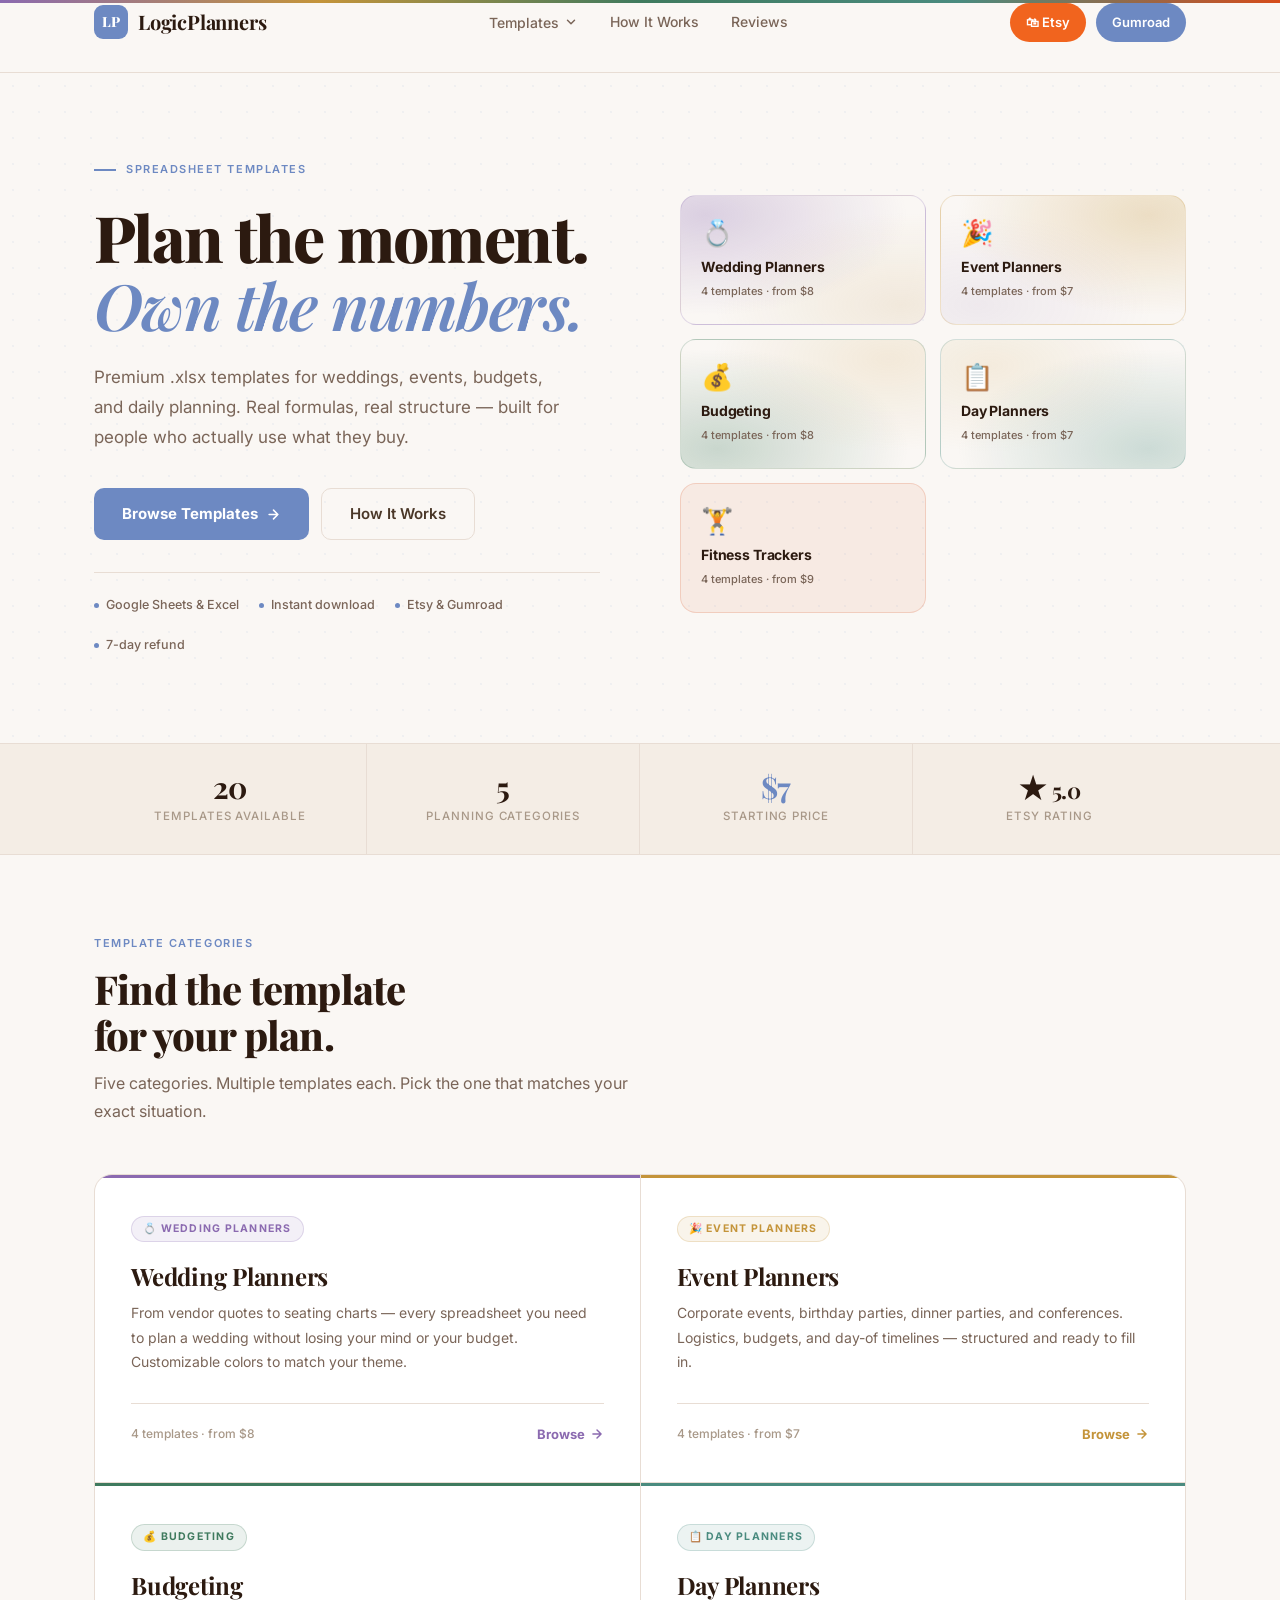
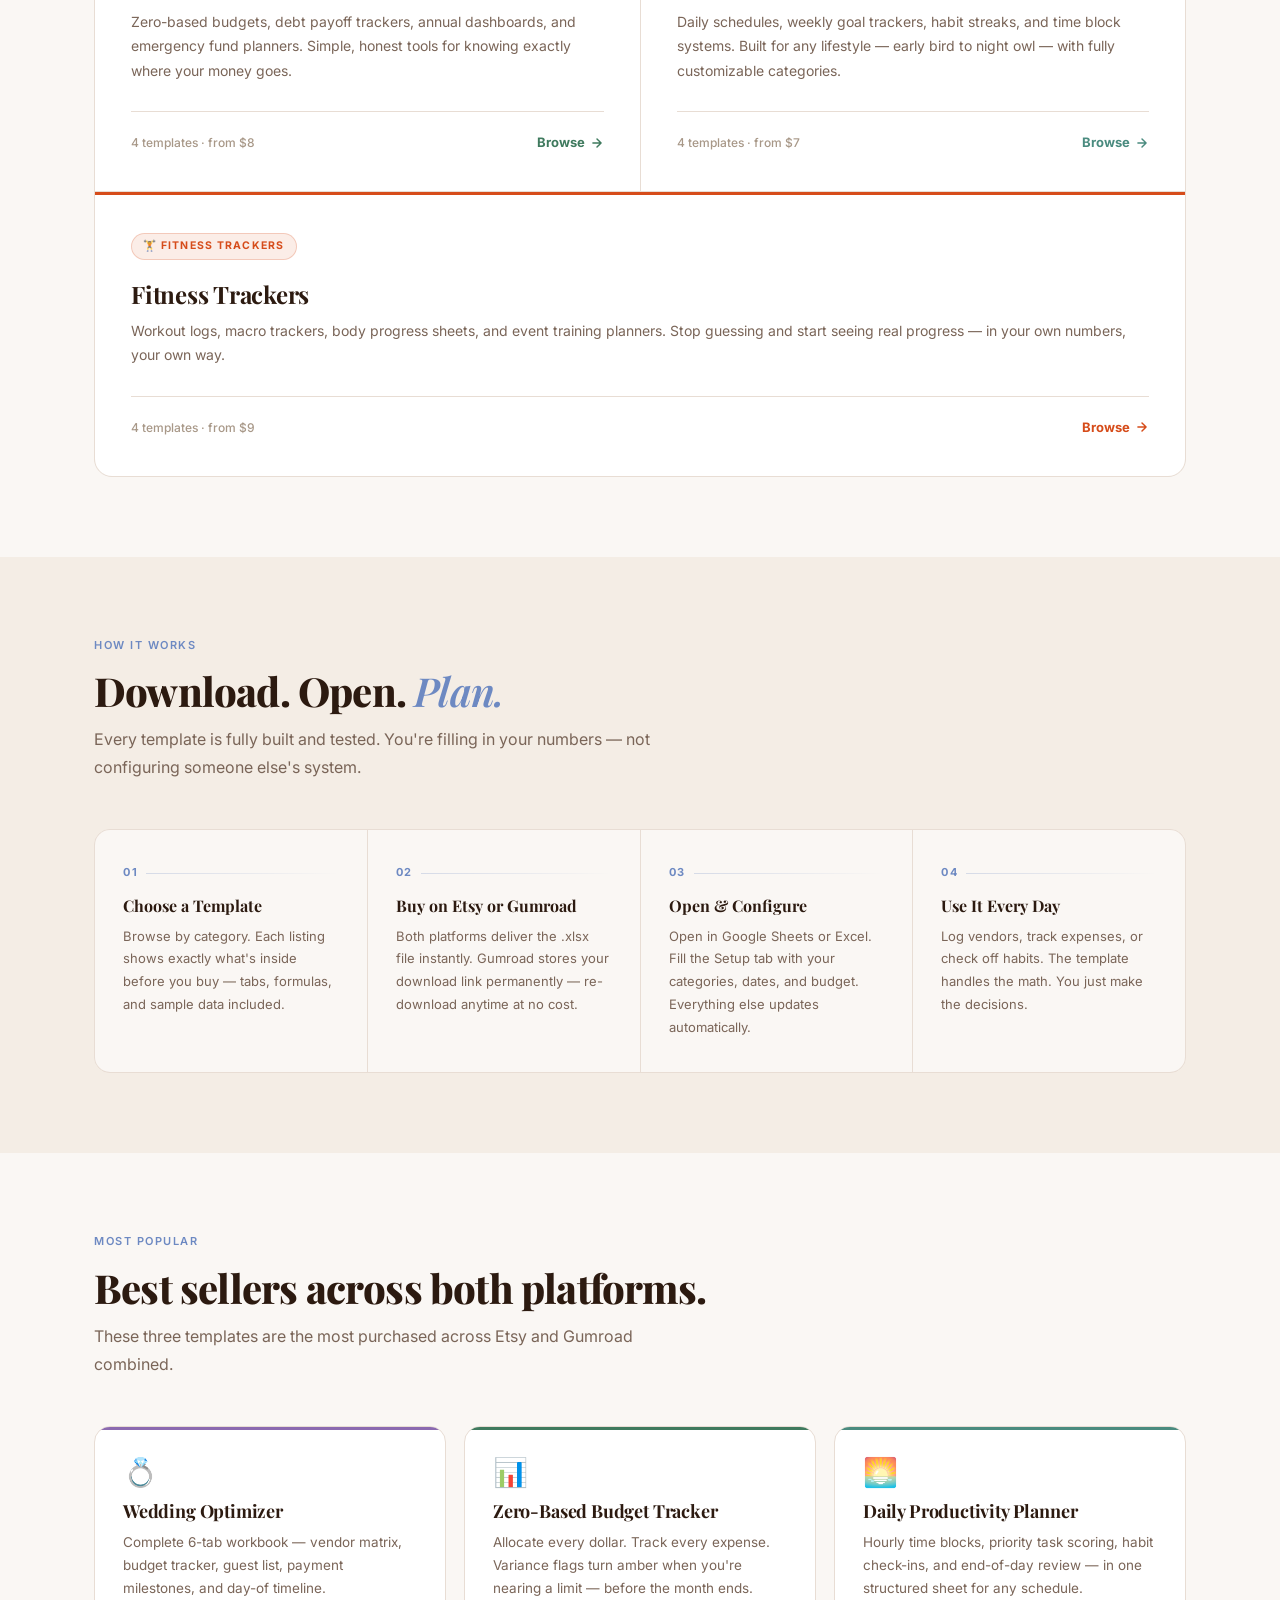
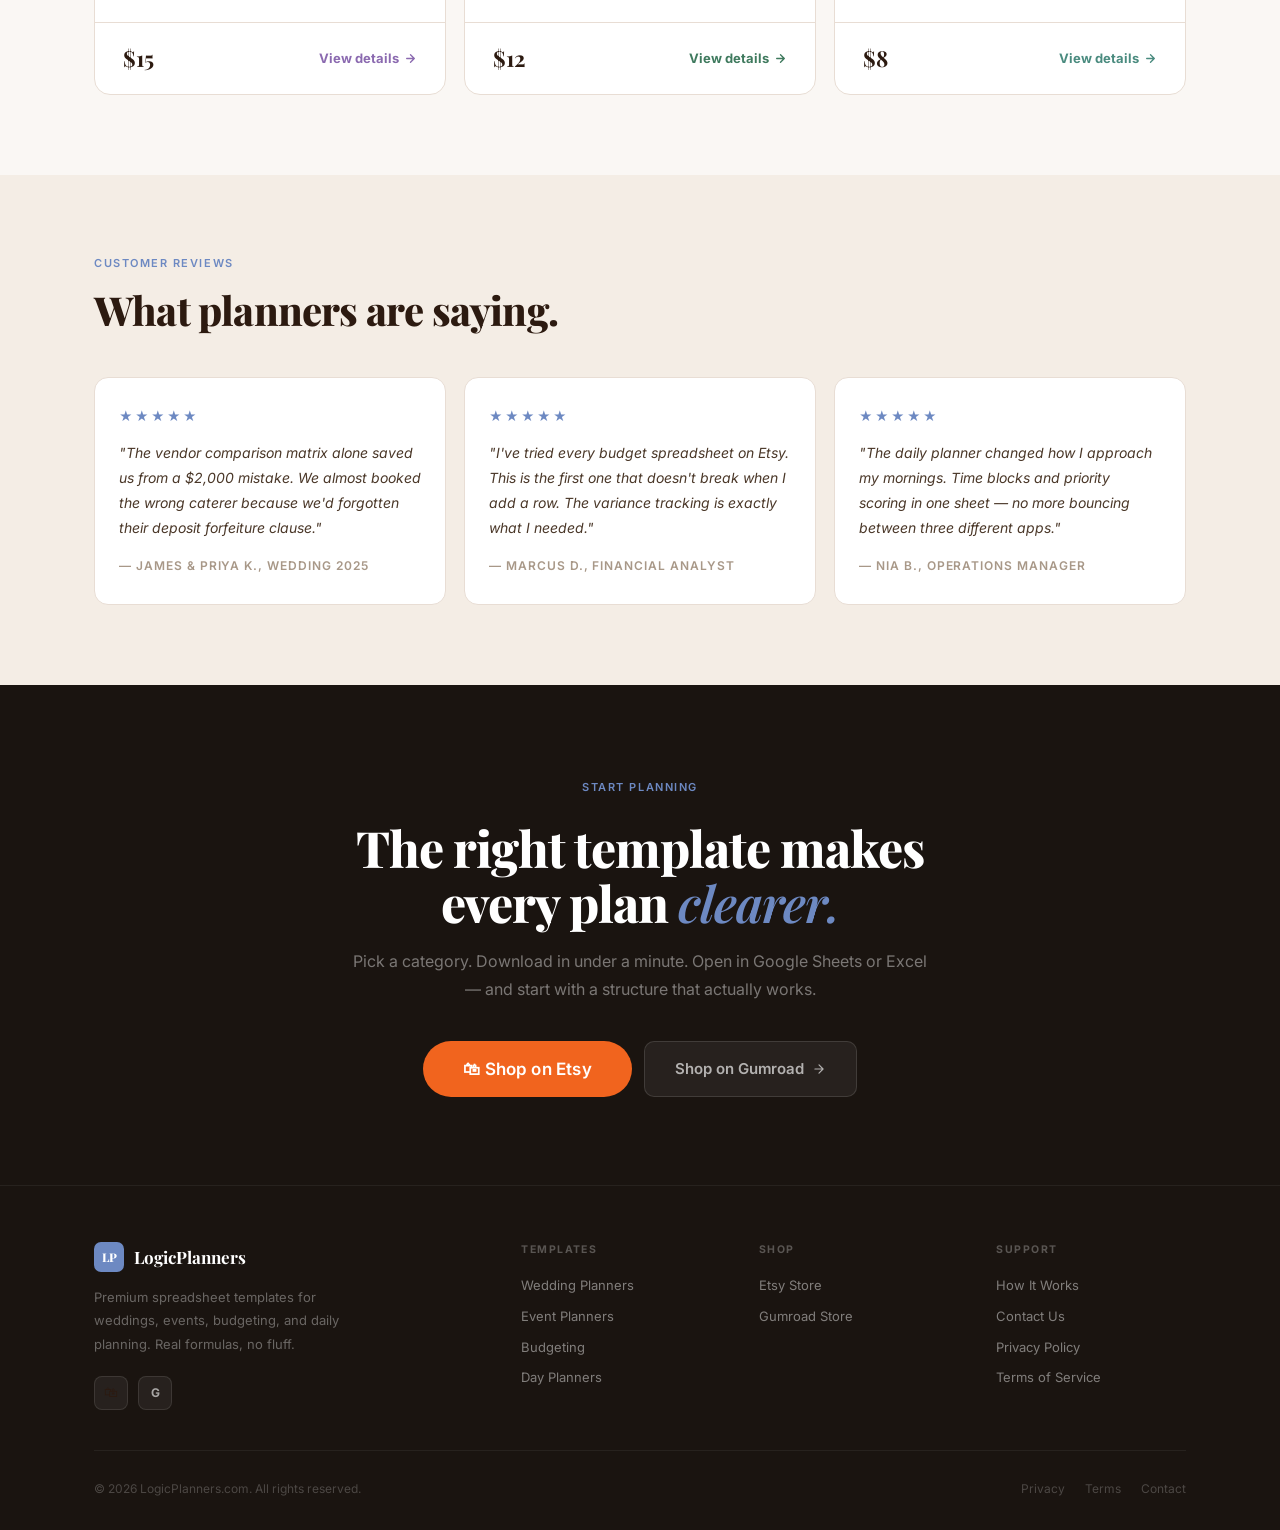
<file: index.html>
<!DOCTYPE html>
<html lang="en">
<head>
  <meta charset="UTF-8">
  <meta name="viewport" content="width=device-width, initial-scale=1.0">
  <meta name="description" content="Premium spreadsheet templates for weddings, events, budgeting, and daily planning. Built for real numbers, not mood boards. Available on Etsy and Gumroad.">
  <title>LogicPlanners — Templates for Every Plan</title>
  <link rel="preconnect" href="https://fonts.googleapis.com">
  <link rel="preconnect" href="https://fonts.gstatic.com" crossorigin>
  <link href="https://fonts.googleapis.com/css2?family=Playfair+Display:ital,wght@0,400;0,600;0,700;0,800;1,400;1,600&family=Inter:ital,opsz,wght@0,14..32,300;0,14..32,400;0,14..32,500;0,14..32,600;0,14..32,700&display=swap" rel="stylesheet">
  <link rel="stylesheet" href="styles.css">
  <script src="https://gumroad.com/js/gumroad.js"></script>

  <style>
    /* ══════════════════════════════════════════
       Homepage — Warm & Cohesive
       ══════════════════════════════════════════ */
    :root {
      /* Homepage accent — warm soft blue */
      --home-blue:        #6D89C2;
      --home-blue-dark:   #5A75AC;
      --home-blue-light:  rgba(109,137,194,0.10);
      --home-blue-border: rgba(109,137,194,0.26);

      --home-ink:         #2C1A10;
      --home-ink-2:       #4A3728;
      --home-ink-3:       #7A6558;
      --home-ink-4:       #A89888;

      --home-cream:       #FAF7F4;
      --home-surface:     #F4EDE5;
      --home-border:      #E8DDD4;
      --home-dark:        #1A1410;

      /* Per-category accent colors */
      --wedding-color:    #8B6AB0;
      --events-color:     #C4943A;
      --budget-color:     #3F7A5E;
      --planner-color:    #4A8B7F;
      --fitness-color:    #D64C1A;
    }

    body { background: var(--home-cream); color: var(--home-ink); }

    /* ── Top accent bar ── */
    .home-top-bar {
      height: 3px;
      background: linear-gradient(90deg,
        var(--wedding-color),
        var(--events-color),
        var(--budget-color),
        var(--planner-color),
        var(--fitness-color)
      );
    }

    /* ── NAV ── */
    .nav {
      background: rgba(250,247,244,0.97);
      border-bottom: 1px solid var(--home-border);
    }
    .nav-logo-text  { color: var(--home-ink); }
    .nav-link       { color: var(--home-ink-3); }
    .nav-link:hover { color: var(--home-ink); background: var(--home-surface); }
    .nav-link.active { color: var(--home-ink); }
    .nav-dropdown-toggle { color: var(--home-ink-3); }
    .nav-dropdown-toggle:hover { color: var(--home-ink); background: var(--home-surface); }
    .nav-dropdown-menu { border-color: var(--home-border); background: #fff; }
    .nav-dropdown-item { color: var(--home-ink-2); }
    .nav-dropdown-item:hover { background: var(--home-surface); }
    .nav-btn-gumroad { background: var(--home-blue); }
    .nav-btn-gumroad:hover { background: var(--home-blue-dark); }

    /* ══════════════════════════════════════════
       HERO
       ══════════════════════════════════════════ */
    .home-hero {
      background: var(--home-cream);
      background-image: radial-gradient(circle, rgba(109,137,194,0.07) 1px, transparent 1px);
      background-size: 26px 26px;
      padding: 80px 0 88px;
    }
    .home-hero-inner {
      display: grid; grid-template-columns: 1fr 1fr;
      gap: 80px; align-items: center;
    }
    @media (max-width: 900px) { .home-hero-inner { grid-template-columns: 1fr; gap: 56px; } }

    .home-hero-eyebrow {
      display: inline-flex; align-items: center; gap: 10px;
      font-size: 11px; font-weight: 600; text-transform: uppercase;
      letter-spacing: 0.14em; color: var(--home-blue); margin-bottom: 24px;
    }
    .home-hero-eyebrow::before {
      content: ''; width: 22px; height: 2px; background: var(--home-blue);
    }
    .home-hero-headline {
      font-family: var(--font-serif);
      font-size: clamp(40px, 5.5vw, 64px);
      font-weight: 800; line-height: 1.07;
      color: var(--home-ink); letter-spacing: -0.025em; margin-bottom: 22px;
    }
    .home-hero-headline em { color: var(--home-blue); font-style: italic; font-weight: 600; }
    .home-hero-sub {
      font-size: 17px; line-height: 1.78;
      color: var(--home-ink-3); margin-bottom: 36px; max-width: 480px;
    }
    .home-hero-actions { display: flex; gap: 12px; flex-wrap: wrap; margin-bottom: 32px; }
    .home-btn-primary {
      display: inline-flex; align-items: center; gap: 8px;
      background: var(--home-blue); color: #fff;
      font-size: 15px; font-weight: 700; padding: 14px 28px;
      border-radius: 10px; border: none; cursor: pointer;
      text-decoration: none; transition: background 0.18s;
      font-family: var(--font-sans);
    }
    .home-btn-primary:hover { background: var(--home-blue-dark); }
    .home-btn-outline {
      display: inline-flex; align-items: center; gap: 8px;
      background: transparent; color: var(--home-ink-2);
      font-size: 15px; font-weight: 600; padding: 13px 28px;
      border-radius: 10px; border: 1.5px solid var(--home-border);
      cursor: pointer; text-decoration: none; transition: all 0.18s;
      font-family: var(--font-sans);
    }
    .home-btn-outline:hover { border-color: var(--home-blue-border); color: var(--home-blue); background: var(--home-blue-light); }
    .home-hero-meta {
      display: flex; gap: 20px; flex-wrap: wrap;
      border-top: 1px solid var(--home-border); padding-top: 22px;
    }
    .home-hero-meta-item {
      display: flex; align-items: center; gap: 7px;
      font-size: 12.5px; color: var(--home-ink-3); font-weight: 500;
    }
    .home-meta-dot {
      width: 5px; height: 5px; border-radius: 50%;
      background: var(--home-blue); flex-shrink: 0;
    }

    /* ── Hero visual — category preview cards ── */
    .home-hero-visual {
      display: grid; grid-template-columns: repeat(2, 1fr);
      gap: 14px;
    }
    .home-cat-preview {
      border-radius: 16px; padding: 24px 20px;
      text-decoration: none; transition: transform 0.2s, box-shadow 0.2s;
      position: relative; overflow: hidden;
    }
    .home-cat-preview:hover {
      transform: translateY(-4px);
      box-shadow: 0 12px 36px rgba(44,26,16,0.12);
    }
    .home-cat-preview-wedding {
      background:
        radial-gradient(ellipse at 10% 15%, rgba(139,106,176,0.28) 0%, transparent 65%),
        radial-gradient(ellipse at 90% 85%, rgba(201,169,110,0.18) 0%, transparent 60%),
        #FAF7F4;
      border: 1px solid rgba(139,106,176,0.22);
    }
    .home-cat-preview-events {
      background:
        radial-gradient(ellipse at 85% 15%, rgba(196,148,58,0.26) 0%, transparent 65%),
        radial-gradient(ellipse at 15% 85%, rgba(139,106,176,0.10) 0%, transparent 60%),
        #FAF7F4;
      border: 1px solid rgba(196,148,58,0.22);
    }
    .home-cat-preview-budget {
      background:
        radial-gradient(ellipse at 15% 85%, rgba(63,122,94,0.26) 0%, transparent 65%),
        radial-gradient(ellipse at 85% 15%, rgba(196,148,58,0.14) 0%, transparent 60%),
        #FAF7F4;
      border: 1px solid rgba(63,122,94,0.22);
    }
    .home-cat-preview-planner {
      background:
        radial-gradient(ellipse at 85% 85%, rgba(74,139,127,0.26) 0%, transparent 65%),
        radial-gradient(ellipse at 20% 20%, rgba(196,148,58,0.12) 0%, transparent 60%),
        #FAF7F4;
      border: 1px solid rgba(74,139,127,0.22);
    }
    .home-cat-preview-emoji { font-size: 26px; margin-bottom: 10px; line-height: 1; display: block; }
    .home-cat-preview-name { font-size: 14px; font-weight: 700; color: var(--home-ink); margin-bottom: 4px; letter-spacing: -0.01em; }
    .home-cat-preview-count { font-size: 11px; color: var(--home-ink-3); font-weight: 500; }
    .home-cat-preview-arrow {
      position: absolute; bottom: 18px; right: 18px;
      width: 28px; height: 28px; border-radius: 7px;
      display: flex; align-items: center; justify-content: center;
      background: rgba(44,26,16,0.07);
      opacity: 0; transition: opacity 0.18s;
    }
    .home-cat-preview:hover .home-cat-preview-arrow { opacity: 1; }

    /* ══════════════════════════════════════════
       STATS BAR
       ══════════════════════════════════════════ */
    .home-stats {
      background: var(--home-surface);
      border-top: 1px solid var(--home-border);
      border-bottom: 1px solid var(--home-border);
    }
    .home-stats-inner { display: grid; grid-template-columns: repeat(4, 1fr); }
    @media (max-width: 640px) { .home-stats-inner { grid-template-columns: repeat(2, 1fr); } }
    .home-stat {
      padding: 28px 24px; text-align: center;
      border-right: 1px solid var(--home-border);
      transition: background 0.18s;
    }
    .home-stat:last-child { border-right: none; }
    .home-stat:hover { background: rgba(109,137,194,0.06); }
    .home-stat-num {
      font-family: var(--font-serif); font-size: 30px; font-weight: 700;
      color: var(--home-ink); line-height: 1; margin-bottom: 5px; display: block;
      letter-spacing: -0.02em;
    }
    .home-stat-num em { color: var(--home-blue); font-style: normal; }
    .home-stat-label { font-size: 11.5px; color: var(--home-ink-4); font-weight: 500; text-transform: uppercase; letter-spacing: 0.08em; display: block; }

    /* ══════════════════════════════════════════
       CATEGORIES
       ══════════════════════════════════════════ */
    .home-categories { background: var(--home-cream); padding: 80px 0; }
    .home-cat-grid {
      display: grid; grid-template-columns: repeat(2, 1fr);
      gap: 1px; background: var(--home-border);
      border: 1px solid var(--home-border); border-radius: 18px;
      overflow: hidden; margin-top: 48px;
    }
    @media (max-width: 768px) { .home-cat-grid { grid-template-columns: 1fr; } }

    .home-cat-tile {
      background: #fff; padding: 38px 36px;
      display: flex; flex-direction: column;
      text-decoration: none; transition: background 0.18s;
      position: relative;
    }
    .home-cat-tile:hover { background: var(--home-cream); }

    /* Colored top border per category */
    .home-cat-tile-wedding { border-top: 3px solid var(--wedding-color); }
    .home-cat-tile-events  { border-top: 3px solid var(--events-color); }
    .home-cat-tile-budget  { border-top: 3px solid var(--budget-color); }
    .home-cat-tile-planner { border-top: 3px solid var(--planner-color); }
    .home-cat-tile-fitness { border-top: 3px solid var(--fitness-color); }

    .home-cat-chip {
      display: inline-flex; align-items: center; gap: 6px;
      font-size: 10.5px; font-weight: 700; letter-spacing: 0.12em;
      text-transform: uppercase; border-radius: 100px;
      padding: 4px 11px; margin-bottom: 20px; width: fit-content;
    }
    .chip-wedding { background: rgba(139,106,176,0.10); color: var(--wedding-color); border: 1px solid rgba(139,106,176,0.22); }
    .chip-events  { background: rgba(196,148,58,0.10);  color: var(--events-color);  border: 1px solid rgba(196,148,58,0.22); }
    .chip-budget  { background: rgba(63,122,94,0.10);   color: var(--budget-color);  border: 1px solid rgba(63,122,94,0.22); }
    .chip-planner { background: rgba(74,139,127,0.10);  color: var(--planner-color); border: 1px solid rgba(74,139,127,0.22); }
    .chip-fitness { background: rgba(214,76,26,0.10);   color: var(--fitness-color); border: 1px solid rgba(214,76,26,0.22); }

    .home-cat-name {
      font-family: var(--font-serif); font-size: 24px; font-weight: 700;
      color: var(--home-ink); margin-bottom: 10px; line-height: 1.2; letter-spacing: -0.01em;
    }
    .home-cat-desc { font-size: 14px; color: var(--home-ink-3); line-height: 1.75; margin-bottom: 28px; flex: 1; }
    .home-cat-footer {
      display: flex; align-items: center; justify-content: space-between;
      padding-top: 20px; border-top: 1px solid var(--home-border);
    }
    .home-cat-count { font-size: 12px; color: var(--home-ink-4); font-weight: 500; }
    .home-cat-link {
      display: flex; align-items: center; gap: 5px;
      font-size: 13px; font-weight: 700; transition: gap 0.18s;
    }
    .home-cat-tile:hover .home-cat-link { gap: 9px; }

    /* ══════════════════════════════════════════
       HOW IT WORKS
       ══════════════════════════════════════════ */
    .home-how { background: var(--home-surface); padding: 80px 0; }
    .home-steps {
      display: grid; grid-template-columns: repeat(4, 1fr);
      gap: 1px; background: var(--home-border);
      border: 1px solid var(--home-border); border-radius: 16px;
      overflow: hidden; margin-top: 48px;
    }
    @media (max-width: 1000px) { .home-steps { grid-template-columns: repeat(2, 1fr); } }
    @media (max-width: 480px)  { .home-steps { grid-template-columns: 1fr; } }
    .home-step { background: var(--home-cream); padding: 34px 28px; transition: background 0.18s; }
    .home-step:hover { background: #fff; }
    .home-step-num {
      font-size: 11px; font-weight: 700; text-transform: uppercase;
      letter-spacing: 0.14em; color: var(--home-blue); margin-bottom: 14px;
      display: flex; align-items: center; gap: 8px;
    }
    .home-step-num::after {
      content: ''; flex: 1; height: 1px;
      background: linear-gradient(90deg, var(--home-blue-border), transparent);
    }
    .home-step-title { font-family: var(--font-serif); font-size: 16px; font-weight: 700; color: var(--home-ink); margin-bottom: 8px; line-height: 1.3; }
    .home-step-desc { font-size: 13px; color: var(--home-ink-3); line-height: 1.75; }

    /* ══════════════════════════════════════════
       FEATURED TEMPLATES
       ══════════════════════════════════════════ */
    .home-featured { background: var(--home-cream); padding: 80px 0; }
    .home-feat-grid {
      display: grid; grid-template-columns: repeat(3, 1fr);
      gap: 18px; margin-top: 48px;
    }
    @media (max-width: 860px)  { .home-feat-grid { grid-template-columns: 1fr; } }

    .home-feat-card {
      background: #fff; border: 1px solid var(--home-border);
      border-radius: 16px; overflow: hidden;
      transition: box-shadow 0.2s, transform 0.2s; text-decoration: none;
      display: flex; flex-direction: column;
    }
    .home-feat-card:hover {
      box-shadow: 0 10px 36px rgba(44,26,16,0.10);
      transform: translateY(-3px);
    }
    .home-feat-top { padding: 28px 28px 22px; border-bottom: 1px solid var(--home-border); flex: 1; }
    .home-feat-top-wedding { border-top: 3px solid var(--wedding-color); }
    .home-feat-top-budget  { border-top: 3px solid var(--budget-color); }
    .home-feat-top-planner { border-top: 3px solid var(--planner-color); }
    .home-feat-icon { font-size: 28px; margin-bottom: 14px; display: block; line-height: 1; }
    .home-feat-name { font-family: var(--font-serif); font-size: 18px; font-weight: 700; color: var(--home-ink); margin-bottom: 8px; letter-spacing: -0.01em; line-height: 1.3; }
    .home-feat-desc { font-size: 13.5px; color: var(--home-ink-3); line-height: 1.7; }
    .home-feat-bottom {
      padding: 18px 28px; display: flex;
      align-items: center; justify-content: space-between;
    }
    .home-feat-price { font-family: var(--font-serif); font-size: 22px; font-weight: 700; color: var(--home-ink); }
    .home-feat-link {
      font-size: 13px; font-weight: 700;
      display: flex; align-items: center; gap: 5px; transition: gap 0.18s;
    }
    .home-feat-card:hover .home-feat-link { gap: 9px; }

    /* ══════════════════════════════════════════
       TESTIMONIALS
       ══════════════════════════════════════════ */
    .home-testimonials { background: var(--home-surface); padding: 80px 0; }
    .home-testi-grid {
      display: grid; grid-template-columns: repeat(3, 1fr);
      gap: 18px; margin-top: 44px;
    }
    @media (max-width: 768px) { .home-testi-grid { grid-template-columns: 1fr; } }

    .home-testi-card {
      background: #fff; border: 1px solid var(--home-border);
      border-radius: 14px; padding: 28px 24px; transition: box-shadow 0.2s;
    }
    .home-testi-card:hover { box-shadow: 0 6px 24px rgba(44,26,16,0.07); }
    .home-testi-stars { color: var(--home-blue); font-size: 13px; letter-spacing: 2px; margin-bottom: 14px; }
    .home-testi-quote { font-size: 14px; color: var(--home-ink-2); line-height: 1.78; margin-bottom: 16px; font-style: italic; }
    .home-testi-author { font-size: 12px; font-weight: 600; color: var(--home-ink-4); text-transform: uppercase; letter-spacing: 0.08em; }

    /* ══════════════════════════════════════════
       CTA
       ══════════════════════════════════════════ */
    .home-cta { background: var(--home-dark); padding: 88px 0; }
    .home-cta-inner { text-align: center; max-width: 580px; margin: 0 auto; }
    .home-cta-eyebrow {
      display: inline-block; font-size: 11px; font-weight: 600;
      text-transform: uppercase; letter-spacing: 0.14em;
      color: var(--home-blue); margin-bottom: 24px;
    }
    .home-cta-heading {
      font-family: var(--font-serif);
      font-size: clamp(30px, 5vw, 50px);
      font-weight: 800; line-height: 1.1; color: #fff;
      letter-spacing: -0.02em; margin-bottom: 18px;
    }
    .home-cta-heading em { color: var(--home-blue); font-style: italic; font-weight: 600; }
    .home-cta-sub { font-size: 16px; color: rgba(255,255,255,0.42); line-height: 1.72; margin-bottom: 38px; }
    .home-cta-btns { display: flex; gap: 12px; justify-content: center; flex-wrap: wrap; }
    .home-cta-btn-primary {
      display: inline-flex; align-items: center; gap: 8px;
      background: var(--home-blue); color: #fff;
      font-size: 15px; font-weight: 700; padding: 15px 30px;
      border-radius: 10px; border: none; cursor: pointer;
      text-decoration: none; transition: background 0.18s;
      font-family: var(--font-sans);
    }
    .home-cta-btn-primary:hover { background: var(--home-blue-dark); }
    .home-cta-btn-ghost {
      display: inline-flex; align-items: center; gap: 8px;
      background: rgba(255,255,255,0.06); color: rgba(255,255,255,0.65);
      border: 1px solid rgba(255,255,255,0.12);
      font-size: 15px; font-weight: 600; padding: 15px 30px;
      border-radius: 10px; cursor: pointer; text-decoration: none;
      transition: all 0.18s; font-family: var(--font-sans);
    }
    .home-cta-btn-ghost:hover { background: rgba(255,255,255,0.10); color: #fff; }

    /* ── FOOTER ── */
    .home-footer {
      background: var(--home-dark);
      border-top: 1px solid rgba(255,255,255,0.06);
      padding: 56px 0 32px;
    }
    .home-footer .footer-top { display: grid; grid-template-columns: 2fr 1fr 1fr 1fr; gap: 48px; margin-bottom: 40px; }
    @media (max-width: 1024px) { .home-footer .footer-top { grid-template-columns: 1fr 1fr; } .home-footer .footer-top > :first-child { grid-column: 1 / -1; } }
    @media (max-width: 600px)  { .home-footer .footer-top { grid-template-columns: 1fr; gap: 28px; } }

    .home-footer-logo { display: flex; align-items: center; gap: 10px; margin-bottom: 14px; }
    .home-footer-logo-mark {
      width: 30px; height: 30px; border-radius: 7px;
      background: var(--home-blue); display: flex;
      align-items: center; justify-content: center;
      font-family: var(--font-serif); font-size: 12px; font-weight: 800; color: #fff;
    }
    .home-footer-logo-text { font-family: var(--font-serif); font-size: 17px; font-weight: 700; color: #fff; }
    .home-footer-desc { font-size: 13px; color: rgba(255,255,255,0.35); line-height: 1.78; max-width: 260px; margin-bottom: 20px; }
    .home-footer-social { display: flex; gap: 10px; }
    .home-footer-social-link {
      width: 34px; height: 34px; border-radius: 8px;
      background: rgba(255,255,255,0.06); border: 1px solid rgba(255,255,255,0.10);
      display: flex; align-items: center; justify-content: center;
      font-size: 14px; transition: all 0.2s;
    }
    .home-footer-social-link:hover { background: rgba(196,148,58,0.25); border-color: rgba(196,148,58,0.4); }
    .home-footer-col-title { font-size: 10.5px; font-weight: 700; letter-spacing: 0.14em; text-transform: uppercase; color: rgba(255,255,255,0.28); margin-bottom: 16px; }
    .home-footer-col-links { display: flex; flex-direction: column; gap: 10px; }
    .home-footer-col-links a { font-size: 13px; color: rgba(255,255,255,0.45); transition: color 0.2s; text-decoration: none; }
    .home-footer-col-links a:hover { color: var(--home-blue); }
    .home-footer-bottom {
      padding-top: 28px; border-top: 1px solid rgba(255,255,255,0.06);
      display: flex; align-items: center; justify-content: space-between; flex-wrap: wrap; gap: 12px;
    }
    .home-footer-copy { font-size: 12px; color: rgba(255,255,255,0.22); }
    .home-footer-bottom-links { display: flex; gap: 20px; }
    .home-footer-bottom-links a { font-size: 12px; color: rgba(255,255,255,0.22); text-decoration: none; transition: color 0.2s; }
    .home-footer-bottom-links a:hover { color: var(--home-blue); }

    /* Shared heading helper for this page */
    .home-eyebrow {
      display: inline-block; font-size: 11px; font-weight: 600;
      text-transform: uppercase; letter-spacing: 0.14em;
      color: var(--home-blue); margin-bottom: 14px;
    }
    .home-heading {
      font-family: var(--font-serif); font-size: clamp(26px, 3.5vw, 40px);
      font-weight: 800; line-height: 1.15; letter-spacing: -0.02em;
      color: var(--home-ink); margin-bottom: 12px;
    }
    .home-heading em { color: var(--home-blue); font-style: italic; font-weight: 600; }
    .home-subheading { font-size: 16px; color: var(--home-ink-3); line-height: 1.72; max-width: 560px; }
  </style>
</head>
<body>

<div class="home-top-bar"></div>

<!-- ── NAV ── -->
<nav class="nav">
  <div class="container">
    <div class="nav-inner">
      <a href="index.html" class="nav-logo">
        <span class="nav-logo-mark">LP</span>
        <span class="nav-logo-text">LogicPlanners</span>
      </a>
      <div class="nav-links">
        <div class="nav-dropdown">
          <button class="nav-dropdown-toggle">
            Templates
            <svg width="14" height="14" viewBox="0 0 24 24" fill="none" stroke="currentColor" stroke-width="2.5" stroke-linecap="round" stroke-linejoin="round"><path d="M6 9l6 6 6-6"/></svg>
          </button>
          <div class="nav-dropdown-menu">
            <a href="wedding-planners.html" class="nav-dropdown-item"><span class="nav-dropdown-icon">💍</span>Wedding Planners</a>
            <a href="event-planners.html"   class="nav-dropdown-item"><span class="nav-dropdown-icon">🎉</span>Event Planners</a>
            <a href="budgeting.html"        class="nav-dropdown-item"><span class="nav-dropdown-icon">💰</span>Budgeting</a>
            <a href="day-planners.html"     class="nav-dropdown-item"><span class="nav-dropdown-icon">📋</span>Day Planners</a>
            <a href="fitness-trackers.html" class="nav-dropdown-item"><span class="nav-dropdown-icon">🏋️</span>Fitness Trackers</a>
          </div>
        </div>
        <a href="#how-it-works" class="nav-link">How It Works</a>
        <a href="#testimonials"  class="nav-link">Reviews</a>
      </div>
      <div class="nav-right">
        <a href="https://www.etsy.com/shop/LogicPlanners" target="_blank" rel="noopener" class="nav-btn-etsy">🛍 Etsy</a>
        <a href="https://logicplanners.gumroad.com" target="_blank" rel="noopener" class="nav-btn-gumroad">Gumroad</a>
      </div>
      <button class="nav-hamburger" id="hamburger" aria-label="Open menu">
        <span></span><span></span><span></span>
      </button>
    </div>
  </div>
</nav>
<div class="nav-mobile" id="mobileMenu">
  <a href="wedding-planners.html" class="nav-mobile-link">💍 Wedding Planners</a>
  <a href="event-planners.html"   class="nav-mobile-link">🎉 Event Planners</a>
  <a href="budgeting.html"        class="nav-mobile-link">💰 Budgeting</a>
  <a href="day-planners.html"     class="nav-mobile-link">📋 Day Planners</a>
  <a href="fitness-trackers.html" class="nav-mobile-link">🏋️ Fitness Trackers</a>
  <a href="#how-it-works"         class="nav-mobile-link">How It Works</a>
  <a href="#testimonials"         class="nav-mobile-link">Reviews</a>
  <div class="nav-mobile-btns">
    <a href="https://www.etsy.com/shop/LogicPlanners" target="_blank" rel="noopener" class="btn btn-etsy" style="justify-content:center;">🛍 Shop on Etsy</a>
    <a href="https://logicplanners.gumroad.com" target="_blank" rel="noopener" class="btn btn-primary" style="justify-content:center;background:var(--home-blue);">Shop on Gumroad</a>
  </div>
</div>

<!-- ══════════════════════════════════════════
     HERO
     ══════════════════════════════════════════ -->
<section class="home-hero">
  <div class="container">
    <div class="home-hero-inner">

      <div>
        <div class="home-hero-eyebrow">Spreadsheet Templates</div>
        <h1 class="home-hero-headline">
          Plan the moment.<br>
          <em>Own the numbers.</em>
        </h1>
        <p class="home-hero-sub">Premium .xlsx templates for weddings, events, budgets, and daily planning. Real formulas, real structure — built for people who actually use what they buy.</p>
        <div class="home-hero-actions">
          <a href="#categories" class="home-btn-primary">
            Browse Templates
            <svg width="15" height="15" viewBox="0 0 24 24" fill="none" stroke="currentColor" stroke-width="2.5" stroke-linecap="round" stroke-linejoin="round"><path d="M5 12h14M12 5l7 7-7 7"/></svg>
          </a>
          <a href="#how-it-works" class="home-btn-outline">How It Works</a>
        </div>
        <div class="home-hero-meta">
          <span class="home-hero-meta-item"><span class="home-meta-dot"></span>Google Sheets &amp; Excel</span>
          <span class="home-hero-meta-item"><span class="home-meta-dot"></span>Instant download</span>
          <span class="home-hero-meta-item"><span class="home-meta-dot"></span>Etsy &amp; Gumroad</span>
          <span class="home-hero-meta-item"><span class="home-meta-dot"></span>7-day refund</span>
        </div>
      </div>

      <!-- Category preview grid -->
      <div class="home-hero-visual">

        <a href="wedding-planners.html" class="home-cat-preview home-cat-preview-wedding">
          <span class="home-cat-preview-emoji">💍</span>
          <div class="home-cat-preview-name">Wedding Planners</div>
          <div class="home-cat-preview-count">4 templates · from $8</div>
          <span class="home-cat-preview-arrow">
            <svg width="13" height="13" viewBox="0 0 24 24" fill="none" stroke="currentColor" stroke-width="2.5" stroke-linecap="round" stroke-linejoin="round"><path d="M5 12h14M12 5l7 7-7 7"/></svg>
          </span>
        </a>

        <a href="event-planners.html" class="home-cat-preview home-cat-preview-events">
          <span class="home-cat-preview-emoji">🎉</span>
          <div class="home-cat-preview-name">Event Planners</div>
          <div class="home-cat-preview-count">4 templates · from $7</div>
          <span class="home-cat-preview-arrow">
            <svg width="13" height="13" viewBox="0 0 24 24" fill="none" stroke="currentColor" stroke-width="2.5" stroke-linecap="round" stroke-linejoin="round"><path d="M5 12h14M12 5l7 7-7 7"/></svg>
          </span>
        </a>

        <a href="budgeting.html" class="home-cat-preview home-cat-preview-budget">
          <span class="home-cat-preview-emoji">💰</span>
          <div class="home-cat-preview-name">Budgeting</div>
          <div class="home-cat-preview-count">4 templates · from $8</div>
          <span class="home-cat-preview-arrow">
            <svg width="13" height="13" viewBox="0 0 24 24" fill="none" stroke="currentColor" stroke-width="2.5" stroke-linecap="round" stroke-linejoin="round"><path d="M5 12h14M12 5l7 7-7 7"/></svg>
          </span>
        </a>

        <a href="day-planners.html" class="home-cat-preview home-cat-preview-planner">
          <span class="home-cat-preview-emoji">📋</span>
          <div class="home-cat-preview-name">Day Planners</div>
          <div class="home-cat-preview-count">4 templates · from $7</div>
          <span class="home-cat-preview-arrow">
            <svg width="13" height="13" viewBox="0 0 24 24" fill="none" stroke="currentColor" stroke-width="2.5" stroke-linecap="round" stroke-linejoin="round"><path d="M5 12h14M12 5l7 7-7 7"/></svg>
          </span>
        </a>

        <a href="fitness-trackers.html" class="home-cat-preview" style="background:rgba(214,76,26,0.07);border:1px solid rgba(214,76,26,0.18);color:var(--fitness-color);">
          <span class="home-cat-preview-emoji">🏋️</span>
          <div class="home-cat-preview-name">Fitness Trackers</div>
          <div class="home-cat-preview-count">4 templates · from $9</div>
          <span class="home-cat-preview-arrow">
            <svg width="13" height="13" viewBox="0 0 24 24" fill="none" stroke="currentColor" stroke-width="2.5" stroke-linecap="round" stroke-linejoin="round"><path d="M5 12h14M12 5l7 7-7 7"/></svg>
          </span>
        </a>

      </div>
    </div>
  </div>
</section>

<!-- ── STATS BAR ── -->
<div class="home-stats">
  <div class="container" style="padding:0 24px;">
    <div class="home-stats-inner">
      <div class="home-stat"><span class="home-stat-num">20</span><span class="home-stat-label">Templates available</span></div>
      <div class="home-stat"><span class="home-stat-num">5</span><span class="home-stat-label">Planning categories</span></div>
      <div class="home-stat"><span class="home-stat-num"><em>$7</em></span><span class="home-stat-label">Starting price</span></div>
      <div class="home-stat"><span class="home-stat-num">★ <span style="font-size:22px;font-family:var(--font-serif)">5.0</span></span><span class="home-stat-label">Etsy rating</span></div>
    </div>
  </div>
</div>

<!-- ══════════════════════════════════════════
     CATEGORIES
     ══════════════════════════════════════════ -->
<section class="home-categories" id="categories">
  <div class="container">
    <span class="home-eyebrow" style="display:block;">Template Categories</span>
    <h2 class="home-heading">Find the template<br>for your plan.</h2>
    <p class="home-subheading">Five categories. Multiple templates each. Pick the one that matches your exact situation.</p>
    <div class="home-cat-grid">

      <a href="wedding-planners.html" class="home-cat-tile home-cat-tile-wedding">
        <span class="home-cat-chip chip-wedding">💍 Wedding Planners</span>
        <div class="home-cat-name">Wedding Planners</div>
        <p class="home-cat-desc">From vendor quotes to seating charts — every spreadsheet you need to plan a wedding without losing your mind or your budget. Customizable colors to match your theme.</p>
        <div class="home-cat-footer">
          <span class="home-cat-count">4 templates · from $8</span>
          <span class="home-cat-link" style="color:var(--wedding-color);">
            Browse
            <svg width="14" height="14" viewBox="0 0 24 24" fill="none" stroke="currentColor" stroke-width="2.5" stroke-linecap="round" stroke-linejoin="round"><path d="M5 12h14M12 5l7 7-7 7"/></svg>
          </span>
        </div>
      </a>

      <a href="event-planners.html" class="home-cat-tile home-cat-tile-events">
        <span class="home-cat-chip chip-events">🎉 Event Planners</span>
        <div class="home-cat-name">Event Planners</div>
        <p class="home-cat-desc">Corporate events, birthday parties, dinner parties, and conferences. Logistics, budgets, and day-of timelines — structured and ready to fill in.</p>
        <div class="home-cat-footer">
          <span class="home-cat-count">4 templates · from $7</span>
          <span class="home-cat-link" style="color:var(--events-color);">
            Browse
            <svg width="14" height="14" viewBox="0 0 24 24" fill="none" stroke="currentColor" stroke-width="2.5" stroke-linecap="round" stroke-linejoin="round"><path d="M5 12h14M12 5l7 7-7 7"/></svg>
          </span>
        </div>
      </a>

      <a href="budgeting.html" class="home-cat-tile home-cat-tile-budget">
        <span class="home-cat-chip chip-budget">💰 Budgeting</span>
        <div class="home-cat-name">Budgeting</div>
        <p class="home-cat-desc">Zero-based budgets, debt payoff trackers, annual dashboards, and emergency fund planners. Simple, honest tools for knowing exactly where your money goes.</p>
        <div class="home-cat-footer">
          <span class="home-cat-count">4 templates · from $8</span>
          <span class="home-cat-link" style="color:var(--budget-color);">
            Browse
            <svg width="14" height="14" viewBox="0 0 24 24" fill="none" stroke="currentColor" stroke-width="2.5" stroke-linecap="round" stroke-linejoin="round"><path d="M5 12h14M12 5l7 7-7 7"/></svg>
          </span>
        </div>
      </a>

      <a href="day-planners.html" class="home-cat-tile home-cat-tile-planner">
        <span class="home-cat-chip chip-planner">📋 Day Planners</span>
        <div class="home-cat-name">Day Planners</div>
        <p class="home-cat-desc">Daily schedules, weekly goal trackers, habit streaks, and time block systems. Built for any lifestyle — early bird to night owl — with fully customizable categories.</p>
        <div class="home-cat-footer">
          <span class="home-cat-count">4 templates · from $7</span>
          <span class="home-cat-link" style="color:var(--planner-color);">
            Browse
            <svg width="14" height="14" viewBox="0 0 24 24" fill="none" stroke="currentColor" stroke-width="2.5" stroke-linecap="round" stroke-linejoin="round"><path d="M5 12h14M12 5l7 7-7 7"/></svg>
          </span>
        </div>
      </a>

      <a href="fitness-trackers.html" class="home-cat-tile home-cat-tile-fitness" style="grid-column: 1 / -1;">
        <span class="home-cat-chip chip-fitness">🏋️ Fitness Trackers</span>
        <div class="home-cat-name">Fitness Trackers</div>
        <p class="home-cat-desc">Workout logs, macro trackers, body progress sheets, and event training planners. Stop guessing and start seeing real progress — in your own numbers, your own way.</p>
        <div class="home-cat-footer">
          <span class="home-cat-count">4 templates · from $9</span>
          <span class="home-cat-link" style="color:var(--fitness-color);">
            Browse
            <svg width="14" height="14" viewBox="0 0 24 24" fill="none" stroke="currentColor" stroke-width="2.5" stroke-linecap="round" stroke-linejoin="round"><path d="M5 12h14M12 5l7 7-7 7"/></svg>
          </span>
        </div>
      </a>

    </div>
  </div>
</section>

<!-- ══════════════════════════════════════════
     HOW IT WORKS
     ══════════════════════════════════════════ -->
<section class="home-how" id="how-it-works">
  <div class="container">
    <span class="home-eyebrow" style="display:block;">How It Works</span>
    <h2 class="home-heading">Download. Open. <em>Plan.</em></h2>
    <p class="home-subheading">Every template is fully built and tested. You're filling in your numbers — not configuring someone else's system.</p>
    <div class="home-steps">
      <div class="home-step">
        <div class="home-step-num">01</div>
        <div class="home-step-title">Choose a Template</div>
        <p class="home-step-desc">Browse by category. Each listing shows exactly what's inside before you buy — tabs, formulas, and sample data included.</p>
      </div>
      <div class="home-step">
        <div class="home-step-num">02</div>
        <div class="home-step-title">Buy on Etsy or Gumroad</div>
        <p class="home-step-desc">Both platforms deliver the .xlsx file instantly. Gumroad stores your download link permanently — re-download anytime at no cost.</p>
      </div>
      <div class="home-step">
        <div class="home-step-num">03</div>
        <div class="home-step-title">Open &amp; Configure</div>
        <p class="home-step-desc">Open in Google Sheets or Excel. Fill the Setup tab with your categories, dates, and budget. Everything else updates automatically.</p>
      </div>
      <div class="home-step">
        <div class="home-step-num">04</div>
        <div class="home-step-title">Use It Every Day</div>
        <p class="home-step-desc">Log vendors, track expenses, or check off habits. The template handles the math. You just make the decisions.</p>
      </div>
    </div>
  </div>
</section>

<!-- ══════════════════════════════════════════
     FEATURED TEMPLATES
     ══════════════════════════════════════════ -->
<section class="home-featured">
  <div class="container">
    <span class="home-eyebrow" style="display:block;">Most Popular</span>
    <h2 class="home-heading">Best sellers across both platforms.</h2>
    <p class="home-subheading">These three templates are the most purchased across Etsy and Gumroad combined.</p>
    <div class="home-feat-grid">

      <a href="wedding-planners.html" class="home-feat-card">
        <div class="home-feat-top home-feat-top-wedding">
          <span class="home-feat-icon">💍</span>
          <div class="home-feat-name">Wedding Optimizer</div>
          <p class="home-feat-desc">Complete 6-tab workbook — vendor matrix, budget tracker, guest list, payment milestones, and day-of timeline.</p>
        </div>
        <div class="home-feat-bottom">
          <span class="home-feat-price">$15</span>
          <span class="home-feat-link" style="color:var(--wedding-color);">
            View details
            <svg width="13" height="13" viewBox="0 0 24 24" fill="none" stroke="currentColor" stroke-width="2.5" stroke-linecap="round" stroke-linejoin="round"><path d="M5 12h14M12 5l7 7-7 7"/></svg>
          </span>
        </div>
      </a>

      <a href="budgeting.html" class="home-feat-card">
        <div class="home-feat-top home-feat-top-budget">
          <span class="home-feat-icon">📊</span>
          <div class="home-feat-name">Zero-Based Budget Tracker</div>
          <p class="home-feat-desc">Allocate every dollar. Track every expense. Variance flags turn amber when you're nearing a limit — before the month ends.</p>
        </div>
        <div class="home-feat-bottom">
          <span class="home-feat-price">$12</span>
          <span class="home-feat-link" style="color:var(--budget-color);">
            View details
            <svg width="13" height="13" viewBox="0 0 24 24" fill="none" stroke="currentColor" stroke-width="2.5" stroke-linecap="round" stroke-linejoin="round"><path d="M5 12h14M12 5l7 7-7 7"/></svg>
          </span>
        </div>
      </a>

      <a href="day-planners.html" class="home-feat-card">
        <div class="home-feat-top home-feat-top-planner">
          <span class="home-feat-icon">🌅</span>
          <div class="home-feat-name">Daily Productivity Planner</div>
          <p class="home-feat-desc">Hourly time blocks, priority task scoring, habit check-ins, and end-of-day review — in one structured sheet for any schedule.</p>
        </div>
        <div class="home-feat-bottom">
          <span class="home-feat-price">$8</span>
          <span class="home-feat-link" style="color:var(--planner-color);">
            View details
            <svg width="13" height="13" viewBox="0 0 24 24" fill="none" stroke="currentColor" stroke-width="2.5" stroke-linecap="round" stroke-linejoin="round"><path d="M5 12h14M12 5l7 7-7 7"/></svg>
          </span>
        </div>
      </a>

    </div>
  </div>
</section>

<!-- ══════════════════════════════════════════
     TESTIMONIALS
     ══════════════════════════════════════════ -->
<section class="home-testimonials" id="testimonials">
  <div class="container">
    <span class="home-eyebrow" style="display:block;">Customer Reviews</span>
    <h2 class="home-heading">What planners are saying.</h2>
    <div class="home-testi-grid">
      <div class="home-testi-card">
        <div class="home-testi-stars">★★★★★</div>
        <p class="home-testi-quote">"The vendor comparison matrix alone saved us from a $2,000 mistake. We almost booked the wrong caterer because we'd forgotten their deposit forfeiture clause."</p>
        <div class="home-testi-author">— James &amp; Priya K., Wedding 2025</div>
      </div>
      <div class="home-testi-card">
        <div class="home-testi-stars">★★★★★</div>
        <p class="home-testi-quote">"I've tried every budget spreadsheet on Etsy. This is the first one that doesn't break when I add a row. The variance tracking is exactly what I needed."</p>
        <div class="home-testi-author">— Marcus D., Financial Analyst</div>
      </div>
      <div class="home-testi-card">
        <div class="home-testi-stars">★★★★★</div>
        <p class="home-testi-quote">"The daily planner changed how I approach my mornings. Time blocks and priority scoring in one sheet — no more bouncing between three different apps."</p>
        <div class="home-testi-author">— Nia B., Operations Manager</div>
      </div>
    </div>
  </div>
</section>

<!-- ══════════════════════════════════════════
     CTA
     ══════════════════════════════════════════ -->
<section class="home-cta">
  <div class="container">
    <div class="home-cta-inner">
      <span class="home-cta-eyebrow">Start Planning</span>
      <div class="home-cta-heading">The right template makes<br>every plan <em>clearer.</em></div>
      <p class="home-cta-sub">Pick a category. Download in under a minute. Open in Google Sheets or Excel — and start with a structure that actually works.</p>
      <div class="home-cta-btns">
        <a href="https://www.etsy.com/shop/LogicPlanners" target="_blank" rel="noopener" class="btn btn-etsy btn-lg">🛍 Shop on Etsy</a>
        <a href="https://logicplanners.gumroad.com" target="_blank" rel="noopener" class="home-cta-btn-ghost">
          Shop on Gumroad
          <svg width="14" height="14" viewBox="0 0 24 24" fill="none" stroke="currentColor" stroke-width="2" stroke-linecap="round" stroke-linejoin="round"><path d="M5 12h14M12 5l7 7-7 7"/></svg>
        </a>
      </div>
    </div>
  </div>
</section>

<!-- ── FOOTER ── -->
<footer class="home-footer">
  <div class="container">
    <div class="footer-top">
      <div>
        <div class="home-footer-logo">
          <span class="home-footer-logo-mark">LP</span>
          <span class="home-footer-logo-text">LogicPlanners</span>
        </div>
        <p class="home-footer-desc">Premium spreadsheet templates for weddings, events, budgeting, and daily planning. Real formulas, no fluff.</p>
        <div class="home-footer-social">
          <a href="https://www.etsy.com/shop/LogicPlanners" target="_blank" rel="noopener" class="home-footer-social-link">🛍</a>
          <a href="https://logicplanners.gumroad.com" target="_blank" rel="noopener" class="home-footer-social-link" style="font-size:12px;font-weight:700;color:rgba(255,255,255,0.6);">G</a>
        </div>
      </div>
      <div>
        <div class="home-footer-col-title">Templates</div>
        <div class="home-footer-col-links">
          <a href="wedding-planners.html">Wedding Planners</a>
          <a href="event-planners.html">Event Planners</a>
          <a href="budgeting.html">Budgeting</a>
          <a href="day-planners.html">Day Planners</a>
        </div>
      </div>
      <div>
        <div class="home-footer-col-title">Shop</div>
        <div class="home-footer-col-links">
          <a href="https://www.etsy.com/shop/LogicPlanners" target="_blank" rel="noopener">Etsy Store</a>
          <a href="https://logicplanners.gumroad.com" target="_blank" rel="noopener">Gumroad Store</a>
        </div>
      </div>
      <div>
        <div class="home-footer-col-title">Support</div>
        <div class="home-footer-col-links">
          <a href="#how-it-works">How It Works</a>
          <a href="mailto:support@logicplanners.com">Contact Us</a>
          <a href="/privacy">Privacy Policy</a>
          <a href="/terms">Terms of Service</a>
        </div>
      </div>
    </div>
    <div class="home-footer-bottom">
      <span class="home-footer-copy">&copy; 2026 LogicPlanners.com. All rights reserved.</span>
      <div class="home-footer-bottom-links">
        <a href="/privacy">Privacy</a>
        <a href="/terms">Terms</a>
        <a href="mailto:support@logicplanners.com">Contact</a>
      </div>
    </div>
  </div>
</footer>

<script>
  document.getElementById('hamburger').addEventListener('click', () =>
    document.getElementById('mobileMenu').classList.toggle('open'));
</script>
</body>
</html>
</file>
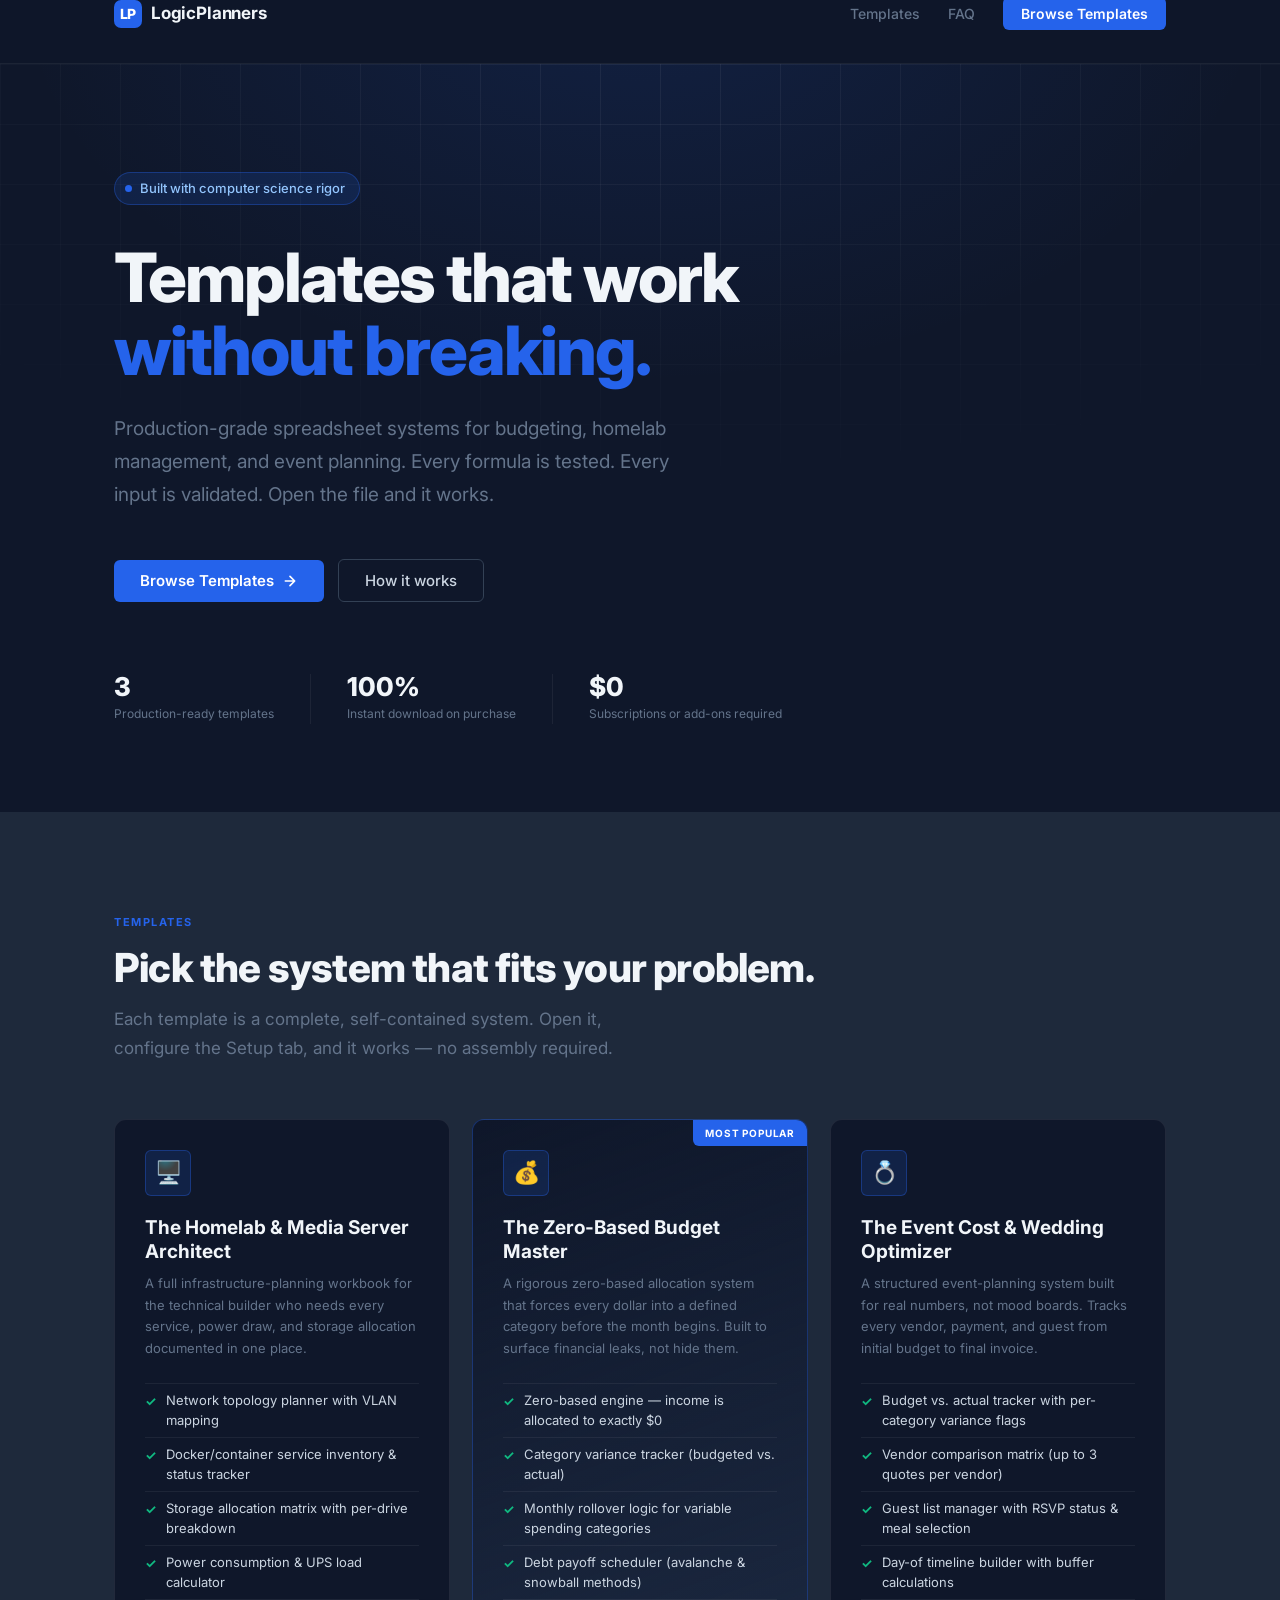
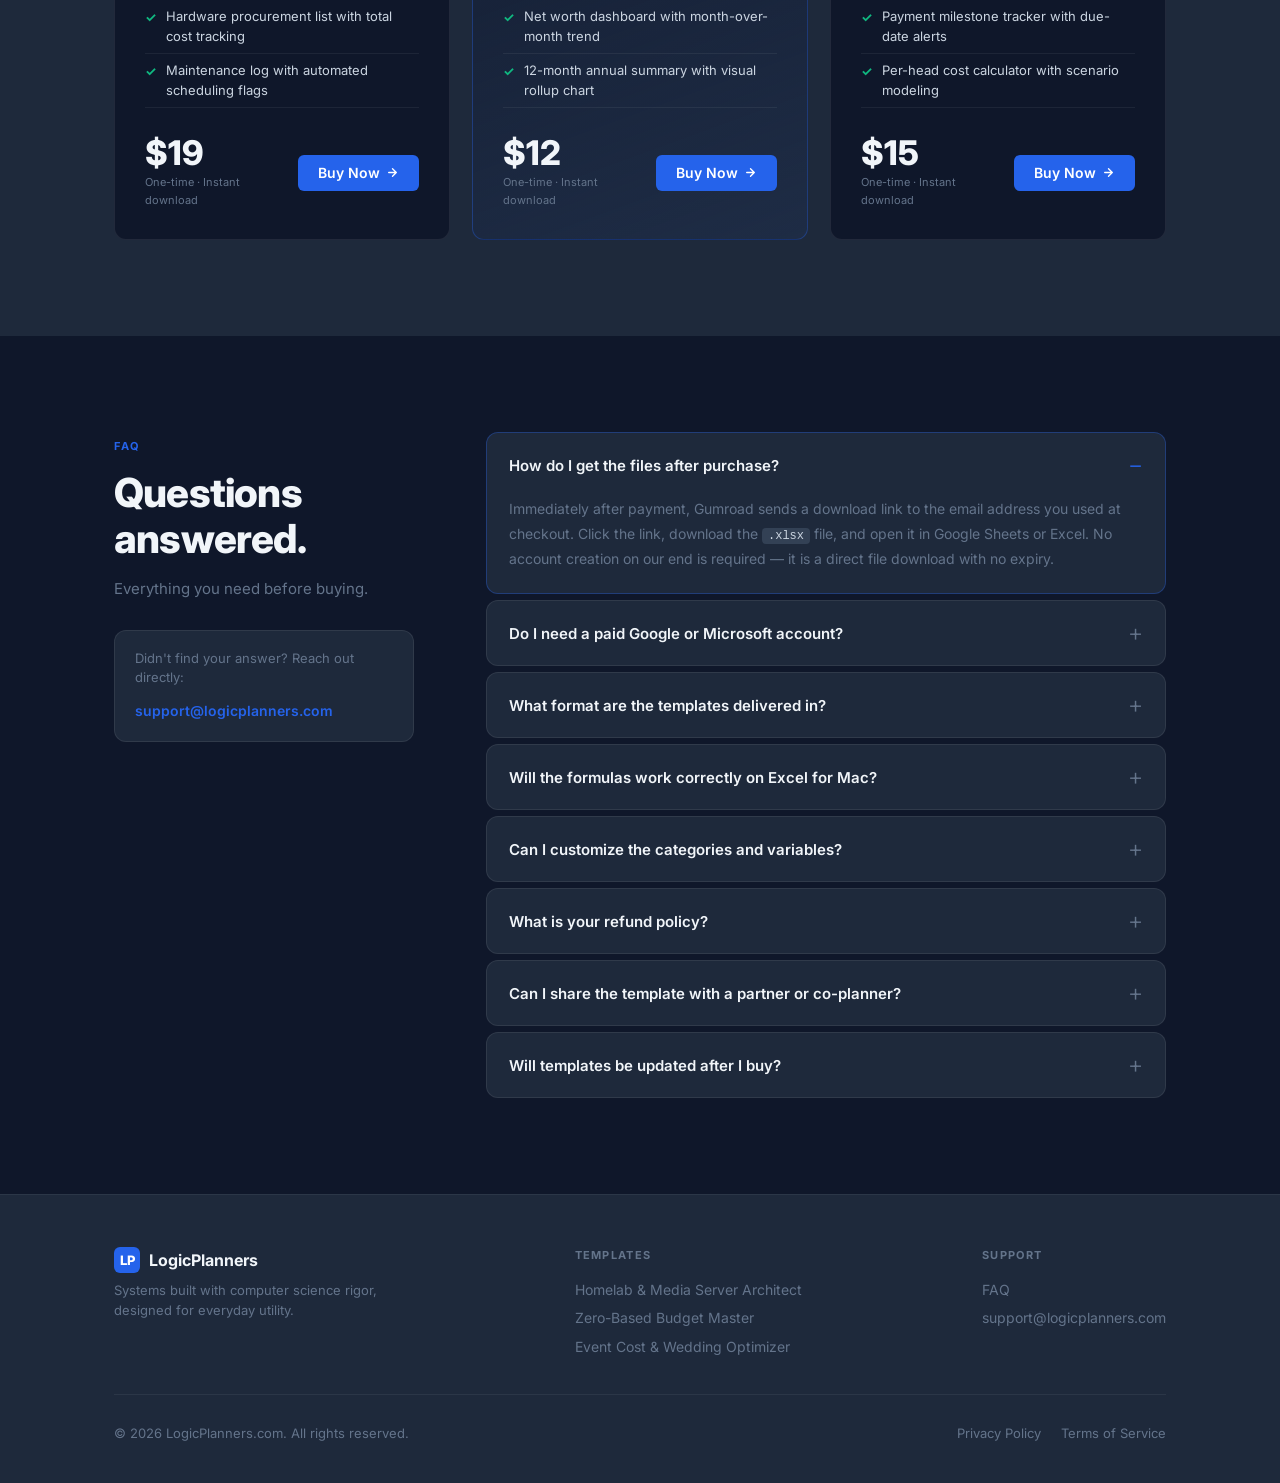
<file: Planner/src/web/index.html>
<!DOCTYPE html>
<html lang="en">
<head>
  <meta charset="UTF-8">
  <meta name="viewport" content="width=device-width, initial-scale=1.0">
  <meta name="description" content="Production-grade spreadsheet templates for budgeting, homelab management, and event planning. Built with computer science rigor, designed for everyday utility.">
  <meta name="theme-color" content="#0F172A">
  <title>LogicPlanners — Precision-Engineered Templates</title>
  <link rel="preconnect" href="https://fonts.googleapis.com">
  <link rel="preconnect" href="https://fonts.gstatic.com" crossorigin>
  <link href="https://fonts.googleapis.com/css2?family=Inter:ital,opsz,wght@0,14..32,400;0,14..32,500;0,14..32,600;0,14..32,700;0,14..32,800;1,14..32,400&display=swap" rel="stylesheet">
  <script src="https://gumroad.com/js/gumroad.js"></script>

  <style>
    /* ==========================================================
       CSS CUSTOM PROPERTIES — SLATE DARK PALETTE
    ========================================================== */
    :root {
      /* Surfaces */
      --bg-base:          #0F172A; /* Slate 900 */
      --bg-surface:       #1E293B; /* Slate 800 */
      --bg-elevated:      #334155; /* Slate 700 */

      /* Text */
      --text-primary:     #F1F5F9; /* Slate 100 */
      --text-secondary:   #CBD5E1; /* Slate 300 */
      --text-muted:       #64748B; /* Slate 500 — matches design_system.md */

      /* Accent */
      --accent:           #2563EB; /* Blue — primary action, design_system.md */
      --accent-hover:     #1D4ED8;
      --accent-glow:      rgba(37, 99, 235, 0.15);
      --accent-border:    rgba(37, 99, 235, 0.35);

      /* Status */
      --success:          #10B981; /* Green — design_system.md */
      --error:            #EF4444; /* Red  — design_system.md */

      /* Borders */
      --border-subtle:    rgba(255, 255, 255, 0.06);
      --border-card:      rgba(255, 255, 255, 0.08);

      /* Misc */
      --radius-sm:        6px;
      --radius-md:        12px;
      --shadow-card:      0 8px 32px rgba(0, 0, 0, 0.45);
      --transition:       all 0.2s ease;
    }

    /* ==========================================================
       RESET & BASE
    ========================================================== */
    *, *::before, *::after {
      box-sizing: border-box;
      margin: 0;
      padding: 0;
    }

    html {
      scroll-behavior: smooth;
    }

    body {
      font-family: 'Inter', -apple-system, BlinkMacSystemFont, 'Segoe UI', Arial, sans-serif;
      background-color: var(--bg-base);
      color: var(--text-primary);
      line-height: 1.6;
      -webkit-font-smoothing: antialiased;
      -moz-osx-font-smoothing: grayscale;
    }

    a {
      color: inherit;
      text-decoration: none;
    }

    ul {
      list-style: none;
    }

    /* ==========================================================
       LAYOUT
    ========================================================== */
    .container {
      max-width: 1100px;
      margin: 0 auto;
      padding: 0 24px;
    }

    .section {
      padding: 96px 0;
    }

    /* ==========================================================
       TYPE SCALE
    ========================================================== */
    .section-eyebrow {
      display: inline-block;
      font-size: 11px;
      font-weight: 700;
      letter-spacing: 0.14em;
      text-transform: uppercase;
      color: var(--accent);
      margin-bottom: 14px;
    }

    .section-heading {
      font-size: clamp(28px, 4vw, 40px);
      font-weight: 800;
      color: var(--text-primary);
      line-height: 1.15;
      letter-spacing: -0.02em;
      margin-bottom: 14px;
    }

    .section-subheading {
      font-size: 17px;
      color: var(--text-muted);
      line-height: 1.7;
      max-width: 560px;
    }

    /* ==========================================================
       NAV
    ========================================================== */
    .nav {
      position: sticky;
      top: 0;
      z-index: 200;
      height: 64px;
      background-color: rgba(15, 23, 42, 0.88);
      backdrop-filter: blur(16px);
      -webkit-backdrop-filter: blur(16px);
      border-bottom: 1px solid var(--border-subtle);
    }

    .nav-inner {
      height: 100%;
      display: flex;
      align-items: center;
      justify-content: space-between;
    }

    .nav-logo {
      display: flex;
      align-items: center;
      gap: 9px;
      font-size: 17px;
      font-weight: 700;
      color: var(--text-primary);
      letter-spacing: -0.01em;
    }

    .nav-logo-mark {
      width: 28px;
      height: 28px;
      background: var(--accent);
      border-radius: 7px;
      display: flex;
      align-items: center;
      justify-content: center;
      font-size: 14px;
      font-weight: 800;
      color: #fff;
      flex-shrink: 0;
    }

    .nav-links {
      display: flex;
      align-items: center;
      gap: 28px;
    }

    .nav-links a {
      font-size: 14px;
      font-weight: 500;
      color: var(--text-muted);
      transition: var(--transition);
    }

    .nav-links a:hover {
      color: var(--text-primary);
    }

    .nav-cta {
      background: var(--accent) !important;
      color: #fff !important;
      padding: 8px 18px;
      border-radius: var(--radius-sm);
      font-weight: 600 !important;
    }

    .nav-cta:hover {
      background: var(--accent-hover) !important;
    }

    /* ==========================================================
       HERO
    ========================================================== */
    .hero {
      padding: 108px 0 88px;
      position: relative;
      overflow: hidden;
    }

    /* Radial accent glow behind hero text */
    .hero::before {
      content: '';
      position: absolute;
      inset: 0;
      background:
        radial-gradient(ellipse 900px 600px at 50% -100px, rgba(37, 99, 235, 0.13) 0%, transparent 70%);
      pointer-events: none;
    }

    /* Subtle grid lines */
    .hero::after {
      content: '';
      position: absolute;
      inset: 0;
      background-image:
        linear-gradient(var(--border-subtle) 1px, transparent 1px),
        linear-gradient(90deg, var(--border-subtle) 1px, transparent 1px);
      background-size: 60px 60px;
      mask-image: radial-gradient(ellipse 80% 60% at 50% 0%, black 0%, transparent 100%);
      -webkit-mask-image: radial-gradient(ellipse 80% 60% at 50% 0%, black 0%, transparent 100%);
      pointer-events: none;
    }

    .hero-content {
      position: relative;
      z-index: 1;
    }

    .hero-badge {
      display: inline-flex;
      align-items: center;
      gap: 8px;
      background: var(--accent-glow);
      border: 1px solid var(--accent-border);
      border-radius: 100px;
      padding: 5px 14px 5px 10px;
      font-size: 13px;
      font-weight: 500;
      color: #93C5FD;
      margin-bottom: 36px;
    }

    .hero-badge-dot {
      width: 7px;
      height: 7px;
      background: var(--accent);
      border-radius: 50%;
      flex-shrink: 0;
    }

    .hero-headline {
      font-size: clamp(38px, 6.5vw, 68px);
      font-weight: 800;
      line-height: 1.08;
      letter-spacing: -0.03em;
      color: var(--text-primary);
      max-width: 820px;
      margin-bottom: 24px;
    }

    .hero-headline em {
      font-style: normal;
      color: var(--accent);
    }

    .hero-subheadline {
      font-size: clamp(16px, 2vw, 19px);
      color: var(--text-muted);
      max-width: 560px;
      line-height: 1.75;
      margin-bottom: 48px;
    }

    .hero-actions {
      display: flex;
      gap: 14px;
      flex-wrap: wrap;
      align-items: center;
      margin-bottom: 72px;
    }

    /* Primary CTA */
    .btn-primary {
      display: inline-flex;
      align-items: center;
      gap: 8px;
      background: var(--accent);
      color: #fff;
      font-size: 15px;
      font-weight: 600;
      padding: 13px 26px;
      border-radius: var(--radius-sm);
      border: none;
      cursor: pointer;
      transition: var(--transition);
      text-decoration: none;
      line-height: 1;
    }

    .btn-primary:hover {
      background: var(--accent-hover);
      transform: translateY(-2px);
      box-shadow: 0 8px 20px rgba(37, 99, 235, 0.35);
    }

    /* Ghost CTA */
    .btn-ghost {
      display: inline-flex;
      align-items: center;
      gap: 8px;
      background: transparent;
      color: var(--text-secondary);
      font-size: 15px;
      font-weight: 500;
      padding: 13px 26px;
      border-radius: var(--radius-sm);
      border: 1px solid var(--bg-elevated);
      cursor: pointer;
      transition: var(--transition);
      text-decoration: none;
      line-height: 1;
    }

    .btn-ghost:hover {
      border-color: var(--text-muted);
      color: var(--text-primary);
    }

    /* Arrow icon */
    .icon-arrow {
      display: inline-block;
      width: 16px;
      height: 16px;
    }

    /* Trust bar */
    .hero-trust {
      display: flex;
      align-items: center;
      gap: 0;
    }

    .trust-stat {
      padding: 0 36px 0 0;
      margin-right: 36px;
      border-right: 1px solid var(--border-subtle);
    }

    .trust-stat:last-child {
      border-right: none;
      margin-right: 0;
    }

    .trust-stat-number {
      font-size: 26px;
      font-weight: 800;
      color: var(--text-primary);
      display: block;
      line-height: 1;
      margin-bottom: 4px;
    }

    .trust-stat-label {
      font-size: 12px;
      color: var(--text-muted);
      display: block;
    }

    /* ==========================================================
       PRODUCT SHOWCASE
    ========================================================== */
    .products {
      background: var(--bg-surface);
    }

    .products-header {
      margin-bottom: 56px;
    }

    .products-grid {
      display: grid;
      grid-template-columns: repeat(3, 1fr);
      gap: 22px;
      align-items: start;
    }

    .product-card {
      background: var(--bg-base);
      border: 1px solid var(--border-card);
      border-radius: var(--radius-md);
      padding: 30px;
      display: flex;
      flex-direction: column;
      position: relative;
      overflow: hidden;
      transition: var(--transition);
    }

    .product-card:hover {
      border-color: var(--accent-border);
      transform: translateY(-5px);
      box-shadow: var(--shadow-card);
    }

    .product-card.featured {
      border-color: var(--accent-border);
      background: linear-gradient(160deg, var(--bg-base) 0%, rgba(37, 99, 235, 0.06) 100%);
    }

    /* "Most Popular" ribbon */
    .card-ribbon {
      position: absolute;
      top: 0;
      right: 0;
      background: var(--accent);
      color: #fff;
      font-size: 10px;
      font-weight: 700;
      letter-spacing: 0.08em;
      text-transform: uppercase;
      padding: 5px 12px;
      border-bottom-left-radius: var(--radius-sm);
    }

    .card-icon {
      width: 46px;
      height: 46px;
      background: var(--accent-glow);
      border: 1px solid var(--accent-border);
      border-radius: var(--radius-sm);
      display: flex;
      align-items: center;
      justify-content: center;
      font-size: 22px;
      margin-bottom: 20px;
      flex-shrink: 0;
    }

    .card-name {
      font-size: 19px;
      font-weight: 700;
      color: var(--text-primary);
      line-height: 1.25;
      margin-bottom: 10px;
    }

    .card-desc {
      font-size: 13px;
      color: var(--text-muted);
      line-height: 1.65;
      margin-bottom: 24px;
    }

    .card-features {
      flex: 1;
      margin-bottom: 28px;
    }

    .card-features li {
      display: flex;
      align-items: flex-start;
      gap: 10px;
      font-size: 13px;
      color: var(--text-secondary);
      padding: 7px 0;
      border-bottom: 1px solid var(--border-subtle);
      line-height: 1.5;
    }

    .card-features li:first-child {
      border-top: 1px solid var(--border-subtle);
    }

    .check {
      color: var(--success);
      font-size: 13px;
      flex-shrink: 0;
      margin-top: 1px;
      font-weight: 700;
    }

    .card-footer {
      display: flex;
      align-items: center;
      justify-content: space-between;
      gap: 12px;
    }

    .card-price-block {
      display: flex;
      flex-direction: column;
    }

    .price {
      font-size: 34px;
      font-weight: 800;
      color: var(--text-primary);
      line-height: 1;
    }

    .price-note {
      font-size: 11px;
      color: var(--text-muted);
      margin-top: 4px;
    }

    /* Buy Now button */
    .btn-buy {
      display: inline-flex;
      align-items: center;
      justify-content: center;
      gap: 6px;
      background: var(--accent);
      color: #fff;
      font-size: 14px;
      font-weight: 600;
      padding: 11px 20px;
      border-radius: var(--radius-sm);
      border: none;
      cursor: pointer;
      transition: var(--transition);
      text-decoration: none;
      white-space: nowrap;
      line-height: 1;
    }

    .btn-buy:hover {
      background: var(--accent-hover);
      transform: translateY(-1px);
      box-shadow: 0 4px 12px rgba(37, 99, 235, 0.4);
    }

    /* ==========================================================
       FAQ
    ========================================================== */
    .faq-layout {
      display: grid;
      grid-template-columns: 300px 1fr;
      gap: 72px;
      align-items: start;
    }

    .faq-sidebar {
      position: sticky;
      top: 84px;
    }

    .faq-contact-box {
      margin-top: 28px;
      padding: 18px 20px;
      background: var(--bg-surface);
      border: 1px solid var(--border-card);
      border-radius: var(--radius-md);
    }

    .faq-contact-box p {
      font-size: 13px;
      color: var(--text-muted);
      margin-bottom: 10px;
      line-height: 1.5;
    }

    .faq-contact-box a {
      font-size: 14px;
      font-weight: 600;
      color: var(--accent);
      transition: var(--transition);
    }

    .faq-contact-box a:hover {
      text-decoration: underline;
    }

    /* Accordion using <details>/<summary> — zero JS */
    .faq-list {
      display: flex;
      flex-direction: column;
      gap: 6px;
    }

    details.faq-item {
      background: var(--bg-surface);
      border: 1px solid var(--border-card);
      border-radius: var(--radius-md);
      overflow: hidden;
      transition: border-color 0.2s ease;
    }

    details.faq-item[open] {
      border-color: var(--accent-border);
    }

    details.faq-item summary {
      display: flex;
      align-items: center;
      justify-content: space-between;
      padding: 20px 22px;
      cursor: pointer;
      font-size: 15px;
      font-weight: 600;
      color: var(--text-primary);
      line-height: 1.4;
      gap: 16px;
      user-select: none;
      list-style: none;
    }

    /* Remove browser default disclosure triangle */
    details.faq-item summary::-webkit-details-marker { display: none; }
    details.faq-item summary::marker { display: none; }

    /* +/− indicator */
    details.faq-item summary::after {
      content: '+';
      font-size: 24px;
      font-weight: 300;
      color: var(--text-muted);
      flex-shrink: 0;
      transition: transform 0.2s ease, color 0.2s ease;
      line-height: 1;
    }

    details.faq-item[open] summary::after {
      content: '−';
      color: var(--accent);
    }

    .faq-answer {
      padding: 0 22px 22px;
      font-size: 14px;
      color: var(--text-muted);
      line-height: 1.75;
    }

    .faq-answer a {
      color: var(--accent);
      transition: var(--transition);
    }

    .faq-answer a:hover {
      text-decoration: underline;
    }

    .faq-answer code {
      background: var(--bg-elevated);
      color: var(--text-secondary);
      font-size: 12px;
      padding: 1px 6px;
      border-radius: 4px;
      font-family: 'SF Mono', 'Fira Code', monospace;
    }

    /* ==========================================================
       FOOTER
    ========================================================== */
    .footer {
      background: var(--bg-surface);
      border-top: 1px solid var(--border-subtle);
      padding: 52px 0 40px;
    }

    .footer-top {
      display: flex;
      align-items: flex-start;
      justify-content: space-between;
      gap: 40px;
      flex-wrap: wrap;
      padding-bottom: 36px;
      border-bottom: 1px solid var(--border-subtle);
      margin-bottom: 28px;
    }

    .footer-brand-col {
      display: flex;
      flex-direction: column;
      gap: 8px;
    }

    .footer-logo {
      display: flex;
      align-items: center;
      gap: 9px;
      font-size: 16px;
      font-weight: 700;
      color: var(--text-primary);
    }

    .footer-logo-mark {
      width: 26px;
      height: 26px;
      background: var(--accent);
      border-radius: 6px;
      display: flex;
      align-items: center;
      justify-content: center;
      font-size: 13px;
      font-weight: 800;
      color: #fff;
      flex-shrink: 0;
    }

    .footer-tagline {
      font-size: 13px;
      color: var(--text-muted);
      max-width: 280px;
      line-height: 1.5;
    }

    .footer-links-col {
      display: flex;
      flex-direction: column;
      gap: 6px;
    }

    .footer-links-heading {
      font-size: 11px;
      font-weight: 700;
      letter-spacing: 0.12em;
      text-transform: uppercase;
      color: var(--text-muted);
      margin-bottom: 8px;
    }

    .footer-links-col a {
      font-size: 14px;
      color: var(--text-muted);
      transition: var(--transition);
    }

    .footer-links-col a:hover {
      color: var(--text-primary);
    }

    .footer-bottom {
      display: flex;
      align-items: center;
      justify-content: space-between;
      flex-wrap: wrap;
      gap: 12px;
    }

    .footer-copy {
      font-size: 13px;
      color: var(--text-muted);
    }

    .footer-legal {
      display: flex;
      gap: 20px;
    }

    .footer-legal a {
      font-size: 13px;
      color: var(--text-muted);
      transition: var(--transition);
    }

    .footer-legal a:hover {
      color: var(--text-primary);
    }

    /* ==========================================================
       RESPONSIVE
    ========================================================== */

    /* Tablet / small desktop */
    @media (max-width: 1024px) {
      .products-grid {
        grid-template-columns: repeat(2, 1fr);
      }

      .products-grid .product-card:last-child {
        grid-column: 1 / -1;
        max-width: 540px;
        justify-self: center;
        width: 100%;
      }

      .faq-layout {
        grid-template-columns: 1fr;
        gap: 40px;
      }

      .faq-sidebar {
        position: static;
      }
    }

    /* Mobile */
    @media (max-width: 768px) {
      .section {
        padding: 72px 0;
      }

      .hero {
        padding: 80px 0 64px;
      }

      .nav-links {
        display: none;
      }

      .products-grid {
        grid-template-columns: 1fr;
      }

      .products-grid .product-card:last-child {
        grid-column: auto;
        max-width: none;
        justify-self: auto;
      }

      .card-footer {
        flex-direction: column;
        align-items: flex-start;
      }

      .btn-buy {
        width: 100%;
        justify-content: center;
        padding: 13px 20px;
      }

      .hero-trust {
        flex-direction: column;
        gap: 20px;
        align-items: flex-start;
      }

      .trust-stat {
        border-right: none;
        margin-right: 0;
        padding-right: 0;
      }

      .footer-top {
        flex-direction: column;
        gap: 32px;
      }

      .footer-bottom {
        flex-direction: column;
        align-items: flex-start;
      }
    }

    /* Small mobile */
    @media (max-width: 480px) {
      .container {
        padding: 0 16px;
      }

      .hero-actions {
        flex-direction: column;
        gap: 12px;
      }

      .hero-actions .btn-primary,
      .hero-actions .btn-ghost {
        width: 100%;
        justify-content: center;
      }

      .hero-headline {
        font-size: clamp(32px, 10vw, 48px);
      }
    }
  </style>
</head>
<body>

  <!-- ============================================================
       NAVIGATION
  ============================================================ -->
  <header>
    <nav class="nav">
      <div class="container">
        <div class="nav-inner">

          <a href="/" class="nav-logo">
            <span class="nav-logo-mark">LP</span>
            LogicPlanners
          </a>

          <ul class="nav-links">
            <li><a href="#products">Templates</a></li>
            <li><a href="#faq">FAQ</a></li>
            <li>
              <a href="#products" class="nav-cta">Browse Templates</a>
            </li>
          </ul>

        </div>
      </div>
    </nav>
  </header>


  <!-- ============================================================
       HERO
  ============================================================ -->
  <section id="hero" class="hero">
    <div class="container">
      <div class="hero-content">

        <div class="hero-badge">
          <span class="hero-badge-dot"></span>
          Built with computer science rigor
        </div>

        <h1 class="hero-headline">
          Templates that work<br>
          <em>without breaking.</em>
        </h1>

        <p class="hero-subheadline">
          Production-grade spreadsheet systems for budgeting, homelab management, and event planning. Every formula is tested. Every input is validated. Open the file and it works.
        </p>

        <div class="hero-actions">
          <a href="#products" class="btn-primary">
            Browse Templates
            <svg class="icon-arrow" xmlns="http://www.w3.org/2000/svg" viewBox="0 0 24 24" fill="none" stroke="currentColor" stroke-width="2.5" stroke-linecap="round" stroke-linejoin="round" aria-hidden="true"><path d="M5 12h14M12 5l7 7-7 7"/></svg>
          </a>
          <a href="#faq" class="btn-ghost">How it works</a>
        </div>

        <div class="hero-trust">
          <div class="trust-stat">
            <span class="trust-stat-number">3</span>
            <span class="trust-stat-label">Production-ready templates</span>
          </div>
          <div class="trust-stat">
            <span class="trust-stat-number">100%</span>
            <span class="trust-stat-label">Instant download on purchase</span>
          </div>
          <div class="trust-stat">
            <span class="trust-stat-number">$0</span>
            <span class="trust-stat-label">Subscriptions or add-ons required</span>
          </div>
        </div>

      </div>
    </div>
  </section>


  <!-- ============================================================
       PRODUCT SHOWCASE
  ============================================================ -->
  <section id="products" class="products section">
    <div class="container">

      <div class="products-header">
        <span class="section-eyebrow">Templates</span>
        <h2 class="section-heading">Pick the system that fits your problem.</h2>
        <p class="section-subheading">Each template is a complete, self-contained system. Open it, configure the Setup tab, and it works — no assembly required.</p>
      </div>

      <div class="products-grid">

        <!-- ———————————————————————————————
             Card 1: Homelab & Media Server Architect
        ——————————————————————————————— -->
        <div class="product-card">
          <div class="card-icon" aria-hidden="true">🖥️</div>
          <h3 class="card-name">The Homelab &amp; Media Server Architect</h3>
          <p class="card-desc">A full infrastructure-planning workbook for the technical builder who needs every service, power draw, and storage allocation documented in one place.</p>
          <ul class="card-features">
            <li><span class="check" aria-hidden="true">✓</span> Network topology planner with VLAN mapping</li>
            <li><span class="check" aria-hidden="true">✓</span> Docker/container service inventory &amp; status tracker</li>
            <li><span class="check" aria-hidden="true">✓</span> Storage allocation matrix with per-drive breakdown</li>
            <li><span class="check" aria-hidden="true">✓</span> Power consumption &amp; UPS load calculator</li>
            <li><span class="check" aria-hidden="true">✓</span> Hardware procurement list with total cost tracking</li>
            <li><span class="check" aria-hidden="true">✓</span> Maintenance log with automated scheduling flags</li>
          </ul>
          <div class="card-footer">
            <div class="card-price-block">
              <span class="price">$19</span>
              <span class="price-note">One-time · Instant download</span>
            </div>
            <a class="btn-buy gumroad-button"
               href="https://logicplanners.gumroad.com/l/homelab-architect"
               data-gumroad-overlay-checkout="true"
               aria-label="Buy The Homelab &amp; Media Server Architect for $19">
              Buy Now
              <svg xmlns="http://www.w3.org/2000/svg" width="13" height="13" viewBox="0 0 24 24" fill="none" stroke="currentColor" stroke-width="2.5" stroke-linecap="round" stroke-linejoin="round" aria-hidden="true"><path d="M5 12h14M12 5l7 7-7 7"/></svg>
            </a>
          </div>
        </div>

        <!-- ———————————————————————————————
             Card 2: Zero-Based Budget Master (Featured)
        ——————————————————————————————— -->
        <div class="product-card featured">
          <span class="card-ribbon">Most Popular</span>
          <div class="card-icon" aria-hidden="true">💰</div>
          <h3 class="card-name">The Zero-Based Budget Master</h3>
          <p class="card-desc">A rigorous zero-based allocation system that forces every dollar into a defined category before the month begins. Built to surface financial leaks, not hide them.</p>
          <ul class="card-features">
            <li><span class="check" aria-hidden="true">✓</span> Zero-based engine — income is allocated to exactly $0</li>
            <li><span class="check" aria-hidden="true">✓</span> Category variance tracker (budgeted vs. actual)</li>
            <li><span class="check" aria-hidden="true">✓</span> Monthly rollover logic for variable spending categories</li>
            <li><span class="check" aria-hidden="true">✓</span> Debt payoff scheduler (avalanche &amp; snowball methods)</li>
            <li><span class="check" aria-hidden="true">✓</span> Net worth dashboard with month-over-month trend</li>
            <li><span class="check" aria-hidden="true">✓</span> 12-month annual summary with visual rollup chart</li>
          </ul>
          <div class="card-footer">
            <div class="card-price-block">
              <span class="price">$12</span>
              <span class="price-note">One-time · Instant download</span>
            </div>
            <a class="btn-buy gumroad-button"
               href="https://logicplanners.gumroad.com/l/zero-based-budget"
               data-gumroad-overlay-checkout="true"
               aria-label="Buy The Zero-Based Budget Master for $12">
              Buy Now
              <svg xmlns="http://www.w3.org/2000/svg" width="13" height="13" viewBox="0 0 24 24" fill="none" stroke="currentColor" stroke-width="2.5" stroke-linecap="round" stroke-linejoin="round" aria-hidden="true"><path d="M5 12h14M12 5l7 7-7 7"/></svg>
            </a>
          </div>
        </div>

        <!-- ———————————————————————————————
             Card 3: Event Cost & Wedding Optimizer
        ——————————————————————————————— -->
        <div class="product-card">
          <div class="card-icon" aria-hidden="true">💍</div>
          <h3 class="card-name">The Event Cost &amp; Wedding Optimizer</h3>
          <p class="card-desc">A structured event-planning system built for real numbers, not mood boards. Tracks every vendor, payment, and guest from initial budget to final invoice.</p>
          <ul class="card-features">
            <li><span class="check" aria-hidden="true">✓</span> Budget vs. actual tracker with per-category variance flags</li>
            <li><span class="check" aria-hidden="true">✓</span> Vendor comparison matrix (up to 3 quotes per vendor)</li>
            <li><span class="check" aria-hidden="true">✓</span> Guest list manager with RSVP status &amp; meal selection</li>
            <li><span class="check" aria-hidden="true">✓</span> Day-of timeline builder with buffer calculations</li>
            <li><span class="check" aria-hidden="true">✓</span> Payment milestone tracker with due-date alerts</li>
            <li><span class="check" aria-hidden="true">✓</span> Per-head cost calculator with scenario modeling</li>
          </ul>
          <div class="card-footer">
            <div class="card-price-block">
              <span class="price">$15</span>
              <span class="price-note">One-time · Instant download</span>
            </div>
            <a class="btn-buy gumroad-button"
               href="https://logicplanners.gumroad.com/l/event-wedding-optimizer"
               data-gumroad-overlay-checkout="true"
               aria-label="Buy The Event Cost &amp; Wedding Optimizer for $15">
              Buy Now
              <svg xmlns="http://www.w3.org/2000/svg" width="13" height="13" viewBox="0 0 24 24" fill="none" stroke="currentColor" stroke-width="2.5" stroke-linecap="round" stroke-linejoin="round" aria-hidden="true"><path d="M5 12h14M12 5l7 7-7 7"/></svg>
            </a>
          </div>
        </div>

      </div>
    </div>
  </section>


  <!-- ============================================================
       FAQ
  ============================================================ -->
  <section id="faq" class="section">
    <div class="container">
      <div class="faq-layout">

        <!-- Sidebar -->
        <div class="faq-sidebar">
          <span class="section-eyebrow">FAQ</span>
          <h2 class="section-heading">Questions answered.</h2>
          <p class="section-subheading" style="font-size: 15px;">Everything you need before buying.</p>
          <div class="faq-contact-box">
            <p>Didn't find your answer? Reach out directly:</p>
            <a href="mailto:support@logicplanners.com">support@logicplanners.com</a>
          </div>
        </div>

        <!-- Accordion -->
        <div class="faq-list" role="list">

          <details class="faq-item" open>
            <summary>How do I get the files after purchase?</summary>
            <div class="faq-answer">
              Immediately after payment, Gumroad sends a download link to the email address you used at checkout. Click the link, download the <code>.xlsx</code> file, and open it in Google Sheets or Excel. No account creation on our end is required — it is a direct file download with no expiry.
            </div>
          </details>

          <details class="faq-item">
            <summary>Do I need a paid Google or Microsoft account?</summary>
            <div class="faq-answer">
              No. All templates are standard <code>.xlsx</code> files. A free Google account (Google Sheets) is sufficient. Microsoft Excel 2016 or any version of Microsoft 365 also works. No paid tiers, no add-ons, and no third-party service access is required.
            </div>
          </details>

          <details class="faq-item">
            <summary>What format are the templates delivered in?</summary>
            <div class="faq-answer">
              All templates are delivered as <code>.xlsx</code> files. This format is compatible with Google Sheets, Microsoft Excel for Windows, Microsoft Excel for Mac (2016+), and LibreOffice Calc 7.x. Every formula uses standard functions — no proprietary add-ins or macros are required.
            </div>
          </details>

          <details class="faq-item">
            <summary>Will the formulas work correctly on Excel for Mac?</summary>
            <div class="faq-answer">
              Yes. All templates are tested against Microsoft 365 (Mac and Windows) and Google Sheets. Array formulas use standard syntax for cross-platform compatibility. If you encounter any formula error after opening the file, email <a href="mailto:support@logicplanners.com">support@logicplanners.com</a> with a screenshot and it will be diagnosed and corrected.
            </div>
          </details>

          <details class="faq-item">
            <summary>Can I customize the categories and variables?</summary>
            <div class="faq-answer">
              Yes — that is the intended workflow. Every template includes a dedicated <strong>Setup tab</strong> where you configure all global variables: category names, income sources, tax rates, thresholds, and more. Input cells are clearly marked with a distinct background color. Formula cells are locked to prevent accidental changes. You configure the system through the Setup tab; you do not touch any formula cells directly.
            </div>
          </details>

          <details class="faq-item">
            <summary>What is your refund policy?</summary>
            <div class="faq-answer">
              7-day full refund, no questions asked. If the template does not do what the product description states it does, email <a href="mailto:support@logicplanners.com">support@logicplanners.com</a> within 7 days of purchase and a full refund will be issued through Gumroad. Refunds typically appear within 3–5 business days depending on your bank.
            </div>
          </details>

          <details class="faq-item">
            <summary>Can I share the template with a partner or co-planner?</summary>
            <div class="faq-answer">
              One license covers one user. Sharing with a spouse, partner, or co-planner working on the same project you purchased the template for is permitted. Redistribution, resale, or sharing with unrelated individuals or organizations is not permitted under the standard license.
            </div>
          </details>

          <details class="faq-item">
            <summary>Will templates be updated after I buy?</summary>
            <div class="faq-answer">
              Yes. Gumroad sends updated file versions to your original download link automatically. When a template receives a significant update, existing customers get access to the new version at no additional cost. Bug fixes are always free.
            </div>
          </details>

        </div>
      </div>
    </div>
  </section>


  <!-- ============================================================
       FOOTER
  ============================================================ -->
  <footer class="footer">
    <div class="container">

      <div class="footer-top">
        <div class="footer-brand-col">
          <div class="footer-logo">
            <span class="footer-logo-mark">LP</span>
            LogicPlanners
          </div>
          <p class="footer-tagline">Systems built with computer science rigor, designed for everyday utility.</p>
        </div>

        <div class="footer-links-col">
          <p class="footer-links-heading">Templates</p>
          <a href="https://logicplanners.gumroad.com/l/homelab-architect" data-gumroad-overlay-checkout="true">Homelab &amp; Media Server Architect</a>
          <a href="https://logicplanners.gumroad.com/l/zero-based-budget" data-gumroad-overlay-checkout="true">Zero-Based Budget Master</a>
          <a href="https://logicplanners.gumroad.com/l/event-wedding-optimizer" data-gumroad-overlay-checkout="true">Event Cost &amp; Wedding Optimizer</a>
        </div>

        <div class="footer-links-col">
          <p class="footer-links-heading">Support</p>
          <a href="#faq">FAQ</a>
          <a href="mailto:support@logicplanners.com">support@logicplanners.com</a>
        </div>
      </div>

      <div class="footer-bottom">
        <p class="footer-copy">&copy; 2026 LogicPlanners.com. All rights reserved.</p>
        <nav class="footer-legal" aria-label="Legal">
          <a href="/privacy">Privacy Policy</a>
          <a href="/terms">Terms of Service</a>
        </nav>
      </div>

    </div>
  </footer>

</body>
</html>
</file>
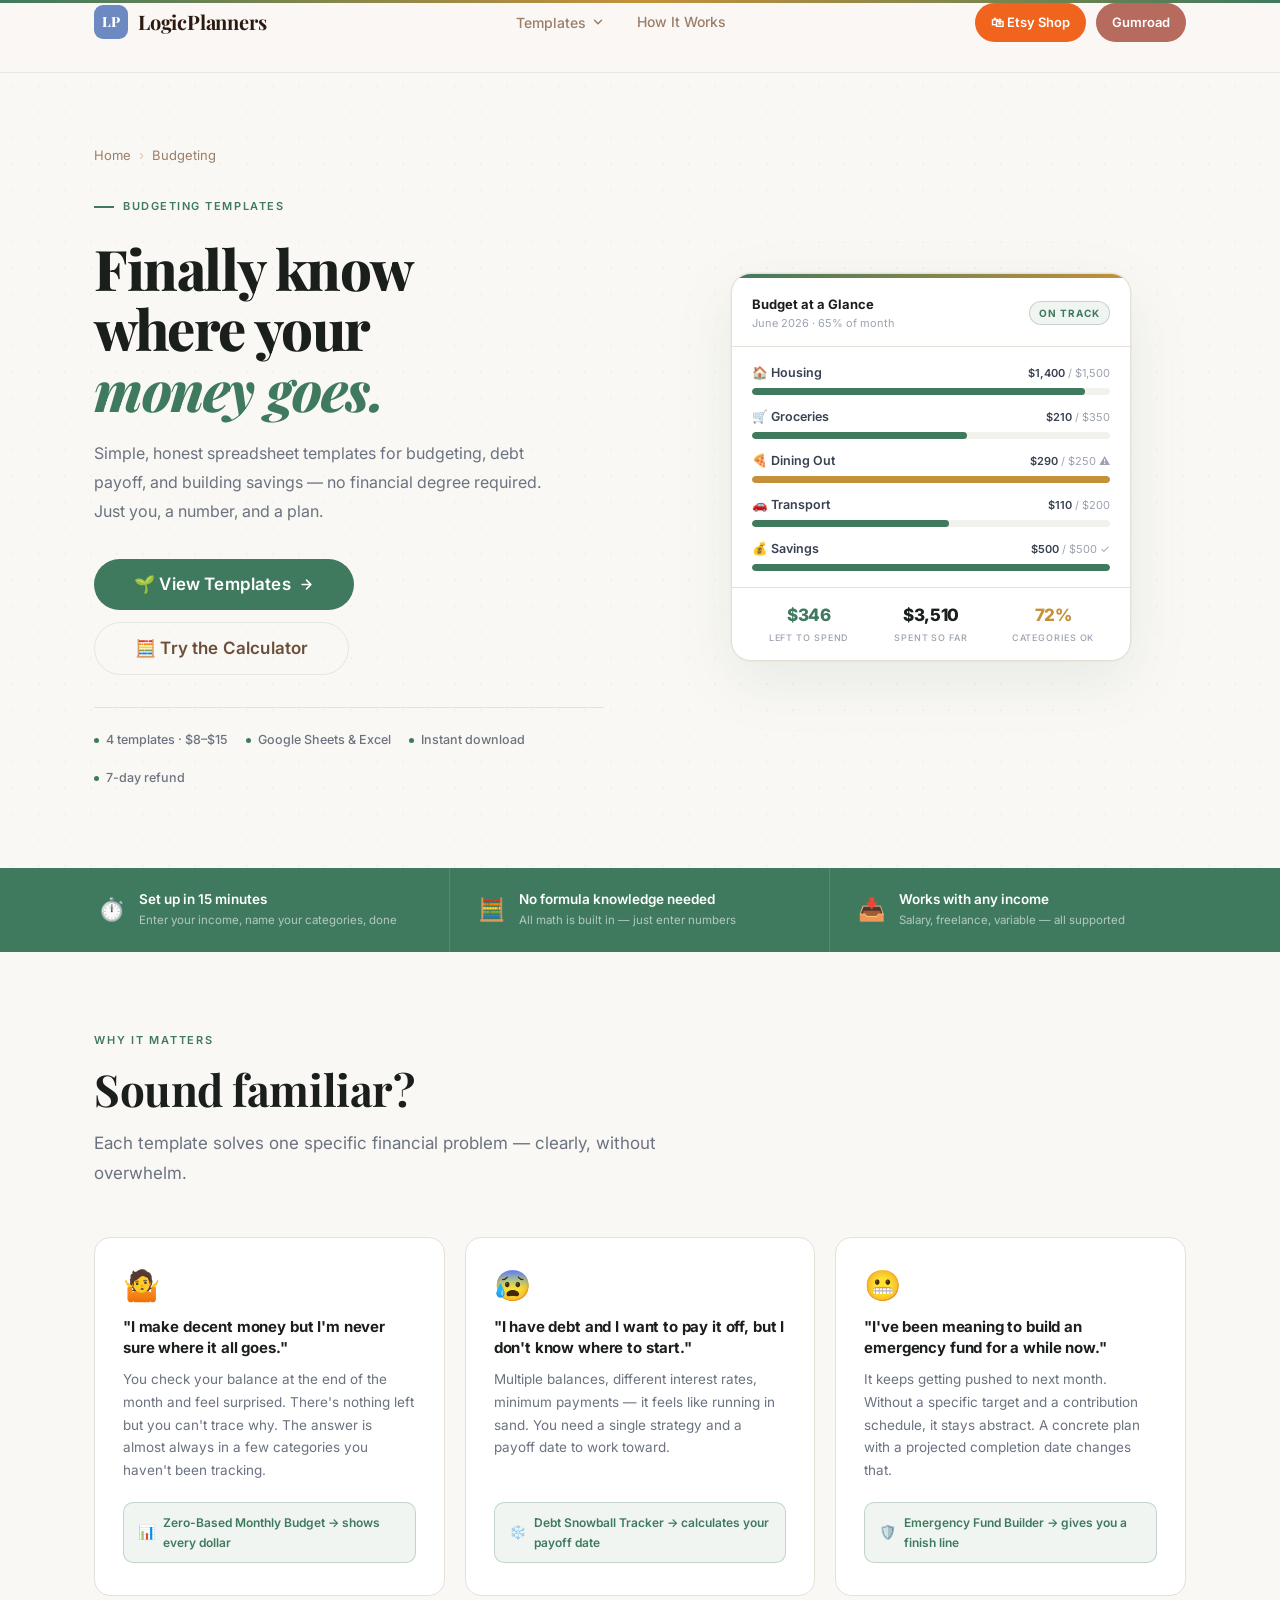
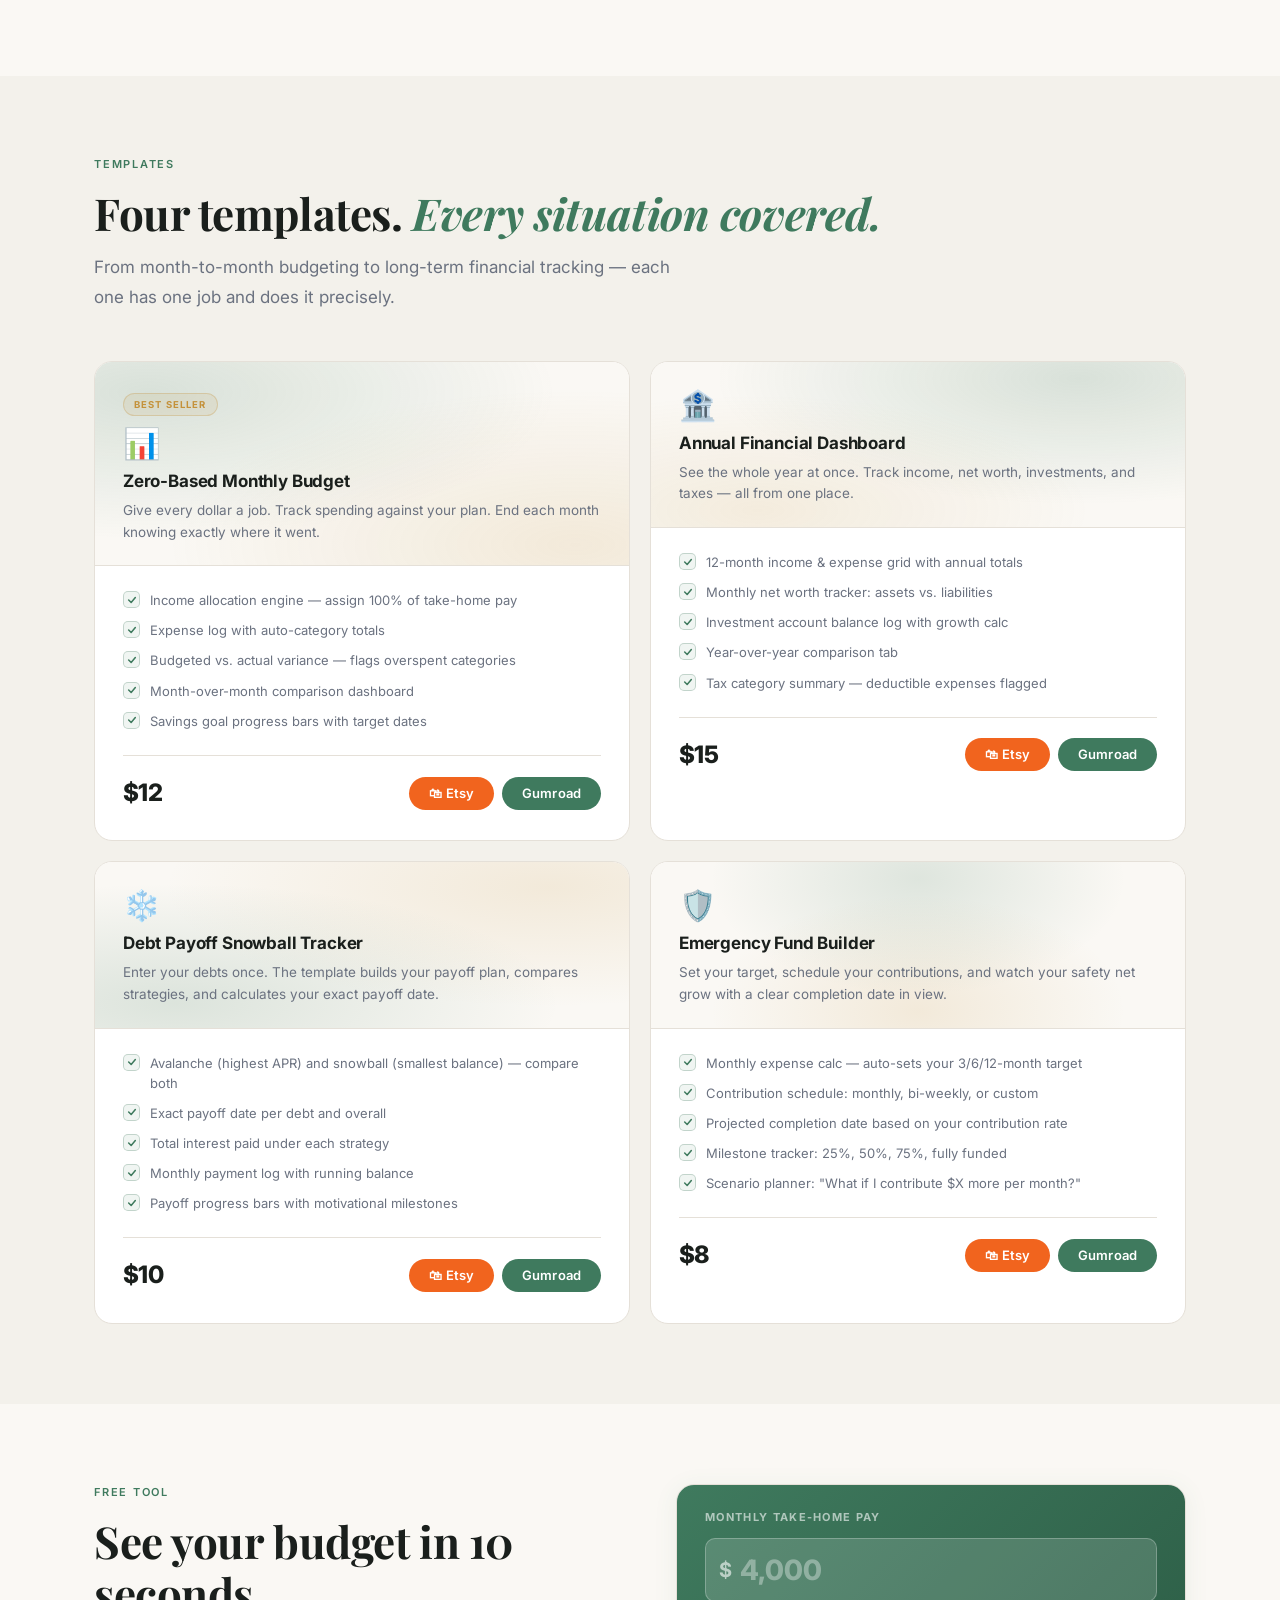
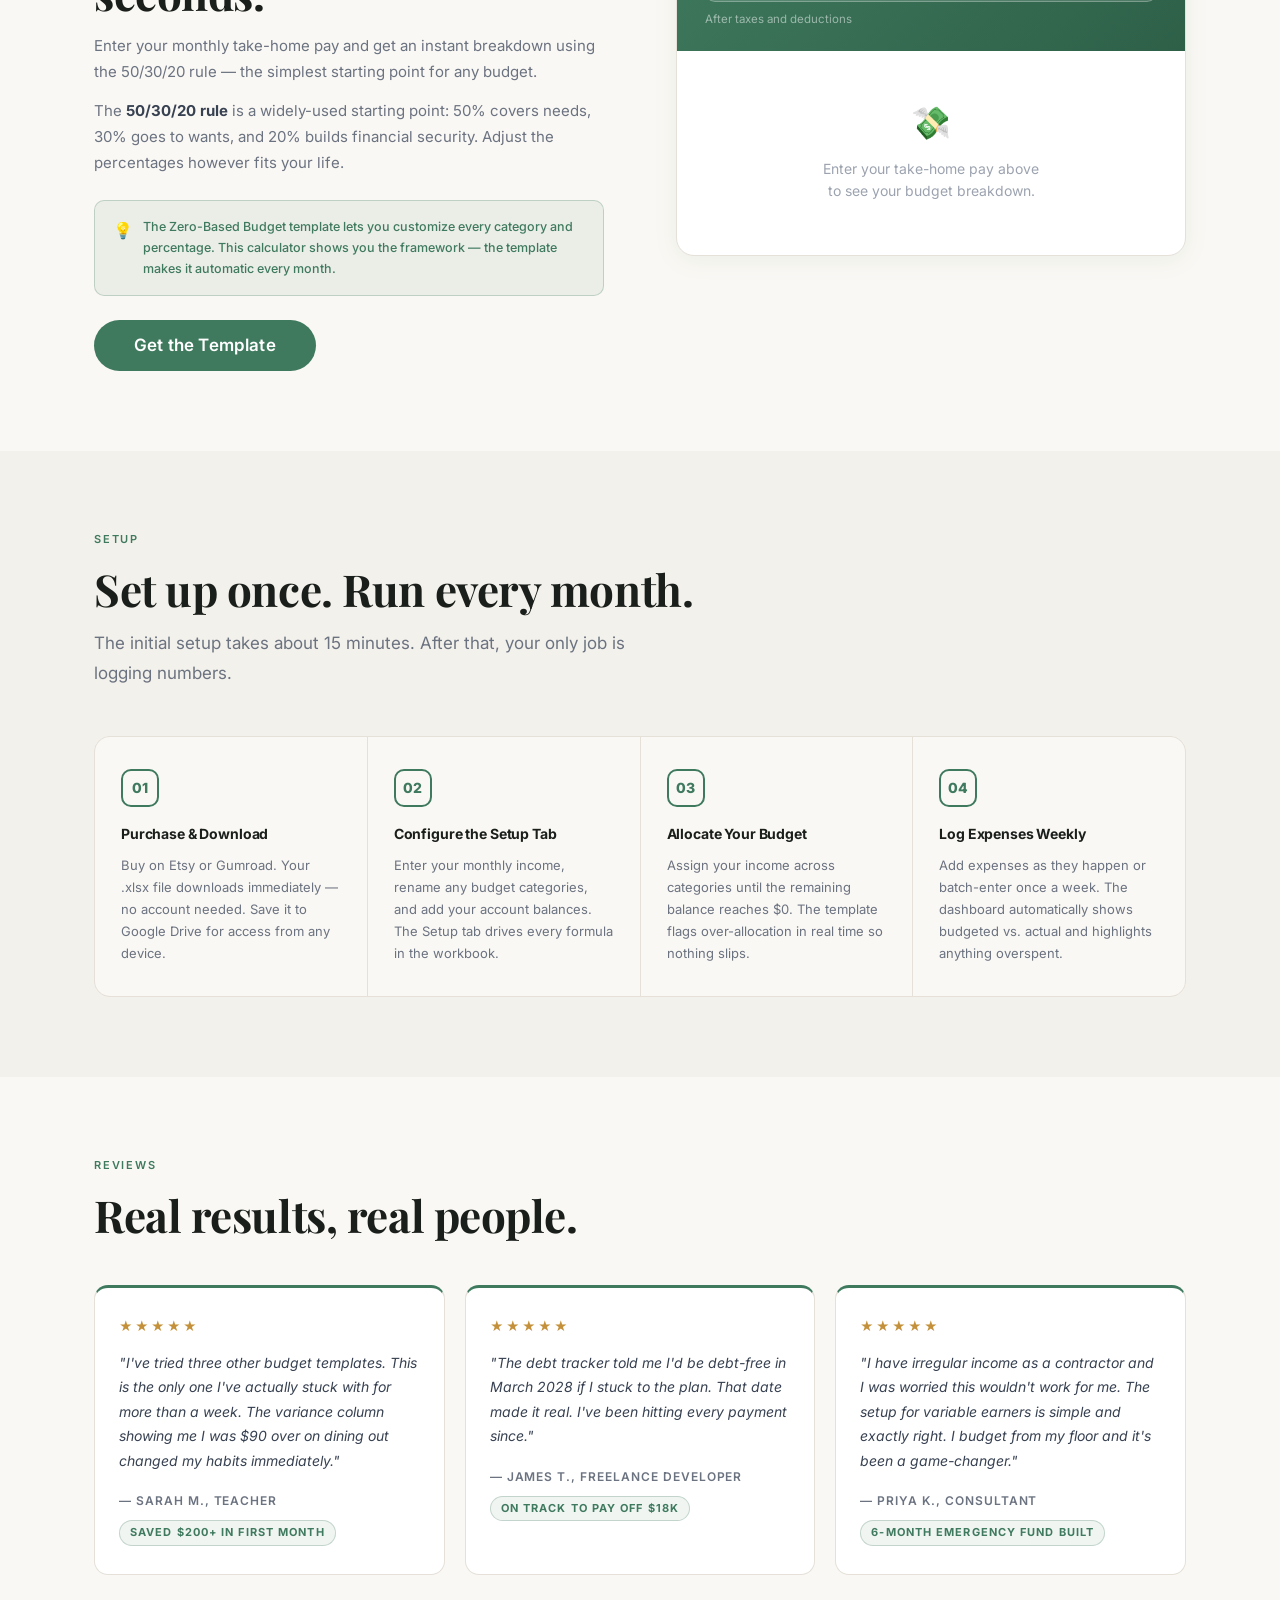
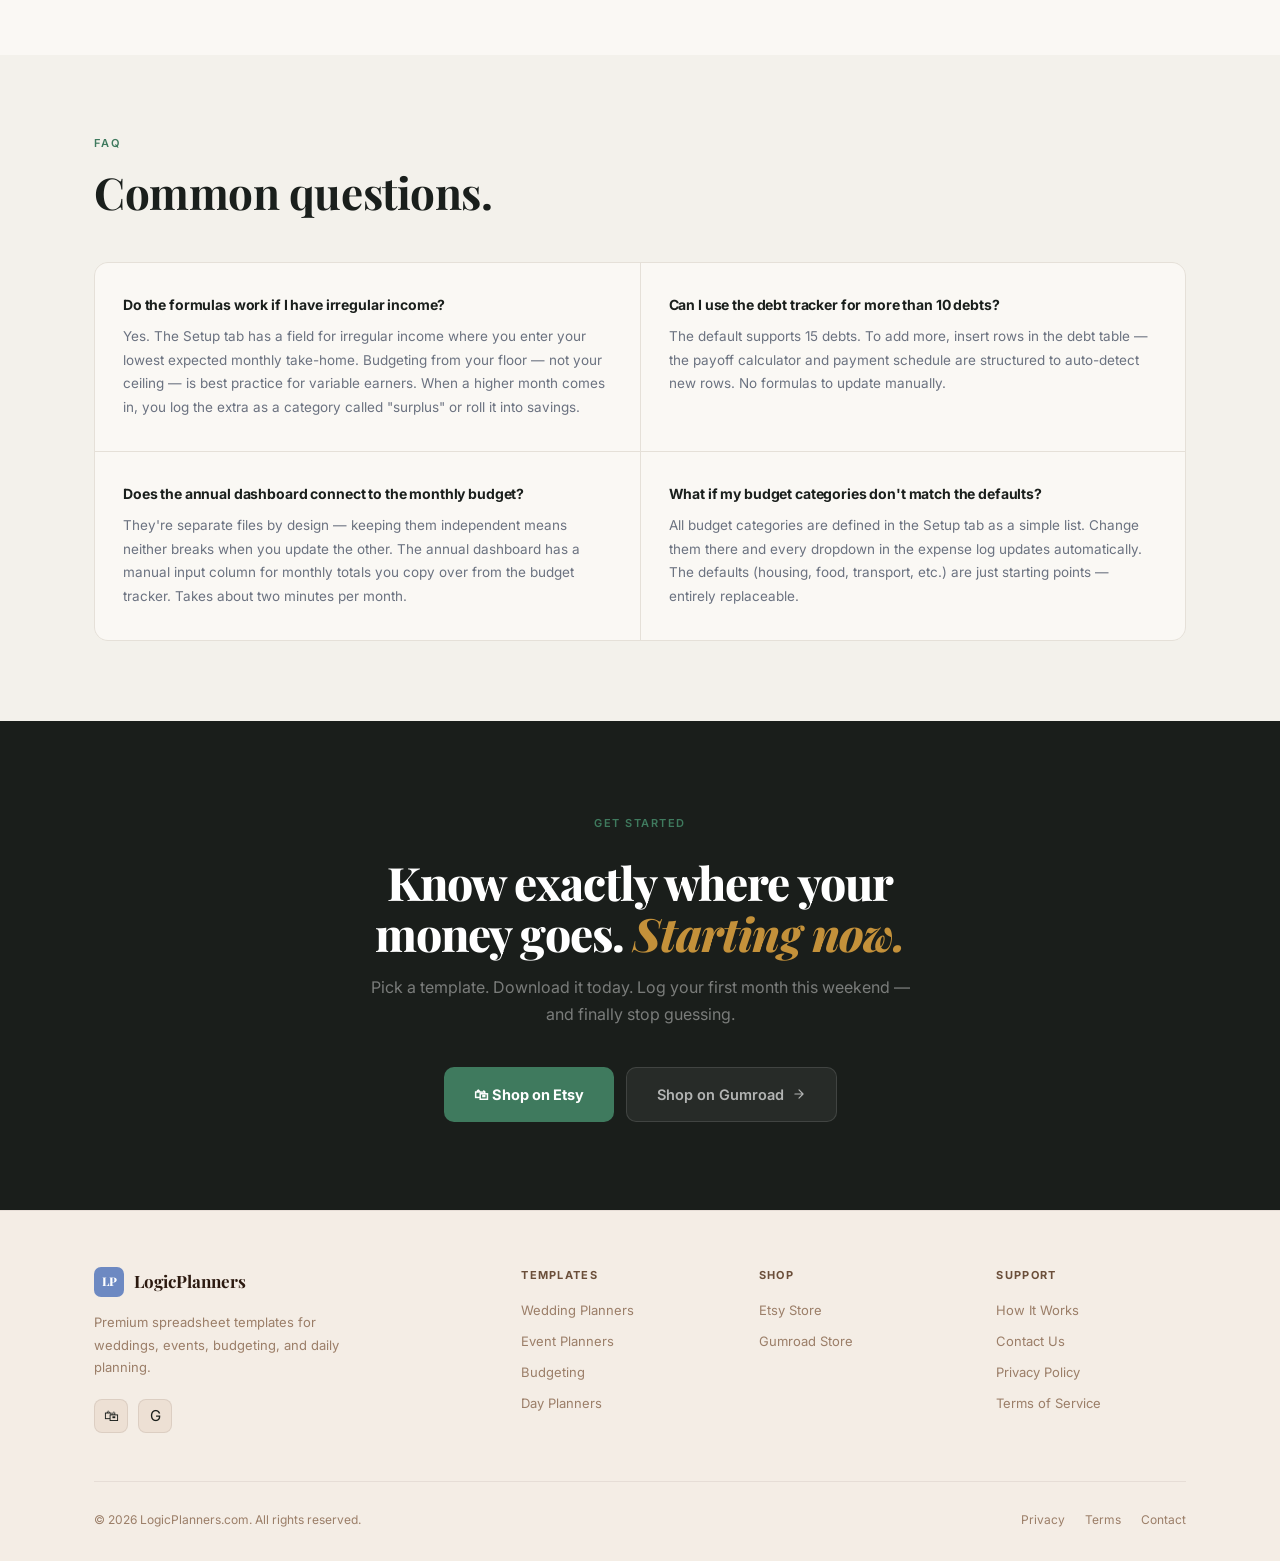
<file: budgeting.html>
<!DOCTYPE html>
<html lang="en">
<head>
  <meta charset="UTF-8">
  <meta name="viewport" content="width=device-width, initial-scale=1.0">
  <meta name="description" content="Zero-based budget, debt payoff, annual dashboard, and emergency fund spreadsheet templates. Built for Google Sheets and Excel. Available on Etsy and Gumroad.">
  <title>Budgeting Templates — LogicPlanners</title>
  <link rel="preconnect" href="https://fonts.googleapis.com">
  <link rel="preconnect" href="https://fonts.gstatic.com" crossorigin>
  <link href="https://fonts.googleapis.com/css2?family=Playfair+Display:ital,wght@0,400;0,600;0,700;0,800;1,400;1,600&family=Inter:ital,opsz,wght@0,14..32,300;0,14..32,400;0,14..32,500;0,14..32,600;0,14..32,700&display=swap" rel="stylesheet">
  <link rel="stylesheet" href="styles.css">
  <script src="https://gumroad.com/js/gumroad.js"></script>

  <style>
    /* ══════════════════════════════════════════
       Budgeting — Efficient & Approachable
       ══════════════════════════════════════════ */
    :root {
      --bud-green:        #3F7A5E;
      --bud-green-dark:   #2F6048;
      --bud-green-light:  rgba(63,122,94,0.08);
      --bud-green-mid:    rgba(63,122,94,0.16);
      --bud-green-border: rgba(63,122,94,0.26);
      --bud-green-strong: rgba(63,122,94,0.55);

      --bud-amber:        #C4913A;
      --bud-amber-dark:   #A87830;
      --bud-amber-light:  rgba(196,145,58,0.10);
      --bud-amber-border: rgba(196,145,58,0.28);

      --bud-ink:          #1A1F1C;
      --bud-ink-2:        #374151;
      --bud-ink-3:        #6B7280;
      --bud-ink-4:        #9CA3AF;

      --bud-cream:        #FAF8F4;
      --bud-surface:      #F3F1EB;
      --bud-border:       #E5E0D8;
      --bud-dark:         #1A1E1B;

      --cat:        #3F7A5E;
      --cat-hover:  #2F6048;
      --cat-light:  rgba(63,122,94,0.08);
      --cat-border: rgba(63,122,94,0.26);
      --cat-shadow: rgba(63,122,94,0.20);
    }

    body { color: var(--bud-ink); }

    .eyebrow { color: var(--bud-green) !important; }
    em { color: var(--bud-green); font-style: italic; }

    .btn-primary {
      background: var(--bud-green) !important;
      border-color: var(--bud-green) !important;
    }
    .btn-primary:hover {
      background: var(--bud-green-dark) !important;
      border-color: var(--bud-green-dark) !important;
    }

    /* ── Top accent bar ── */
    .bud-top-bar {
      height: 3px;
      background: linear-gradient(90deg, var(--bud-green), var(--bud-amber), var(--bud-green));
    }

    /* ══════════════════════════════════════════
       HERO
       ══════════════════════════════════════════ */
    .bud-hero {
      background: var(--bud-cream);
      background-image: radial-gradient(circle, rgba(196,145,58,0.07) 1px, transparent 1px);
      background-size: 26px 26px;
      padding: 72px 0 80px;
    }
    .bud-hero-inner {
      display: grid; grid-template-columns: 1fr 1fr;
      gap: 72px; align-items: center;
    }
    @media (max-width: 900px) { .bud-hero-inner { grid-template-columns: 1fr; gap: 52px; } }

    .bud-hero-eyebrow {
      display: inline-flex; align-items: center; gap: 9px;
      font-size: 11px; font-weight: 600; text-transform: uppercase;
      letter-spacing: 0.14em; color: var(--bud-green); margin-bottom: 22px;
    }
    .bud-hero-eyebrow::before {
      content: ''; width: 20px; height: 2px; background: var(--bud-green);
    }
    .bud-hero-headline {
      font-family: var(--font-serif);
      font-size: clamp(36px, 5vw, 56px);
      font-weight: 800; line-height: 1.08;
      color: var(--bud-ink); letter-spacing: -0.025em; margin-bottom: 20px;
    }
    .bud-hero-sub {
      font-size: 16px; line-height: 1.8;
      color: var(--bud-ink-3); margin-bottom: 34px; max-width: 460px;
    }
    .bud-hero-actions { display: flex; gap: 12px; flex-wrap: wrap; margin-bottom: 32px; }
    .bud-hero-meta {
      display: flex; gap: 18px; flex-wrap: wrap;
      border-top: 1px solid var(--bud-border); padding-top: 22px;
    }
    .bud-hero-meta-item {
      display: flex; align-items: center; gap: 7px;
      font-size: 12.5px; color: var(--bud-ink-3); font-weight: 500;
    }
    .bud-meta-dot {
      width: 5px; height: 5px; border-radius: 50%;
      background: var(--bud-green); flex-shrink: 0;
    }

    /* ── Budget Snapshot Mockup ── */
    .bud-mockup {
      background: #fff; border: 1px solid var(--bud-border);
      border-radius: 20px;
      box-shadow: 0 0 0 1px rgba(0,0,0,0.03), 0 20px 60px rgba(63,122,94,0.10);
      overflow: hidden; max-width: 400px; width: 100%;
      margin: 0 auto;
    }
    .bud-mock-bar {
      height: 4px; background: linear-gradient(90deg, var(--bud-green), var(--bud-amber));
    }
    .bud-mock-header {
      padding: 16px 20px 14px;
      border-bottom: 1px solid var(--bud-border);
      display: flex; align-items: center; justify-content: space-between;
    }
    .bud-mock-title { font-size: 13px; font-weight: 700; color: var(--bud-ink); }
    .bud-mock-month { font-size: 11px; color: var(--bud-ink-4); }
    .bud-mock-status {
      font-size: 10px; font-weight: 700; text-transform: uppercase;
      letter-spacing: 0.1em; color: var(--bud-green);
      background: var(--bud-green-light); border: 1px solid var(--bud-green-border);
      border-radius: 100px; padding: 3px 9px;
    }
    .bud-mock-body { padding: 16px 20px; display: flex; flex-direction: column; gap: 12px; }
    .bud-mock-row { display: flex; flex-direction: column; gap: 5px; }
    .bud-mock-row-top {
      display: flex; align-items: baseline; justify-content: space-between;
    }
    .bud-mock-cat { font-size: 12.5px; font-weight: 600; color: var(--bud-ink-2); }
    .bud-mock-amounts { font-size: 11px; color: var(--bud-ink-4); }
    .bud-mock-amounts strong { color: var(--bud-ink-2); font-weight: 600; }
    .bud-mock-track {
      height: 7px; background: var(--bud-surface);
      border-radius: 100px; overflow: hidden;
    }
    .bud-mock-fill {
      height: 100%; border-radius: 100px;
      background: var(--bud-green); transition: width 0.8s ease;
    }
    .bud-mock-fill.warn { background: var(--bud-amber); }
    .bud-mock-fill.over { background: #DC6B57; }

    .bud-mock-footer {
      border-top: 1px solid var(--bud-border); padding: 14px 20px;
      display: grid; grid-template-columns: repeat(3, 1fr); gap: 8px;
    }
    .bud-mock-stat { text-align: center; }
    .bud-mock-stat-num {
      display: block; font-size: 17px; font-weight: 800;
      color: var(--bud-ink); letter-spacing: -0.02em;
    }
    .bud-mock-stat-num.green { color: var(--bud-green); }
    .bud-mock-stat-num.amber { color: var(--bud-amber); }
    .bud-mock-stat-label {
      font-size: 9px; text-transform: uppercase; letter-spacing: 0.1em;
      color: var(--bud-ink-4); font-weight: 500; margin-top: 2px; display: block;
    }

    /* ══════════════════════════════════════════
       TRUST BAR
       ══════════════════════════════════════════ */
    .bud-trust {
      background: var(--bud-green);
      padding: 0;
    }
    .bud-trust-inner {
      display: grid; grid-template-columns: repeat(3, 1fr);
    }
    @media (max-width: 640px) { .bud-trust-inner { grid-template-columns: 1fr; } }
    .bud-trust-item {
      padding: 22px 28px; display: flex; align-items: center; gap: 14px;
      border-right: 1px solid rgba(255,255,255,0.12);
    }
    .bud-trust-item:last-child { border-right: none; }
    .bud-trust-icon { font-size: 22px; flex-shrink: 0; }
    .bud-trust-text { font-size: 13.5px; font-weight: 600; color: #fff; line-height: 1.4; }
    .bud-trust-sub { font-size: 11.5px; color: rgba(255,255,255,0.6); margin-top: 2px; }

    /* ══════════════════════════════════════════
       SOUND FAMILIAR
       ══════════════════════════════════════════ */
    .bud-familiar { background: var(--bud-cream); padding: 80px 0; }
    .bud-familiar-grid {
      display: grid; grid-template-columns: repeat(3, 1fr);
      gap: 20px; margin-top: 48px;
    }
    @media (max-width: 860px) { .bud-familiar-grid { grid-template-columns: 1fr; } }

    .bud-fam-card {
      background: #fff; border: 1px solid var(--bud-border);
      border-radius: 16px; padding: 32px 28px;
      display: flex; flex-direction: column; gap: 0;
      transition: box-shadow 0.2s, transform 0.2s;
    }
    .bud-fam-card:hover {
      box-shadow: 0 8px 32px rgba(63,122,94,0.10);
      transform: translateY(-2px);
    }
    .bud-fam-emoji { font-size: 30px; margin-bottom: 16px; line-height: 1; }
    .bud-fam-situation {
      font-size: 15px; font-weight: 700; color: var(--bud-ink);
      line-height: 1.4; margin-bottom: 10px; letter-spacing: -0.01em;
    }
    .bud-fam-desc { font-size: 13.5px; color: var(--bud-ink-3); line-height: 1.7; margin-bottom: 20px; flex: 1; }
    .bud-fam-solve {
      display: flex; align-items: center; gap: 8px;
      padding: 10px 14px; border-radius: 10px;
      background: var(--bud-green-light); border: 1px solid var(--bud-green-border);
    }
    .bud-fam-solve-icon { font-size: 14px; }
    .bud-fam-solve-text { font-size: 12px; font-weight: 600; color: var(--bud-green); }

    /* ══════════════════════════════════════════
       TEMPLATES
       ══════════════════════════════════════════ */
    .bud-templates { background: var(--bud-surface); padding: 80px 0; }
    .bud-cards {
      display: grid; grid-template-columns: repeat(2, 1fr);
      gap: 20px; margin-top: 48px;
    }
    @media (max-width: 768px) { .bud-cards { grid-template-columns: 1fr; } }

    .bud-card {
      background: #fff; border: 1px solid var(--bud-border);
      border-radius: 18px; overflow: hidden;
      transition: box-shadow 0.22s, transform 0.22s;
    }
    .bud-card:hover {
      box-shadow: 0 12px 40px rgba(63,122,94,0.12);
      transform: translateY(-3px);
    }
    .bud-card-top {
      padding: 28px 28px 22px;
      border-bottom: 1px solid var(--bud-border);
      position: relative; overflow: hidden;
    }
    .bud-card-top-1 {
      background:
        radial-gradient(ellipse at 10% 15%, rgba(63,122,94,0.18) 0%, transparent 60%),
        radial-gradient(ellipse at 90% 90%, rgba(196,145,58,0.14) 0%, transparent 60%),
        var(--bud-cream);
    }
    .bud-card-top-2 {
      background:
        radial-gradient(ellipse at 80% 10%, rgba(63,122,94,0.18) 0%, transparent 60%),
        radial-gradient(ellipse at 20% 90%, rgba(196,145,58,0.12) 0%, transparent 55%),
        var(--bud-cream);
    }
    .bud-card-top-3 {
      background:
        radial-gradient(ellipse at 15% 85%, rgba(63,122,94,0.16) 0%, transparent 60%),
        radial-gradient(ellipse at 85% 15%, rgba(196,145,58,0.14) 0%, transparent 60%),
        var(--bud-cream);
    }
    .bud-card-top-4 {
      background:
        radial-gradient(ellipse at 50% 10%, rgba(63,122,94,0.15) 0%, transparent 55%),
        radial-gradient(ellipse at 50% 90%, rgba(196,145,58,0.14) 0%, transparent 55%),
        var(--bud-cream);
    }

    .bud-badge {
      display: inline-block; font-size: 9.5px; font-weight: 700;
      text-transform: uppercase; letter-spacing: 0.12em;
      padding: 3px 10px; border-radius: 100px;
      background: var(--bud-amber-light); color: var(--bud-amber);
      border: 1px solid var(--bud-amber-border); margin-bottom: 12px;
    }
    .bud-card-icon { font-size: 30px; margin-bottom: 12px; line-height: 1; }
    .bud-card-name { font-size: 17px; font-weight: 700; color: var(--bud-ink); margin-bottom: 8px; letter-spacing: -0.01em; line-height: 1.3; }
    .bud-card-tagline { font-size: 13.5px; color: var(--bud-ink-3); line-height: 1.6; }

    .bud-card-body { padding: 24px 28px 28px; }
    .bud-card-features { display: flex; flex-direction: column; gap: 10px; margin-bottom: 24px; }
    .bud-card-feature { display: flex; align-items: flex-start; gap: 10px; font-size: 13px; color: var(--bud-ink-3); line-height: 1.55; }
    .bud-card-check {
      width: 17px; height: 17px; flex-shrink: 0; margin-top: 1px;
      border-radius: 5px; background: var(--bud-green-light);
      border: 1px solid var(--bud-green-border);
      display: flex; align-items: center; justify-content: center;
    }
    .bud-card-footer {
      display: flex; align-items: center;
      justify-content: space-between; gap: 12px; flex-wrap: wrap;
      padding-top: 18px; border-top: 1px solid var(--bud-border);
    }
    .bud-card-price { font-size: 24px; font-weight: 800; color: var(--bud-ink); letter-spacing: -0.03em; }
    .bud-card-buy { display: flex; gap: 8px; }

    /* ══════════════════════════════════════════
       CALCULATOR
       ══════════════════════════════════════════ */
    .bud-calc { background: var(--bud-cream); padding: 80px 0; }
    .bud-calc-inner {
      display: grid; grid-template-columns: 1fr 1fr;
      gap: 72px; align-items: start;
    }
    @media (max-width: 860px) { .bud-calc-inner { grid-template-columns: 1fr; gap: 48px; } }

    .bud-calc-copy h2 { color: var(--bud-ink); }
    .bud-calc-copy p { font-size: 15px; color: var(--bud-ink-3); line-height: 1.75; margin-top: 14px; }

    .bud-calc-note {
      margin-top: 24px; padding: 16px 18px;
      background: var(--bud-green-light); border: 1px solid var(--bud-green-border);
      border-radius: 10px; display: flex; gap: 10px; align-items: flex-start;
    }
    .bud-calc-note-icon { font-size: 16px; flex-shrink: 0; margin-top: 1px; }
    .bud-calc-note-text { font-size: 12.5px; color: var(--bud-green); line-height: 1.65; font-weight: 500; }

    .bud-calc-widget {
      background: #fff; border: 1px solid var(--bud-border);
      border-radius: 18px; overflow: hidden;
      box-shadow: 0 4px 24px rgba(63,122,94,0.08);
    }
    .bud-calc-top {
      background: linear-gradient(135deg, var(--bud-green) 0%, #2E6048 100%);
      padding: 24px 28px 22px;
    }
    .bud-calc-top-label { font-size: 11px; font-weight: 700; text-transform: uppercase; letter-spacing: 0.12em; color: rgba(255,255,255,0.6); margin-bottom: 12px; }
    .bud-calc-input-wrap { position: relative; }
    .bud-calc-prefix {
      position: absolute; left: 14px; top: 50%; transform: translateY(-50%);
      font-size: 20px; font-weight: 700; color: rgba(255,255,255,0.6);
    }
    .bud-calc-input {
      width: 100%; background: rgba(255,255,255,0.15);
      border: 1.5px solid rgba(255,255,255,0.25); border-radius: 10px;
      padding: 14px 14px 14px 34px; font-size: 28px; font-weight: 800;
      color: #fff; font-family: var(--font-sans); outline: none;
      transition: border-color 0.15s;
    }
    .bud-calc-input::placeholder { color: rgba(255,255,255,0.35); }
    .bud-calc-input:focus { border-color: rgba(255,255,255,0.5); }
    .bud-calc-input-hint { font-size: 11.5px; color: rgba(255,255,255,0.5); margin-top: 8px; }

    .bud-calc-results { padding: 22px 28px 28px; display: flex; flex-direction: column; gap: 16px; }
    .bud-calc-empty {
      text-align: center; padding: 24px 0;
      font-size: 14px; color: var(--bud-ink-4); line-height: 1.6;
    }
    .bud-calc-empty-icon { font-size: 32px; margin-bottom: 10px; }

    .bud-calc-bucket { display: flex; flex-direction: column; gap: 8px; }
    .bud-calc-bucket-head {
      display: flex; align-items: baseline;
      justify-content: space-between;
    }
    .bud-calc-bucket-name { font-size: 13.5px; font-weight: 700; color: var(--bud-ink); }
    .bud-calc-bucket-pct { font-size: 11px; color: var(--bud-ink-4); font-weight: 500; }
    .bud-calc-bucket-amount { font-size: 22px; font-weight: 800; letter-spacing: -0.02em; }
    .bud-calc-bucket-amount.green { color: var(--bud-green); }
    .bud-calc-bucket-amount.amber { color: var(--bud-amber); }
    .bud-calc-bucket-amount.slate { color: #5B7B9A; }
    .bud-calc-bucket-bar { height: 8px; background: var(--bud-surface); border-radius: 100px; overflow: hidden; }
    .bud-calc-bucket-fill { height: 100%; border-radius: 100px; transition: width 0.6s ease; width: 0; }
    .bud-calc-bucket-fill.green { background: var(--bud-green); }
    .bud-calc-bucket-fill.amber { background: var(--bud-amber); }
    .bud-calc-bucket-fill.slate { background: #5B7B9A; }
    .bud-calc-bucket-subs {
      display: flex; gap: 6px; flex-wrap: wrap; margin-top: 2px;
    }
    .bud-calc-bucket-sub {
      font-size: 11px; color: var(--bud-ink-4);
      background: var(--bud-surface); border-radius: 100px;
      padding: 2px 9px; font-weight: 500;
    }
    .bud-calc-divider { height: 1px; background: var(--bud-border); }
    .bud-calc-cta-row {
      display: flex; align-items: center; gap: 10px;
      padding-top: 4px;
    }
    .bud-calc-cta-text { font-size: 12.5px; color: var(--bud-ink-3); line-height: 1.55; flex: 1; }
    .bud-calc-cta-btn {
      background: var(--bud-green); color: #fff; border: none;
      border-radius: 8px; padding: 10px 16px; font-size: 12.5px;
      font-weight: 700; cursor: pointer; white-space: nowrap;
      font-family: var(--font-sans); text-decoration: none;
      display: inline-block; transition: background 0.18s;
    }
    .bud-calc-cta-btn:hover { background: var(--bud-green-dark); }

    /* ══════════════════════════════════════════
       HOW TO USE
       ══════════════════════════════════════════ */
    .bud-howto { background: var(--bud-surface); padding: 80px 0; }
    .bud-steps {
      display: grid; grid-template-columns: repeat(4, 1fr);
      gap: 1px; background: var(--bud-border);
      border: 1px solid var(--bud-border); border-radius: 16px;
      overflow: hidden; margin-top: 48px;
    }
    @media (max-width: 860px) { .bud-steps { grid-template-columns: repeat(2, 1fr); } }
    @media (max-width: 480px) { .bud-steps { grid-template-columns: 1fr; } }

    .bud-step { background: var(--bud-cream); padding: 32px 26px; transition: background 0.18s; }
    .bud-step:hover { background: #fff; }
    .bud-step-num {
      width: 38px; height: 38px; border-radius: 10px;
      border: 2px solid var(--bud-green); color: var(--bud-green);
      font-size: 14px; font-weight: 800;
      display: flex; align-items: center; justify-content: center;
      margin-bottom: 16px; flex-shrink: 0;
    }
    .bud-step-title { font-size: 14px; font-weight: 700; color: var(--bud-ink); margin-bottom: 8px; letter-spacing: -0.01em; }
    .bud-step-desc { font-size: 13px; color: var(--bud-ink-3); line-height: 1.7; }

    /* ══════════════════════════════════════════
       TESTIMONIALS
       ══════════════════════════════════════════ */
    .bud-testimonials { background: var(--bud-cream); padding: 80px 0; }
    .bud-testi-grid { display: grid; grid-template-columns: repeat(3, 1fr); gap: 20px; margin-top: 44px; }
    @media (max-width: 768px) { .bud-testi-grid { grid-template-columns: 1fr; } }

    .bud-testi-card {
      background: #fff; border: 1px solid var(--bud-border);
      border-top: 3px solid var(--bud-green); border-radius: 14px;
      padding: 28px 24px; transition: box-shadow 0.2s;
    }
    .bud-testi-card:hover { box-shadow: 0 8px 28px rgba(63,122,94,0.09); }
    .bud-testi-stars { color: var(--bud-amber); font-size: 13px; letter-spacing: 2px; margin-bottom: 14px; }
    .bud-testi-quote { font-size: 14px; color: var(--bud-ink-2); line-height: 1.75; margin-bottom: 18px; font-style: italic; }
    .bud-testi-author { font-size: 12px; font-weight: 600; color: var(--bud-ink-3); text-transform: uppercase; letter-spacing: 0.08em; }
    .bud-testi-result {
      display: inline-block; margin-top: 10px; font-size: 11px;
      font-weight: 700; text-transform: uppercase; letter-spacing: 0.1em;
      color: var(--bud-green); background: var(--bud-green-light);
      border: 1px solid var(--bud-green-border); border-radius: 100px;
      padding: 3px 10px;
    }

    /* ══════════════════════════════════════════
       FAQ
       ══════════════════════════════════════════ */
    .bud-faq { background: var(--bud-surface); padding: 80px 0; }
    .bud-faq-grid {
      display: grid; grid-template-columns: repeat(2, 1fr);
      gap: 1px; background: var(--bud-border);
      border: 1px solid var(--bud-border); border-radius: 14px;
      overflow: hidden; margin-top: 44px;
    }
    @media (max-width: 640px) { .bud-faq-grid { grid-template-columns: 1fr; } }
    .bud-faq-item { background: var(--bud-cream); padding: 32px 28px; transition: background 0.18s; }
    .bud-faq-item:hover { background: #fff; }
    .bud-faq-q { font-size: 14px; font-weight: 700; color: var(--bud-ink); margin-bottom: 10px; letter-spacing: -0.01em; line-height: 1.4; }
    .bud-faq-a { font-size: 13.5px; color: var(--bud-ink-3); line-height: 1.75; }

    /* ══════════════════════════════════════════
       CTA
       ══════════════════════════════════════════ */
    .bud-cta { background: var(--bud-dark); padding: 88px 0; }
    .bud-cta-inner { text-align: center; max-width: 560px; margin: 0 auto; }
    .bud-cta-eyebrow {
      display: inline-block; font-size: 11px; font-weight: 600;
      text-transform: uppercase; letter-spacing: 0.14em;
      color: var(--bud-green); margin-bottom: 24px;
    }
    .bud-cta-heading {
      font-family: var(--font-serif); font-size: clamp(30px, 5vw, 46px);
      font-weight: 800; line-height: 1.1; color: #fff;
      letter-spacing: -0.02em; margin-bottom: 16px;
    }
    .bud-cta-heading em { color: var(--bud-amber); font-style: italic; }
    .bud-cta-sub { font-size: 16px; color: rgba(255,255,255,0.42); line-height: 1.7; margin-bottom: 38px; }
    .bud-cta-btns { display: flex; gap: 12px; justify-content: center; flex-wrap: wrap; }
    .bud-cta-btn-primary {
      background: var(--bud-green); color: #fff; border: none;
      border-radius: 10px; padding: 15px 30px; font-size: 14.5px;
      font-weight: 700; cursor: pointer; text-decoration: none;
      display: inline-flex; align-items: center; gap: 8px;
      transition: background 0.18s; font-family: var(--font-sans);
    }
    .bud-cta-btn-primary:hover { background: var(--bud-green-dark); }
    .bud-cta-btn-ghost {
      background: rgba(255,255,255,0.06); color: rgba(255,255,255,0.65);
      border: 1px solid rgba(255,255,255,0.12); border-radius: 10px;
      padding: 15px 30px; font-size: 14.5px; font-weight: 600;
      cursor: pointer; text-decoration: none;
      display: inline-flex; align-items: center; gap: 8px;
      transition: all 0.18s; font-family: var(--font-sans);
    }
    .bud-cta-btn-ghost:hover { background: rgba(255,255,255,0.10); color: #fff; }
  </style>
</head>
<body>

<div class="bud-top-bar"></div>

<!-- ── NAV ── -->
<nav class="nav">
  <div class="container">
    <div class="nav-inner">
      <a href="index.html" class="nav-logo">
        <span class="nav-logo-mark">LP</span>
        <span class="nav-logo-text">LogicPlanners</span>
      </a>
      <div class="nav-links">
        <div class="nav-dropdown">
          <button class="nav-dropdown-toggle">
            Templates
            <svg width="14" height="14" viewBox="0 0 24 24" fill="none" stroke="currentColor" stroke-width="2.5" stroke-linecap="round" stroke-linejoin="round"><path d="M6 9l6 6 6-6"/></svg>
          </button>
          <div class="nav-dropdown-menu">
            <a href="wedding-planners.html" class="nav-dropdown-item"><span class="nav-dropdown-icon">💍</span>Wedding Planners</a>
            <a href="event-planners.html"   class="nav-dropdown-item"><span class="nav-dropdown-icon">🎉</span>Event Planners</a>
            <a href="budgeting.html"        class="nav-dropdown-item nav-link active"><span class="nav-dropdown-icon">💰</span>Budgeting</a>
            <a href="day-planners.html"     class="nav-dropdown-item"><span class="nav-dropdown-icon">📋</span>Day Planners</a>
          </div>
        </div>
        <a href="index.html#how-it-works" class="nav-link">How It Works</a>
      </div>
      <div class="nav-right">
        <a href="https://www.etsy.com/shop/LogicPlanners" target="_blank" rel="noopener" class="nav-btn-etsy">🛍 Etsy Shop</a>
        <a href="https://logicplanners.gumroad.com" target="_blank" rel="noopener" class="nav-btn-gumroad">Gumroad</a>
      </div>
      <button class="nav-hamburger" id="hamburger" aria-label="Open menu">
        <span></span><span></span><span></span>
      </button>
    </div>
  </div>
</nav>
<div class="nav-mobile" id="mobileMenu">
  <a href="wedding-planners.html" class="nav-mobile-link">💍 Wedding Planners</a>
  <a href="event-planners.html"   class="nav-mobile-link">🎉 Event Planners</a>
  <a href="budgeting.html"        class="nav-mobile-link">💰 Budgeting</a>
  <a href="day-planners.html"     class="nav-mobile-link">📋 Day Planners</a>
  <div class="nav-mobile-btns">
    <a href="https://www.etsy.com/shop/LogicPlanners" target="_blank" rel="noopener" class="btn btn-etsy" style="justify-content:center;">🛍 Shop on Etsy</a>
    <a href="https://logicplanners.gumroad.com" target="_blank" rel="noopener" class="btn btn-primary" style="justify-content:center;">Shop on Gumroad</a>
  </div>
</div>

<!-- ══════════════════════════════════════════
     HERO
     ══════════════════════════════════════════ -->
<section class="bud-hero">
  <div class="container">
    <div class="bud-hero-inner">

      <div>
        <div class="breadcrumb" style="margin-bottom:24px;">
          <a href="index.html">Home</a>
          <span class="breadcrumb-sep">›</span>
          <span>Budgeting</span>
        </div>
        <div class="bud-hero-eyebrow">Budgeting Templates</div>
        <h1 class="bud-hero-headline">
          Finally know<br>where your<br><em>money goes.</em>
        </h1>
        <p class="bud-hero-sub">Simple, honest spreadsheet templates for budgeting, debt payoff, and building savings — no financial degree required. Just you, a number, and a plan.</p>
        <div class="bud-hero-actions">
          <a href="#templates" class="btn btn-primary btn-lg">
            🌱 View Templates
            <svg width="15" height="15" viewBox="0 0 24 24" fill="none" stroke="currentColor" stroke-width="2.5" stroke-linecap="round" stroke-linejoin="round"><path d="M5 12h14M12 5l7 7-7 7"/></svg>
          </a>
          <a href="#calculator" class="btn btn-outline btn-lg">🧮 Try the Calculator</a>
        </div>
        <div class="bud-hero-meta">
          <span class="bud-hero-meta-item"><span class="bud-meta-dot"></span>4 templates · $8–$15</span>
          <span class="bud-hero-meta-item"><span class="bud-meta-dot"></span>Google Sheets &amp; Excel</span>
          <span class="bud-hero-meta-item"><span class="bud-meta-dot"></span>Instant download</span>
          <span class="bud-hero-meta-item"><span class="bud-meta-dot"></span>7-day refund</span>
        </div>
      </div>

      <!-- Budget Snapshot Mockup -->
      <div style="display:flex;justify-content:center;">
        <div class="bud-mockup">
          <div class="bud-mock-bar"></div>
          <div class="bud-mock-header">
            <div>
              <div class="bud-mock-title">Budget at a Glance</div>
              <div class="bud-mock-month">June 2026 · 65% of month</div>
            </div>
            <span class="bud-mock-status">On Track</span>
          </div>
          <div class="bud-mock-body">
            <div class="bud-mock-row">
              <div class="bud-mock-row-top">
                <span class="bud-mock-cat">🏠 Housing</span>
                <span class="bud-mock-amounts"><strong>$1,400</strong> / $1,500</span>
              </div>
              <div class="bud-mock-track"><div class="bud-mock-fill" style="width:93%"></div></div>
            </div>
            <div class="bud-mock-row">
              <div class="bud-mock-row-top">
                <span class="bud-mock-cat">🛒 Groceries</span>
                <span class="bud-mock-amounts"><strong>$210</strong> / $350</span>
              </div>
              <div class="bud-mock-track"><div class="bud-mock-fill" style="width:60%"></div></div>
            </div>
            <div class="bud-mock-row">
              <div class="bud-mock-row-top">
                <span class="bud-mock-cat">🍕 Dining Out</span>
                <span class="bud-mock-amounts"><strong>$290</strong> / $250 ⚠️</span>
              </div>
              <div class="bud-mock-track"><div class="bud-mock-fill warn" style="width:100%"></div></div>
            </div>
            <div class="bud-mock-row">
              <div class="bud-mock-row-top">
                <span class="bud-mock-cat">🚗 Transport</span>
                <span class="bud-mock-amounts"><strong>$110</strong> / $200</span>
              </div>
              <div class="bud-mock-track"><div class="bud-mock-fill" style="width:55%"></div></div>
            </div>
            <div class="bud-mock-row">
              <div class="bud-mock-row-top">
                <span class="bud-mock-cat">💰 Savings</span>
                <span class="bud-mock-amounts"><strong>$500</strong> / $500 ✓</span>
              </div>
              <div class="bud-mock-track"><div class="bud-mock-fill" style="width:100%"></div></div>
            </div>
          </div>
          <div class="bud-mock-footer">
            <div class="bud-mock-stat">
              <span class="bud-mock-stat-num green">$346</span>
              <span class="bud-mock-stat-label">Left to spend</span>
            </div>
            <div class="bud-mock-stat">
              <span class="bud-mock-stat-num">$3,510</span>
              <span class="bud-mock-stat-label">Spent so far</span>
            </div>
            <div class="bud-mock-stat">
              <span class="bud-mock-stat-num amber">72%</span>
              <span class="bud-mock-stat-label">Categories OK</span>
            </div>
          </div>
        </div>
      </div>

    </div>
  </div>
</section>

<!-- ── TRUST BAR ── -->
<div class="bud-trust">
  <div class="container" style="padding:0">
    <div class="bud-trust-inner">
      <div class="bud-trust-item">
        <span class="bud-trust-icon">⏱️</span>
        <div>
          <div class="bud-trust-text">Set up in 15 minutes</div>
          <div class="bud-trust-sub">Enter your income, name your categories, done</div>
        </div>
      </div>
      <div class="bud-trust-item">
        <span class="bud-trust-icon">🧮</span>
        <div>
          <div class="bud-trust-text">No formula knowledge needed</div>
          <div class="bud-trust-sub">All math is built in — just enter numbers</div>
        </div>
      </div>
      <div class="bud-trust-item">
        <span class="bud-trust-icon">📥</span>
        <div>
          <div class="bud-trust-text">Works with any income</div>
          <div class="bud-trust-sub">Salary, freelance, variable — all supported</div>
        </div>
      </div>
    </div>
  </div>
</div>

<!-- ══════════════════════════════════════════
     SOUND FAMILIAR
     ══════════════════════════════════════════ -->
<section class="bud-familiar" id="templates-intro">
  <div class="container">
    <span class="eyebrow" style="display:block;margin-bottom:14px;">Why it matters</span>
    <h2 class="heading" style="color:var(--bud-ink);">Sound familiar?</h2>
    <p class="subheading" style="color:var(--bud-ink-3);">Each template solves one specific financial problem — clearly, without overwhelm.</p>
    <div class="bud-familiar-grid">

      <div class="bud-fam-card">
        <div class="bud-fam-emoji">🤷</div>
        <div class="bud-fam-situation">"I make decent money but I'm never sure where it all goes."</div>
        <p class="bud-fam-desc">You check your balance at the end of the month and feel surprised. There's nothing left but you can't trace why. The answer is almost always in a few categories you haven't been tracking.</p>
        <div class="bud-fam-solve">
          <span class="bud-fam-solve-icon">📊</span>
          <span class="bud-fam-solve-text">Zero-Based Monthly Budget → shows every dollar</span>
        </div>
      </div>

      <div class="bud-fam-card">
        <div class="bud-fam-emoji">😰</div>
        <div class="bud-fam-situation">"I have debt and I want to pay it off, but I don't know where to start."</div>
        <p class="bud-fam-desc">Multiple balances, different interest rates, minimum payments — it feels like running in sand. You need a single strategy and a payoff date to work toward.</p>
        <div class="bud-fam-solve">
          <span class="bud-fam-solve-icon">❄️</span>
          <span class="bud-fam-solve-text">Debt Snowball Tracker → calculates your payoff date</span>
        </div>
      </div>

      <div class="bud-fam-card">
        <div class="bud-fam-emoji">😬</div>
        <div class="bud-fam-situation">"I've been meaning to build an emergency fund for a while now."</div>
        <p class="bud-fam-desc">It keeps getting pushed to next month. Without a specific target and a contribution schedule, it stays abstract. A concrete plan with a projected completion date changes that.</p>
        <div class="bud-fam-solve">
          <span class="bud-fam-solve-icon">🛡️</span>
          <span class="bud-fam-solve-text">Emergency Fund Builder → gives you a finish line</span>
        </div>
      </div>

    </div>
  </div>
</section>

<!-- ══════════════════════════════════════════
     TEMPLATES
     ══════════════════════════════════════════ -->
<section class="bud-templates" id="templates">
  <div class="container">
    <span class="eyebrow" style="display:block;margin-bottom:14px;">Templates</span>
    <h2 class="heading" style="color:var(--bud-ink);">Four templates. <em>Every situation covered.</em></h2>
    <p class="subheading" style="color:var(--bud-ink-3);">From month-to-month budgeting to long-term financial tracking — each one has one job and does it precisely.</p>
    <div class="bud-cards">

      <div class="bud-card">
        <div class="bud-card-top bud-card-top-1">
          <div class="bud-badge">Best Seller</div>
          <div class="bud-card-icon">📊</div>
          <div class="bud-card-name">Zero-Based Monthly Budget</div>
          <p class="bud-card-tagline">Give every dollar a job. Track spending against your plan. End each month knowing exactly where it went.</p>
        </div>
        <div class="bud-card-body">
          <div class="bud-card-features">
            <div class="bud-card-feature"><span class="bud-card-check"><svg width="10" height="10" viewBox="0 0 12 12" fill="none"><polyline points="2,6 5,9 10,3" stroke="#3F7A5E" stroke-width="1.8" stroke-linecap="round" stroke-linejoin="round"/></svg></span>Income allocation engine — assign 100% of take-home pay</div>
            <div class="bud-card-feature"><span class="bud-card-check"><svg width="10" height="10" viewBox="0 0 12 12" fill="none"><polyline points="2,6 5,9 10,3" stroke="#3F7A5E" stroke-width="1.8" stroke-linecap="round" stroke-linejoin="round"/></svg></span>Expense log with auto-category totals</div>
            <div class="bud-card-feature"><span class="bud-card-check"><svg width="10" height="10" viewBox="0 0 12 12" fill="none"><polyline points="2,6 5,9 10,3" stroke="#3F7A5E" stroke-width="1.8" stroke-linecap="round" stroke-linejoin="round"/></svg></span>Budgeted vs. actual variance — flags overspent categories</div>
            <div class="bud-card-feature"><span class="bud-card-check"><svg width="10" height="10" viewBox="0 0 12 12" fill="none"><polyline points="2,6 5,9 10,3" stroke="#3F7A5E" stroke-width="1.8" stroke-linecap="round" stroke-linejoin="round"/></svg></span>Month-over-month comparison dashboard</div>
            <div class="bud-card-feature"><span class="bud-card-check"><svg width="10" height="10" viewBox="0 0 12 12" fill="none"><polyline points="2,6 5,9 10,3" stroke="#3F7A5E" stroke-width="1.8" stroke-linecap="round" stroke-linejoin="round"/></svg></span>Savings goal progress bars with target dates</div>
          </div>
          <div class="bud-card-footer">
            <div class="bud-card-price">$12</div>
            <div class="bud-card-buy">
              <a href="https://www.etsy.com/listing/0000000010/" target="_blank" rel="noopener" class="btn btn-etsy btn-sm">🛍 Etsy</a>
              <a href="https://logicplanners.gumroad.com/l/zero-budget" class="btn btn-primary btn-sm gumroad-button" data-gumroad-overlay-checkout="true">Gumroad</a>
            </div>
          </div>
        </div>
      </div>

      <div class="bud-card">
        <div class="bud-card-top bud-card-top-2">
          <div class="bud-card-icon">🏦</div>
          <div class="bud-card-name">Annual Financial Dashboard</div>
          <p class="bud-card-tagline">See the whole year at once. Track income, net worth, investments, and taxes — all from one place.</p>
        </div>
        <div class="bud-card-body">
          <div class="bud-card-features">
            <div class="bud-card-feature"><span class="bud-card-check"><svg width="10" height="10" viewBox="0 0 12 12" fill="none"><polyline points="2,6 5,9 10,3" stroke="#3F7A5E" stroke-width="1.8" stroke-linecap="round" stroke-linejoin="round"/></svg></span>12-month income &amp; expense grid with annual totals</div>
            <div class="bud-card-feature"><span class="bud-card-check"><svg width="10" height="10" viewBox="0 0 12 12" fill="none"><polyline points="2,6 5,9 10,3" stroke="#3F7A5E" stroke-width="1.8" stroke-linecap="round" stroke-linejoin="round"/></svg></span>Monthly net worth tracker: assets vs. liabilities</div>
            <div class="bud-card-feature"><span class="bud-card-check"><svg width="10" height="10" viewBox="0 0 12 12" fill="none"><polyline points="2,6 5,9 10,3" stroke="#3F7A5E" stroke-width="1.8" stroke-linecap="round" stroke-linejoin="round"/></svg></span>Investment account balance log with growth calc</div>
            <div class="bud-card-feature"><span class="bud-card-check"><svg width="10" height="10" viewBox="0 0 12 12" fill="none"><polyline points="2,6 5,9 10,3" stroke="#3F7A5E" stroke-width="1.8" stroke-linecap="round" stroke-linejoin="round"/></svg></span>Year-over-year comparison tab</div>
            <div class="bud-card-feature"><span class="bud-card-check"><svg width="10" height="10" viewBox="0 0 12 12" fill="none"><polyline points="2,6 5,9 10,3" stroke="#3F7A5E" stroke-width="1.8" stroke-linecap="round" stroke-linejoin="round"/></svg></span>Tax category summary — deductible expenses flagged</div>
          </div>
          <div class="bud-card-footer">
            <div class="bud-card-price">$15</div>
            <div class="bud-card-buy">
              <a href="https://www.etsy.com/listing/0000000011/" target="_blank" rel="noopener" class="btn btn-etsy btn-sm">🛍 Etsy</a>
              <a href="https://logicplanners.gumroad.com/l/annual-dashboard" class="btn btn-primary btn-sm gumroad-button" data-gumroad-overlay-checkout="true">Gumroad</a>
            </div>
          </div>
        </div>
      </div>

      <div class="bud-card">
        <div class="bud-card-top bud-card-top-3">
          <div class="bud-card-icon">❄️</div>
          <div class="bud-card-name">Debt Payoff Snowball Tracker</div>
          <p class="bud-card-tagline">Enter your debts once. The template builds your payoff plan, compares strategies, and calculates your exact payoff date.</p>
        </div>
        <div class="bud-card-body">
          <div class="bud-card-features">
            <div class="bud-card-feature"><span class="bud-card-check"><svg width="10" height="10" viewBox="0 0 12 12" fill="none"><polyline points="2,6 5,9 10,3" stroke="#3F7A5E" stroke-width="1.8" stroke-linecap="round" stroke-linejoin="round"/></svg></span>Avalanche (highest APR) and snowball (smallest balance) — compare both</div>
            <div class="bud-card-feature"><span class="bud-card-check"><svg width="10" height="10" viewBox="0 0 12 12" fill="none"><polyline points="2,6 5,9 10,3" stroke="#3F7A5E" stroke-width="1.8" stroke-linecap="round" stroke-linejoin="round"/></svg></span>Exact payoff date per debt and overall</div>
            <div class="bud-card-feature"><span class="bud-card-check"><svg width="10" height="10" viewBox="0 0 12 12" fill="none"><polyline points="2,6 5,9 10,3" stroke="#3F7A5E" stroke-width="1.8" stroke-linecap="round" stroke-linejoin="round"/></svg></span>Total interest paid under each strategy</div>
            <div class="bud-card-feature"><span class="bud-card-check"><svg width="10" height="10" viewBox="0 0 12 12" fill="none"><polyline points="2,6 5,9 10,3" stroke="#3F7A5E" stroke-width="1.8" stroke-linecap="round" stroke-linejoin="round"/></svg></span>Monthly payment log with running balance</div>
            <div class="bud-card-feature"><span class="bud-card-check"><svg width="10" height="10" viewBox="0 0 12 12" fill="none"><polyline points="2,6 5,9 10,3" stroke="#3F7A5E" stroke-width="1.8" stroke-linecap="round" stroke-linejoin="round"/></svg></span>Payoff progress bars with motivational milestones</div>
          </div>
          <div class="bud-card-footer">
            <div class="bud-card-price">$10</div>
            <div class="bud-card-buy">
              <a href="https://www.etsy.com/listing/0000000012/" target="_blank" rel="noopener" class="btn btn-etsy btn-sm">🛍 Etsy</a>
              <a href="https://logicplanners.gumroad.com/l/debt-payoff" class="btn btn-primary btn-sm gumroad-button" data-gumroad-overlay-checkout="true">Gumroad</a>
            </div>
          </div>
        </div>
      </div>

      <div class="bud-card">
        <div class="bud-card-top bud-card-top-4">
          <div class="bud-card-icon">🛡️</div>
          <div class="bud-card-name">Emergency Fund Builder</div>
          <p class="bud-card-tagline">Set your target, schedule your contributions, and watch your safety net grow with a clear completion date in view.</p>
        </div>
        <div class="bud-card-body">
          <div class="bud-card-features">
            <div class="bud-card-feature"><span class="bud-card-check"><svg width="10" height="10" viewBox="0 0 12 12" fill="none"><polyline points="2,6 5,9 10,3" stroke="#3F7A5E" stroke-width="1.8" stroke-linecap="round" stroke-linejoin="round"/></svg></span>Monthly expense calc — auto-sets your 3/6/12-month target</div>
            <div class="bud-card-feature"><span class="bud-card-check"><svg width="10" height="10" viewBox="0 0 12 12" fill="none"><polyline points="2,6 5,9 10,3" stroke="#3F7A5E" stroke-width="1.8" stroke-linecap="round" stroke-linejoin="round"/></svg></span>Contribution schedule: monthly, bi-weekly, or custom</div>
            <div class="bud-card-feature"><span class="bud-card-check"><svg width="10" height="10" viewBox="0 0 12 12" fill="none"><polyline points="2,6 5,9 10,3" stroke="#3F7A5E" stroke-width="1.8" stroke-linecap="round" stroke-linejoin="round"/></svg></span>Projected completion date based on your contribution rate</div>
            <div class="bud-card-feature"><span class="bud-card-check"><svg width="10" height="10" viewBox="0 0 12 12" fill="none"><polyline points="2,6 5,9 10,3" stroke="#3F7A5E" stroke-width="1.8" stroke-linecap="round" stroke-linejoin="round"/></svg></span>Milestone tracker: 25%, 50%, 75%, fully funded</div>
            <div class="bud-card-feature"><span class="bud-card-check"><svg width="10" height="10" viewBox="0 0 12 12" fill="none"><polyline points="2,6 5,9 10,3" stroke="#3F7A5E" stroke-width="1.8" stroke-linecap="round" stroke-linejoin="round"/></svg></span>Scenario planner: "What if I contribute $X more per month?"</div>
          </div>
          <div class="bud-card-footer">
            <div class="bud-card-price">$8</div>
            <div class="bud-card-buy">
              <a href="https://www.etsy.com/listing/0000000013/" target="_blank" rel="noopener" class="btn btn-etsy btn-sm">🛍 Etsy</a>
              <a href="https://logicplanners.gumroad.com/l/emergency-fund" class="btn btn-primary btn-sm gumroad-button" data-gumroad-overlay-checkout="true">Gumroad</a>
            </div>
          </div>
        </div>
      </div>

    </div>
  </div>
</section>

<!-- ══════════════════════════════════════════
     CALCULATOR
     ══════════════════════════════════════════ -->
<section class="bud-calc" id="calculator">
  <div class="container">
    <div class="bud-calc-inner">

      <div class="bud-calc-copy">
        <span class="eyebrow" style="display:block;margin-bottom:14px;">Free Tool</span>
        <h2 class="heading" style="color:var(--bud-ink);">See your budget in 10 seconds.</h2>
        <p>Enter your monthly take-home pay and get an instant breakdown using the 50/30/20 rule — the simplest starting point for any budget.</p>
        <p style="margin-top:12px;">The <strong style="color:var(--bud-ink-2);">50/30/20 rule</strong> is a widely-used starting point: 50% covers needs, 30% goes to wants, and 20% builds financial security. Adjust the percentages however fits your life.</p>
        <div class="bud-calc-note">
          <span class="bud-calc-note-icon">💡</span>
          <span class="bud-calc-note-text">The Zero-Based Budget template lets you customize every category and percentage. This calculator shows you the framework — the template makes it automatic every month.</span>
        </div>
        <div style="margin-top:24px;">
          <a href="#templates" class="btn btn-primary btn-lg">Get the Template</a>
        </div>
      </div>

      <div class="bud-calc-widget">
        <div class="bud-calc-top">
          <div class="bud-calc-top-label">Monthly Take-Home Pay</div>
          <div class="bud-calc-input-wrap">
            <span class="bud-calc-prefix">$</span>
            <input class="bud-calc-input" id="calcInput" type="number" placeholder="4,000" min="0" max="999999">
          </div>
          <div class="bud-calc-input-hint">After taxes and deductions</div>
        </div>
        <div class="bud-calc-results" id="calcResults">
          <div class="bud-calc-empty">
            <div class="bud-calc-empty-icon">💸</div>
            Enter your take-home pay above<br>to see your budget breakdown.
          </div>
        </div>
      </div>

    </div>
  </div>
</section>

<!-- ── HOW TO USE ── -->
<section class="bud-howto" id="how-to-use">
  <div class="container">
    <span class="eyebrow" style="display:block;margin-bottom:14px;">Setup</span>
    <h2 class="heading" style="color:var(--bud-ink);">Set up once. Run every month.</h2>
    <p class="subheading" style="color:var(--bud-ink-3);">The initial setup takes about 15 minutes. After that, your only job is logging numbers.</p>
    <div class="bud-steps">
      <div class="bud-step">
        <div class="bud-step-num">01</div>
        <div class="bud-step-title">Purchase &amp; Download</div>
        <p class="bud-step-desc">Buy on Etsy or Gumroad. Your .xlsx file downloads immediately — no account needed. Save it to Google Drive for access from any device.</p>
      </div>
      <div class="bud-step">
        <div class="bud-step-num">02</div>
        <div class="bud-step-title">Configure the Setup Tab</div>
        <p class="bud-step-desc">Enter your monthly income, rename any budget categories, and add your account balances. The Setup tab drives every formula in the workbook.</p>
      </div>
      <div class="bud-step">
        <div class="bud-step-num">03</div>
        <div class="bud-step-title">Allocate Your Budget</div>
        <p class="bud-step-desc">Assign your income across categories until the remaining balance reaches $0. The template flags over-allocation in real time so nothing slips.</p>
      </div>
      <div class="bud-step">
        <div class="bud-step-num">04</div>
        <div class="bud-step-title">Log Expenses Weekly</div>
        <p class="bud-step-desc">Add expenses as they happen or batch-enter once a week. The dashboard automatically shows budgeted vs. actual and highlights anything overspent.</p>
      </div>
    </div>
  </div>
</section>

<!-- ── TESTIMONIALS ── -->
<section class="bud-testimonials">
  <div class="container">
    <span class="eyebrow" style="display:block;margin-bottom:14px;">Reviews</span>
    <h2 class="heading" style="color:var(--bud-ink);">Real results, real people.</h2>
    <div class="bud-testi-grid">
      <div class="bud-testi-card">
        <div class="bud-testi-stars">★★★★★</div>
        <p class="bud-testi-quote">"I've tried three other budget templates. This is the only one I've actually stuck with for more than a week. The variance column showing me I was $90 over on dining out changed my habits immediately."</p>
        <div class="bud-testi-author">— Sarah M., Teacher</div>
        <span class="bud-testi-result">Saved $200+ in first month</span>
      </div>
      <div class="bud-testi-card">
        <div class="bud-testi-stars">★★★★★</div>
        <p class="bud-testi-quote">"The debt tracker told me I'd be debt-free in March 2028 if I stuck to the plan. That date made it real. I've been hitting every payment since."</p>
        <div class="bud-testi-author">— James T., Freelance Developer</div>
        <span class="bud-testi-result">On track to pay off $18k</span>
      </div>
      <div class="bud-testi-card">
        <div class="bud-testi-stars">★★★★★</div>
        <p class="bud-testi-quote">"I have irregular income as a contractor and I was worried this wouldn't work for me. The setup for variable earners is simple and exactly right. I budget from my floor and it's been a game-changer."</p>
        <div class="bud-testi-author">— Priya K., Consultant</div>
        <span class="bud-testi-result">6-month emergency fund built</span>
      </div>
    </div>
  </div>
</section>

<!-- ── FAQ ── -->
<section class="bud-faq" id="faq">
  <div class="container">
    <span class="eyebrow" style="display:block;margin-bottom:14px;">FAQ</span>
    <h2 class="heading" style="color:var(--bud-ink);">Common questions.</h2>
    <div class="bud-faq-grid">
      <div class="bud-faq-item">
        <div class="bud-faq-q">Do the formulas work if I have irregular income?</div>
        <p class="bud-faq-a">Yes. The Setup tab has a field for irregular income where you enter your lowest expected monthly take-home. Budgeting from your floor — not your ceiling — is best practice for variable earners. When a higher month comes in, you log the extra as a category called "surplus" or roll it into savings.</p>
      </div>
      <div class="bud-faq-item">
        <div class="bud-faq-q">Can I use the debt tracker for more than 10 debts?</div>
        <p class="bud-faq-a">The default supports 15 debts. To add more, insert rows in the debt table — the payoff calculator and payment schedule are structured to auto-detect new rows. No formulas to update manually.</p>
      </div>
      <div class="bud-faq-item">
        <div class="bud-faq-q">Does the annual dashboard connect to the monthly budget?</div>
        <p class="bud-faq-a">They're separate files by design — keeping them independent means neither breaks when you update the other. The annual dashboard has a manual input column for monthly totals you copy over from the budget tracker. Takes about two minutes per month.</p>
      </div>
      <div class="bud-faq-item">
        <div class="bud-faq-q">What if my budget categories don't match the defaults?</div>
        <p class="bud-faq-a">All budget categories are defined in the Setup tab as a simple list. Change them there and every dropdown in the expense log updates automatically. The defaults (housing, food, transport, etc.) are just starting points — entirely replaceable.</p>
      </div>
    </div>
  </div>
</section>

<!-- ── CTA ── -->
<section class="bud-cta">
  <div class="container">
    <div class="bud-cta-inner">
      <div class="bud-cta-eyebrow">Get Started</div>
      <div class="bud-cta-heading">Know exactly where your<br>money goes. <em>Starting now.</em></div>
      <p class="bud-cta-sub">Pick a template. Download it today. Log your first month this weekend — and finally stop guessing.</p>
      <div class="bud-cta-btns">
        <a href="https://www.etsy.com/shop/LogicPlanners" target="_blank" rel="noopener" class="bud-cta-btn-primary">🛍 Shop on Etsy</a>
        <a href="https://logicplanners.gumroad.com" target="_blank" rel="noopener" class="bud-cta-btn-ghost">
          Shop on Gumroad
          <svg width="14" height="14" viewBox="0 0 24 24" fill="none" stroke="currentColor" stroke-width="2" stroke-linecap="round" stroke-linejoin="round"><path d="M5 12h14M12 5l7 7-7 7"/></svg>
        </a>
      </div>
    </div>
  </div>
</section>

<!-- ── FOOTER ── -->
<footer class="footer">
  <div class="container">
    <div class="footer-top">
      <div>
        <div class="footer-brand-logo"><span class="footer-logo-mark">LP</span><span class="footer-logo-text">LogicPlanners</span></div>
        <p class="footer-brand-desc">Premium spreadsheet templates for weddings, events, budgeting, and daily planning.</p>
        <div class="footer-social">
          <a href="https://www.etsy.com/shop/LogicPlanners" target="_blank" rel="noopener" class="footer-social-link">🛍</a>
          <a href="https://logicplanners.gumroad.com" target="_blank" rel="noopener" class="footer-social-link">G</a>
        </div>
      </div>
      <div>
        <div class="footer-col-title">Templates</div>
        <div class="footer-col-links">
          <a href="wedding-planners.html">Wedding Planners</a>
          <a href="event-planners.html">Event Planners</a>
          <a href="budgeting.html">Budgeting</a>
          <a href="day-planners.html">Day Planners</a>
        </div>
      </div>
      <div>
        <div class="footer-col-title">Shop</div>
        <div class="footer-col-links">
          <a href="https://www.etsy.com/shop/LogicPlanners" target="_blank" rel="noopener">Etsy Store</a>
          <a href="https://logicplanners.gumroad.com" target="_blank" rel="noopener">Gumroad Store</a>
        </div>
      </div>
      <div>
        <div class="footer-col-title">Support</div>
        <div class="footer-col-links">
          <a href="index.html#how-it-works">How It Works</a>
          <a href="mailto:support@logicplanners.com">Contact Us</a>
          <a href="/privacy">Privacy Policy</a>
          <a href="/terms">Terms of Service</a>
        </div>
      </div>
    </div>
    <div class="footer-bottom">
      <span class="footer-copy">&copy; 2026 LogicPlanners.com. All rights reserved.</span>
      <div class="footer-bottom-links">
        <a href="/privacy">Privacy</a><a href="/terms">Terms</a><a href="mailto:support@logicplanners.com">Contact</a>
      </div>
    </div>
  </div>
</footer>

<script>
document.getElementById('hamburger').addEventListener('click', () =>
  document.getElementById('mobileMenu').classList.toggle('open'));

/* ══════════════════════════════════════════
   50/30/20 CALCULATOR
   ══════════════════════════════════════════ */
const calcInput   = document.getElementById('calcInput');
const calcResults = document.getElementById('calcResults');

const BUCKETS = [
  {
    key: 'needs', color: 'green', pct: 0.50,
    name: 'Needs', label: '50%',
    subs: ['Rent / Mortgage', 'Groceries', 'Utilities', 'Transport', 'Insurance'],
    desc: 'Essential expenses — the ones you can\'t avoid each month.'
  },
  {
    key: 'wants', color: 'amber', pct: 0.30,
    name: 'Wants', label: '30%',
    subs: ['Dining Out', 'Entertainment', 'Shopping', 'Subscriptions', 'Travel'],
    desc: 'The things you enjoy — worth spending on, worth watching.'
  },
  {
    key: 'savings', color: 'slate', pct: 0.20,
    name: 'Savings & Debt', label: '20%',
    subs: ['Emergency Fund', 'Retirement', 'Investments', 'Debt Payoff'],
    desc: 'Your financial future — this is what builds security over time.'
  }
];

function fmt(n) {
  return '$' + Math.round(n).toLocaleString();
}

function renderCalc(income) {
  if (!income || income <= 0) {
    calcResults.innerHTML = `<div class="bud-calc-empty"><div class="bud-calc-empty-icon">💸</div>Enter your take-home pay above<br>to see your budget breakdown.</div>`;
    return;
  }

  const bucketHTML = BUCKETS.map(b => {
    const amount = income * b.pct;
    return `
      <div class="bud-calc-bucket">
        <div class="bud-calc-bucket-head">
          <span class="bud-calc-bucket-name">${b.name}</span>
          <span class="bud-calc-bucket-pct">${b.label} of income</span>
        </div>
        <span class="bud-calc-bucket-amount ${b.color}">${fmt(amount)}/mo</span>
        <div class="bud-calc-bucket-bar">
          <div class="bud-calc-bucket-fill ${b.color}" style="width:${b.pct * 100}%"></div>
        </div>
        <div class="bud-calc-bucket-subs">
          ${b.subs.map(s => `<span class="bud-calc-bucket-sub">${s}</span>`).join('')}
        </div>
      </div>`;
  }).join('<div class="bud-calc-divider"></div>');

  calcResults.innerHTML = bucketHTML + `
    <div class="bud-calc-divider"></div>
    <div class="bud-calc-cta-row">
      <div class="bud-calc-cta-text">The Zero-Based Budget template tracks your actual spending in every category — automatically.</div>
      <a href="#templates" class="bud-calc-cta-btn">Get the Template</a>
    </div>`;

  // Animate bars
  requestAnimationFrame(() => {
    document.querySelectorAll('.bud-calc-bucket-fill').forEach((el, i) => {
      const w = el.style.width;
      el.style.width = '0';
      setTimeout(() => { el.style.width = w; }, 80 + i * 120);
    });
  });
}

calcInput.addEventListener('input', () => {
  const val = parseFloat(calcInput.value);
  renderCalc(val);
});
</script>
</body>
</html>
</file>
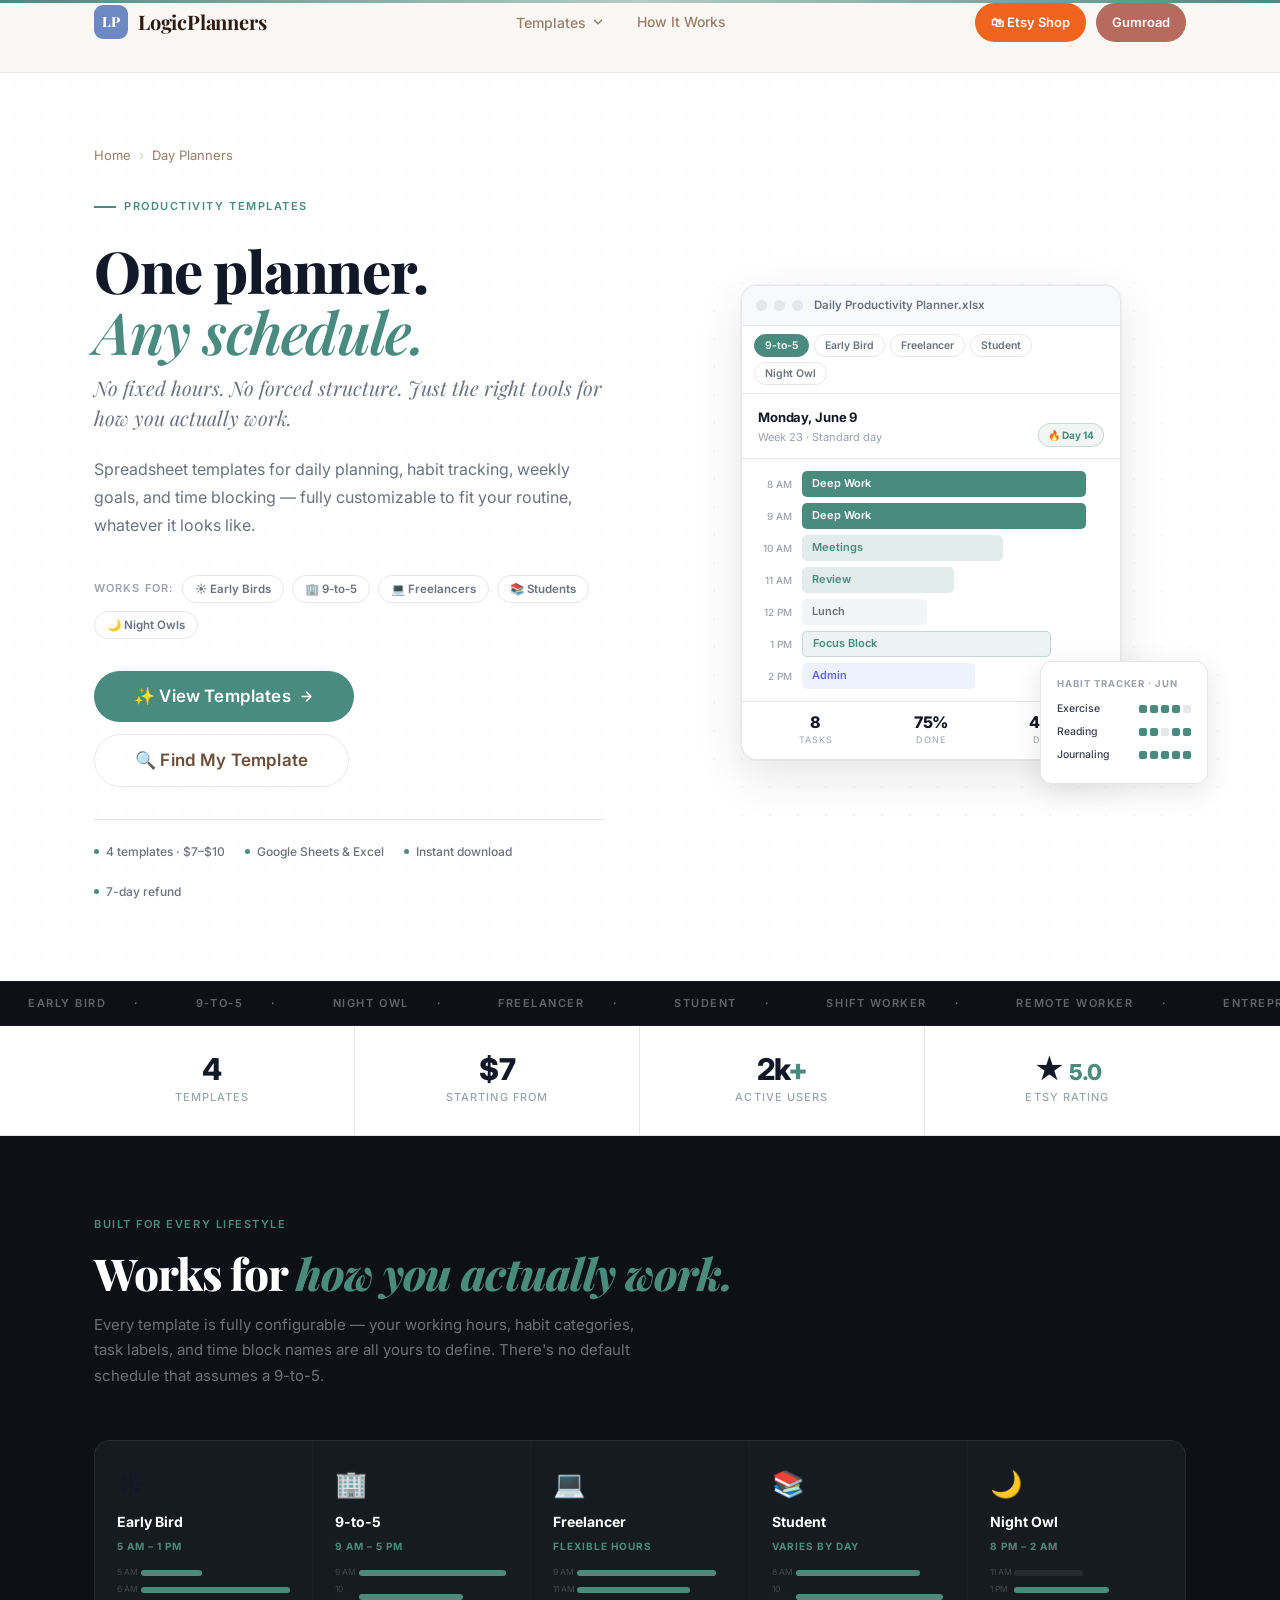
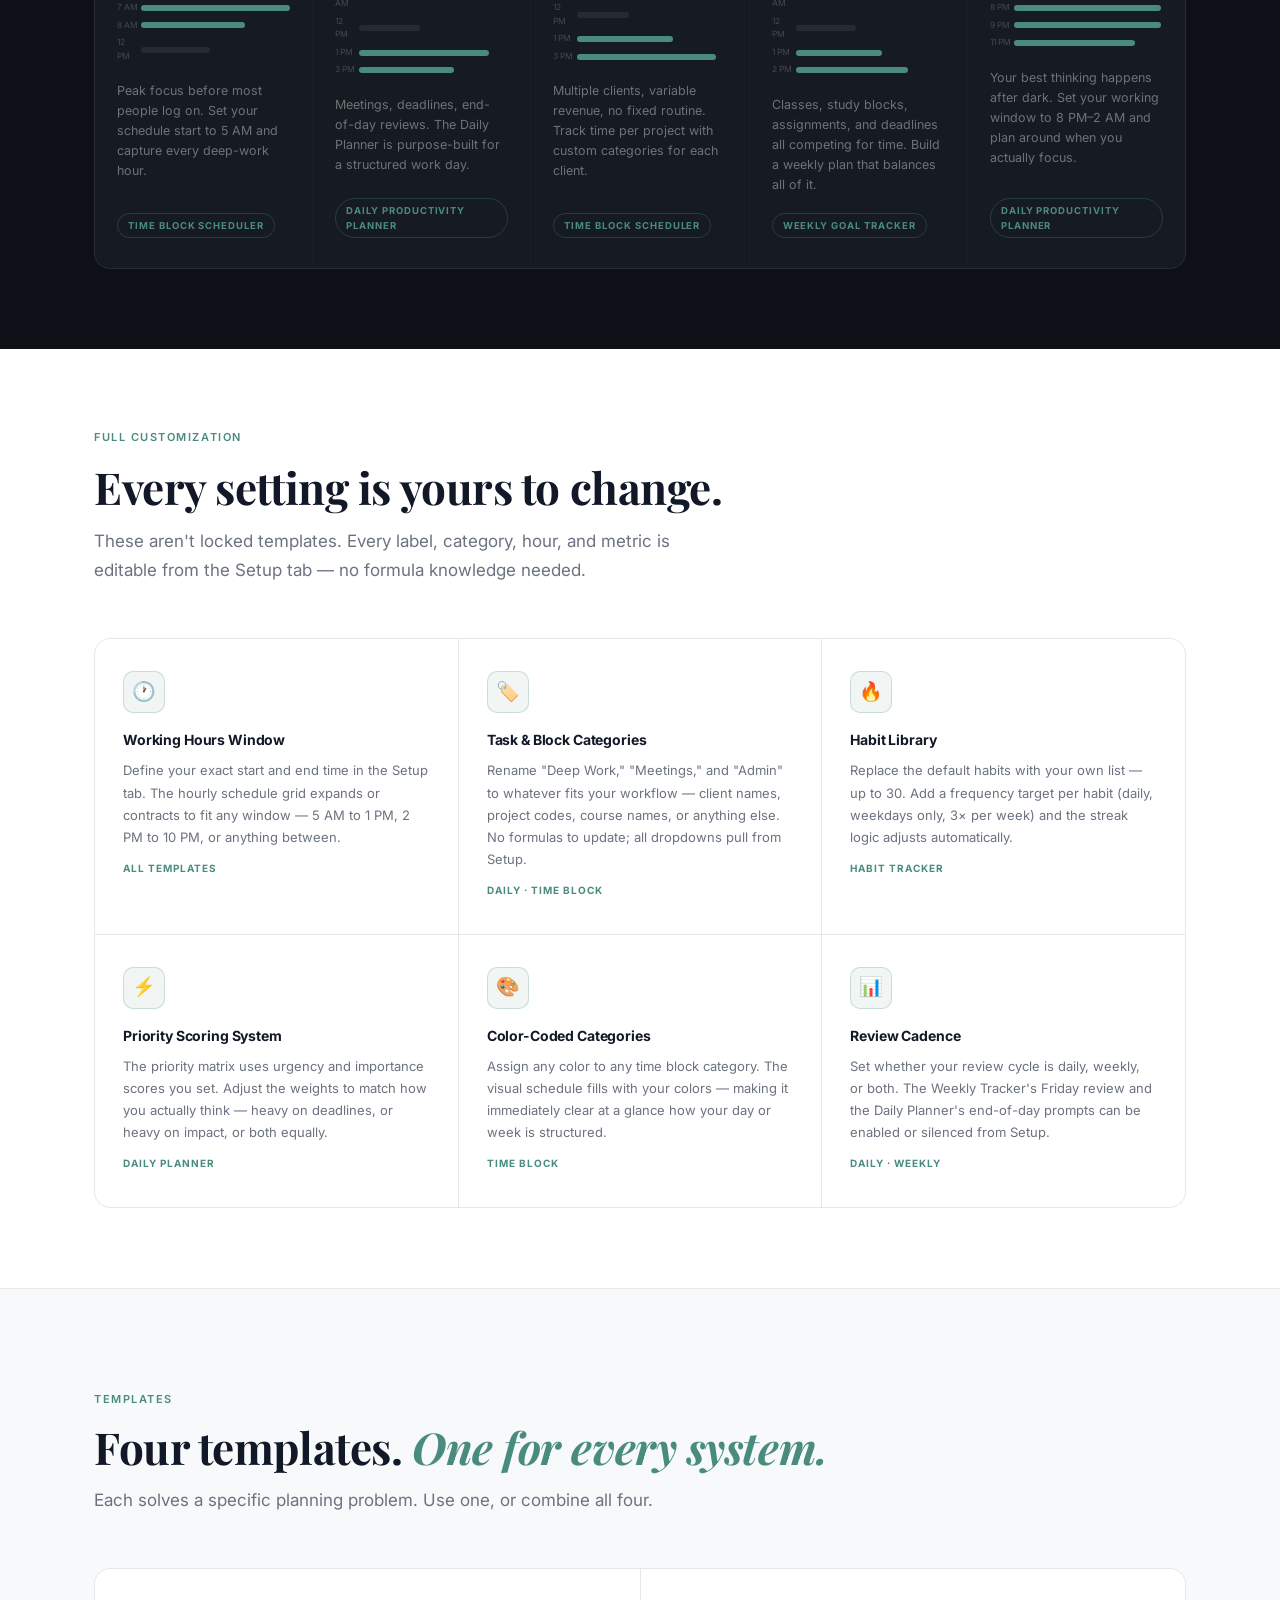
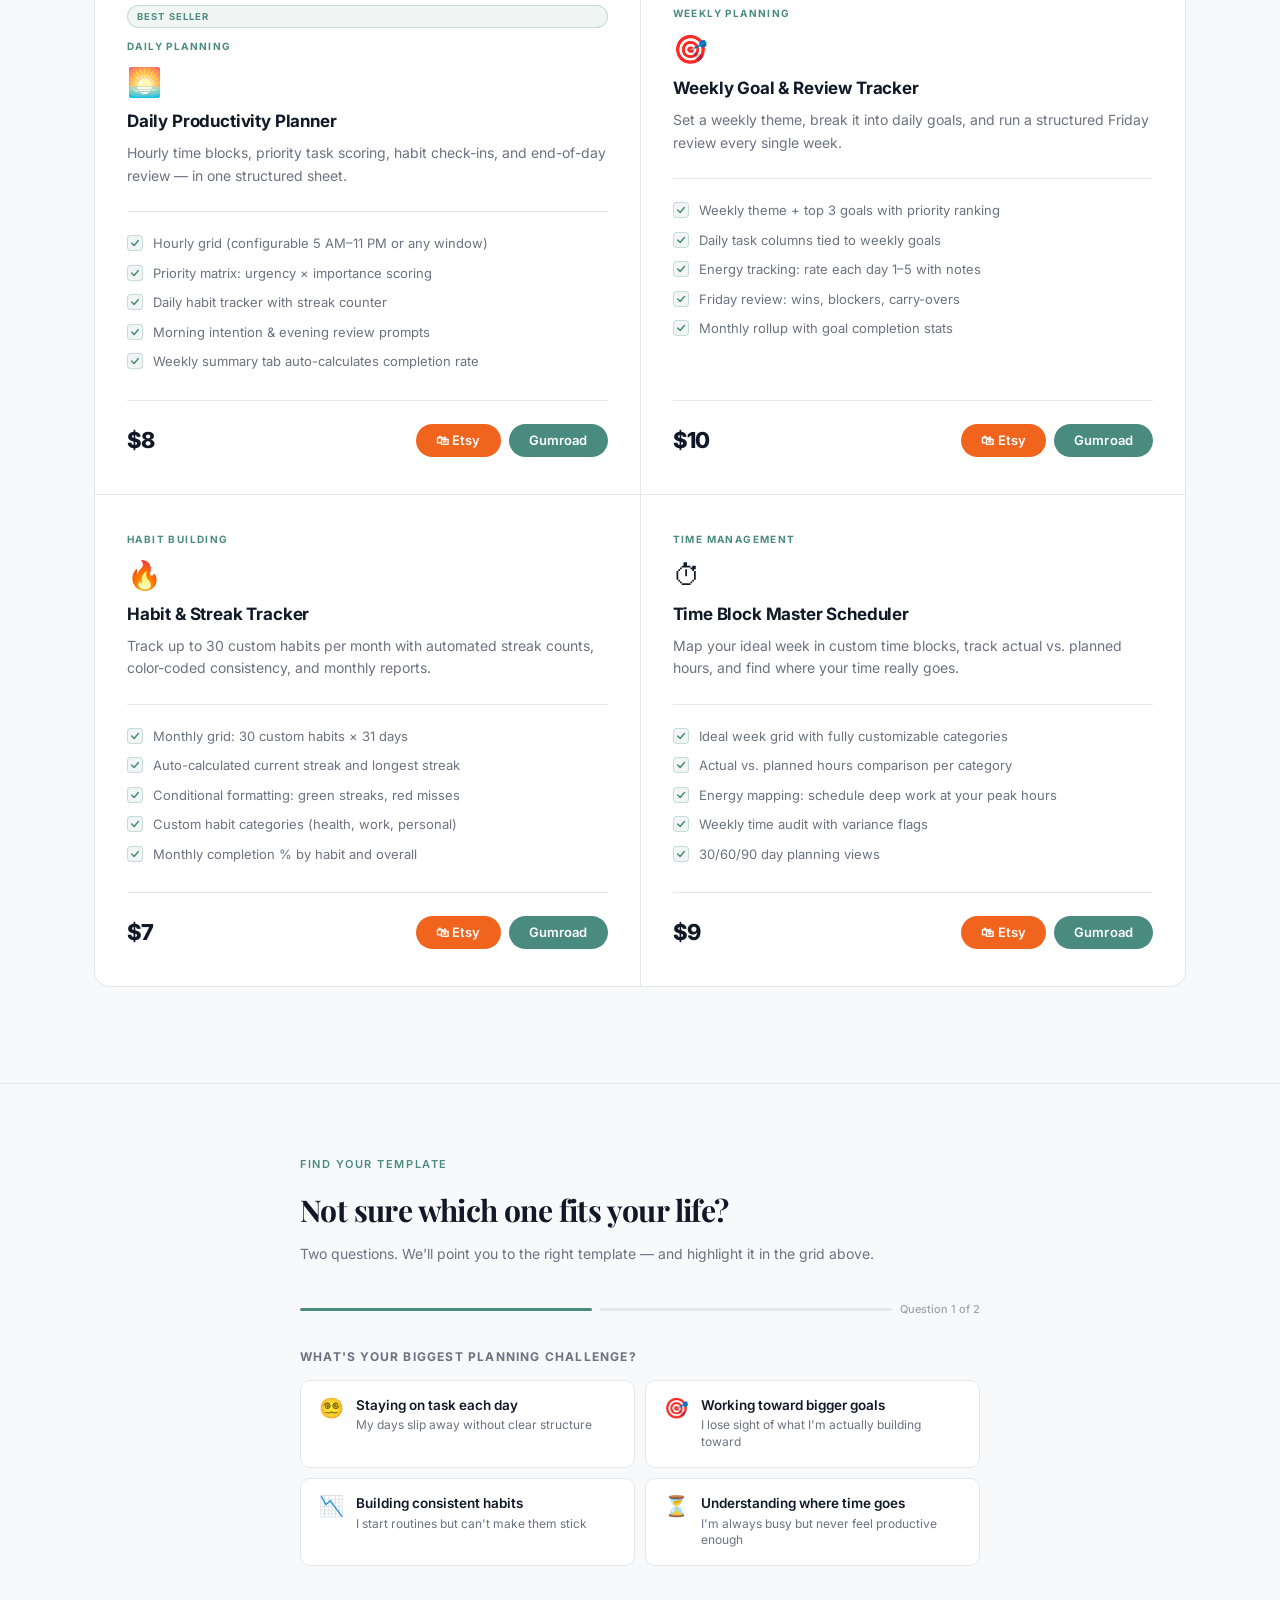
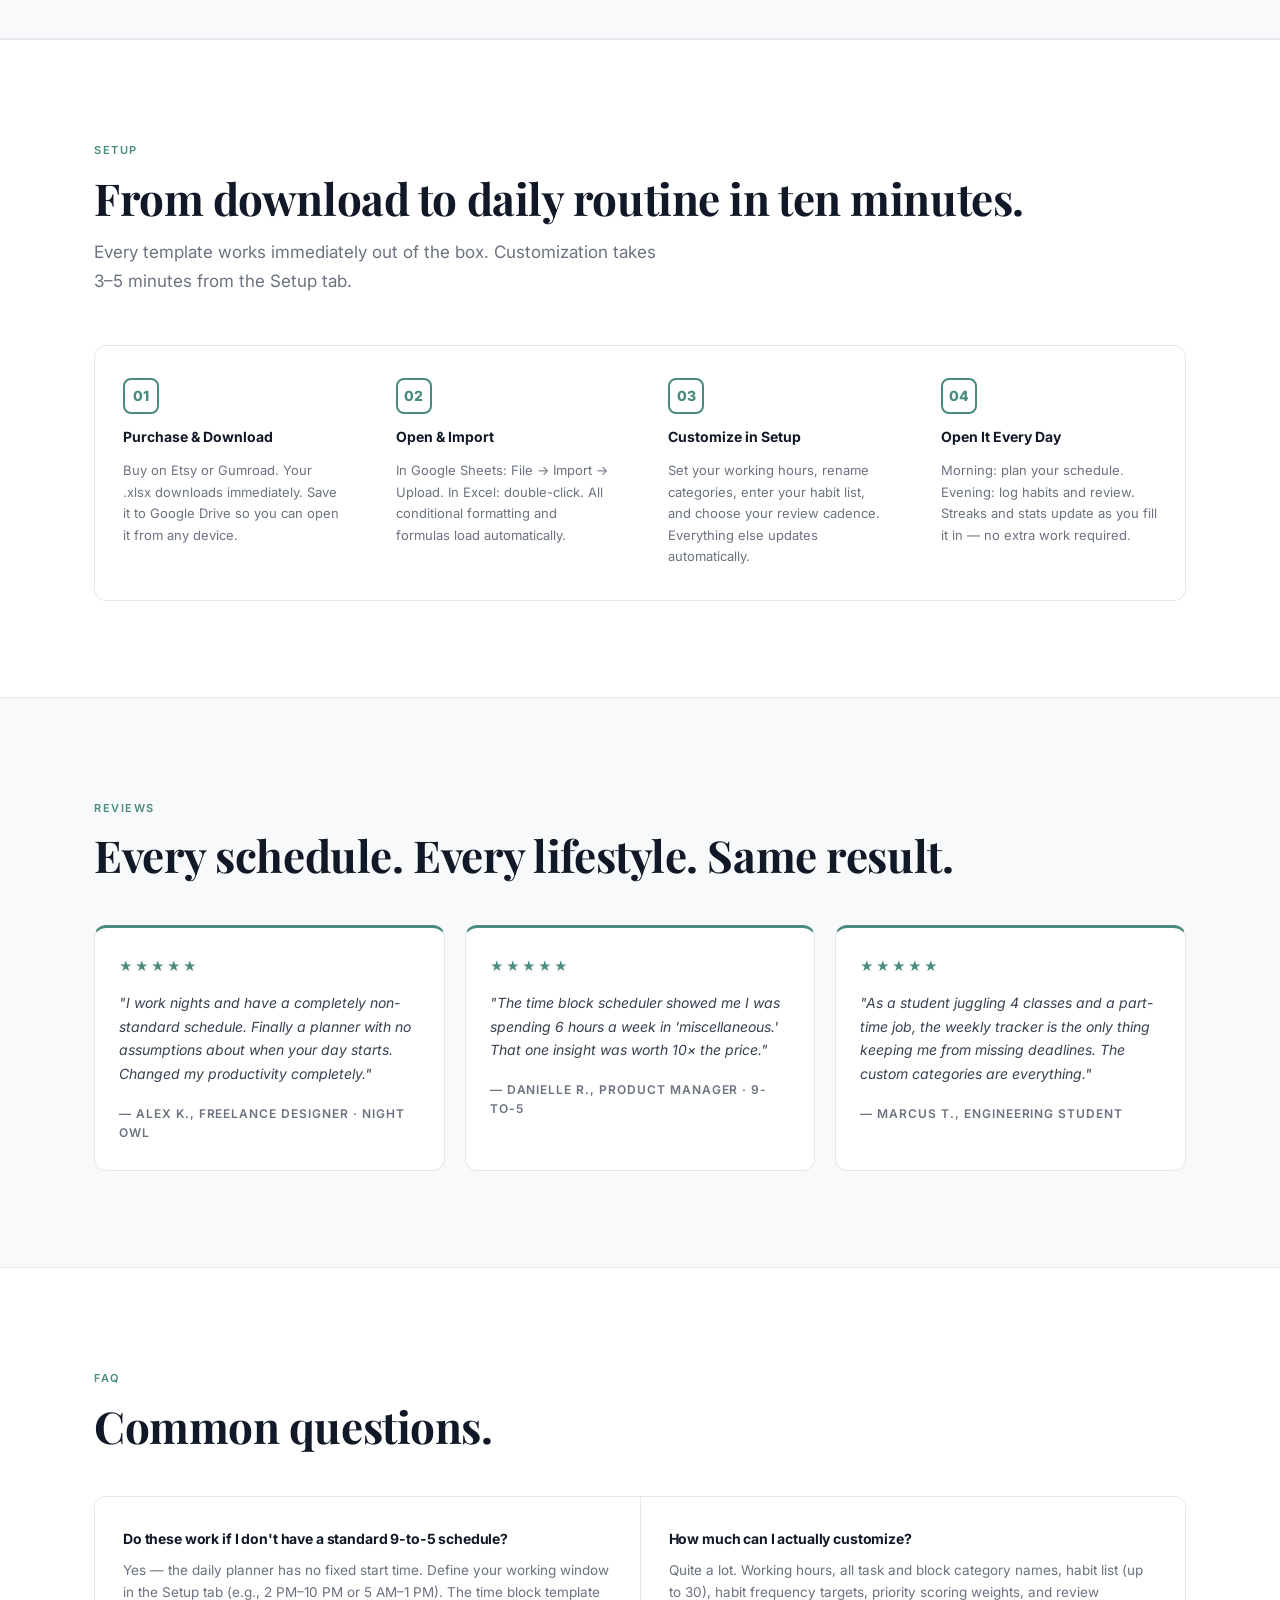
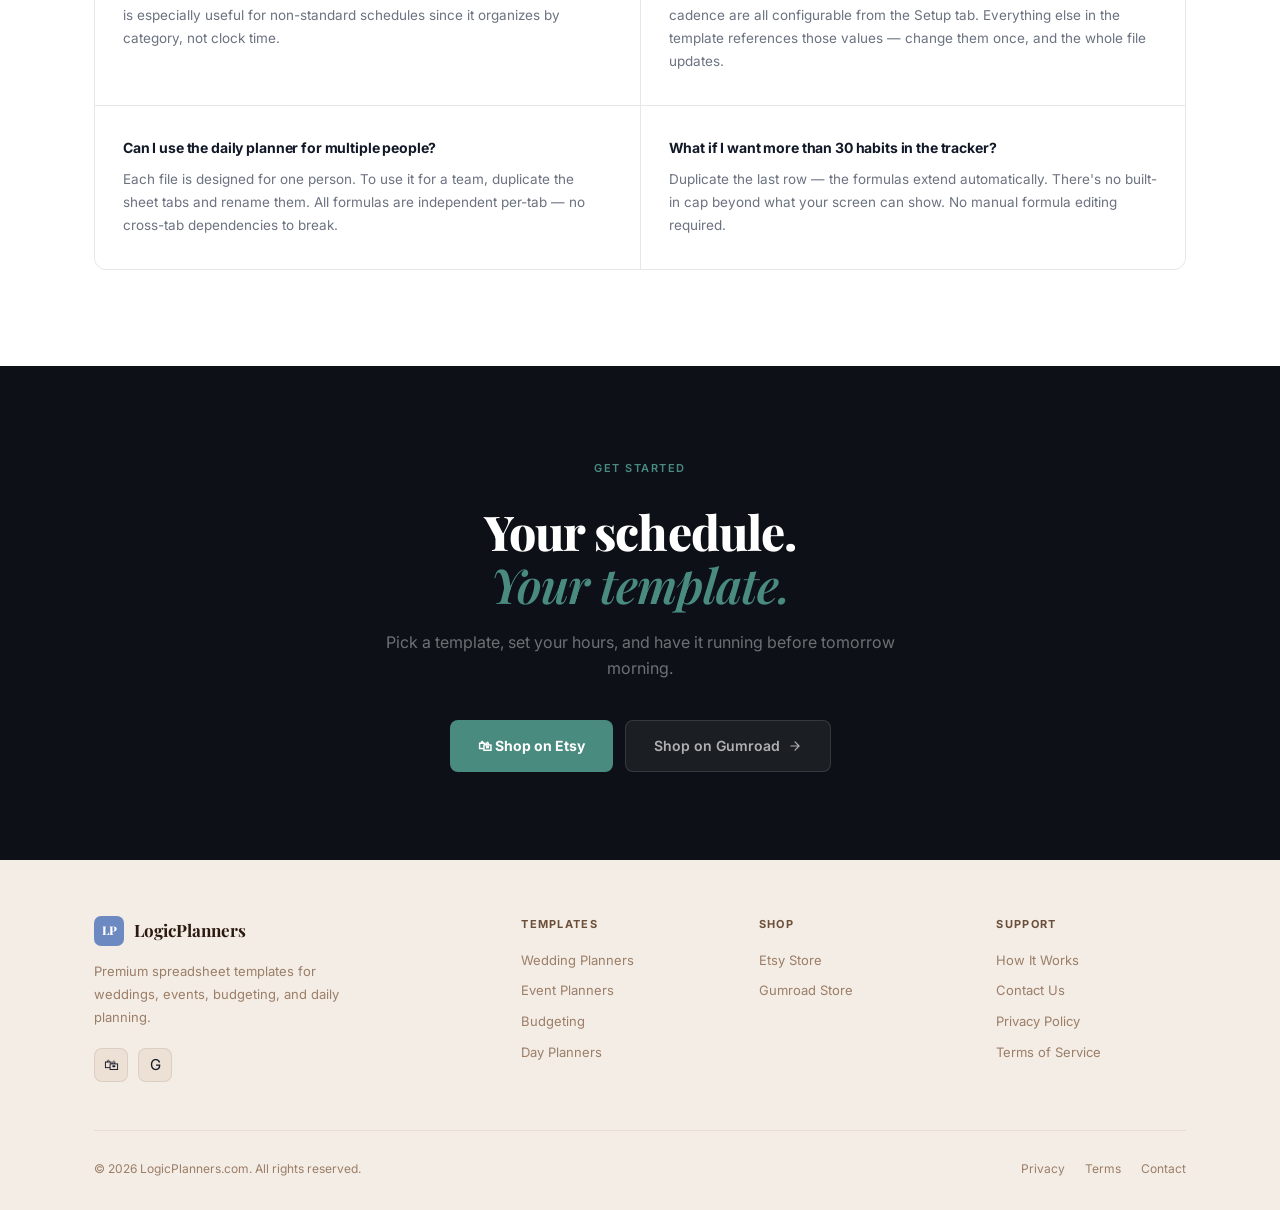
<file: day-planners.html>
<!DOCTYPE html>
<html lang="en">
<head>
  <meta charset="UTF-8">
  <meta name="viewport" content="width=device-width, initial-scale=1.0">
  <meta name="description" content="Daily planner, weekly goal tracker, habit streaks, and time block spreadsheet templates — built for any schedule. Google Sheets & Excel. Available on Etsy and Gumroad.">
  <title>Day Planner Templates — LogicPlanners</title>
  <link rel="preconnect" href="https://fonts.googleapis.com">
  <link rel="preconnect" href="https://fonts.gstatic.com" crossorigin>
  <link href="https://fonts.googleapis.com/css2?family=Playfair+Display:ital,wght@0,400;0,600;0,700;0,800;1,400;1,600&family=Inter:ital,opsz,wght@0,14..32,300;0,14..32,400;0,14..32,500;0,14..32,600;0,14..32,700&display=swap" rel="stylesheet">
  <link rel="stylesheet" href="styles.css">
  <script src="https://gumroad.com/js/gumroad.js"></script>

  <style>
    /* ══════════════════════════════════════════
       Day Planners — Professional / Minimalist
       ══════════════════════════════════════════ */
    :root {
      --dp-teal:        #4A8B7F;
      --dp-teal-dark:   #3A7A6E;
      --dp-teal-light:  rgba(74,139,127,0.08);
      --dp-teal-mid:    rgba(74,139,127,0.18);
      --dp-teal-border: rgba(74,139,127,0.25);

      --dp-ink:         #111827;
      --dp-ink-2:       #374151;
      --dp-ink-3:       #6B7280;
      --dp-ink-4:       #9CA3AF;

      --dp-surface:     #F8F9FA;
      --dp-border:      #E5E7EB;
      --dp-dark-bg:     #0D1117;
      --dp-dark-2:      #161B22;
      --dp-dark-3:      #1C2330;

      --cat:        #4A8B7F;
      --cat-hover:  #3A7A6E;
      --cat-light:  rgba(74,139,127,0.08);
      --cat-border: rgba(74,139,127,0.25);
      --cat-shadow: rgba(74,139,127,0.20);
    }

    body { color: var(--dp-ink); }

    .eyebrow {
      color: var(--dp-teal) !important;
      font-size: 11px; font-weight: 600;
      letter-spacing: 0.14em; text-transform: uppercase;
    }

    /* ── Top accent bar ── */
    .dp-top-bar {
      height: 3px;
      background: linear-gradient(90deg, var(--dp-teal), rgba(74,139,127,0.4), var(--dp-teal));
    }

    /* ── HERO ── */
    .hero {
      background: #fff;
      background-image: radial-gradient(circle, rgba(74,139,127,0.06) 1px, transparent 1px);
      background-size: 28px 28px;
      padding: 72px 0 80px;
    }
    .hero-inner {
      display: grid; grid-template-columns: 1fr 1fr;
      gap: 72px; align-items: center;
    }
    @media (max-width: 900px) { .hero-inner { grid-template-columns: 1fr; gap: 52px; } }

    .hero-copy { max-width: 520px; }
    .hero-eyebrow {
      display: inline-flex; align-items: center; gap: 8px;
      font-size: 11px; font-weight: 600; text-transform: uppercase;
      letter-spacing: 0.14em; color: var(--dp-teal); margin-bottom: 24px;
    }
    .hero-eyebrow::before {
      content: ''; width: 22px; height: 2px; background: var(--dp-teal); display: block;
    }
    .hero-headline {
      font-family: var(--font-serif);
      font-size: clamp(38px, 5vw, 58px);
      font-weight: 800; line-height: 1.06;
      color: var(--dp-ink); margin-bottom: 10px; letter-spacing: -0.025em;
    }
    .hero-headline em { font-style: italic; font-weight: 600; color: var(--dp-teal); }
    .hero-headline-sub {
      font-family: var(--font-serif); font-style: italic;
      font-size: clamp(16px, 2vw, 20px); color: var(--dp-ink-3);
      margin-bottom: 22px; font-weight: 400; line-height: 1.5;
    }
    .hero-sub {
      font-size: 16px; line-height: 1.75;
      color: var(--dp-ink-3); margin-bottom: 36px;
    }
    .hero-adapts {
      display: flex; align-items: center; gap: 8px;
      flex-wrap: wrap; margin-bottom: 32px;
    }
    .hero-adapts-label {
      font-size: 11px; font-weight: 600; text-transform: uppercase;
      letter-spacing: 0.1em; color: var(--dp-ink-4);
    }
    .hero-adapts-chip {
      font-size: 11.5px; font-weight: 600; padding: 4px 12px;
      border-radius: 100px; border: 1.5px solid var(--dp-border);
      color: var(--dp-ink-3); background: #fff;
    }
    .hero-actions { display: flex; gap: 12px; flex-wrap: wrap; margin-bottom: 32px; }
    .hero-actions .btn-primary { background: var(--dp-teal); border-color: var(--dp-teal); }
    .hero-actions .btn-primary:hover { background: var(--dp-teal-dark); border-color: var(--dp-teal-dark); }
    .hero-meta {
      display: flex; gap: 20px; flex-wrap: wrap;
      border-top: 1px solid var(--dp-border); padding-top: 22px;
    }
    .hero-meta-item {
      display: flex; align-items: center; gap: 7px;
      font-size: 12px; color: var(--dp-ink-3); font-weight: 500;
    }
    .hero-meta-item .meta-dot {
      width: 5px; height: 5px; border-radius: 50%; background: var(--dp-teal); flex-shrink: 0;
    }

    /* ── Hero mockup ── */
    .hero-mockup-wrap {
      position: relative; display: flex;
      justify-content: center; align-items: center;
    }
    .hero-mockup {
      background: #fff; border: 1px solid var(--dp-border);
      border-radius: 16px;
      box-shadow: 0 0 0 1px rgba(0,0,0,0.04), 0 16px 48px rgba(0,0,0,0.10);
      overflow: hidden; width: 100%; max-width: 380px;
    }
    .mock-titlebar {
      background: var(--dp-surface); border-bottom: 1px solid var(--dp-border);
      padding: 10px 14px; display: flex; align-items: center; gap: 7px;
    }
    .mock-titlebar-dot { width: 11px; height: 11px; border-radius: 50%; background: var(--dp-border); }
    .mock-titlebar-title { font-size: 11.5px; font-weight: 600; color: var(--dp-ink-3); margin-left: 4px; }

    .mock-personas {
      border-bottom: 1px solid var(--dp-border); padding: 8px 12px;
      display: flex; gap: 5px; flex-wrap: wrap; background: #fff;
    }
    .mock-persona-chip {
      font-size: 10.5px; font-weight: 600; padding: 4px 10px;
      border-radius: 100px; border: 1.5px solid var(--dp-border);
      color: var(--dp-ink-3); background: #fff; cursor: pointer;
      transition: all 0.15s; font-family: var(--font-sans); white-space: nowrap;
    }
    .mock-persona-chip:hover { border-color: var(--dp-teal-border); color: var(--dp-teal); }
    .mock-persona-chip.active { background: var(--dp-teal); border-color: var(--dp-teal); color: #fff; }

    .mock-header {
      padding: 13px 16px 11px;
      display: flex; align-items: flex-end; justify-content: space-between;
      border-bottom: 1px solid var(--dp-border);
    }
    .mock-date { font-size: 13px; font-weight: 700; color: var(--dp-ink); letter-spacing: -0.01em; }
    .mock-subdate { font-size: 11px; color: var(--dp-ink-4); margin-top: 2px; }
    .mock-streak-badge {
      font-size: 10px; font-weight: 700; padding: 3px 9px;
      background: var(--dp-teal-light); color: var(--dp-teal);
      border: 1px solid var(--dp-teal-border); border-radius: 100px;
    }
    .mock-schedule { padding: 12px 16px; display: flex; flex-direction: column; gap: 6px; min-height: 210px; }
    .mock-row { display: flex; align-items: center; gap: 10px; }
    .mock-time { font-size: 10px; color: var(--dp-ink-4); font-weight: 500; width: 34px; flex-shrink: 0; text-align: right; }
    .mock-block {
      height: 26px; border-radius: 5px; display: flex; align-items: center;
      padding: 0 10px; font-size: 11px; font-weight: 600; transition: all 0.25s;
      white-space: nowrap; overflow: hidden;
    }
    .mock-block-deep  { background: var(--dp-teal);           color: #fff; }
    .mock-block-meet  { background: rgba(74,139,127,0.16);     color: var(--dp-teal); }
    .mock-block-break { background: #F3F4F6;                   color: var(--dp-ink-3); }
    .mock-block-admin { background: #EEF2FF;                   color: #6366F1; }
    .mock-block-focus { background: rgba(74,139,127,0.10);     color: var(--dp-teal); border: 1px solid var(--dp-teal-border); }
    .mock-block-study { background: rgba(99,102,241,0.12);     color: #6366F1; border: 1px solid rgba(99,102,241,0.22); }
    .mock-block-class { background: rgba(245,158,11,0.12);     color: #B45309; border: 1px solid rgba(245,158,11,0.22); }
    .mock-footer {
      border-top: 1px solid var(--dp-border); padding: 12px 16px;
      display: grid; grid-template-columns: repeat(3, 1fr);
    }
    .mock-stat { text-align: center; }
    .mock-stat-num { display: block; font-size: 16px; font-weight: 800; color: var(--dp-ink); letter-spacing: -0.02em; line-height: 1; }
    .mock-stat-label { font-size: 9px; color: var(--dp-ink-4); text-transform: uppercase; letter-spacing: 0.1em; margin-top: 3px; display: block; }

    .hero-mockup-secondary {
      position: absolute; right: -22px; bottom: -24px;
      background: #fff; border: 1px solid var(--dp-border);
      border-radius: 12px; box-shadow: 0 8px 28px rgba(0,0,0,0.10);
      padding: 14px 16px; width: 168px; z-index: 2;
    }
    .mock-sec-label { font-size: 9.5px; font-weight: 700; text-transform: uppercase; letter-spacing: 0.1em; color: var(--dp-ink-4); margin-bottom: 10px; }
    .mock-habit-row { display: flex; align-items: center; justify-content: space-between; margin-bottom: 6px; }
    .mock-habit-name { font-size: 10.5px; color: var(--dp-ink-2); font-weight: 500; }
    .mock-habit-dots { display: flex; gap: 3px; }
    .mock-habit-dot { width: 8px; height: 8px; border-radius: 2px; background: var(--dp-teal); }
    .mock-habit-dot.miss { background: var(--dp-border); }

    /* ── Ticker strip ── */
    .dp-ticker {
      background: var(--dp-dark-bg);
      border-top: 1px solid rgba(255,255,255,0.05);
      border-bottom: 1px solid rgba(255,255,255,0.05);
      padding: 13px 0; overflow: hidden;
    }
    .dp-ticker-track {
      display: flex; gap: 0; animation: dpTicker 32s linear infinite;
      width: max-content;
    }
    @keyframes dpTicker { 0% { transform: translateX(0); } 100% { transform: translateX(-50%); } }
    .dp-ticker-item {
      font-size: 11px; font-weight: 600; text-transform: uppercase;
      letter-spacing: 0.14em; color: rgba(255,255,255,0.35);
      padding: 0 28px; flex-shrink: 0; white-space: nowrap;
    }
    .dp-ticker-item span {
      color: var(--dp-teal); margin-left: 28px;
    }

    /* ── Stats strip ── */
    .dp-stats { background: #fff; border-bottom: 1px solid var(--dp-border); }
    .dp-stats-inner { display: grid; grid-template-columns: repeat(4, 1fr); }
    .dp-stat {
      padding: 28px 24px; text-align: center;
      border-right: 1px solid var(--dp-border); transition: background 0.18s;
    }
    .dp-stat:last-child { border-right: none; }
    .dp-stat:hover { background: var(--dp-teal-light); }
    .dp-stat-num { font-size: 30px; font-weight: 800; color: var(--dp-ink); letter-spacing: -0.03em; line-height: 1; display: block; }
    .dp-stat-num span { color: var(--dp-teal); }
    .dp-stat-label { font-size: 11px; color: var(--dp-ink-4); text-transform: uppercase; letter-spacing: 0.1em; margin-top: 5px; display: block; font-weight: 500; }
    @media (max-width: 640px) {
      .dp-stats-inner { grid-template-columns: repeat(2, 1fr); }
      .dp-stat:nth-child(2) { border-right: none; }
    }

    /* ══════════════════════════════════════════
       LIFESTYLE SECTION (dark)
       ══════════════════════════════════════════ */
    .dp-lifestyles { background: var(--dp-dark-bg); padding: 80px 0; }
    .dp-lifestyles-header { margin-bottom: 52px; }
    .dp-lifestyles-title {
      font-family: var(--font-serif);
      font-size: clamp(28px, 4vw, 44px);
      font-weight: 800; color: #fff;
      letter-spacing: -0.025em; line-height: 1.1; margin-bottom: 14px;
    }
    .dp-lifestyles-title em { color: var(--dp-teal); font-style: italic; }
    .dp-lifestyles-sub {
      font-size: 15px; color: rgba(255,255,255,0.4);
      line-height: 1.7; max-width: 540px;
    }
    .dp-lifestyle-grid {
      display: grid; grid-template-columns: repeat(5, 1fr);
      gap: 1px; background: rgba(255,255,255,0.06);
      border: 1px solid rgba(255,255,255,0.06);
      border-radius: 16px; overflow: hidden;
    }
    @media (max-width: 960px)  { .dp-lifestyle-grid { grid-template-columns: repeat(3, 1fr); } }
    @media (max-width: 580px)  { .dp-lifestyle-grid { grid-template-columns: repeat(2, 1fr); } }

    .dp-lc {
      background: var(--dp-dark-2); padding: 30px 22px;
      transition: background 0.2s; display: flex; flex-direction: column; gap: 0;
    }
    .dp-lc:hover { background: rgba(74,139,127,0.14); }
    .dp-lc-icon { font-size: 26px; margin-bottom: 14px; line-height: 1; }
    .dp-lc-title { font-size: 14px; font-weight: 700; color: #fff; margin-bottom: 4px; }
    .dp-lc-hours { font-size: 10px; color: var(--dp-teal); font-weight: 700; text-transform: uppercase; letter-spacing: 0.1em; margin-bottom: 12px; }
    .dp-lc-desc { font-size: 12.5px; color: rgba(255,255,255,0.38); line-height: 1.6; margin-bottom: 18px; flex: 1; }
    .dp-lc-bars { display: flex; flex-direction: column; gap: 4px; margin-bottom: 18px; }
    .dp-lc-bar-row { display: flex; gap: 2px; align-items: center; }
    .dp-lc-bar-time { font-size: 8.5px; color: rgba(255,255,255,0.2); width: 22px; flex-shrink: 0; }
    .dp-lc-bar { height: 6px; border-radius: 3px; background: rgba(74,139,127,0.25); }
    .dp-lc-bar.on { background: var(--dp-teal); }
    .dp-lc-bar.dim { background: rgba(255,255,255,0.07); }
    .dp-lc-template {
      font-size: 9.5px; font-weight: 700; text-transform: uppercase;
      letter-spacing: 0.1em; color: var(--dp-teal);
      border: 1px solid rgba(74,139,127,0.3); border-radius: 100px;
      padding: 4px 10px; display: inline-block; align-self: flex-start;
    }

    /* ══════════════════════════════════════════
       CUSTOMIZATION FEATURES
       ══════════════════════════════════════════ */
    .dp-customize { background: #fff; padding: 80px 0; }
    .dp-cust-grid {
      display: grid; grid-template-columns: repeat(3, 1fr);
      gap: 1px; background: var(--dp-border);
      border: 1px solid var(--dp-border); border-radius: 16px;
      overflow: hidden; margin-top: 52px;
    }
    @media (max-width: 768px) { .dp-cust-grid { grid-template-columns: repeat(2, 1fr); } }
    @media (max-width: 480px) { .dp-cust-grid { grid-template-columns: 1fr; } }

    .dp-cust-item { background: #fff; padding: 32px 28px; transition: background 0.18s; }
    .dp-cust-item:hover { background: var(--dp-teal-light); }
    .dp-cust-icon {
      width: 42px; height: 42px; border-radius: 10px;
      background: var(--dp-teal-light); border: 1px solid var(--dp-teal-border);
      display: flex; align-items: center; justify-content: center;
      font-size: 19px; margin-bottom: 16px;
    }
    .dp-cust-title { font-size: 14px; font-weight: 700; color: var(--dp-ink); margin-bottom: 8px; letter-spacing: -0.01em; }
    .dp-cust-desc { font-size: 13px; color: var(--dp-ink-3); line-height: 1.7; }
    .dp-cust-tag {
      display: inline-block; margin-top: 12px;
      font-size: 10px; font-weight: 700; text-transform: uppercase;
      letter-spacing: 0.1em; color: var(--dp-teal);
    }

    /* ── Templates ── */
    .dp-templates { background: var(--dp-surface); }
    .dp-section-header { margin-bottom: 52px; }
    .dp-cards {
      display: grid; grid-template-columns: repeat(2, 1fr);
      gap: 1px; background: var(--dp-border);
      border: 1px solid var(--dp-border); border-radius: 16px; overflow: hidden;
    }
    @media (max-width: 768px) { .dp-cards { grid-template-columns: 1fr; } }

    .dp-card {
      background: #fff; padding: 36px 32px;
      display: flex; flex-direction: column;
      transition: background 0.18s; position: relative;
    }
    .dp-card:hover { background: #FDFEFE; }
    .dp-card.recommended {
      outline: 3px solid var(--dp-teal); outline-offset: -3px; z-index: 1;
    }
    .dp-card.recommended::before {
      content: '✓ Recommended for you';
      position: absolute; top: 0; left: 0; right: 0;
      background: var(--dp-teal); color: #fff;
      font-size: 10.5px; font-weight: 700; text-transform: uppercase;
      letter-spacing: 0.1em; text-align: center; padding: 6px;
    }
    .dp-card.recommended .dp-card-eyebrow { margin-top: 28px; }

    .dp-card-eyebrow { font-size: 10px; font-weight: 700; text-transform: uppercase; letter-spacing: 0.14em; color: var(--dp-teal); margin-bottom: 14px; }
    .dp-card-icon { font-size: 28px; margin-bottom: 14px; line-height: 1; }
    .dp-card-name { font-size: 17px; font-weight: 700; color: var(--dp-ink); margin-bottom: 10px; letter-spacing: -0.01em; line-height: 1.3; }
    .dp-card-tagline { font-size: 14px; color: var(--dp-ink-3); line-height: 1.6; margin-bottom: 24px; }
    .dp-card-divider { height: 1px; background: var(--dp-border); margin-bottom: 22px; }
    .dp-card-features { display: flex; flex-direction: column; gap: 10px; flex: 1; }
    .dp-card-feature { display: flex; align-items: flex-start; gap: 10px; font-size: 13px; color: var(--dp-ink-3); line-height: 1.5; }
    .dp-card-check {
      width: 16px; height: 16px; flex-shrink: 0; margin-top: 1px;
      border-radius: 4px; background: var(--dp-teal-light); border: 1px solid var(--dp-teal-border);
      display: flex; align-items: center; justify-content: center;
    }
    .dp-card-check svg { display: block; }
    .dp-card-footer { margin-top: 28px; padding-top: 22px; border-top: 1px solid var(--dp-border); display: flex; align-items: center; justify-content: space-between; gap: 12px; flex-wrap: wrap; }
    .dp-card-price { font-size: 22px; font-weight: 800; color: var(--dp-ink); letter-spacing: -0.03em; }
    .dp-card-buy { display: flex; gap: 8px; }
    .dp-badge { display: inline-block; font-size: 9.5px; font-weight: 700; text-transform: uppercase; letter-spacing: 0.12em; padding: 3px 9px; border-radius: 100px; background: var(--dp-teal-light); color: var(--dp-teal); border: 1px solid var(--dp-teal-border); margin-bottom: 10px; }

    /* ══════════════════════════════════════════
       RECOMMENDER
       ══════════════════════════════════════════ */
    .dp-recommender { background: var(--dp-surface); border-top: 1px solid var(--dp-border); border-bottom: 1px solid var(--dp-border); padding: 72px 0; }
    .rec-inner { max-width: 680px; margin: 0 auto; }
    .rec-heading { font-family: var(--font-serif); font-size: clamp(22px, 3vw, 30px); font-weight: 700; color: var(--dp-ink); margin-bottom: 8px; letter-spacing: -0.02em; }
    .rec-sub { font-size: 14px; color: var(--dp-ink-3); margin-bottom: 36px; line-height: 1.65; }

    .rec-step { display: none; }
    .rec-step.active { display: block; }
    .rec-q { font-size: 12px; font-weight: 700; color: var(--dp-ink-3); text-transform: uppercase; letter-spacing: 0.1em; margin-bottom: 14px; }
    .rec-options { display: grid; grid-template-columns: repeat(2, 1fr); gap: 10px; }
    @media (max-width: 500px) { .rec-options { grid-template-columns: 1fr; } }

    .rec-option {
      display: flex; align-items: flex-start; gap: 12px;
      padding: 16px 18px; border: 1.5px solid var(--dp-border);
      border-radius: 10px; cursor: pointer; background: #fff;
      transition: all 0.15s; text-align: left; width: 100%;
      font-family: var(--font-sans);
    }
    .rec-option:hover { border-color: var(--dp-teal-border); background: var(--dp-teal-light); }
    .rec-option.selected { border-color: var(--dp-teal); background: var(--dp-teal-light); }
    .rec-option-icon { font-size: 20px; flex-shrink: 0; line-height: 1; margin-top: 1px; }
    .rec-option-label { font-size: 13.5px; font-weight: 600; color: var(--dp-ink); line-height: 1.3; }
    .rec-option-sub { font-size: 12px; color: var(--dp-ink-3); margin-top: 3px; line-height: 1.4; }

    .rec-progress { display: flex; align-items: center; gap: 8px; margin-bottom: 28px; }
    .rec-progress-step { height: 3px; flex: 1; border-radius: 100px; background: var(--dp-border); transition: background 0.3s; }
    .rec-progress-step.done { background: var(--dp-teal); }
    .rec-progress-label { font-size: 11px; color: var(--dp-ink-4); font-weight: 500; white-space: nowrap; }

    .rec-result { display: none; }
    .rec-result.active { display: block; }
    .rec-result-card { border: 2px solid var(--dp-teal); border-radius: 12px; overflow: hidden; }
    .rec-result-header {
      background: var(--dp-teal); padding: 18px 24px;
      display: flex; align-items: center; justify-content: space-between; gap: 12px;
    }
    .rec-result-label { font-size: 10px; font-weight: 700; text-transform: uppercase; letter-spacing: 0.12em; color: rgba(255,255,255,0.7); }
    .rec-result-name { font-size: 17px; font-weight: 700; color: #fff; margin-top: 4px; }
    .rec-result-price { font-size: 24px; font-weight: 800; color: #fff; flex-shrink: 0; }
    .rec-result-body { background: #fff; padding: 24px; }
    .rec-result-reason { font-size: 14px; color: var(--dp-ink-2); line-height: 1.7; margin-bottom: 20px; }
    .rec-result-btns { display: flex; gap: 10px; flex-wrap: wrap; }
    .rec-restart { display: block; text-align: center; margin-top: 16px; font-size: 12px; color: var(--dp-ink-4); cursor: pointer; background: none; border: none; font-family: var(--font-sans); text-decoration: underline; text-underline-offset: 2px; }
    .rec-restart:hover { color: var(--dp-teal); }

    /* ── How-to ── */
    .dp-howto { background: #fff; }
    .dp-steps {
      display: grid; grid-template-columns: repeat(4, 1fr);
      gap: 0; border: 1px solid var(--dp-border); border-radius: 12px;
      overflow: hidden; margin-top: 48px; background: var(--dp-border);
    }
    @media (max-width: 860px) { .dp-steps { grid-template-columns: repeat(2, 1fr); } }
    @media (max-width: 480px) { .dp-steps { grid-template-columns: 1fr; } }
    .dp-step { background: #fff; padding: 32px 28px; display: flex; flex-direction: column; gap: 14px; }
    .dp-step:hover { background: var(--dp-teal-light); }
    .dp-step-num { width: 36px; height: 36px; border-radius: 8px; border: 2px solid var(--dp-teal); color: var(--dp-teal); font-size: 14px; font-weight: 800; display: flex; align-items: center; justify-content: center; flex-shrink: 0; }
    .dp-step-title { font-size: 14px; font-weight: 700; color: var(--dp-ink); line-height: 1.3; }
    .dp-step-desc { font-size: 13px; color: var(--dp-ink-3); line-height: 1.65; }

    /* ── Testimonials ── */
    .dp-testimonials { background: var(--dp-surface); }
    .dp-testi-grid { display: grid; grid-template-columns: repeat(3, 1fr); gap: 20px; margin-top: 44px; }
    @media (max-width: 768px) { .dp-testi-grid { grid-template-columns: 1fr; } }
    .dp-testi-card { background: #fff; border: 1px solid var(--dp-border); border-top: 3px solid var(--dp-teal); border-radius: 12px; padding: 28px 24px; }
    .dp-testi-stars { color: var(--dp-teal); font-size: 13px; letter-spacing: 2px; margin-bottom: 14px; }
    .dp-testi-quote { font-size: 14px; color: var(--dp-ink-2); line-height: 1.7; margin-bottom: 18px; font-style: italic; }
    .dp-testi-author { font-size: 12px; font-weight: 600; color: var(--dp-ink-3); text-transform: uppercase; letter-spacing: 0.08em; }

    /* ── FAQ ── */
    .dp-faq { background: #fff; }
    .dp-faq-grid {
      display: grid; grid-template-columns: repeat(2, 1fr); gap: 1px;
      border: 1px solid var(--dp-border); border-radius: 12px; overflow: hidden;
      background: var(--dp-border); margin-top: 44px;
    }
    @media (max-width: 640px) { .dp-faq-grid { grid-template-columns: 1fr; } }
    .dp-faq-item { background: #fff; padding: 32px 28px; }
    .dp-faq-item:hover { background: var(--dp-teal-light); }
    .dp-faq-q { font-size: 14px; font-weight: 700; color: var(--dp-ink); margin-bottom: 10px; letter-spacing: -0.01em; line-height: 1.4; }
    .dp-faq-a { font-size: 13.5px; color: var(--dp-ink-3); line-height: 1.7; }

    /* ── CTA ── */
    .dp-cta { background: var(--dp-dark-bg); padding: 88px 0; }
    .dp-cta-inner { text-align: center; max-width: 560px; margin: 0 auto; }
    .dp-cta-eyebrow { display: inline-flex; align-items: center; gap: 10px; font-size: 11px; font-weight: 600; text-transform: uppercase; letter-spacing: 0.14em; color: var(--dp-teal); margin-bottom: 28px; }
    .dp-cta-heading { font-family: var(--font-serif); font-size: clamp(32px, 5vw, 48px); font-weight: 800; line-height: 1.1; color: #fff; letter-spacing: -0.02em; margin-bottom: 18px; }
    .dp-cta-heading em { font-style: italic; font-weight: 600; color: var(--dp-teal); }
    .dp-cta-sub { font-size: 16px; color: rgba(255,255,255,0.4); line-height: 1.65; margin-bottom: 38px; }
    .dp-cta-btns { display: flex; gap: 12px; justify-content: center; flex-wrap: wrap; }
    .dp-cta-btn-primary { background: var(--dp-teal); color: #fff; border: none; border-radius: 8px; padding: 14px 28px; font-size: 14px; font-weight: 700; cursor: pointer; text-decoration: none; display: inline-flex; align-items: center; gap: 8px; transition: background 0.18s; }
    .dp-cta-btn-primary:hover { background: var(--dp-teal-dark); }
    .dp-cta-btn-ghost { background: rgba(255,255,255,0.06); color: rgba(255,255,255,0.65); border: 1px solid rgba(255,255,255,0.12); border-radius: 8px; padding: 14px 28px; font-size: 14px; font-weight: 600; cursor: pointer; text-decoration: none; display: inline-flex; align-items: center; gap: 8px; transition: all 0.18s; }
    .dp-cta-btn-ghost:hover { background: rgba(255,255,255,0.10); color: #fff; }

    .footer { border-top: none; }
    .dp-rule { height: 1px; background: var(--dp-border); border: none; margin: 0; }
  </style>
</head>
<body>

<!-- Top accent bar -->
<div class="dp-top-bar"></div>

<!-- ── NAV ── -->
<nav class="nav">
  <div class="container">
    <div class="nav-inner">
      <a href="index.html" class="nav-logo">
        <span class="nav-logo-mark">LP</span>
        <span class="nav-logo-text">LogicPlanners</span>
      </a>
      <div class="nav-links">
        <div class="nav-dropdown">
          <button class="nav-dropdown-toggle">
            Templates
            <svg width="14" height="14" viewBox="0 0 24 24" fill="none" stroke="currentColor" stroke-width="2.5" stroke-linecap="round" stroke-linejoin="round"><path d="M6 9l6 6 6-6"/></svg>
          </button>
          <div class="nav-dropdown-menu">
            <a href="wedding-planners.html" class="nav-dropdown-item"><span class="nav-dropdown-icon">💍</span>Wedding Planners</a>
            <a href="event-planners.html"   class="nav-dropdown-item"><span class="nav-dropdown-icon">🎉</span>Event Planners</a>
            <a href="budgeting.html"        class="nav-dropdown-item"><span class="nav-dropdown-icon">💰</span>Budgeting</a>
            <a href="day-planners.html"     class="nav-dropdown-item nav-link active"><span class="nav-dropdown-icon">📋</span>Day Planners</a>
          </div>
        </div>
        <a href="index.html#how-it-works" class="nav-link">How It Works</a>
      </div>
      <div class="nav-right">
        <a href="https://www.etsy.com/shop/LogicPlanners" target="_blank" rel="noopener" class="nav-btn-etsy">🛍 Etsy Shop</a>
        <a href="https://logicplanners.gumroad.com" target="_blank" rel="noopener" class="nav-btn-gumroad">Gumroad</a>
      </div>
      <button class="nav-hamburger" id="hamburger" aria-label="Open menu">
        <span></span><span></span><span></span>
      </button>
    </div>
  </div>
</nav>
<div class="nav-mobile" id="mobileMenu">
  <a href="wedding-planners.html" class="nav-mobile-link">💍 Wedding Planners</a>
  <a href="event-planners.html"   class="nav-mobile-link">🎉 Event Planners</a>
  <a href="budgeting.html"        class="nav-mobile-link">💰 Budgeting</a>
  <a href="day-planners.html"     class="nav-mobile-link">📋 Day Planners</a>
  <div class="nav-mobile-btns">
    <a href="https://www.etsy.com/shop/LogicPlanners" target="_blank" rel="noopener" class="btn btn-etsy" style="justify-content:center;">🛍 Shop on Etsy</a>
    <a href="https://logicplanners.gumroad.com" target="_blank" rel="noopener" class="btn btn-primary" style="justify-content:center;">Shop on Gumroad</a>
  </div>
</div>

<!-- ── HERO ── -->
<section class="hero">
  <div class="container">
    <div class="hero-inner">

      <div class="hero-copy">
        <div class="breadcrumb" style="margin-bottom:24px;">
          <a href="index.html">Home</a>
          <span class="breadcrumb-sep">›</span>
          <span>Day Planners</span>
        </div>
        <div class="hero-eyebrow">Productivity Templates</div>
        <h1 class="hero-headline">
          One planner.<br><em>Any schedule.</em>
        </h1>
        <p class="hero-headline-sub">No fixed hours. No forced structure. Just the right tools for how you actually work.</p>
        <p class="hero-sub">Spreadsheet templates for daily planning, habit tracking, weekly goals, and time blocking — fully customizable to fit your routine, whatever it looks like.</p>
        <div class="hero-adapts">
          <span class="hero-adapts-label">Works for:</span>
          <span class="hero-adapts-chip">☀️ Early Birds</span>
          <span class="hero-adapts-chip">🏢 9-to-5</span>
          <span class="hero-adapts-chip">💻 Freelancers</span>
          <span class="hero-adapts-chip">📚 Students</span>
          <span class="hero-adapts-chip">🌙 Night Owls</span>
        </div>
        <div class="hero-actions">
          <a href="#templates" class="btn btn-primary btn-lg">
            ✨ View Templates
            <svg width="15" height="15" viewBox="0 0 24 24" fill="none" stroke="currentColor" stroke-width="2.5" stroke-linecap="round" stroke-linejoin="round"><path d="M5 12h14M12 5l7 7-7 7"/></svg>
          </a>
          <a href="#recommender" class="btn btn-outline btn-lg">🔍 Find My Template</a>
        </div>
        <div class="hero-meta">
          <span class="hero-meta-item"><span class="meta-dot"></span>4 templates · $7–$10</span>
          <span class="hero-meta-item"><span class="meta-dot"></span>Google Sheets &amp; Excel</span>
          <span class="hero-meta-item"><span class="meta-dot"></span>Instant download</span>
          <span class="hero-meta-item"><span class="meta-dot"></span>7-day refund</span>
        </div>
      </div>

      <!-- Interactive Mockup -->
      <div class="hero-mockup-wrap">
        <div class="hero-mockup">
          <div class="mock-titlebar">
            <div class="mock-titlebar-dot"></div>
            <div class="mock-titlebar-dot"></div>
            <div class="mock-titlebar-dot"></div>
            <span class="mock-titlebar-title">Daily Productivity Planner.xlsx</span>
          </div>
          <div class="mock-personas" id="mockPersonas">
            <button class="mock-persona-chip active" data-persona="standard">9-to-5</button>
            <button class="mock-persona-chip" data-persona="earlybird">Early Bird</button>
            <button class="mock-persona-chip" data-persona="freelancer">Freelancer</button>
            <button class="mock-persona-chip" data-persona="student">Student</button>
            <button class="mock-persona-chip" data-persona="nightowl">Night Owl</button>
          </div>
          <div class="mock-header">
            <div>
              <div class="mock-date" id="mockDate">Monday, June 9</div>
              <div class="mock-subdate" id="mockSubdate">Week 23 · Day 160</div>
            </div>
            <span class="mock-streak-badge" id="mockStreak">🔥 Day 14</span>
          </div>
          <div class="mock-schedule" id="mockSchedule"></div>
          <div class="mock-footer" id="mockFooter"></div>
        </div>
        <div class="hero-mockup-secondary">
          <div class="mock-sec-label">Habit Tracker · Jun</div>
          <div class="mock-habit-row">
            <span class="mock-habit-name">Exercise</span>
            <div class="mock-habit-dots">
              <div class="mock-habit-dot"></div><div class="mock-habit-dot"></div>
              <div class="mock-habit-dot"></div><div class="mock-habit-dot"></div>
              <div class="mock-habit-dot miss"></div>
            </div>
          </div>
          <div class="mock-habit-row">
            <span class="mock-habit-name">Reading</span>
            <div class="mock-habit-dots">
              <div class="mock-habit-dot"></div><div class="mock-habit-dot"></div>
              <div class="mock-habit-dot miss"></div><div class="mock-habit-dot"></div>
              <div class="mock-habit-dot"></div>
            </div>
          </div>
          <div class="mock-habit-row">
            <span class="mock-habit-name">Journaling</span>
            <div class="mock-habit-dots">
              <div class="mock-habit-dot"></div><div class="mock-habit-dot"></div>
              <div class="mock-habit-dot"></div><div class="mock-habit-dot"></div>
              <div class="mock-habit-dot"></div>
            </div>
          </div>
        </div>
      </div>

    </div>
  </div>
</section>

<!-- ── TICKER ── -->
<div class="dp-ticker" aria-hidden="true">
  <div class="dp-ticker-track" id="dpTicker"></div>
</div>

<!-- ── STATS ── -->
<div class="dp-stats">
  <div class="container" style="padding:0;">
    <div class="dp-stats-inner">
      <div class="dp-stat"><span class="dp-stat-num">4</span><span class="dp-stat-label">Templates</span></div>
      <div class="dp-stat"><span class="dp-stat-num">$<span style="color:inherit">7</span></span><span class="dp-stat-label">Starting from</span></div>
      <div class="dp-stat"><span class="dp-stat-num">2k<span>+</span></span><span class="dp-stat-label">Active users</span></div>
      <div class="dp-stat"><span class="dp-stat-num">★ <span style="font-size:22px">5.0</span></span><span class="dp-stat-label">Etsy Rating</span></div>
    </div>
  </div>
</div>

<!-- ══════════════════════════════════════════
     LIFESTYLE SECTION
     ══════════════════════════════════════════ -->
<section class="dp-lifestyles">
  <div class="container">
    <div class="dp-lifestyles-header">
      <span class="eyebrow" style="color:var(--dp-teal)!important;display:block;margin-bottom:16px;">Built for every lifestyle</span>
      <div class="dp-lifestyles-title">Works for <em>how you actually work.</em></div>
      <p class="dp-lifestyles-sub">Every template is fully configurable — your working hours, habit categories, task labels, and time block names are all yours to define. There's no default schedule that assumes a 9-to-5.</p>
    </div>
    <div class="dp-lifestyle-grid">

      <div class="dp-lc">
        <div class="dp-lc-icon">☀️</div>
        <div class="dp-lc-title">Early Bird</div>
        <div class="dp-lc-hours">5 AM – 1 PM</div>
        <div class="dp-lc-bars">
          <div class="dp-lc-bar-row"><span class="dp-lc-bar-time">5 AM</span><div class="dp-lc-bar on" style="width:35%"></div></div>
          <div class="dp-lc-bar-row"><span class="dp-lc-bar-time">6 AM</span><div class="dp-lc-bar on" style="width:90%"></div></div>
          <div class="dp-lc-bar-row"><span class="dp-lc-bar-time">7 AM</span><div class="dp-lc-bar on" style="width:90%"></div></div>
          <div class="dp-lc-bar-row"><span class="dp-lc-bar-time">8 AM</span><div class="dp-lc-bar on" style="width:60%"></div></div>
          <div class="dp-lc-bar-row"><span class="dp-lc-bar-time">12 PM</span><div class="dp-lc-bar dim" style="width:40%"></div></div>
        </div>
        <p class="dp-lc-desc">Peak focus before most people log on. Set your schedule start to 5 AM and capture every deep-work hour.</p>
        <span class="dp-lc-template">Time Block Scheduler</span>
      </div>

      <div class="dp-lc">
        <div class="dp-lc-icon">🏢</div>
        <div class="dp-lc-title">9-to-5</div>
        <div class="dp-lc-hours">9 AM – 5 PM</div>
        <div class="dp-lc-bars">
          <div class="dp-lc-bar-row"><span class="dp-lc-bar-time">9 AM</span><div class="dp-lc-bar on" style="width:85%"></div></div>
          <div class="dp-lc-bar-row"><span class="dp-lc-bar-time">10 AM</span><div class="dp-lc-bar on" style="width:60%"></div></div>
          <div class="dp-lc-bar-row"><span class="dp-lc-bar-time">12 PM</span><div class="dp-lc-bar dim" style="width:35%"></div></div>
          <div class="dp-lc-bar-row"><span class="dp-lc-bar-time">1 PM</span><div class="dp-lc-bar on" style="width:75%"></div></div>
          <div class="dp-lc-bar-row"><span class="dp-lc-bar-time">3 PM</span><div class="dp-lc-bar on" style="width:55%"></div></div>
        </div>
        <p class="dp-lc-desc">Meetings, deadlines, end-of-day reviews. The Daily Planner is purpose-built for a structured work day.</p>
        <span class="dp-lc-template">Daily Productivity Planner</span>
      </div>

      <div class="dp-lc">
        <div class="dp-lc-icon">💻</div>
        <div class="dp-lc-title">Freelancer</div>
        <div class="dp-lc-hours">Flexible hours</div>
        <div class="dp-lc-bars">
          <div class="dp-lc-bar-row"><span class="dp-lc-bar-time">9 AM</span><div class="dp-lc-bar on" style="width:80%"></div></div>
          <div class="dp-lc-bar-row"><span class="dp-lc-bar-time">11 AM</span><div class="dp-lc-bar on" style="width:65%"></div></div>
          <div class="dp-lc-bar-row"><span class="dp-lc-bar-time">12 PM</span><div class="dp-lc-bar dim" style="width:30%"></div></div>
          <div class="dp-lc-bar-row"><span class="dp-lc-bar-time">1 PM</span><div class="dp-lc-bar on" style="width:55%"></div></div>
          <div class="dp-lc-bar-row"><span class="dp-lc-bar-time">3 PM</span><div class="dp-lc-bar on" style="width:80%"></div></div>
        </div>
        <p class="dp-lc-desc">Multiple clients, variable revenue, no fixed routine. Track time per project with custom categories for each client.</p>
        <span class="dp-lc-template">Time Block Scheduler</span>
      </div>

      <div class="dp-lc">
        <div class="dp-lc-icon">📚</div>
        <div class="dp-lc-title">Student</div>
        <div class="dp-lc-hours">Varies by day</div>
        <div class="dp-lc-bars">
          <div class="dp-lc-bar-row"><span class="dp-lc-bar-time">8 AM</span><div class="dp-lc-bar on" style="width:72%" style="background:#B45309"></div></div>
          <div class="dp-lc-bar-row"><span class="dp-lc-bar-time">10 AM</span><div class="dp-lc-bar on" style="width:85%"></div></div>
          <div class="dp-lc-bar-row"><span class="dp-lc-bar-time">12 PM</span><div class="dp-lc-bar dim" style="width:35%"></div></div>
          <div class="dp-lc-bar-row"><span class="dp-lc-bar-time">1 PM</span><div class="dp-lc-bar on" style="width:50%"></div></div>
          <div class="dp-lc-bar-row"><span class="dp-lc-bar-time">2 PM</span><div class="dp-lc-bar on" style="width:65%"></div></div>
        </div>
        <p class="dp-lc-desc">Classes, study blocks, assignments, and deadlines all competing for time. Build a weekly plan that balances all of it.</p>
        <span class="dp-lc-template">Weekly Goal Tracker</span>
      </div>

      <div class="dp-lc">
        <div class="dp-lc-icon">🌙</div>
        <div class="dp-lc-title">Night Owl</div>
        <div class="dp-lc-hours">8 PM – 2 AM</div>
        <div class="dp-lc-bars">
          <div class="dp-lc-bar-row"><span class="dp-lc-bar-time">11 AM</span><div class="dp-lc-bar dim" style="width:40%"></div></div>
          <div class="dp-lc-bar-row"><span class="dp-lc-bar-time">1 PM</span><div class="dp-lc-bar on" style="width:55%"></div></div>
          <div class="dp-lc-bar-row"><span class="dp-lc-bar-time">8 PM</span><div class="dp-lc-bar on" style="width:85%"></div></div>
          <div class="dp-lc-bar-row"><span class="dp-lc-bar-time">9 PM</span><div class="dp-lc-bar on" style="width:85%"></div></div>
          <div class="dp-lc-bar-row"><span class="dp-lc-bar-time">11 PM</span><div class="dp-lc-bar on" style="width:70%"></div></div>
        </div>
        <p class="dp-lc-desc">Your best thinking happens after dark. Set your working window to 8 PM–2 AM and plan around when you actually focus.</p>
        <span class="dp-lc-template">Daily Productivity Planner</span>
      </div>

    </div>
  </div>
</section>

<!-- ══════════════════════════════════════════
     CUSTOMIZATION FEATURES
     ══════════════════════════════════════════ -->
<section class="dp-customize">
  <div class="container">
    <span class="eyebrow" style="display:block;margin-bottom:14px;">Full Customization</span>
    <h2 class="heading" style="color:var(--dp-ink);">Every setting is yours to change.</h2>
    <p class="subheading" style="color:var(--dp-ink-3);">These aren't locked templates. Every label, category, hour, and metric is editable from the Setup tab — no formula knowledge needed.</p>
    <div class="dp-cust-grid">

      <div class="dp-cust-item">
        <div class="dp-cust-icon">🕐</div>
        <div class="dp-cust-title">Working Hours Window</div>
        <p class="dp-cust-desc">Define your exact start and end time in the Setup tab. The hourly schedule grid expands or contracts to fit any window — 5 AM to 1 PM, 2 PM to 10 PM, or anything between.</p>
        <span class="dp-cust-tag">All templates</span>
      </div>

      <div class="dp-cust-item">
        <div class="dp-cust-icon">🏷️</div>
        <div class="dp-cust-title">Task &amp; Block Categories</div>
        <p class="dp-cust-desc">Rename "Deep Work," "Meetings," and "Admin" to whatever fits your workflow — client names, project codes, course names, or anything else. No formulas to update; all dropdowns pull from Setup.</p>
        <span class="dp-cust-tag">Daily · Time Block</span>
      </div>

      <div class="dp-cust-item">
        <div class="dp-cust-icon">🔥</div>
        <div class="dp-cust-title">Habit Library</div>
        <p class="dp-cust-desc">Replace the default habits with your own list — up to 30. Add a frequency target per habit (daily, weekdays only, 3× per week) and the streak logic adjusts automatically.</p>
        <span class="dp-cust-tag">Habit Tracker</span>
      </div>

      <div class="dp-cust-item">
        <div class="dp-cust-icon">⚡</div>
        <div class="dp-cust-title">Priority Scoring System</div>
        <p class="dp-cust-desc">The priority matrix uses urgency and importance scores you set. Adjust the weights to match how you actually think — heavy on deadlines, or heavy on impact, or both equally.</p>
        <span class="dp-cust-tag">Daily Planner</span>
      </div>

      <div class="dp-cust-item">
        <div class="dp-cust-icon">🎨</div>
        <div class="dp-cust-title">Color-Coded Categories</div>
        <p class="dp-cust-desc">Assign any color to any time block category. The visual schedule fills with your colors — making it immediately clear at a glance how your day or week is structured.</p>
        <span class="dp-cust-tag">Time Block</span>
      </div>

      <div class="dp-cust-item">
        <div class="dp-cust-icon">📊</div>
        <div class="dp-cust-title">Review Cadence</div>
        <p class="dp-cust-desc">Set whether your review cycle is daily, weekly, or both. The Weekly Tracker's Friday review and the Daily Planner's end-of-day prompts can be enabled or silenced from Setup.</p>
        <span class="dp-cust-tag">Daily · Weekly</span>
      </div>

    </div>
  </div>
</section>

<!-- ── TEMPLATES ── -->
<hr class="dp-rule">
<section class="dp-templates section" id="templates">
  <div class="container">
    <div class="dp-section-header">
      <span class="eyebrow">Templates</span>
      <h2 class="heading" style="color:var(--dp-ink);">Four templates. <em>One for every system.</em></h2>
      <p class="subheading" style="color:var(--dp-ink-3);">Each solves a specific planning problem. Use one, or combine all four.</p>
    </div>
    <div class="dp-cards" id="dpCards">

      <div class="dp-card" data-template="daily">
        <div class="dp-badge">Best Seller</div>
        <div class="dp-card-eyebrow">Daily Planning</div>
        <div class="dp-card-icon">🌅</div>
        <div class="dp-card-name">Daily Productivity Planner</div>
        <p class="dp-card-tagline">Hourly time blocks, priority task scoring, habit check-ins, and end-of-day review — in one structured sheet.</p>
        <div class="dp-card-divider"></div>
        <div class="dp-card-features">
          <div class="dp-card-feature"><span class="dp-card-check"><svg width="10" height="10" viewBox="0 0 12 12" fill="none"><polyline points="2,6 5,9 10,3" stroke="#4A8B7F" stroke-width="1.8" stroke-linecap="round" stroke-linejoin="round"/></svg></span>Hourly grid (configurable 5 AM–11 PM or any window)</div>
          <div class="dp-card-feature"><span class="dp-card-check"><svg width="10" height="10" viewBox="0 0 12 12" fill="none"><polyline points="2,6 5,9 10,3" stroke="#4A8B7F" stroke-width="1.8" stroke-linecap="round" stroke-linejoin="round"/></svg></span>Priority matrix: urgency × importance scoring</div>
          <div class="dp-card-feature"><span class="dp-card-check"><svg width="10" height="10" viewBox="0 0 12 12" fill="none"><polyline points="2,6 5,9 10,3" stroke="#4A8B7F" stroke-width="1.8" stroke-linecap="round" stroke-linejoin="round"/></svg></span>Daily habit tracker with streak counter</div>
          <div class="dp-card-feature"><span class="dp-card-check"><svg width="10" height="10" viewBox="0 0 12 12" fill="none"><polyline points="2,6 5,9 10,3" stroke="#4A8B7F" stroke-width="1.8" stroke-linecap="round" stroke-linejoin="round"/></svg></span>Morning intention &amp; evening review prompts</div>
          <div class="dp-card-feature"><span class="dp-card-check"><svg width="10" height="10" viewBox="0 0 12 12" fill="none"><polyline points="2,6 5,9 10,3" stroke="#4A8B7F" stroke-width="1.8" stroke-linecap="round" stroke-linejoin="round"/></svg></span>Weekly summary tab auto-calculates completion rate</div>
        </div>
        <div class="dp-card-footer">
          <div class="dp-card-price">$8</div>
          <div class="dp-card-buy">
            <a href="https://www.etsy.com/listing/0000000001/" target="_blank" rel="noopener" class="btn btn-etsy btn-sm">🛍 Etsy</a>
            <a href="https://logicplanners.gumroad.com/l/daily-planner" class="btn btn-primary btn-sm gumroad-button" data-gumroad-overlay-checkout="true">Gumroad</a>
          </div>
        </div>
      </div>

      <div class="dp-card" data-template="weekly">
        <div class="dp-card-eyebrow">Weekly Planning</div>
        <div class="dp-card-icon">🎯</div>
        <div class="dp-card-name">Weekly Goal &amp; Review Tracker</div>
        <p class="dp-card-tagline">Set a weekly theme, break it into daily goals, and run a structured Friday review every single week.</p>
        <div class="dp-card-divider"></div>
        <div class="dp-card-features">
          <div class="dp-card-feature"><span class="dp-card-check"><svg width="10" height="10" viewBox="0 0 12 12" fill="none"><polyline points="2,6 5,9 10,3" stroke="#4A8B7F" stroke-width="1.8" stroke-linecap="round" stroke-linejoin="round"/></svg></span>Weekly theme + top 3 goals with priority ranking</div>
          <div class="dp-card-feature"><span class="dp-card-check"><svg width="10" height="10" viewBox="0 0 12 12" fill="none"><polyline points="2,6 5,9 10,3" stroke="#4A8B7F" stroke-width="1.8" stroke-linecap="round" stroke-linejoin="round"/></svg></span>Daily task columns tied to weekly goals</div>
          <div class="dp-card-feature"><span class="dp-card-check"><svg width="10" height="10" viewBox="0 0 12 12" fill="none"><polyline points="2,6 5,9 10,3" stroke="#4A8B7F" stroke-width="1.8" stroke-linecap="round" stroke-linejoin="round"/></svg></span>Energy tracking: rate each day 1–5 with notes</div>
          <div class="dp-card-feature"><span class="dp-card-check"><svg width="10" height="10" viewBox="0 0 12 12" fill="none"><polyline points="2,6 5,9 10,3" stroke="#4A8B7F" stroke-width="1.8" stroke-linecap="round" stroke-linejoin="round"/></svg></span>Friday review: wins, blockers, carry-overs</div>
          <div class="dp-card-feature"><span class="dp-card-check"><svg width="10" height="10" viewBox="0 0 12 12" fill="none"><polyline points="2,6 5,9 10,3" stroke="#4A8B7F" stroke-width="1.8" stroke-linecap="round" stroke-linejoin="round"/></svg></span>Monthly rollup with goal completion stats</div>
        </div>
        <div class="dp-card-footer">
          <div class="dp-card-price">$10</div>
          <div class="dp-card-buy">
            <a href="https://www.etsy.com/listing/0000000002/" target="_blank" rel="noopener" class="btn btn-etsy btn-sm">🛍 Etsy</a>
            <a href="https://logicplanners.gumroad.com/l/weekly-goals" class="btn btn-primary btn-sm gumroad-button" data-gumroad-overlay-checkout="true">Gumroad</a>
          </div>
        </div>
      </div>

      <div class="dp-card" data-template="habit">
        <div class="dp-card-eyebrow">Habit Building</div>
        <div class="dp-card-icon">🔥</div>
        <div class="dp-card-name">Habit &amp; Streak Tracker</div>
        <p class="dp-card-tagline">Track up to 30 custom habits per month with automated streak counts, color-coded consistency, and monthly reports.</p>
        <div class="dp-card-divider"></div>
        <div class="dp-card-features">
          <div class="dp-card-feature"><span class="dp-card-check"><svg width="10" height="10" viewBox="0 0 12 12" fill="none"><polyline points="2,6 5,9 10,3" stroke="#4A8B7F" stroke-width="1.8" stroke-linecap="round" stroke-linejoin="round"/></svg></span>Monthly grid: 30 custom habits × 31 days</div>
          <div class="dp-card-feature"><span class="dp-card-check"><svg width="10" height="10" viewBox="0 0 12 12" fill="none"><polyline points="2,6 5,9 10,3" stroke="#4A8B7F" stroke-width="1.8" stroke-linecap="round" stroke-linejoin="round"/></svg></span>Auto-calculated current streak and longest streak</div>
          <div class="dp-card-feature"><span class="dp-card-check"><svg width="10" height="10" viewBox="0 0 12 12" fill="none"><polyline points="2,6 5,9 10,3" stroke="#4A8B7F" stroke-width="1.8" stroke-linecap="round" stroke-linejoin="round"/></svg></span>Conditional formatting: green streaks, red misses</div>
          <div class="dp-card-feature"><span class="dp-card-check"><svg width="10" height="10" viewBox="0 0 12 12" fill="none"><polyline points="2,6 5,9 10,3" stroke="#4A8B7F" stroke-width="1.8" stroke-linecap="round" stroke-linejoin="round"/></svg></span>Custom habit categories (health, work, personal)</div>
          <div class="dp-card-feature"><span class="dp-card-check"><svg width="10" height="10" viewBox="0 0 12 12" fill="none"><polyline points="2,6 5,9 10,3" stroke="#4A8B7F" stroke-width="1.8" stroke-linecap="round" stroke-linejoin="round"/></svg></span>Monthly completion % by habit and overall</div>
        </div>
        <div class="dp-card-footer">
          <div class="dp-card-price">$7</div>
          <div class="dp-card-buy">
            <a href="https://www.etsy.com/listing/0000000003/" target="_blank" rel="noopener" class="btn btn-etsy btn-sm">🛍 Etsy</a>
            <a href="https://logicplanners.gumroad.com/l/habit-tracker" class="btn btn-primary btn-sm gumroad-button" data-gumroad-overlay-checkout="true">Gumroad</a>
          </div>
        </div>
      </div>

      <div class="dp-card" data-template="timeblock">
        <div class="dp-card-eyebrow">Time Management</div>
        <div class="dp-card-icon">⏱</div>
        <div class="dp-card-name">Time Block Master Scheduler</div>
        <p class="dp-card-tagline">Map your ideal week in custom time blocks, track actual vs. planned hours, and find where your time really goes.</p>
        <div class="dp-card-divider"></div>
        <div class="dp-card-features">
          <div class="dp-card-feature"><span class="dp-card-check"><svg width="10" height="10" viewBox="0 0 12 12" fill="none"><polyline points="2,6 5,9 10,3" stroke="#4A8B7F" stroke-width="1.8" stroke-linecap="round" stroke-linejoin="round"/></svg></span>Ideal week grid with fully customizable categories</div>
          <div class="dp-card-feature"><span class="dp-card-check"><svg width="10" height="10" viewBox="0 0 12 12" fill="none"><polyline points="2,6 5,9 10,3" stroke="#4A8B7F" stroke-width="1.8" stroke-linecap="round" stroke-linejoin="round"/></svg></span>Actual vs. planned hours comparison per category</div>
          <div class="dp-card-feature"><span class="dp-card-check"><svg width="10" height="10" viewBox="0 0 12 12" fill="none"><polyline points="2,6 5,9 10,3" stroke="#4A8B7F" stroke-width="1.8" stroke-linecap="round" stroke-linejoin="round"/></svg></span>Energy mapping: schedule deep work at your peak hours</div>
          <div class="dp-card-feature"><span class="dp-card-check"><svg width="10" height="10" viewBox="0 0 12 12" fill="none"><polyline points="2,6 5,9 10,3" stroke="#4A8B7F" stroke-width="1.8" stroke-linecap="round" stroke-linejoin="round"/></svg></span>Weekly time audit with variance flags</div>
          <div class="dp-card-feature"><span class="dp-card-check"><svg width="10" height="10" viewBox="0 0 12 12" fill="none"><polyline points="2,6 5,9 10,3" stroke="#4A8B7F" stroke-width="1.8" stroke-linecap="round" stroke-linejoin="round"/></svg></span>30/60/90 day planning views</div>
        </div>
        <div class="dp-card-footer">
          <div class="dp-card-price">$9</div>
          <div class="dp-card-buy">
            <a href="https://www.etsy.com/listing/0000000004/" target="_blank" rel="noopener" class="btn btn-etsy btn-sm">🛍 Etsy</a>
            <a href="https://logicplanners.gumroad.com/l/time-block" class="btn btn-primary btn-sm gumroad-button" data-gumroad-overlay-checkout="true">Gumroad</a>
          </div>
        </div>
      </div>

    </div>
  </div>
</section>

<!-- ══════════════════════════════════════════
     RECOMMENDER
     ══════════════════════════════════════════ -->
<section class="dp-recommender" id="recommender">
  <div class="container">
    <div class="rec-inner">
      <span class="eyebrow" style="display:block;margin-bottom:12px;">Find Your Template</span>
      <div class="rec-heading">Not sure which one fits your life?</div>
      <p class="rec-sub">Two questions. We'll point you to the right template — and highlight it in the grid above.</p>
      <div class="rec-progress" id="recProgress">
        <div class="rec-progress-step done" id="recProg1"></div>
        <div class="rec-progress-step" id="recProg2"></div>
        <span class="rec-progress-label" id="recProgLabel">Question 1 of 2</span>
      </div>
      <div class="rec-step active" id="recStep1">
        <div class="rec-q">What's your biggest planning challenge?</div>
        <div class="rec-options">
          <button class="rec-option" data-q1="daily"><span class="rec-option-icon">😵‍💫</span><div><div class="rec-option-label">Staying on task each day</div><div class="rec-option-sub">My days slip away without clear structure</div></div></button>
          <button class="rec-option" data-q1="weekly"><span class="rec-option-icon">🎯</span><div><div class="rec-option-label">Working toward bigger goals</div><div class="rec-option-sub">I lose sight of what I'm actually building toward</div></div></button>
          <button class="rec-option" data-q1="habit"><span class="rec-option-icon">📉</span><div><div class="rec-option-label">Building consistent habits</div><div class="rec-option-sub">I start routines but can't make them stick</div></div></button>
          <button class="rec-option" data-q1="timeblock"><span class="rec-option-icon">⏳</span><div><div class="rec-option-label">Understanding where time goes</div><div class="rec-option-sub">I'm always busy but never feel productive enough</div></div></button>
        </div>
      </div>
      <div class="rec-step" id="recStep2">
        <div class="rec-q">When do you do your best work?</div>
        <div class="rec-options">
          <button class="rec-option" data-q2="standard"><span class="rec-option-icon">🏢</span><div><div class="rec-option-label">Standard hours (9–5)</div><div class="rec-option-sub">Meetings, structure, fixed schedule</div></div></button>
          <button class="rec-option" data-q2="early"><span class="rec-option-icon">☀️</span><div><div class="rec-option-label">Early mornings</div><div class="rec-option-sub">Peak focus before 10 AM</div></div></button>
          <button class="rec-option" data-q2="flexible"><span class="rec-option-icon">🔀</span><div><div class="rec-option-label">Flexible / shifts / freelance</div><div class="rec-option-sub">Schedule changes week to week</div></div></button>
          <button class="rec-option" data-q2="night"><span class="rec-option-icon">🌙</span><div><div class="rec-option-label">Evenings or late nights</div><div class="rec-option-sub">Deep work after 8 PM</div></div></button>
        </div>
      </div>
      <div class="rec-result" id="recResult">
        <div class="rec-result-card">
          <div class="rec-result-header">
            <div><div class="rec-result-label">Recommended for you</div><div class="rec-result-name" id="recResultName"></div></div>
            <div class="rec-result-price" id="recResultPrice"></div>
          </div>
          <div class="rec-result-body">
            <p class="rec-result-reason" id="recResultReason"></p>
            <div class="rec-result-btns">
              <a id="recResultEtsy" href="#" target="_blank" rel="noopener" class="btn btn-etsy btn-sm">🛍 Buy on Etsy</a>
              <a id="recResultGumroad" href="#" class="btn btn-primary btn-sm gumroad-button" data-gumroad-overlay-checkout="true">Buy on Gumroad</a>
              <a href="#templates" class="btn btn-outline btn-sm">See all templates</a>
            </div>
            <button class="rec-restart" id="recRestart">Start over</button>
          </div>
        </div>
      </div>
    </div>
  </div>
</section>

<!-- ── HOW TO USE ── -->
<hr class="dp-rule">
<section class="dp-howto section" id="how-to-use">
  <div class="container">
    <span class="eyebrow">Setup</span>
    <h2 class="heading" style="color:var(--dp-ink);">From download to daily routine in ten minutes.</h2>
    <p class="subheading" style="color:var(--dp-ink-3);">Every template works immediately out of the box. Customization takes 3–5 minutes from the Setup tab.</p>
    <div class="dp-steps">
      <div class="dp-step">
        <div class="dp-step-num">01</div>
        <div class="dp-step-title">Purchase &amp; Download</div>
        <p class="dp-step-desc">Buy on Etsy or Gumroad. Your .xlsx downloads immediately. Save it to Google Drive so you can open it from any device.</p>
      </div>
      <div class="dp-step">
        <div class="dp-step-num">02</div>
        <div class="dp-step-title">Open &amp; Import</div>
        <p class="dp-step-desc">In Google Sheets: File → Import → Upload. In Excel: double-click. All conditional formatting and formulas load automatically.</p>
      </div>
      <div class="dp-step">
        <div class="dp-step-num">03</div>
        <div class="dp-step-title">Customize in Setup</div>
        <p class="dp-step-desc">Set your working hours, rename categories, enter your habit list, and choose your review cadence. Everything else updates automatically.</p>
      </div>
      <div class="dp-step">
        <div class="dp-step-num">04</div>
        <div class="dp-step-title">Open It Every Day</div>
        <p class="dp-step-desc">Morning: plan your schedule. Evening: log habits and review. Streaks and stats update as you fill it in — no extra work required.</p>
      </div>
    </div>
  </div>
</section>

<!-- ── TESTIMONIALS ── -->
<hr class="dp-rule">
<section class="dp-testimonials section">
  <div class="container">
    <span class="eyebrow">Reviews</span>
    <h2 class="heading" style="color:var(--dp-ink);">Every schedule. Every lifestyle. Same result.</h2>
    <div class="dp-testi-grid">
      <div class="dp-testi-card">
        <div class="dp-testi-stars">★★★★★</div>
        <p class="dp-testi-quote">"I work nights and have a completely non-standard schedule. Finally a planner with no assumptions about when your day starts. Changed my productivity completely."</p>
        <div class="dp-testi-author">— Alex K., Freelance Designer · Night Owl</div>
      </div>
      <div class="dp-testi-card">
        <div class="dp-testi-stars">★★★★★</div>
        <p class="dp-testi-quote">"The time block scheduler showed me I was spending 6 hours a week in 'miscellaneous.' That one insight was worth 10× the price."</p>
        <div class="dp-testi-author">— Danielle R., Product Manager · 9-to-5</div>
      </div>
      <div class="dp-testi-card">
        <div class="dp-testi-stars">★★★★★</div>
        <p class="dp-testi-quote">"As a student juggling 4 classes and a part-time job, the weekly tracker is the only thing keeping me from missing deadlines. The custom categories are everything."</p>
        <div class="dp-testi-author">— Marcus T., Engineering Student</div>
      </div>
    </div>
  </div>
</section>

<!-- ── FAQ ── -->
<hr class="dp-rule">
<section class="dp-faq section" id="faq">
  <div class="container">
    <span class="eyebrow">FAQ</span>
    <h2 class="heading" style="color:var(--dp-ink);">Common questions.</h2>
    <div class="dp-faq-grid">
      <div class="dp-faq-item">
        <div class="dp-faq-q">Do these work if I don't have a standard 9-to-5 schedule?</div>
        <p class="dp-faq-a">Yes — the daily planner has no fixed start time. Define your working window in the Setup tab (e.g., 2 PM–10 PM or 5 AM–1 PM). The time block template is especially useful for non-standard schedules since it organizes by category, not clock time.</p>
      </div>
      <div class="dp-faq-item">
        <div class="dp-faq-q">How much can I actually customize?</div>
        <p class="dp-faq-a">Quite a lot. Working hours, all task and block category names, habit list (up to 30), habit frequency targets, priority scoring weights, and review cadence are all configurable from the Setup tab. Everything else in the template references those values — change them once, and the whole file updates.</p>
      </div>
      <div class="dp-faq-item">
        <div class="dp-faq-q">Can I use the daily planner for multiple people?</div>
        <p class="dp-faq-a">Each file is designed for one person. To use it for a team, duplicate the sheet tabs and rename them. All formulas are independent per-tab — no cross-tab dependencies to break.</p>
      </div>
      <div class="dp-faq-item">
        <div class="dp-faq-q">What if I want more than 30 habits in the tracker?</div>
        <p class="dp-faq-a">Duplicate the last row — the formulas extend automatically. There's no built-in cap beyond what your screen can show. No manual formula editing required.</p>
      </div>
    </div>
  </div>
</section>

<!-- ── CTA ── -->
<section class="dp-cta">
  <div class="container">
    <div class="dp-cta-inner">
      <div class="dp-cta-eyebrow">Get Started</div>
      <div class="dp-cta-heading">Your schedule.<br><em>Your template.</em></div>
      <p class="dp-cta-sub">Pick a template, set your hours, and have it running before tomorrow morning.</p>
      <div class="dp-cta-btns">
        <a href="https://www.etsy.com/shop/LogicPlanners" target="_blank" rel="noopener" class="dp-cta-btn-primary">🛍 Shop on Etsy</a>
        <a href="https://logicplanners.gumroad.com" target="_blank" rel="noopener" class="dp-cta-btn-ghost">
          Shop on Gumroad
          <svg width="14" height="14" viewBox="0 0 24 24" fill="none" stroke="currentColor" stroke-width="2" stroke-linecap="round" stroke-linejoin="round"><path d="M5 12h14M12 5l7 7-7 7"/></svg>
        </a>
      </div>
    </div>
  </div>
</section>

<!-- ── FOOTER ── -->
<footer class="footer">
  <div class="container">
    <div class="footer-top">
      <div>
        <div class="footer-brand-logo"><span class="footer-logo-mark">LP</span><span class="footer-logo-text">LogicPlanners</span></div>
        <p class="footer-brand-desc">Premium spreadsheet templates for weddings, events, budgeting, and daily planning.</p>
        <div class="footer-social">
          <a href="https://www.etsy.com/shop/LogicPlanners" target="_blank" rel="noopener" class="footer-social-link">🛍</a>
          <a href="https://logicplanners.gumroad.com" target="_blank" rel="noopener" class="footer-social-link">G</a>
        </div>
      </div>
      <div>
        <div class="footer-col-title">Templates</div>
        <div class="footer-col-links">
          <a href="wedding-planners.html">Wedding Planners</a>
          <a href="event-planners.html">Event Planners</a>
          <a href="budgeting.html">Budgeting</a>
          <a href="day-planners.html">Day Planners</a>
        </div>
      </div>
      <div>
        <div class="footer-col-title">Shop</div>
        <div class="footer-col-links">
          <a href="https://www.etsy.com/shop/LogicPlanners" target="_blank" rel="noopener">Etsy Store</a>
          <a href="https://logicplanners.gumroad.com" target="_blank" rel="noopener">Gumroad Store</a>
        </div>
      </div>
      <div>
        <div class="footer-col-title">Support</div>
        <div class="footer-col-links">
          <a href="index.html#how-it-works">How It Works</a>
          <a href="mailto:support@logicplanners.com">Contact Us</a>
          <a href="/privacy">Privacy Policy</a>
          <a href="/terms">Terms of Service</a>
        </div>
      </div>
    </div>
    <div class="footer-bottom">
      <span class="footer-copy">&copy; 2026 LogicPlanners.com. All rights reserved.</span>
      <div class="footer-bottom-links">
        <a href="/privacy">Privacy</a><a href="/terms">Terms</a><a href="mailto:support@logicplanners.com">Contact</a>
      </div>
    </div>
  </div>
</footer>

<script>
document.getElementById('hamburger').addEventListener('click', () =>
  document.getElementById('mobileMenu').classList.toggle('open'));

/* ── Ticker ── */
(function() {
  const items = ['Early Bird','9-to-5','Night Owl','Freelancer','Student','Shift Worker','Remote Worker','Entrepreneur','Parent','Creator'];
  const track = document.getElementById('dpTicker');
  const html  = items.map(i => `<span class="dp-ticker-item">${i}<span>·</span></span>`).join('');
  track.innerHTML = html + html; // duplicate for seamless loop
})();

/* ══════════════════════════════════════════
   PERSONA SWITCHER
   ══════════════════════════════════════════ */
const PERSONAS = {
  standard: {
    date: 'Monday, June 9', subdate: 'Week 23 · Standard day', streak: '🔥 Day 14',
    rows: [
      { time: '8 AM',  label: 'Deep Work',   type: 'deep',  w: 82 },
      { time: '9 AM',  label: 'Deep Work',   type: 'deep',  w: 82 },
      { time: '10 AM', label: 'Meetings',    type: 'meet',  w: 58 },
      { time: '11 AM', label: 'Review',      type: 'meet',  w: 44 },
      { time: '12 PM', label: 'Lunch',       type: 'break', w: 36 },
      { time: '1 PM',  label: 'Focus Block', type: 'focus', w: 72 },
      { time: '2 PM',  label: 'Admin',       type: 'admin', w: 50 },
    ],
    stats: [{ n: '8', l: 'Tasks' }, { n: '75%', l: 'Done' }, { n: '4.5h', l: 'Deep' }]
  },
  earlybird: {
    date: 'Tuesday, June 10', subdate: '5 AM start · Early Bird', streak: '☀️ Day 22',
    rows: [
      { time: '5 AM',  label: 'Journaling',  type: 'break', w: 40 },
      { time: '6 AM',  label: 'Deep Work',   type: 'deep',  w: 88 },
      { time: '7 AM',  label: 'Deep Work',   type: 'deep',  w: 88 },
      { time: '8 AM',  label: 'Exercise',    type: 'break', w: 46 },
      { time: '9 AM',  label: 'Meetings',    type: 'meet',  w: 55 },
      { time: '10 AM', label: 'Focus Block', type: 'focus', w: 70 },
      { time: '11 AM', label: 'Admin',       type: 'admin', w: 48 },
    ],
    stats: [{ n: '10', l: 'Tasks' }, { n: '80%', l: 'Done' }, { n: '5h', l: 'Deep' }]
  },
  freelancer: {
    date: 'Wednesday, June 11', subdate: 'Flexible · 3 clients', streak: '💻 Day 9',
    rows: [
      { time: '9 AM',  label: 'Client A',    type: 'deep',  w: 80 },
      { time: '10 AM', label: 'Client A',    type: 'deep',  w: 80 },
      { time: '11 AM', label: 'Client B',    type: 'focus', w: 68 },
      { time: '12 PM', label: 'Break',       type: 'break', w: 35 },
      { time: '1 PM',  label: 'Admin / Biz', type: 'admin', w: 52 },
      { time: '2 PM',  label: 'Client C',    type: 'meet',  w: 60 },
      { time: '3 PM',  label: 'Deep Work',   type: 'deep',  w: 78 },
    ],
    stats: [{ n: '6', l: 'Tasks' }, { n: '67%', l: 'Done' }, { n: '5h', l: 'Deep' }]
  },
  student: {
    date: 'Thursday, June 12', subdate: 'Week 23 · Finals prep', streak: '📚 Day 7',
    rows: [
      { time: '8 AM',  label: 'Lecture',      type: 'class', w: 72 },
      { time: '9 AM',  label: 'Lecture',      type: 'class', w: 72 },
      { time: '10 AM', label: 'Study Block',  type: 'study', w: 82 },
      { time: '11 AM', label: 'Study Block',  type: 'study', w: 82 },
      { time: '12 PM', label: 'Lunch',        type: 'break', w: 36 },
      { time: '1 PM',  label: 'Office Hours', type: 'meet',  w: 48 },
      { time: '2 PM',  label: 'Assignment',   type: 'admin', w: 62 },
    ],
    stats: [{ n: '7', l: 'Tasks' }, { n: '71%', l: 'Done' }, { n: '4h', l: 'Study' }]
  },
  nightowl: {
    date: 'Friday, June 13', subdate: 'Late schedule · Async', streak: '🌙 Day 18',
    rows: [
      { time: '11 AM', label: 'Morning wrap', type: 'break', w: 40 },
      { time: '12 PM', label: 'Meetings',     type: 'meet',  w: 58 },
      { time: '1 PM',  label: 'Admin',        type: 'admin', w: 50 },
      { time: '2 PM',  label: 'Deep Work',    type: 'deep',  w: 82 },
      { time: '3 PM',  label: 'Deep Work',    type: 'deep',  w: 82 },
      { time: '8 PM',  label: 'Focus Block',  type: 'focus', w: 78 },
      { time: '9 PM',  label: 'Deep Work',    type: 'deep',  w: 82 },
    ],
    stats: [{ n: '9', l: 'Tasks' }, { n: '78%', l: 'Done' }, { n: '5.5h', l: 'Deep' }]
  }
};

function renderPersona(key) {
  const p = PERSONAS[key];
  document.getElementById('mockDate').textContent    = p.date;
  document.getElementById('mockSubdate').textContent = p.subdate;
  document.getElementById('mockStreak').textContent  = p.streak;
  document.getElementById('mockSchedule').innerHTML  = p.rows.map(r =>
    `<div class="mock-row"><span class="mock-time">${r.time}</span><div class="mock-block mock-block-${r.type}" style="width:${r.w}%">${r.label}</div></div>`
  ).join('');
  document.getElementById('mockFooter').innerHTML = p.stats.map(s =>
    `<div class="mock-stat"><span class="mock-stat-num">${s.n}</span><span class="mock-stat-label">${s.l}</span></div>`
  ).join('');
}

document.getElementById('mockPersonas').addEventListener('click', e => {
  const chip = e.target.closest('.mock-persona-chip');
  if (!chip) return;
  document.querySelectorAll('.mock-persona-chip').forEach(c => c.classList.remove('active'));
  chip.classList.add('active');
  renderPersona(chip.dataset.persona);
});
renderPersona('standard');

/* ══════════════════════════════════════════
   RECOMMENDER
   ══════════════════════════════════════════ */
const RESULTS = {
  daily:        { name: 'Daily Productivity Planner',     price: '$8',  template: 'daily',     etsy: 'https://www.etsy.com/listing/0000000001/', gumroad: 'https://logicplanners.gumroad.com/l/daily-planner',  reason: 'You need structure at the day level — a clear grid to schedule hours, score tasks, and close out each evening with a review. The Daily Planner gives you exactly that, with a working-hours window you set yourself.' },
  daily_flex:   { name: 'Daily Productivity Planner',     price: '$8',  template: 'daily',     etsy: 'https://www.etsy.com/listing/0000000001/', gumroad: 'https://logicplanners.gumroad.com/l/daily-planner',  reason: 'The Daily Planner has no fixed start time — define your window in Setup (e.g., 8 PM–2 AM for night owls, 5 AM–1 PM for early birds). It\'s built specifically for schedules that don\'t fit the 9-to-5 mold.' },
  weekly:       { name: 'Weekly Goal & Review Tracker',   price: '$10', template: 'weekly',    etsy: 'https://www.etsy.com/listing/0000000002/', gumroad: 'https://logicplanners.gumroad.com/l/weekly-goals',   reason: 'When the problem is losing sight of the bigger picture, you need a weekly lens. Set a theme and top goals every Monday, then tie each daily task back to them so nothing feels disconnected or pointless.' },
  habit:        { name: 'Habit & Streak Tracker',         price: '$7',  template: 'habit',     etsy: 'https://www.etsy.com/listing/0000000003/', gumroad: 'https://logicplanners.gumroad.com/l/habit-tracker',  reason: 'Visual streaks are one of the most effective tools for habit formation. The Habit Tracker gives you up to 30 custom habits on a monthly grid with automatic streak counts — the chain becomes too satisfying to break.' },
  timeblock:    { name: 'Time Block Master Scheduler',    price: '$9',  template: 'timeblock', etsy: 'https://www.etsy.com/listing/0000000004/', gumroad: 'https://logicplanners.gumroad.com/l/time-block',     reason: 'If you\'re busy but not sure where the time goes, you have a time-audit problem. The Time Block Scheduler tracks actual vs. planned hours per custom category. Most users find 4–6 unaccounted hours per week on their first audit.' },
  timeblock_flex:{ name: 'Time Block Master Scheduler',  price: '$9',  template: 'timeblock', etsy: 'https://www.etsy.com/listing/0000000004/', gumroad: 'https://logicplanners.gumroad.com/l/time-block',     reason: 'For flexible and non-standard schedules, the Time Block template works best — it\'s organized around categories you name yourself (client work, deep work, admin, rest) rather than fixed clock hours. Perfect for shift workers, freelancers, and anyone async.' },
};
const MATRIX = {
  daily:     { standard: 'daily',      early: 'daily',     flexible: 'daily_flex',     night: 'daily_flex' },
  weekly:    { standard: 'weekly',     early: 'weekly',    flexible: 'weekly',         night: 'weekly' },
  habit:     { standard: 'habit',      early: 'habit',     flexible: 'habit',          night: 'habit' },
  timeblock: { standard: 'timeblock',  early: 'timeblock', flexible: 'timeblock_flex', night: 'timeblock_flex' }
};

let q1Answer = null;

document.querySelectorAll('[data-q1]').forEach(btn => {
  btn.addEventListener('click', () => {
    q1Answer = btn.dataset.q1;
    document.querySelectorAll('[data-q1]').forEach(b => b.classList.remove('selected'));
    btn.classList.add('selected');
    setTimeout(() => {
      document.getElementById('recStep1').classList.remove('active');
      document.getElementById('recStep2').classList.add('active');
      document.getElementById('recProg2').classList.add('done');
      document.getElementById('recProgLabel').textContent = 'Question 2 of 2';
    }, 200);
  });
});

document.querySelectorAll('[data-q2]').forEach(btn => {
  btn.addEventListener('click', () => {
    document.querySelectorAll('[data-q2]').forEach(b => b.classList.remove('selected'));
    btn.classList.add('selected');
    setTimeout(() => showResult(q1Answer, btn.dataset.q2), 200);
  });
});

function showResult(q1, q2) {
  const r = RESULTS[MATRIX[q1][q2]];
  document.getElementById('recResultName').textContent   = r.name;
  document.getElementById('recResultPrice').textContent  = r.price;
  document.getElementById('recResultReason').textContent = r.reason;
  document.getElementById('recResultEtsy').href          = r.etsy;
  document.getElementById('recResultGumroad').href       = r.gumroad;
  document.getElementById('recStep2').classList.remove('active');
  document.getElementById('recResult').classList.add('active');
  document.getElementById('recProgLabel').textContent = 'Done ✓';
  document.querySelectorAll('.dp-card').forEach(c => c.classList.remove('recommended'));
  const target = document.querySelector(`.dp-card[data-template="${r.template}"]`);
  if (target) {
    target.classList.add('recommended');
    setTimeout(() => target.scrollIntoView({ behavior: 'smooth', block: 'center' }), 300);
  }
}

document.getElementById('recRestart').addEventListener('click', () => {
  q1Answer = null;
  document.querySelectorAll('[data-q1],[data-q2]').forEach(b => b.classList.remove('selected'));
  document.getElementById('recResult').classList.remove('active');
  document.getElementById('recStep2').classList.remove('active');
  document.getElementById('recStep1').classList.add('active');
  document.getElementById('recProg2').classList.remove('done');
  document.getElementById('recProgLabel').textContent = 'Question 1 of 2';
  document.querySelectorAll('.dp-card').forEach(c => c.classList.remove('recommended'));
});
</script>
</body>
</html>
</file>
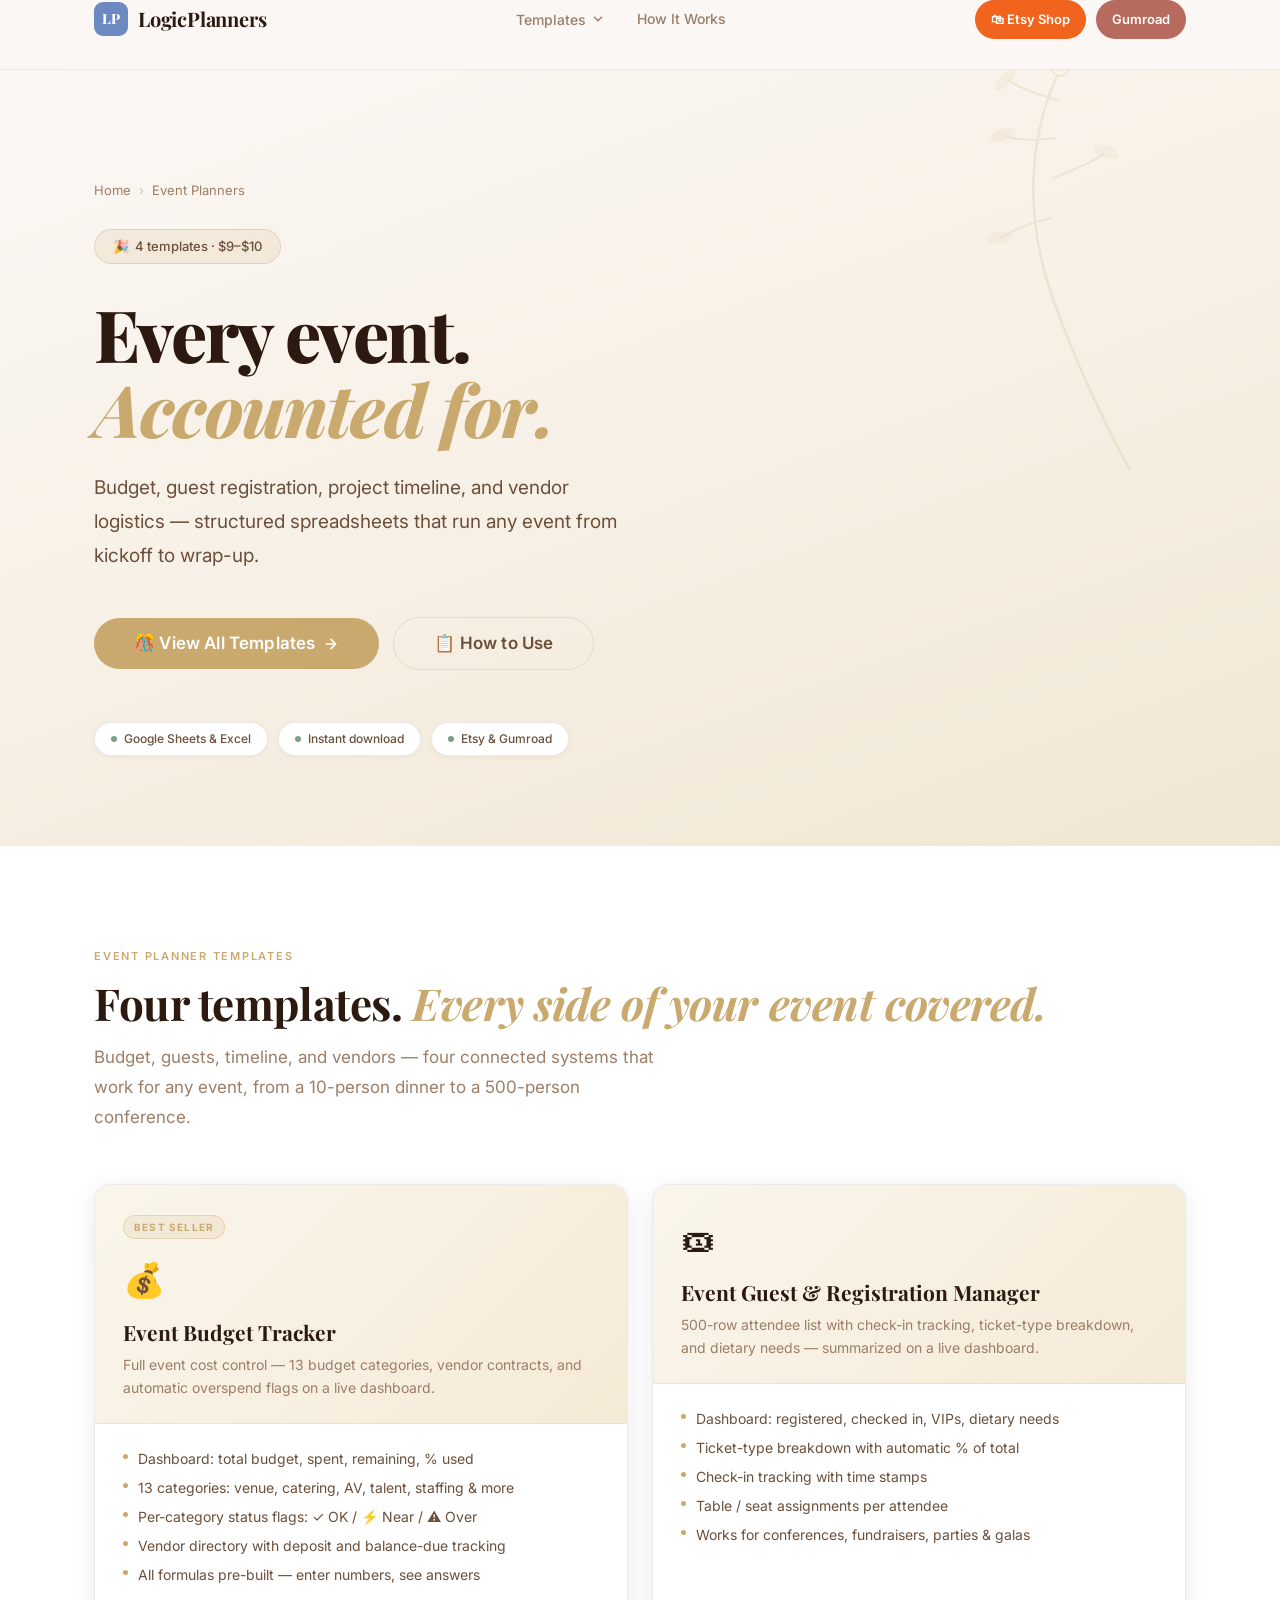
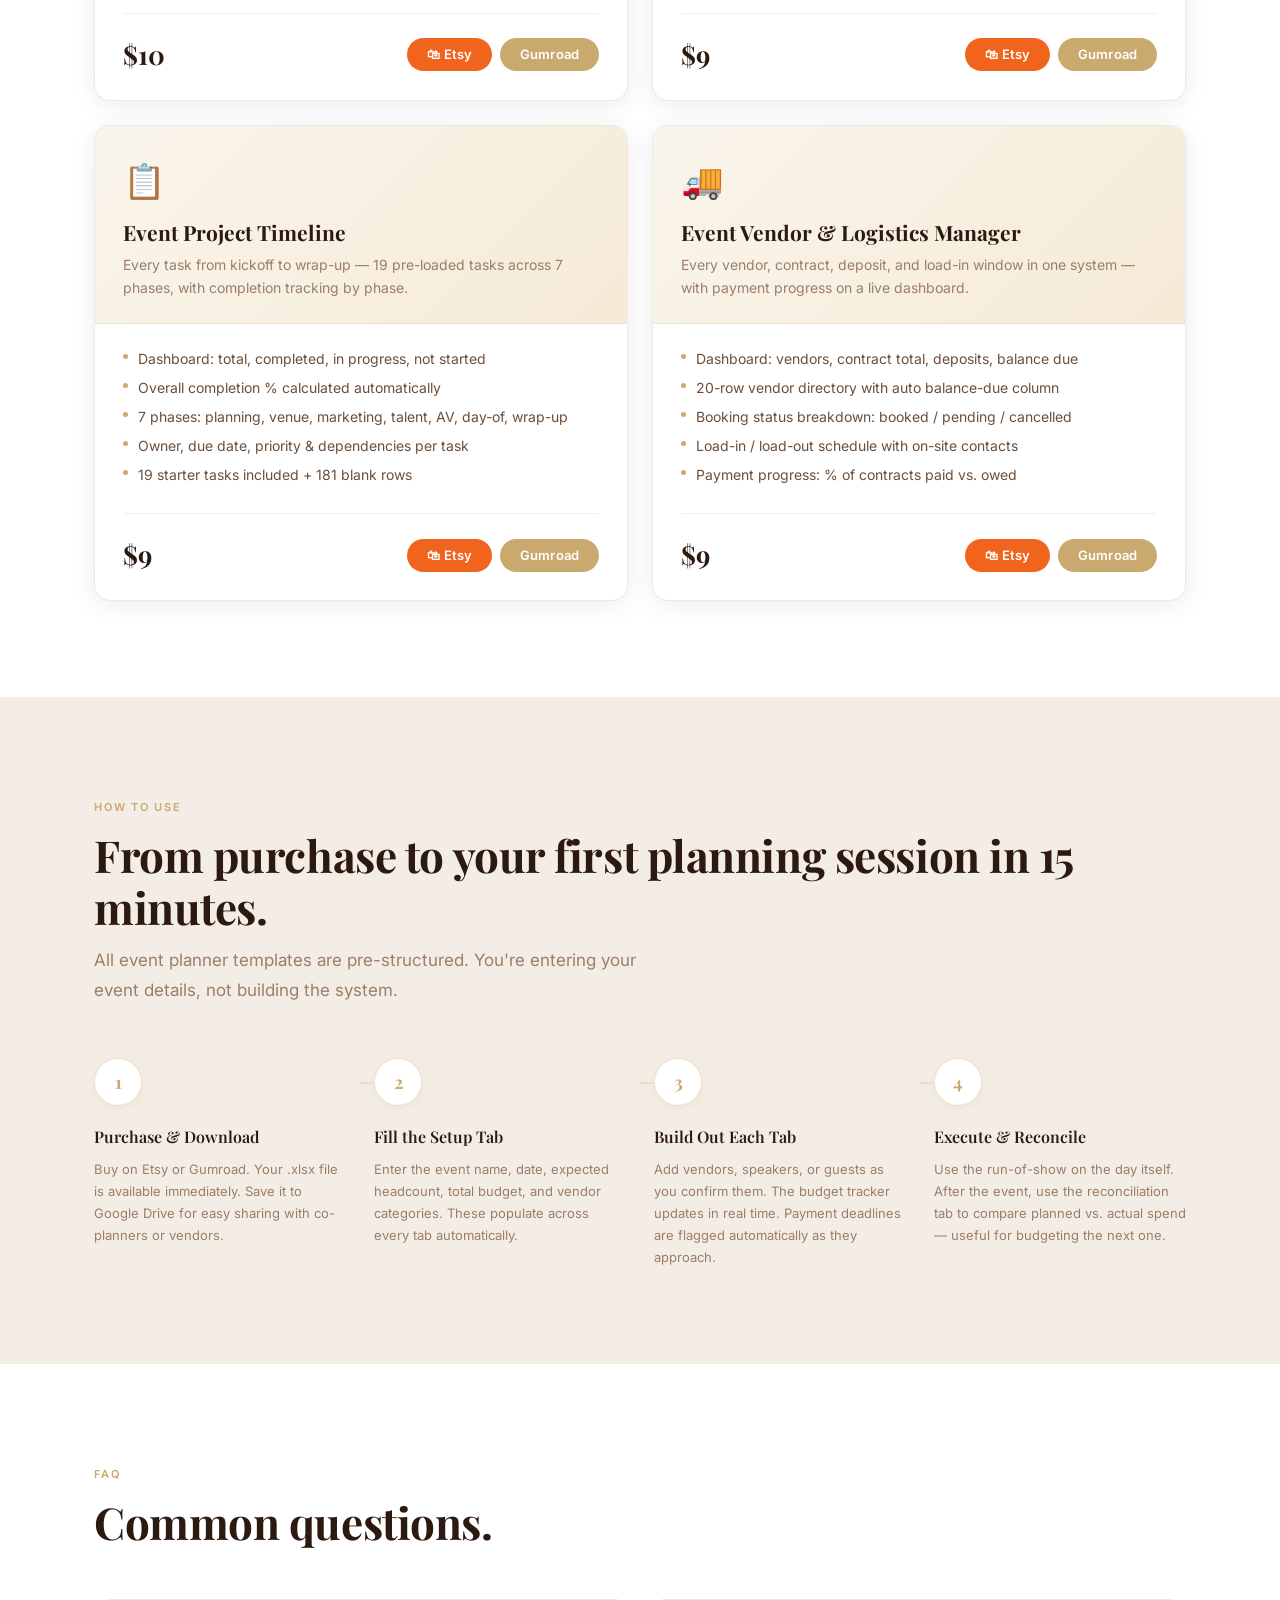
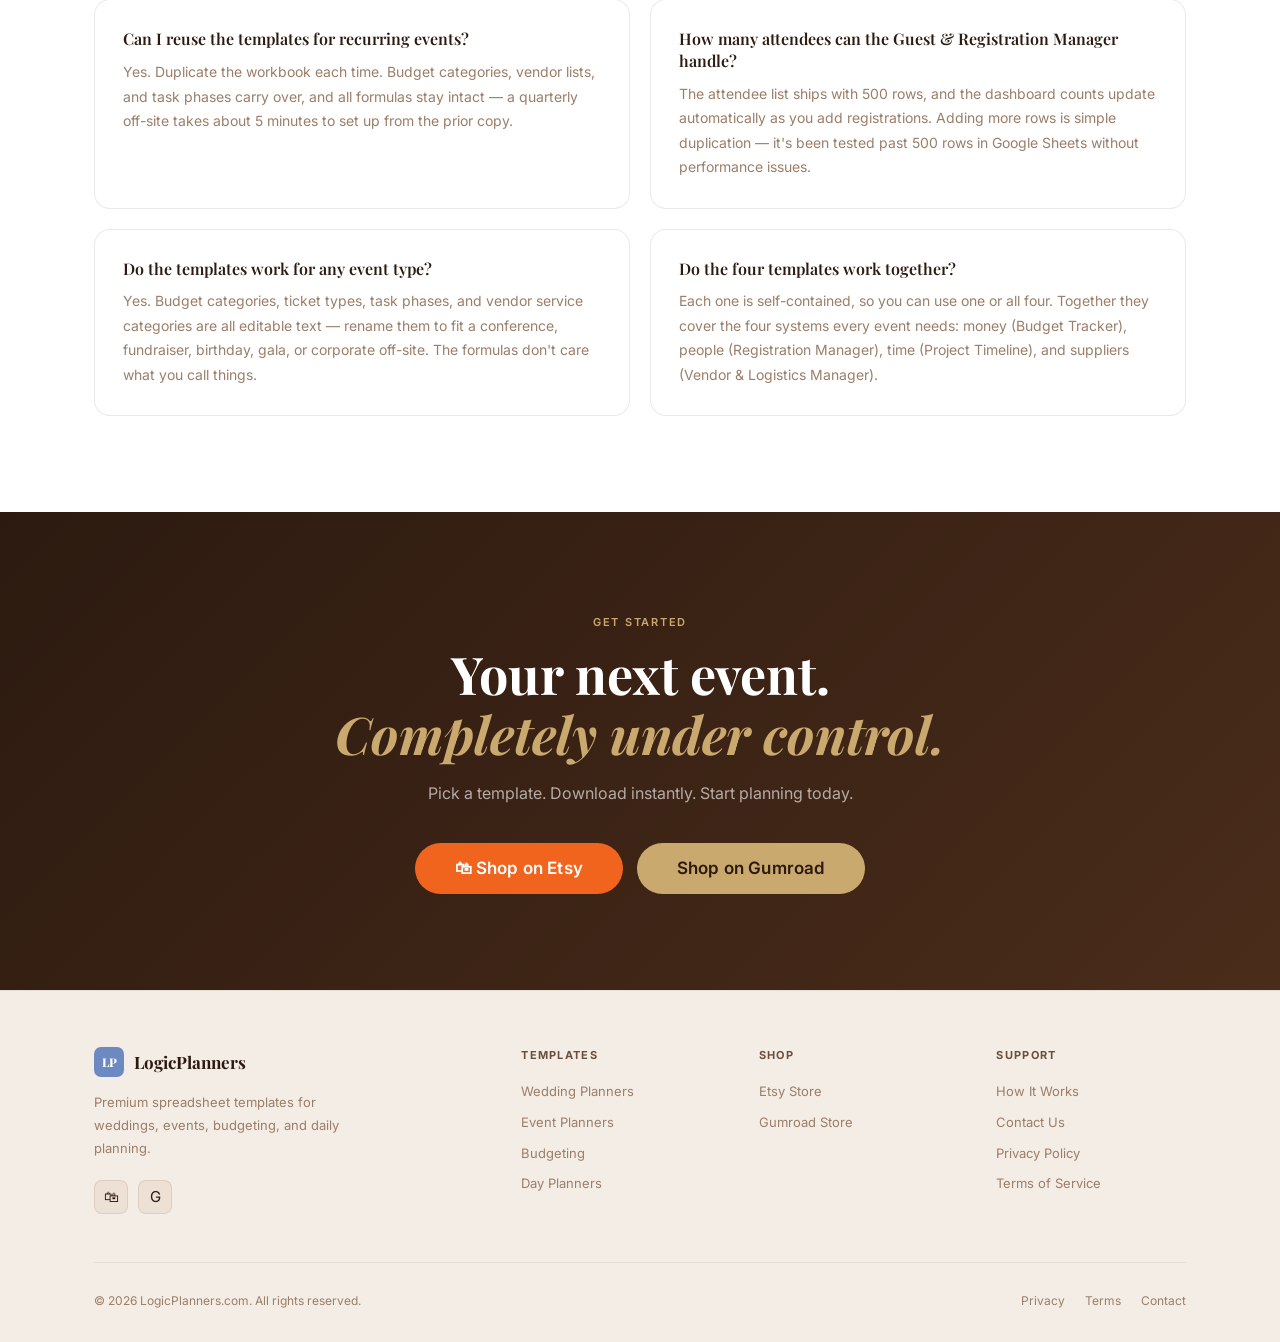
<file: event-planners.html>
<!DOCTYPE html>
<html lang="en">
<head>
  <meta charset="UTF-8">
  <meta name="viewport" content="width=device-width, initial-scale=1.0">
  <meta name="description" content="Event planner spreadsheet templates — corporate events, birthday parties, dinner parties, and conference logistics. Available on Etsy and Gumroad.">
  <title>Event Planner Templates — LogicPlanners</title>
  <link rel="preconnect" href="https://fonts.googleapis.com">
  <link rel="preconnect" href="https://fonts.gstatic.com" crossorigin>
  <link href="https://fonts.googleapis.com/css2?family=Playfair+Display:ital,wght@0,400;0,600;0,700;0,800;1,400;1,600&family=Inter:ital,opsz,wght@0,14..32,400;0,14..32,500;0,14..32,600;0,14..32,700&display=swap" rel="stylesheet">
  <link rel="stylesheet" href="styles.css">
  <script src="https://gumroad.com/js/gumroad.js"></script>
  <style>
    :root {
      --cat:       #C9A96E;
      --cat-hover: #B8985D;
      --cat-light: rgba(201,169,110,0.14);
      --cat-border:rgba(201,169,110,0.32);
    }
  </style>
</head>
<body>

<!-- ── NAV ── -->
<nav class="nav">
  <div class="container">
    <div class="nav-inner">
      <a href="index.html" class="nav-logo">
        <span class="nav-logo-mark">LP</span>
        <span class="nav-logo-text">LogicPlanners</span>
      </a>
      <div class="nav-links">
        <div class="nav-dropdown">
          <button class="nav-dropdown-toggle">
            Templates
            <svg width="14" height="14" viewBox="0 0 24 24" fill="none" stroke="currentColor" stroke-width="2.5" stroke-linecap="round" stroke-linejoin="round"><path d="M6 9l6 6 6-6"/></svg>
          </button>
          <div class="nav-dropdown-menu">
            <a href="wedding-planners.html" class="nav-dropdown-item"><span class="nav-dropdown-icon">💍</span>Wedding Planners</a>
            <a href="event-planners.html"   class="nav-dropdown-item nav-link active"><span class="nav-dropdown-icon">🎉</span>Event Planners</a>
            <a href="budgeting.html"        class="nav-dropdown-item"><span class="nav-dropdown-icon">💰</span>Budgeting</a>
            <a href="day-planners.html"     class="nav-dropdown-item"><span class="nav-dropdown-icon">📋</span>Day Planners</a>
          </div>
        </div>
        <a href="index.html#how-it-works" class="nav-link">How It Works</a>
      </div>
      <div class="nav-right">
        <a href="https://www.etsy.com/shop/LogicPlanners" target="_blank" rel="noopener" class="nav-btn-etsy">🛍 Etsy Shop</a>
        <a href="https://logicplanners.gumroad.com" target="_blank" rel="noopener" class="nav-btn-gumroad">Gumroad</a>
      </div>
      <button class="nav-hamburger" id="hamburger" aria-label="Open menu">
        <span></span><span></span><span></span>
      </button>
    </div>
  </div>
</nav>
<div class="nav-mobile" id="mobileMenu">
  <a href="wedding-planners.html" class="nav-mobile-link">💍 Wedding Planners</a>
  <a href="event-planners.html"   class="nav-mobile-link">🎉 Event Planners</a>
  <a href="budgeting.html"        class="nav-mobile-link">💰 Budgeting</a>
  <a href="day-planners.html"     class="nav-mobile-link">📋 Day Planners</a>
  <div class="nav-mobile-btns">
    <a href="https://www.etsy.com/shop/LogicPlanners" target="_blank" rel="noopener" class="btn btn-etsy" style="justify-content:center;">🛍 Shop on Etsy</a>
    <a href="https://logicplanners.gumroad.com" target="_blank" rel="noopener" class="btn btn-primary" style="justify-content:center;">Shop on Gumroad</a>
  </div>
</div>

<!-- ── HERO ── -->
<section class="hero" style="background:linear-gradient(160deg,#FAF7F4 0%,#F7F0E5 50%,#F0E6D3 100%);">
  <svg class="hero-floral-r" viewBox="0 0 500 450" fill="none" aria-hidden="true">
    <path d="M250 420C250 420 200 330 170 240C140 150 155 70 180 20" stroke="#C9A96E" stroke-width="2.5" stroke-linecap="round"/>
    <path d="M178 50C178 50 145 42 128 30" stroke="#C9A96E" stroke-width="2" stroke-linecap="round"/>
    <path d="M175 88C175 88 142 93 126 86" stroke="#C9A96E" stroke-width="2" stroke-linecap="round"/>
    <path d="M173 128C173 128 206 116 224 104" stroke="#C9A96E" stroke-width="2" stroke-linecap="round"/>
    <path d="M171 168C171 168 138 175 122 188" stroke="#C9A96E" stroke-width="2" stroke-linecap="round"/>
    <ellipse cx="125" cy="30"  rx="14" ry="6" transform="rotate(-45 125 30)"  fill="#C9A96E" opacity=".5"/>
    <ellipse cx="123" cy="85"  rx="13" ry="6" transform="rotate(-15 123 85)"  fill="#C9A96E" opacity=".5"/>
    <ellipse cx="226" cy="102" rx="13" ry="6" transform="rotate(20 226 102)"  fill="#C9A96E" opacity=".45"/>
    <ellipse cx="120" cy="188" rx="14" ry="6" transform="rotate(-10 120 188)" fill="#C9A96E" opacity=".45"/>
    <circle cx="180" cy="18" r="8" fill="#FAF7F4" stroke="#C9A96E" stroke-width="1.8"/>
    <circle cx="180" cy="18" r="3" fill="#C9A96E"/>
  </svg>
  <div class="container">
    <div class="hero-inner">
      <div class="breadcrumb">
        <a href="index.html">Home</a>
        <span class="breadcrumb-sep">›</span>
        <span>Event Planners</span>
      </div>
      <div class="hero-badge">🎉 &nbsp;4 templates · $9–$10</div>
      <h1 class="hero-headline">
        Every event.<br>
        <em>Accounted for.</em>
      </h1>
      <p class="hero-sub">Budget, guest registration, project timeline, and vendor logistics — structured spreadsheets that run any event from kickoff to wrap-up.</p>
      <div class="hero-actions">
        <a href="#templates" class="btn btn-primary btn-lg">
          🎊 View All Templates
          <svg width="16" height="16" viewBox="0 0 24 24" fill="none" stroke="currentColor" stroke-width="2.5" stroke-linecap="round" stroke-linejoin="round"><path d="M5 12h14M12 5l7 7-7 7"/></svg>
        </a>
        <a href="#how-to-use" class="btn btn-outline btn-lg">📋 How to Use</a>
      </div>
      <div class="hero-pills">
        <span class="hero-pill"><span class="hero-pill-dot"></span>Google Sheets &amp; Excel</span>
        <span class="hero-pill"><span class="hero-pill-dot"></span>Instant download</span>
        <span class="hero-pill"><span class="hero-pill-dot"></span>Etsy &amp; Gumroad</span>
      </div>
    </div>
  </div>
</section>

<!-- ── TEMPLATES ── -->
<section class="section" id="templates" style="background:#fff;">
  <div class="container">
    <span class="eyebrow">Event Planner Templates</span>
    <h2 class="heading">Four templates. <em>Every side of your event covered.</em></h2>
    <p class="subheading">Budget, guests, timeline, and vendors — four connected systems that work for any event, from a 10-person dinner to a 500-person conference.</p>
    <div class="products-grid">

      <!-- Template 1 -->
      <div class="product-card">
        <div class="product-card-top" style="background:linear-gradient(135deg,#FAF5EC,#F5EAD6);">
          <span class="product-badge">Best Seller</span>
          <span class="product-icon">💰</span>
          <div class="product-name">Event Budget Tracker</div>
          <p class="product-tagline">Full event cost control — 13 budget categories, vendor contracts, and automatic overspend flags on a live dashboard.</p>
        </div>
        <div class="product-card-body">
          <div class="product-features">
            <div class="product-feature"><span class="product-feature-dot"></span>Dashboard: total budget, spent, remaining, % used</div>
            <div class="product-feature"><span class="product-feature-dot"></span>13 categories: venue, catering, AV, talent, staffing &amp; more</div>
            <div class="product-feature"><span class="product-feature-dot"></span>Per-category status flags: ✓ OK / ⚡ Near / ⚠ Over</div>
            <div class="product-feature"><span class="product-feature-dot"></span>Vendor directory with deposit and balance-due tracking</div>
            <div class="product-feature"><span class="product-feature-dot"></span>All formulas pre-built — enter numbers, see answers</div>
          </div>
          <div class="product-footer">
            <div class="product-price">$10</div>
            <div class="product-buy-btns">
              <a href="https://www.etsy.com/listing/0000000030/event-budget-tracker" target="_blank" rel="noopener" class="btn btn-etsy btn-sm">🛍 Etsy</a>
              <a href="https://logicplanners.gumroad.com/l/event-budget-tracker" class="btn btn-primary btn-sm gumroad-button" data-gumroad-overlay-checkout="true">Gumroad</a>
            </div>
          </div>
        </div>
      </div>

      <!-- Template 2 -->
      <div class="product-card">
        <div class="product-card-top" style="background:linear-gradient(135deg,#FAF5EC,#F5EAD6);">
          <span class="product-icon">🎟</span>
          <div class="product-name">Event Guest &amp; Registration Manager</div>
          <p class="product-tagline">500-row attendee list with check-in tracking, ticket-type breakdown, and dietary needs — summarized on a live dashboard.</p>
        </div>
        <div class="product-card-body">
          <div class="product-features">
            <div class="product-feature"><span class="product-feature-dot"></span>Dashboard: registered, checked in, VIPs, dietary needs</div>
            <div class="product-feature"><span class="product-feature-dot"></span>Ticket-type breakdown with automatic % of total</div>
            <div class="product-feature"><span class="product-feature-dot"></span>Check-in tracking with time stamps</div>
            <div class="product-feature"><span class="product-feature-dot"></span>Table / seat assignments per attendee</div>
            <div class="product-feature"><span class="product-feature-dot"></span>Works for conferences, fundraisers, parties &amp; galas</div>
          </div>
          <div class="product-footer">
            <div class="product-price">$9</div>
            <div class="product-buy-btns">
              <a href="https://www.etsy.com/listing/0000000031/event-registration-manager" target="_blank" rel="noopener" class="btn btn-etsy btn-sm">🛍 Etsy</a>
              <a href="https://logicplanners.gumroad.com/l/event-registration" class="btn btn-primary btn-sm gumroad-button" data-gumroad-overlay-checkout="true">Gumroad</a>
            </div>
          </div>
        </div>
      </div>

      <!-- Template 3 -->
      <div class="product-card">
        <div class="product-card-top" style="background:linear-gradient(135deg,#FAF5EC,#F5EAD6);">
          <span class="product-icon">📋</span>
          <div class="product-name">Event Project Timeline</div>
          <p class="product-tagline">Every task from kickoff to wrap-up — 19 pre-loaded tasks across 7 phases, with completion tracking by phase.</p>
        </div>
        <div class="product-card-body">
          <div class="product-features">
            <div class="product-feature"><span class="product-feature-dot"></span>Dashboard: total, completed, in progress, not started</div>
            <div class="product-feature"><span class="product-feature-dot"></span>Overall completion % calculated automatically</div>
            <div class="product-feature"><span class="product-feature-dot"></span>7 phases: planning, venue, marketing, talent, AV, day-of, wrap-up</div>
            <div class="product-feature"><span class="product-feature-dot"></span>Owner, due date, priority &amp; dependencies per task</div>
            <div class="product-feature"><span class="product-feature-dot"></span>19 starter tasks included + 181 blank rows</div>
          </div>
          <div class="product-footer">
            <div class="product-price">$9</div>
            <div class="product-buy-btns">
              <a href="https://www.etsy.com/listing/0000000032/event-project-timeline" target="_blank" rel="noopener" class="btn btn-etsy btn-sm">🛍 Etsy</a>
              <a href="https://logicplanners.gumroad.com/l/event-timeline" class="btn btn-primary btn-sm gumroad-button" data-gumroad-overlay-checkout="true">Gumroad</a>
            </div>
          </div>
        </div>
      </div>

      <!-- Template 4 -->
      <div class="product-card">
        <div class="product-card-top" style="background:linear-gradient(135deg,#FAF5EC,#F5EAD6);">
          <span class="product-icon">🚚</span>
          <div class="product-name">Event Vendor &amp; Logistics Manager</div>
          <p class="product-tagline">Every vendor, contract, deposit, and load-in window in one system — with payment progress on a live dashboard.</p>
        </div>
        <div class="product-card-body">
          <div class="product-features">
            <div class="product-feature"><span class="product-feature-dot"></span>Dashboard: vendors, contract total, deposits, balance due</div>
            <div class="product-feature"><span class="product-feature-dot"></span>20-row vendor directory with auto balance-due column</div>
            <div class="product-feature"><span class="product-feature-dot"></span>Booking status breakdown: booked / pending / cancelled</div>
            <div class="product-feature"><span class="product-feature-dot"></span>Load-in / load-out schedule with on-site contacts</div>
            <div class="product-feature"><span class="product-feature-dot"></span>Payment progress: % of contracts paid vs. owed</div>
          </div>
          <div class="product-footer">
            <div class="product-price">$9</div>
            <div class="product-buy-btns">
              <a href="https://www.etsy.com/listing/0000000033/event-vendor-logistics" target="_blank" rel="noopener" class="btn btn-etsy btn-sm">🛍 Etsy</a>
              <a href="https://logicplanners.gumroad.com/l/event-vendor-logistics" class="btn btn-primary btn-sm gumroad-button" data-gumroad-overlay-checkout="true">Gumroad</a>
            </div>
          </div>
        </div>
      </div>

    </div>
  </div>
</section>

<!-- ── HOW TO USE ── -->
<section class="how-to section" id="how-to-use">
  <div class="container">
    <span class="eyebrow">How to Use</span>
    <h2 class="heading">From purchase to your first planning session in 15 minutes.</h2>
    <p class="subheading">All event planner templates are pre-structured. You're entering your event details, not building the system.</p>
    <div class="how-to-grid">
      <div class="how-step">
        <div class="how-step-connector"></div>
        <div class="how-step-num">1</div>
        <div class="how-step-title">Purchase &amp; Download</div>
        <p class="how-step-desc">Buy on Etsy or Gumroad. Your .xlsx file is available immediately. Save it to Google Drive for easy sharing with co-planners or vendors.</p>
      </div>
      <div class="how-step">
        <div class="how-step-connector"></div>
        <div class="how-step-num">2</div>
        <div class="how-step-title">Fill the Setup Tab</div>
        <p class="how-step-desc">Enter the event name, date, expected headcount, total budget, and vendor categories. These populate across every tab automatically.</p>
      </div>
      <div class="how-step">
        <div class="how-step-connector"></div>
        <div class="how-step-num">3</div>
        <div class="how-step-title">Build Out Each Tab</div>
        <p class="how-step-desc">Add vendors, speakers, or guests as you confirm them. The budget tracker updates in real time. Payment deadlines are flagged automatically as they approach.</p>
      </div>
      <div class="how-step">
        <div class="how-step-num">4</div>
        <div class="how-step-title">Execute &amp; Reconcile</div>
        <p class="how-step-desc">Use the run-of-show on the day itself. After the event, use the reconciliation tab to compare planned vs. actual spend — useful for budgeting the next one.</p>
      </div>
    </div>
  </div>
</section>

<!-- ── FAQ ── -->
<section class="section" style="background:#fff;">
  <div class="container">
    <span class="eyebrow">FAQ</span>
    <h2 class="heading">Common questions.</h2>
    <div class="faq-grid">
      <div class="faq-item">
        <div class="faq-q">Can I reuse the templates for recurring events?</div>
        <p class="faq-a">Yes. Duplicate the workbook each time. Budget categories, vendor lists, and task phases carry over, and all formulas stay intact — a quarterly off-site takes about 5 minutes to set up from the prior copy.</p>
      </div>
      <div class="faq-item">
        <div class="faq-q">How many attendees can the Guest &amp; Registration Manager handle?</div>
        <p class="faq-a">The attendee list ships with 500 rows, and the dashboard counts update automatically as you add registrations. Adding more rows is simple duplication — it's been tested past 500 rows in Google Sheets without performance issues.</p>
      </div>
      <div class="faq-item">
        <div class="faq-q">Do the templates work for any event type?</div>
        <p class="faq-a">Yes. Budget categories, ticket types, task phases, and vendor service categories are all editable text — rename them to fit a conference, fundraiser, birthday, gala, or corporate off-site. The formulas don't care what you call things.</p>
      </div>
      <div class="faq-item">
        <div class="faq-q">Do the four templates work together?</div>
        <p class="faq-a">Each one is self-contained, so you can use one or all four. Together they cover the four systems every event needs: money (Budget Tracker), people (Registration Manager), time (Project Timeline), and suppliers (Vendor &amp; Logistics Manager).</p>
      </div>
    </div>
  </div>
</section>

<!-- ── CTA ── -->
<section class="cta-banner section">
  <div class="container">
    <div class="cta-banner-inner">
      <span class="eyebrow">Get Started</span>
      <div class="cta-banner-heading">Your next event.<br><em>Completely under control.</em></div>
      <p class="cta-banner-sub">Pick a template. Download instantly. Start planning today.</p>
      <div class="cta-banner-btns">
        <a href="https://www.etsy.com/shop/LogicPlanners" target="_blank" rel="noopener" class="btn btn-etsy btn-lg">🛍 Shop on Etsy</a>
        <a href="https://logicplanners.gumroad.com" target="_blank" rel="noopener" class="btn btn-gold btn-lg">Shop on Gumroad</a>
      </div>
    </div>
  </div>
</section>

<!-- ── FOOTER ── -->
<footer class="footer">
  <div class="container">
    <div class="footer-top">
      <div>
        <div class="footer-brand-logo">
          <span class="footer-logo-mark">LP</span>
          <span class="footer-logo-text">LogicPlanners</span>
        </div>
        <p class="footer-brand-desc">Premium spreadsheet templates for weddings, events, budgeting, and daily planning.</p>
        <div class="footer-social">
          <a href="https://www.etsy.com/shop/LogicPlanners" target="_blank" rel="noopener" class="footer-social-link">🛍</a>
          <a href="https://logicplanners.gumroad.com" target="_blank" rel="noopener" class="footer-social-link">G</a>
        </div>
      </div>
      <div>
        <div class="footer-col-title">Templates</div>
        <div class="footer-col-links">
          <a href="wedding-planners.html">Wedding Planners</a>
          <a href="event-planners.html">Event Planners</a>
          <a href="budgeting.html">Budgeting</a>
          <a href="day-planners.html">Day Planners</a>
        </div>
      </div>
      <div>
        <div class="footer-col-title">Shop</div>
        <div class="footer-col-links">
          <a href="https://www.etsy.com/shop/LogicPlanners" target="_blank" rel="noopener">Etsy Store</a>
          <a href="https://logicplanners.gumroad.com" target="_blank" rel="noopener">Gumroad Store</a>
        </div>
      </div>
      <div>
        <div class="footer-col-title">Support</div>
        <div class="footer-col-links">
          <a href="index.html#how-it-works">How It Works</a>
          <a href="mailto:support@logicplanners.com">Contact Us</a>
          <a href="/privacy">Privacy Policy</a>
          <a href="/terms">Terms of Service</a>
        </div>
      </div>
    </div>
    <div class="footer-bottom">
      <span class="footer-copy">&copy; 2026 LogicPlanners.com. All rights reserved.</span>
      <div class="footer-bottom-links">
        <a href="/privacy">Privacy</a><a href="/terms">Terms</a><a href="mailto:support@logicplanners.com">Contact</a>
      </div>
    </div>
  </div>
</footer>
<script>
  document.getElementById('hamburger').addEventListener('click', () =>
    document.getElementById('mobileMenu').classList.toggle('open'));
</script>
</body>
</html>
</file>
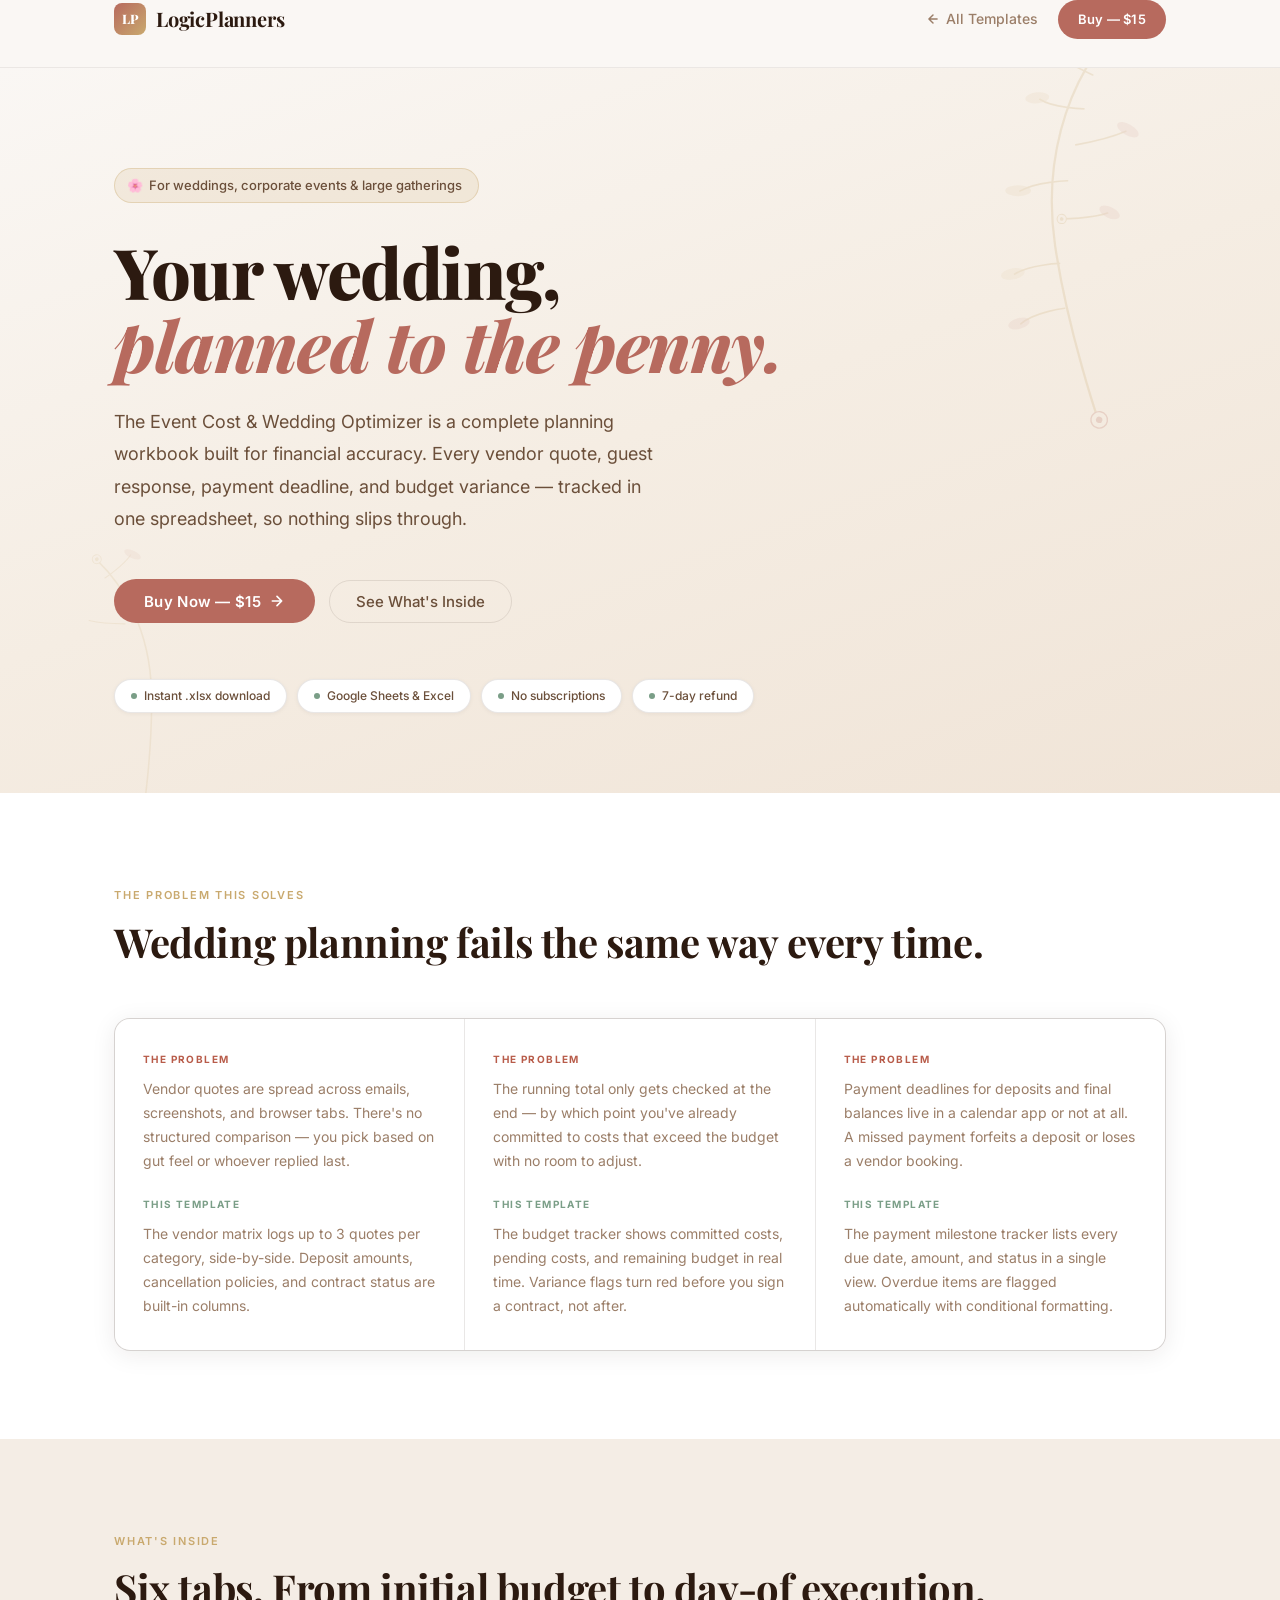
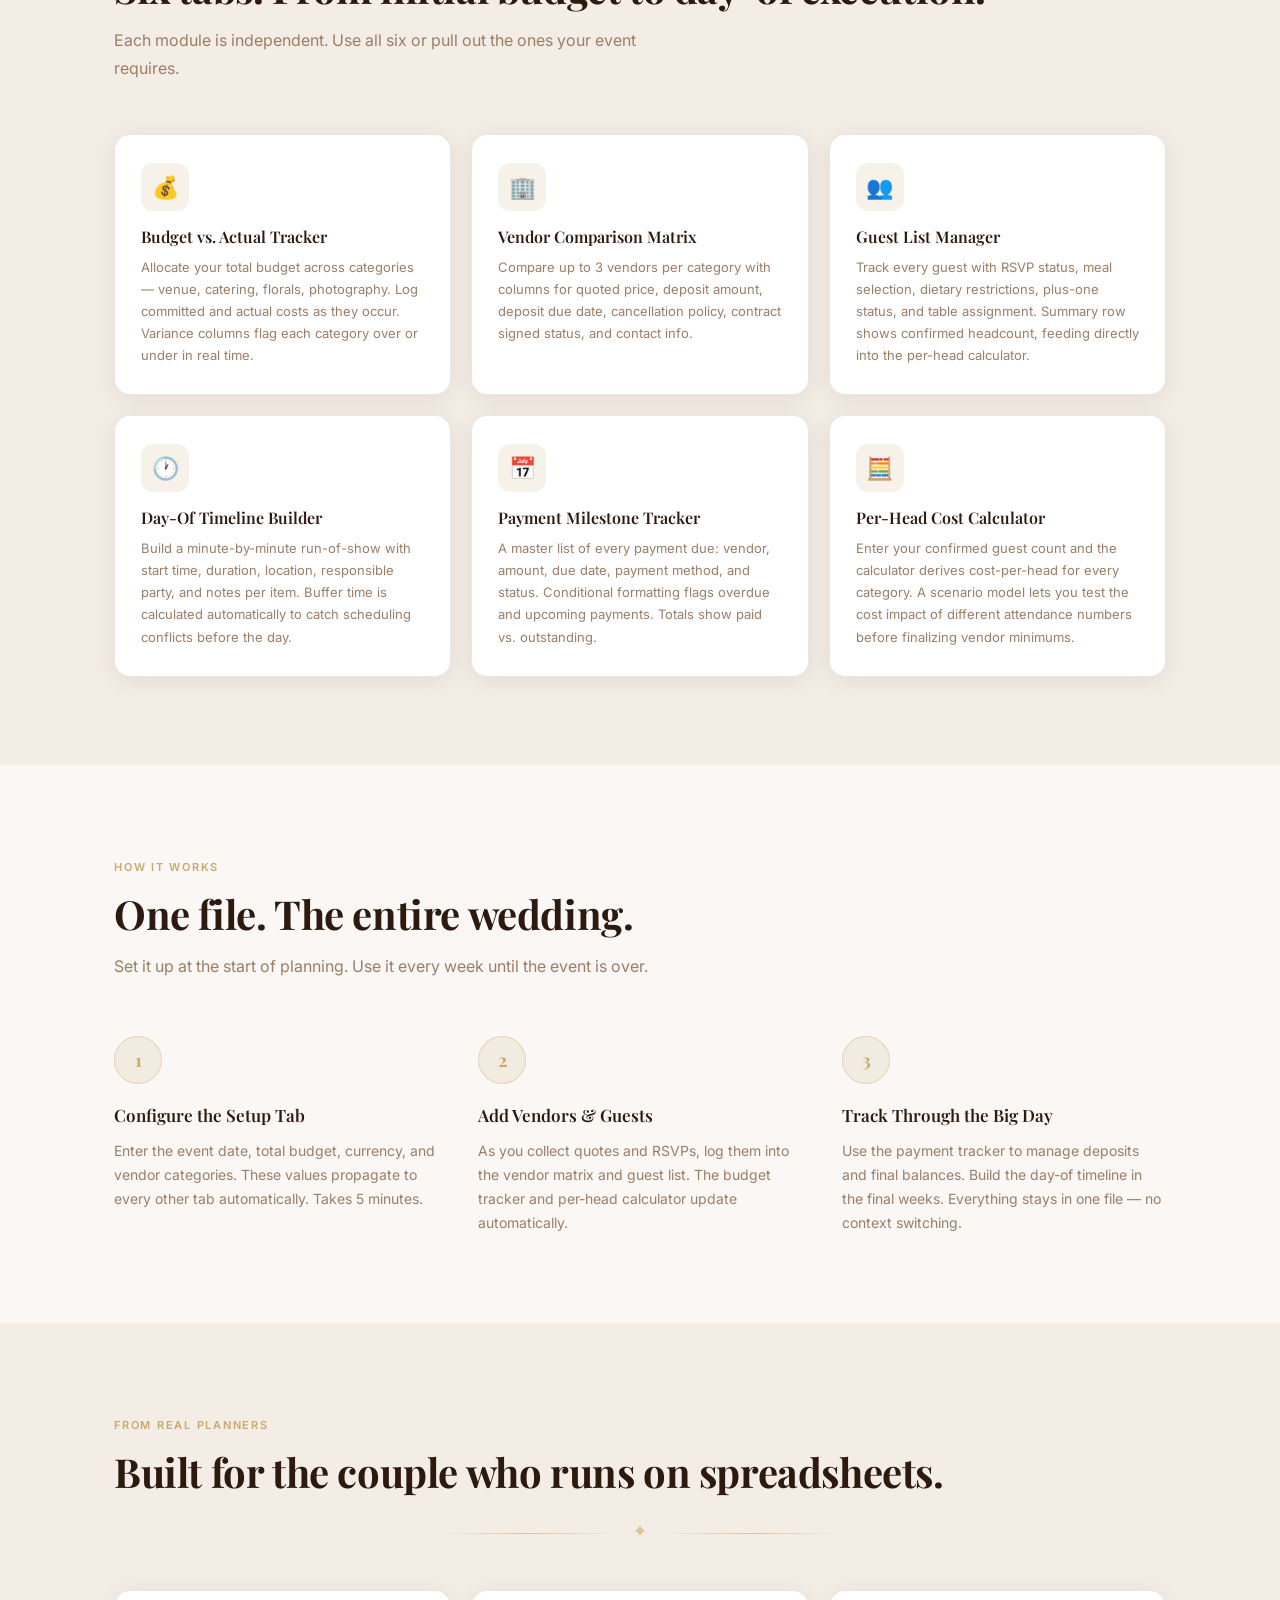
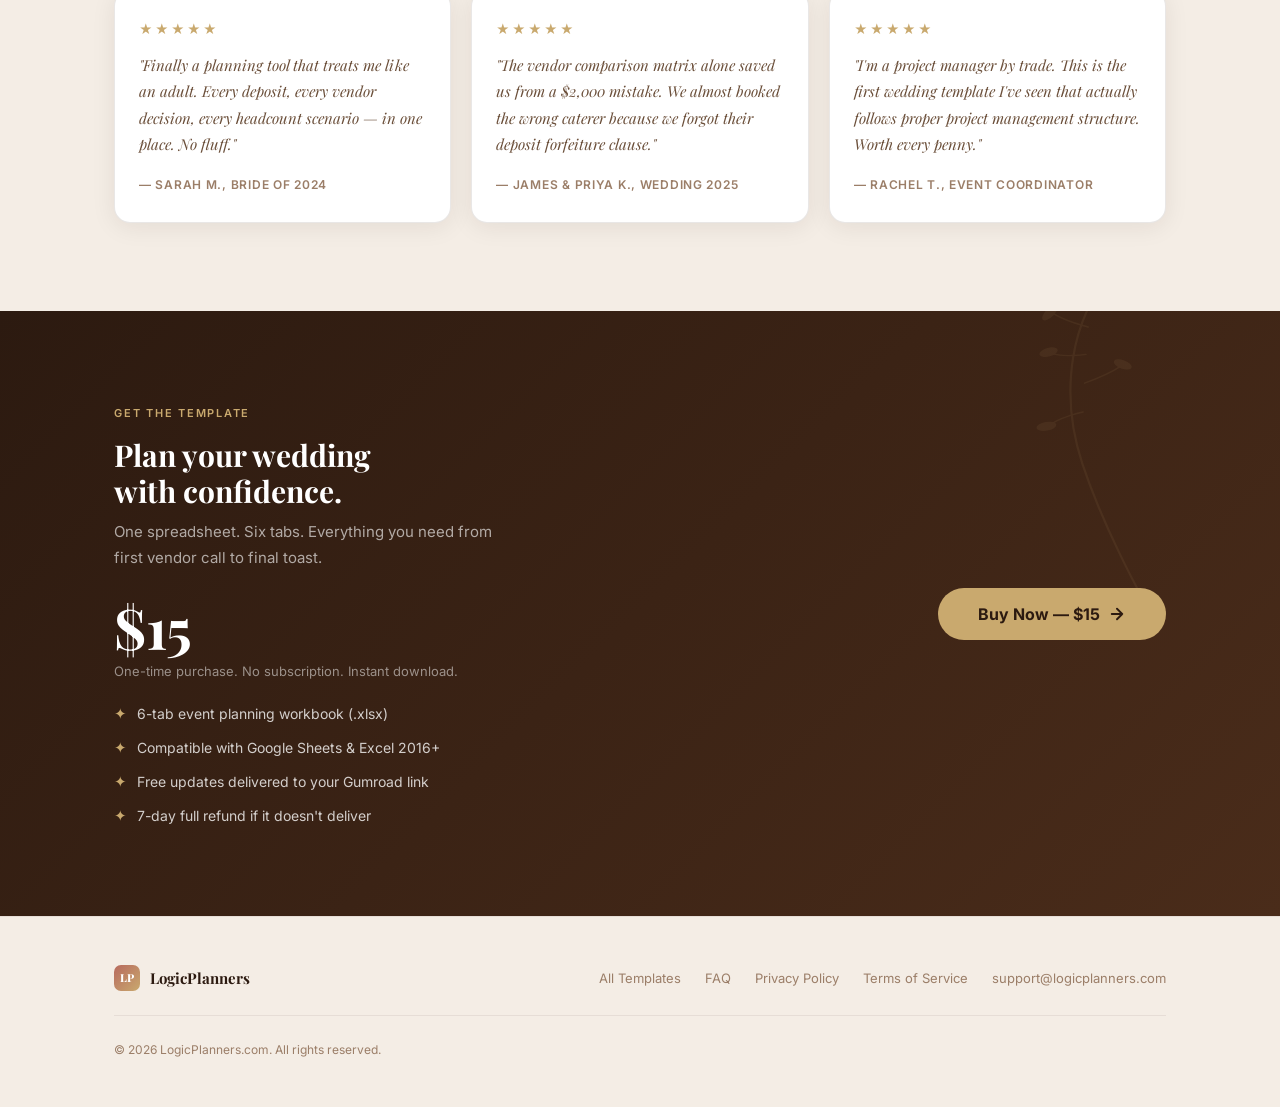
<file: event-wedding-optimizer.html>
<!DOCTYPE html>
<html lang="en">
<head>
  <meta charset="UTF-8">
  <meta name="viewport" content="width=device-width, initial-scale=1.0">
  <meta name="description" content="A structured event and wedding planning spreadsheet. Track vendors, guests, budget variances, and payment milestones in one place. Built for real numbers, not mood boards.">
  <meta name="theme-color" content="#FAF7F4">
  <title>Event Cost & Wedding Optimizer — LogicPlanners</title>
  <link rel="preconnect" href="https://fonts.googleapis.com">
  <link rel="preconnect" href="https://fonts.gstatic.com" crossorigin>
  <link href="https://fonts.googleapis.com/css2?family=Playfair+Display:ital,wght@0,400;0,600;0,700;0,800;1,400;1,600&family=Inter:ital,opsz,wght@0,14..32,400;0,14..32,500;0,14..32,600;0,14..32,700;1,14..32,400&display=swap" rel="stylesheet">
  <script src="https://gumroad.com/js/gumroad.js"></script>
  <style>
    :root {
      --bg-base:        #FAF7F4;
      --bg-surface:     #F4EDE5;
      --bg-elevated:    #EDE0D4;
      --text-primary:   #2C1A10;
      --text-secondary: #6B4F3A;
      --text-muted:     #9B7E68;
      --accent:         #B76A5E;
      --accent-hover:   #A05A50;
      --accent-glow:    rgba(183,106,94,0.12);
      --accent-border:  rgba(183,106,94,0.30);
      --gold:           #C9A96E;
      --gold-light:     rgba(201,169,110,0.15);
      --gold-border:    rgba(201,169,110,0.35);
      --sage:           #7A9E87;
      --success:        #7A9E87;
      --error:          #B85C4A;
      --border-subtle:  rgba(44,26,16,0.07);
      --border-card:    rgba(44,26,16,0.10);
      --radius-sm:      8px;
      --radius-md:      16px;
      --shadow-card:    0 4px 24px rgba(44,26,16,0.08);
      --shadow-hover:   0 8px 32px rgba(44,26,16,0.14);
      --transition:     all 0.2s ease;
      --font-serif:     'Playfair Display', Georgia, serif;
      --font-sans:      'Inter', -apple-system, BlinkMacSystemFont, 'Segoe UI', Arial, sans-serif;
    }

    *, *::before, *::after { box-sizing: border-box; margin: 0; padding: 0; }
    html { scroll-behavior: smooth; }
    body {
      font-family: var(--font-sans);
      background: var(--bg-base);
      color: var(--text-primary);
      line-height: 1.6;
      -webkit-font-smoothing: antialiased;
    }
    a { color: inherit; text-decoration: none; }
    ul { list-style: none; }

    .container { max-width: 1100px; margin: 0 auto; padding: 0 24px; }
    .section { padding: 88px 0; }

    .eyebrow {
      display: inline-block;
      font-size: 11px; font-weight: 600;
      letter-spacing: 0.16em; text-transform: uppercase;
      color: var(--gold); margin-bottom: 14px;
    }
    .heading {
      font-family: var(--font-serif);
      font-size: clamp(26px, 3.5vw, 40px);
      font-weight: 700; line-height: 1.2;
      letter-spacing: -0.01em;
      color: var(--text-primary); margin-bottom: 14px;
    }
    .subheading {
      font-size: 16px; color: var(--text-muted);
      line-height: 1.75; max-width: 560px;
    }

    /* Floral divider */
    .floral-divider {
      display: flex; align-items: center; justify-content: center;
      gap: 12px; margin: 28px 0; opacity: 0.6;
    }
    .floral-divider-line {
      flex: 1; height: 1px;
      background: linear-gradient(90deg, transparent, var(--gold), transparent);
      max-width: 180px;
    }

    /* Nav */
    .nav {
      position: sticky; top: 0; z-index: 200; height: 68px;
      background: rgba(250,247,244,0.94);
      backdrop-filter: blur(16px); -webkit-backdrop-filter: blur(16px);
      border-bottom: 1px solid var(--border-subtle);
    }
    .nav-inner { height: 100%; display: flex; align-items: center; justify-content: space-between; }
    .nav-logo { display: flex; align-items: center; gap: 10px; }
    .nav-logo-wordmark {
      font-family: var(--font-serif); font-size: 20px; font-weight: 700;
      color: var(--text-primary); letter-spacing: -0.01em;
    }
    .nav-logo-mark {
      width: 32px; height: 32px;
      background: linear-gradient(135deg, var(--accent), var(--gold));
      border-radius: 8px; display: flex; align-items: center;
      justify-content: center; font-size: 13px; font-weight: 800;
      color: #fff; flex-shrink: 0; font-family: var(--font-serif);
    }
    .nav-back {
      display: flex; align-items: center; gap: 6px;
      font-size: 14px; font-weight: 500; color: var(--text-muted);
      transition: var(--transition);
    }
    .nav-back:hover { color: var(--text-primary); }
    .nav-cta {
      background: var(--accent); color: #fff;
      font-size: 13px; font-weight: 600;
      padding: 9px 20px; border-radius: 100px;
      transition: var(--transition); letter-spacing: 0.02em;
    }
    .nav-cta:hover { background: var(--accent-hover); box-shadow: 0 4px 14px rgba(183,106,94,0.35); }
    .nav-right { display: flex; align-items: center; gap: 20px; }

    /* Buttons */
    .btn-primary {
      display: inline-flex; align-items: center; gap: 8px;
      background: var(--accent); color: #fff;
      font-size: 15px; font-weight: 600;
      padding: 14px 30px; border-radius: 100px;
      border: none; cursor: pointer; transition: var(--transition);
      text-decoration: none; line-height: 1; letter-spacing: 0.02em;
    }
    .btn-primary:hover {
      background: var(--accent-hover); transform: translateY(-2px);
      box-shadow: 0 8px 24px rgba(183,106,94,0.40);
    }
    .btn-large { font-size: 17px; padding: 17px 40px; }
    .btn-outline {
      display: inline-flex; align-items: center; gap: 8px;
      background: transparent; color: var(--text-secondary);
      font-size: 15px; font-weight: 500;
      padding: 13px 26px; border-radius: 100px;
      border: 1.5px solid var(--border-card);
      cursor: pointer; transition: var(--transition);
      text-decoration: none; line-height: 1;
    }
    .btn-outline:hover { border-color: var(--accent); color: var(--accent); }

    /* Hero */
    .hero {
      padding: 100px 0 80px; position: relative; overflow: hidden;
      background: linear-gradient(160deg, #FAF7F4 0%, #F5EDE3 50%, #F0E4D7 100%);
    }
    .hero-floral-tr {
      position: absolute; top: -30px; right: -80px;
      width: 460px; opacity: 0.20; pointer-events: none;
      transform: rotate(10deg);
    }
    .hero-floral-bl {
      position: absolute; bottom: -50px; left: -60px;
      width: 320px; opacity: 0.14; pointer-events: none;
      transform: scaleX(-1) rotate(20deg);
    }
    .hero-content { position: relative; z-index: 1; }
    .hero-badge {
      display: inline-flex; align-items: center; gap: 8px;
      background: var(--gold-light); border: 1px solid var(--gold-border);
      border-radius: 100px; padding: 6px 16px 6px 12px;
      font-size: 13px; font-weight: 500; color: var(--text-secondary); margin-bottom: 32px;
    }
    .hero-headline {
      font-family: var(--font-serif);
      font-size: clamp(42px, 6.5vw, 70px);
      font-weight: 800; line-height: 1.05;
      letter-spacing: -0.02em; max-width: 760px; margin-bottom: 24px;
      color: var(--text-primary);
    }
    .hero-headline em { font-style: italic; color: var(--accent); }
    .hero-sub {
      font-size: clamp(16px, 2vw, 18px); color: var(--text-secondary);
      max-width: 540px; line-height: 1.8; margin-bottom: 44px;
    }
    .hero-actions { display: flex; gap: 14px; flex-wrap: wrap; align-items: center; margin-bottom: 56px; }
    .meta-pills { display: flex; gap: 10px; flex-wrap: wrap; }
    .pill {
      display: inline-flex; align-items: center; gap: 7px;
      background: #fff; border: 1px solid var(--border-card);
      border-radius: 100px; padding: 6px 16px;
      font-size: 12px; font-weight: 500; color: var(--text-secondary);
      box-shadow: 0 1px 4px rgba(44,26,16,0.05);
    }
    .pill-dot { width: 6px; height: 6px; border-radius: 50%; background: var(--sage); flex-shrink: 0; }

    /* Problem strip */
    .problem-strip { background: #fff; }
    .problem-grid {
      display: grid; grid-template-columns: repeat(3, 1fr);
      gap: 1px; background: var(--border-card);
      border: 1px solid var(--border-card);
      border-radius: var(--radius-md); overflow: hidden; margin-top: 52px;
      box-shadow: var(--shadow-card);
    }
    .problem-item { background: #fff; padding: 32px 28px; }
    .problem-label {
      font-size: 10px; font-weight: 700; letter-spacing: 0.14em;
      text-transform: uppercase; color: var(--error); margin-bottom: 10px;
    }
    .problem-text { font-size: 14px; color: var(--text-muted); line-height: 1.7; }
    .solution-label {
      font-size: 10px; font-weight: 700; letter-spacing: 0.14em;
      text-transform: uppercase; color: var(--sage); margin-bottom: 10px;
    }

    /* Features */
    .features-grid {
      display: grid; grid-template-columns: repeat(3, 1fr);
      gap: 20px; margin-top: 52px;
    }
    .feature-card {
      background: #fff; border: 1px solid var(--border-card);
      border-radius: var(--radius-md); padding: 28px 26px;
      transition: var(--transition); box-shadow: var(--shadow-card);
    }
    .feature-card:hover {
      border-color: var(--accent-border); transform: translateY(-4px);
      box-shadow: var(--shadow-hover);
    }
    .feature-icon {
      width: 48px; height: 48px; background: var(--gold-light);
      border-radius: 12px; display: flex; align-items: center;
      justify-content: center; font-size: 22px; margin-bottom: 16px;
    }
    .feature-title {
      font-family: var(--font-serif); font-size: 16px; font-weight: 600;
      color: var(--text-primary); margin-bottom: 8px; line-height: 1.3;
    }
    .feature-desc { font-size: 13px; color: var(--text-muted); line-height: 1.7; }

    /* Steps */
    .steps { display: grid; grid-template-columns: repeat(3, 1fr); gap: 40px; margin-top: 56px; }
    .step-number {
      width: 48px; height: 48px; border-radius: 50%;
      background: var(--gold-light); border: 1.5px solid var(--gold-border);
      display: flex; align-items: center; justify-content: center;
      font-family: var(--font-serif); font-size: 18px; font-weight: 700;
      color: var(--gold); margin-bottom: 18px;
    }
    .step-title {
      font-family: var(--font-serif); font-size: 17px; font-weight: 600;
      color: var(--text-primary); margin-bottom: 10px;
    }
    .step-desc { font-size: 14px; color: var(--text-muted); line-height: 1.7; }

    /* Social proof */
    .quote-strip { background: var(--bg-surface); }
    .quotes-grid { display: grid; grid-template-columns: repeat(3, 1fr); gap: 20px; margin-top: 48px; }
    .quote-card {
      background: #fff; border: 1px solid var(--border-card);
      border-radius: var(--radius-md); padding: 28px 24px;
      box-shadow: var(--shadow-card);
    }
    .quote-text {
      font-family: var(--font-serif); font-style: italic;
      font-size: 15px; color: var(--text-secondary); line-height: 1.75;
      margin-bottom: 18px;
    }
    .quote-author { font-size: 12px; font-weight: 600; color: var(--text-muted); letter-spacing: 0.06em; text-transform: uppercase; }
    .quote-stars { color: var(--gold); font-size: 13px; margin-bottom: 12px; letter-spacing: 2px; }

    /* CTA */
    .cta-section {
      background: linear-gradient(135deg, #2C1A10 0%, #4A2C1A 100%);
      position: relative; overflow: hidden;
    }
    .cta-floral {
      position: absolute; right: -40px; top: -20px;
      width: 360px; opacity: 0.08; pointer-events: none;
    }
    .cta-section .eyebrow { color: var(--gold); }
    .cta-inner {
      display: flex; align-items: center;
      justify-content: space-between; gap: 48px; flex-wrap: wrap;
      position: relative; z-index: 1;
    }
    .price-display {
      font-family: var(--font-serif); font-size: 56px; font-weight: 700;
      color: #fff; line-height: 1; margin-bottom: 6px;
    }
    .price-note { font-size: 13px; color: rgba(255,255,255,0.50); }
    .cta-heading {
      font-family: var(--font-serif); font-size: 30px; font-weight: 700;
      color: #fff; margin-bottom: 10px; line-height: 1.2;
    }
    .cta-sub { font-size: 15px; color: rgba(255,255,255,0.62); margin-bottom: 28px; max-width: 400px; line-height: 1.75; }
    .cta-bullets { margin-top: 20px; display: flex; flex-direction: column; gap: 10px; }
    .cta-bullet { display: flex; align-items: center; gap: 10px; font-size: 14px; color: rgba(255,255,255,0.78); }
    .cta-bullet-check { color: var(--gold); font-size: 15px; flex-shrink: 0; }
    .btn-gold {
      display: inline-flex; align-items: center; gap: 8px;
      background: var(--gold); color: var(--text-primary);
      font-size: 16px; font-weight: 700;
      padding: 17px 40px; border-radius: 100px;
      border: none; cursor: pointer; transition: var(--transition);
      text-decoration: none; line-height: 1;
    }
    .btn-gold:hover { background: #D4B87A; transform: translateY(-2px); box-shadow: 0 8px 24px rgba(201,169,110,0.50); }

    /* Footer */
    .footer {
      background: var(--bg-surface);
      border-top: 1px solid var(--border-subtle); padding: 48px 0;
    }
    .footer-inner { display: flex; align-items: center; justify-content: space-between; gap: 24px; flex-wrap: wrap; }
    .footer-logo { display: flex; align-items: center; gap: 10px; }
    .footer-logo-mark {
      width: 26px; height: 26px;
      background: linear-gradient(135deg, var(--accent), var(--gold));
      border-radius: 7px; display: flex; align-items: center;
      justify-content: center; font-size: 11px; font-weight: 800;
      color: #fff; font-family: var(--font-serif);
    }
    .footer-logo-wordmark {
      font-family: var(--font-serif); font-size: 15px; font-weight: 700;
      color: var(--text-primary);
    }
    .footer-links { display: flex; gap: 24px; flex-wrap: wrap; }
    .footer-links a { font-size: 13px; color: var(--text-muted); transition: var(--transition); }
    .footer-links a:hover { color: var(--accent); }
    .footer-copy {
      width: 100%; padding-top: 24px; margin-top: 24px;
      border-top: 1px solid var(--border-subtle);
      font-size: 12px; color: var(--text-muted);
    }

    /* Responsive */
    @media (max-width: 1024px) {
      .features-grid { grid-template-columns: repeat(2, 1fr); }
      .problem-grid { grid-template-columns: 1fr; }
      .quotes-grid { grid-template-columns: 1fr; }
    }
    @media (max-width: 768px) {
      .section { padding: 64px 0; }
      .hero { padding: 72px 0 56px; }
      .features-grid { grid-template-columns: 1fr; }
      .steps { grid-template-columns: 1fr; gap: 28px; }
      .cta-inner { flex-direction: column; align-items: flex-start; }
      .footer-inner { flex-direction: column; align-items: flex-start; }
      .hero-floral-tr { width: 260px; opacity: 0.12; }
      .hero-floral-bl { display: none; }
    }
    @media (max-width: 480px) {
      .container { padding: 0 18px; }
      .hero-actions { flex-direction: column; }
      .hero-actions .btn-primary,
      .hero-actions .btn-outline { width: 100%; justify-content: center; }
    }
  </style>
</head>
<body>

  <header>
    <nav class="nav">
      <div class="container">
        <div class="nav-inner">
          <a href="index.html" class="nav-logo">
            <span class="nav-logo-mark">LP</span>
            <span class="nav-logo-wordmark">LogicPlanners</span>
          </a>
          <div class="nav-right">
            <a href="index.html#products" class="nav-back">
              <svg width="14" height="14" viewBox="0 0 24 24" fill="none" stroke="currentColor" stroke-width="2.5" stroke-linecap="round" stroke-linejoin="round" aria-hidden="true"><path d="M19 12H5M12 19l-7-7 7-7"/></svg>
              All Templates
            </a>
            <a class="nav-cta gumroad-button"
               href="https://logicplanners.gumroad.com/l/event-wedding-optimizer"
               data-gumroad-overlay-checkout="true">
              Buy — $15
            </a>
          </div>
        </div>
      </div>
    </nav>
  </header>

  <!-- HERO -->
  <section class="hero">
    <!-- Botanical decorations -->
    <svg class="hero-floral-tr" viewBox="0 0 500 450" fill="none" xmlns="http://www.w3.org/2000/svg" aria-hidden="true">
      <path d="M250 420 C250 420 200 330 170 240 C140 150 155 70 180 20" stroke="#C9A96E" stroke-width="2.5" stroke-linecap="round"/>
      <path d="M180 20 C180 20 145 5 125 -5" stroke="#C9A96E" stroke-width="2" stroke-linecap="round"/>
      <path d="M178 50 C178 50 145 42 128 30" stroke="#C9A96E" stroke-width="1.8" stroke-linecap="round"/>
      <path d="M175 88 C175 88 142 93 126 86" stroke="#C9A96E" stroke-width="1.8" stroke-linecap="round"/>
      <path d="M173 128 C173 128 206 116 224 104" stroke="#C9A96E" stroke-width="1.8" stroke-linecap="round"/>
      <path d="M171 168 C171 168 138 175 122 188" stroke="#C9A96E" stroke-width="1.8" stroke-linecap="round"/>
      <path d="M172 210 C172 210 204 204 220 195" stroke="#C9A96E" stroke-width="1.8" stroke-linecap="round"/>
      <path d="M178 258 C178 258 146 265 132 278" stroke="#C9A96E" stroke-width="1.8" stroke-linecap="round"/>
      <path d="M192 305 C192 305 160 315 148 330" stroke="#C9A96E" stroke-width="1.8" stroke-linecap="round"/>
      <ellipse cx="122" cy="-3" rx="14" ry="6" transform="rotate(-30 122 -3)" fill="#B76A5E" opacity="0.5"/>
      <ellipse cx="125" cy="30" rx="14" ry="6" transform="rotate(-45 125 30)" fill="#B76A5E" opacity="0.45"/>
      <ellipse cx="123" cy="85" rx="13" ry="6" transform="rotate(-15 123 85)" fill="#C9A96E" opacity="0.45"/>
      <ellipse cx="226" cy="102" rx="13" ry="6" transform="rotate(20 226 102)" fill="#B76A5E" opacity="0.4"/>
      <ellipse cx="120" cy="188" rx="14" ry="6" transform="rotate(-10 120 188)" fill="#C9A96E" opacity="0.45"/>
      <ellipse cx="222" cy="194" rx="12" ry="6" transform="rotate(15 222 194)" fill="#B76A5E" opacity="0.4"/>
      <ellipse cx="130" cy="278" rx="13" ry="6" transform="rotate(-20 130 278)" fill="#C9A96E" opacity="0.4"/>
      <ellipse cx="146" cy="330" rx="12" ry="6" transform="rotate(-25 146 330)" fill="#B76A5E" opacity="0.35"/>
      <circle cx="180" cy="18" r="7" fill="#F5EDE3" stroke="#C9A96E" stroke-width="1.5"/>
      <circle cx="180" cy="18" r="3" fill="#C9A96E"/>
      <circle cx="250" cy="418" r="9" fill="#F5EDE3" stroke="#B76A5E" stroke-width="1.5"/>
      <circle cx="250" cy="418" r="3.5" fill="#B76A5E"/>
      <circle cx="172" cy="210" r="5" fill="#F5EDE3" stroke="#C9A96E" stroke-width="1.2"/>
      <circle cx="172" cy="210" r="2" fill="#C9A96E"/>
    </svg>

    <svg class="hero-floral-bl" viewBox="0 0 500 450" fill="none" xmlns="http://www.w3.org/2000/svg" aria-hidden="true">
      <path d="M250 420 C250 420 200 330 170 240 C140 150 155 70 180 20" stroke="#C9A96E" stroke-width="2.5" stroke-linecap="round"/>
      <path d="M178 50 C178 50 145 42 128 30" stroke="#C9A96E" stroke-width="1.8" stroke-linecap="round"/>
      <path d="M175 88 C175 88 142 93 126 86" stroke="#C9A96E" stroke-width="1.8" stroke-linecap="round"/>
      <path d="M173 128 C173 128 206 116 224 104" stroke="#C9A96E" stroke-width="1.8" stroke-linecap="round"/>
      <ellipse cx="125" cy="30" rx="14" ry="6" transform="rotate(-45 125 30)" fill="#B76A5E" opacity="0.45"/>
      <ellipse cx="123" cy="85" rx="13" ry="6" transform="rotate(-15 123 85)" fill="#C9A96E" opacity="0.45"/>
      <circle cx="180" cy="18" r="7" fill="#F5EDE3" stroke="#C9A96E" stroke-width="1.5"/>
      <circle cx="180" cy="18" r="3" fill="#C9A96E"/>
    </svg>

    <div class="container">
      <div class="hero-content">
        <div class="hero-badge">
          🌸 &nbsp;For weddings, corporate events &amp; large gatherings
        </div>
        <h1 class="hero-headline">
          Your wedding,<br>
          <em>planned to the penny.</em>
        </h1>
        <p class="hero-sub">
          The Event Cost &amp; Wedding Optimizer is a complete planning workbook built for financial accuracy. Every vendor quote, guest response, payment deadline, and budget variance — tracked in one spreadsheet, so nothing slips through.
        </p>
        <div class="hero-actions">
          <a class="btn-primary gumroad-button"
             href="https://logicplanners.gumroad.com/l/event-wedding-optimizer"
             data-gumroad-overlay-checkout="true"
             aria-label="Buy The Event Cost & Wedding Optimizer for $15">
            Buy Now — $15
            <svg width="16" height="16" viewBox="0 0 24 24" fill="none" stroke="currentColor" stroke-width="2.5" stroke-linecap="round" stroke-linejoin="round" aria-hidden="true"><path d="M5 12h14M12 5l7 7-7 7"/></svg>
          </a>
          <a class="btn-outline" href="#features">See What's Inside</a>
        </div>
        <div class="meta-pills">
          <span class="pill"><span class="pill-dot"></span>Instant .xlsx download</span>
          <span class="pill"><span class="pill-dot"></span>Google Sheets &amp; Excel</span>
          <span class="pill"><span class="pill-dot"></span>No subscriptions</span>
          <span class="pill"><span class="pill-dot"></span>7-day refund</span>
        </div>
      </div>
    </div>
  </section>

  <!-- PROBLEM / SOLUTION STRIP -->
  <section class="problem-strip section">
    <div class="container">
      <span class="eyebrow">The Problem This Solves</span>
      <h2 class="heading">Wedding planning fails the same way every time.</h2>
      <div class="problem-grid">
        <div class="problem-item">
          <div class="problem-label">The Problem</div>
          <p class="problem-text">Vendor quotes are spread across emails, screenshots, and browser tabs. There's no structured comparison — you pick based on gut feel or whoever replied last.</p>
          <div style="height: 24px;"></div>
          <div class="solution-label">This Template</div>
          <p class="problem-text">The vendor matrix logs up to 3 quotes per category, side-by-side. Deposit amounts, cancellation policies, and contract status are built-in columns.</p>
        </div>
        <div class="problem-item">
          <div class="problem-label">The Problem</div>
          <p class="problem-text">The running total only gets checked at the end — by which point you've already committed to costs that exceed the budget with no room to adjust.</p>
          <div style="height: 24px;"></div>
          <div class="solution-label">This Template</div>
          <p class="problem-text">The budget tracker shows committed costs, pending costs, and remaining budget in real time. Variance flags turn red before you sign a contract, not after.</p>
        </div>
        <div class="problem-item">
          <div class="problem-label">The Problem</div>
          <p class="problem-text">Payment deadlines for deposits and final balances live in a calendar app or not at all. A missed payment forfeits a deposit or loses a vendor booking.</p>
          <div style="height: 24px;"></div>
          <div class="solution-label">This Template</div>
          <p class="problem-text">The payment milestone tracker lists every due date, amount, and status in a single view. Overdue items are flagged automatically with conditional formatting.</p>
        </div>
      </div>
    </div>
  </section>

  <!-- FEATURES -->
  <section class="section" id="features" style="background: var(--bg-surface);">
    <div class="container">
      <span class="eyebrow">What's Inside</span>
      <h2 class="heading">Six tabs. From initial budget to day-of execution.</h2>
      <p class="subheading">Each module is independent. Use all six or pull out the ones your event requires.</p>
      <div class="features-grid">
        <div class="feature-card">
          <div class="feature-icon" aria-hidden="true">💰</div>
          <h3 class="feature-title">Budget vs. Actual Tracker</h3>
          <p class="feature-desc">Allocate your total budget across categories — venue, catering, florals, photography. Log committed and actual costs as they occur. Variance columns flag each category over or under in real time.</p>
        </div>
        <div class="feature-card">
          <div class="feature-icon" aria-hidden="true">🏢</div>
          <h3 class="feature-title">Vendor Comparison Matrix</h3>
          <p class="feature-desc">Compare up to 3 vendors per category with columns for quoted price, deposit amount, deposit due date, cancellation policy, contract signed status, and contact info.</p>
        </div>
        <div class="feature-card">
          <div class="feature-icon" aria-hidden="true">👥</div>
          <h3 class="feature-title">Guest List Manager</h3>
          <p class="feature-desc">Track every guest with RSVP status, meal selection, dietary restrictions, plus-one status, and table assignment. Summary row shows confirmed headcount, feeding directly into the per-head calculator.</p>
        </div>
        <div class="feature-card">
          <div class="feature-icon" aria-hidden="true">🕐</div>
          <h3 class="feature-title">Day-Of Timeline Builder</h3>
          <p class="feature-desc">Build a minute-by-minute run-of-show with start time, duration, location, responsible party, and notes per item. Buffer time is calculated automatically to catch scheduling conflicts before the day.</p>
        </div>
        <div class="feature-card">
          <div class="feature-icon" aria-hidden="true">📅</div>
          <h3 class="feature-title">Payment Milestone Tracker</h3>
          <p class="feature-desc">A master list of every payment due: vendor, amount, due date, payment method, and status. Conditional formatting flags overdue and upcoming payments. Totals show paid vs. outstanding.</p>
        </div>
        <div class="feature-card">
          <div class="feature-icon" aria-hidden="true">🧮</div>
          <h3 class="feature-title">Per-Head Cost Calculator</h3>
          <p class="feature-desc">Enter your confirmed guest count and the calculator derives cost-per-head for every category. A scenario model lets you test the cost impact of different attendance numbers before finalizing vendor minimums.</p>
        </div>
      </div>
    </div>
  </section>

  <!-- HOW IT WORKS -->
  <section class="section">
    <div class="container">
      <span class="eyebrow">How It Works</span>
      <h2 class="heading">One file. The entire wedding.</h2>
      <p class="subheading">Set it up at the start of planning. Use it every week until the event is over.</p>
      <div class="steps">
        <div class="step">
          <div class="step-number" aria-hidden="true">1</div>
          <h3 class="step-title">Configure the Setup Tab</h3>
          <p class="step-desc">Enter the event date, total budget, currency, and vendor categories. These values propagate to every other tab automatically. Takes 5 minutes.</p>
        </div>
        <div class="step">
          <div class="step-number" aria-hidden="true">2</div>
          <h3 class="step-title">Add Vendors &amp; Guests</h3>
          <p class="step-desc">As you collect quotes and RSVPs, log them into the vendor matrix and guest list. The budget tracker and per-head calculator update automatically.</p>
        </div>
        <div class="step">
          <div class="step-number" aria-hidden="true">3</div>
          <h3 class="step-title">Track Through the Big Day</h3>
          <p class="step-desc">Use the payment tracker to manage deposits and final balances. Build the day-of timeline in the final weeks. Everything stays in one file — no context switching.</p>
        </div>
      </div>
    </div>
  </section>

  <!-- SOCIAL PROOF -->
  <section class="quote-strip section">
    <div class="container">
      <span class="eyebrow">From Real Planners</span>
      <h2 class="heading">Built for the couple who runs on spreadsheets.</h2>
      <div class="floral-divider" aria-hidden="true">
        <div class="floral-divider-line"></div>
        <svg width="18" height="18" viewBox="0 0 24 24" fill="none"><path d="M12 2C12 2 14 7 19 9C14 11 12 16 12 16C12 16 10 11 5 9C10 7 12 2 12 2Z" fill="#C9A96E"/></svg>
        <div class="floral-divider-line"></div>
      </div>
      <div class="quotes-grid">
        <div class="quote-card">
          <div class="quote-stars">★★★★★</div>
          <p class="quote-text">"Finally a planning tool that treats me like an adult. Every deposit, every vendor decision, every headcount scenario — in one place. No fluff."</p>
          <div class="quote-author">— Sarah M., Bride of 2024</div>
        </div>
        <div class="quote-card">
          <div class="quote-stars">★★★★★</div>
          <p class="quote-text">"The vendor comparison matrix alone saved us from a $2,000 mistake. We almost booked the wrong caterer because we forgot their deposit forfeiture clause."</p>
          <div class="quote-author">— James &amp; Priya K., Wedding 2025</div>
        </div>
        <div class="quote-card">
          <div class="quote-stars">★★★★★</div>
          <p class="quote-text">"I'm a project manager by trade. This is the first wedding template I've seen that actually follows proper project management structure. Worth every penny."</p>
          <div class="quote-author">— Rachel T., Event Coordinator</div>
        </div>
      </div>
    </div>
  </section>

  <!-- CTA -->
  <section class="cta-section section">
    <svg class="cta-floral" viewBox="0 0 500 450" fill="none" xmlns="http://www.w3.org/2000/svg" aria-hidden="true">
      <path d="M250 420 C250 420 200 330 170 240 C140 150 155 70 180 20" stroke="#C9A96E" stroke-width="3" stroke-linecap="round"/>
      <path d="M178 50 C178 50 145 42 128 30" stroke="#C9A96E" stroke-width="2" stroke-linecap="round"/>
      <path d="M175 88 C175 88 142 93 126 86" stroke="#C9A96E" stroke-width="2" stroke-linecap="round"/>
      <path d="M173 128 C173 128 206 116 224 104" stroke="#C9A96E" stroke-width="2" stroke-linecap="round"/>
      <path d="M171 168 C171 168 138 175 122 188" stroke="#C9A96E" stroke-width="2" stroke-linecap="round"/>
      <ellipse cx="125" cy="30" rx="14" ry="6" transform="rotate(-45 125 30)" fill="#C9A96E"/>
      <ellipse cx="123" cy="85" rx="13" ry="6" transform="rotate(-15 123 85)" fill="#C9A96E"/>
      <ellipse cx="226" cy="102" rx="13" ry="6" transform="rotate(20 226 102)" fill="#C9A96E"/>
      <ellipse cx="120" cy="188" rx="14" ry="6" transform="rotate(-10 120 188)" fill="#C9A96E"/>
      <circle cx="180" cy="18" r="8" fill="#FAF7F4" stroke="#C9A96E" stroke-width="2"/>
      <circle cx="180" cy="18" r="3" fill="#C9A96E"/>
    </svg>
    <div class="container">
      <div class="cta-inner">
        <div>
          <span class="eyebrow">Get the Template</span>
          <div class="cta-heading">Plan your wedding<br>with confidence.</div>
          <div class="cta-sub">One spreadsheet. Six tabs. Everything you need from first vendor call to final toast.</div>
          <div class="price-display">$15</div>
          <div class="price-note">One-time purchase. No subscription. Instant download.</div>
          <div class="cta-bullets">
            <div class="cta-bullet"><span class="cta-bullet-check">✦</span> 6-tab event planning workbook (.xlsx)</div>
            <div class="cta-bullet"><span class="cta-bullet-check">✦</span> Compatible with Google Sheets &amp; Excel 2016+</div>
            <div class="cta-bullet"><span class="cta-bullet-check">✦</span> Free updates delivered to your Gumroad link</div>
            <div class="cta-bullet"><span class="cta-bullet-check">✦</span> 7-day full refund if it doesn't deliver</div>
          </div>
        </div>
        <div>
          <a class="btn-gold gumroad-button"
             href="https://logicplanners.gumroad.com/l/event-wedding-optimizer"
             data-gumroad-overlay-checkout="true"
             aria-label="Buy The Event Cost & Wedding Optimizer for $15">
            Buy Now — $15
            <svg width="18" height="18" viewBox="0 0 24 24" fill="none" stroke="currentColor" stroke-width="2.5" stroke-linecap="round" stroke-linejoin="round" aria-hidden="true"><path d="M5 12h14M12 5l7 7-7 7"/></svg>
          </a>
        </div>
      </div>
    </div>
  </section>

  <footer class="footer">
    <div class="container">
      <div class="footer-inner">
        <div class="footer-logo">
          <span class="footer-logo-mark">LP</span>
          <span class="footer-logo-wordmark">LogicPlanners</span>
        </div>
        <nav class="footer-links" aria-label="Footer">
          <a href="index.html#products">All Templates</a>
          <a href="index.html#faq">FAQ</a>
          <a href="/privacy">Privacy Policy</a>
          <a href="/terms">Terms of Service</a>
          <a href="mailto:support@logicplanners.com">support@logicplanners.com</a>
        </nav>
      </div>
      <div class="footer-copy">&copy; 2026 LogicPlanners.com. All rights reserved.</div>
    </div>
  </footer>

</body>
</html>
</file>
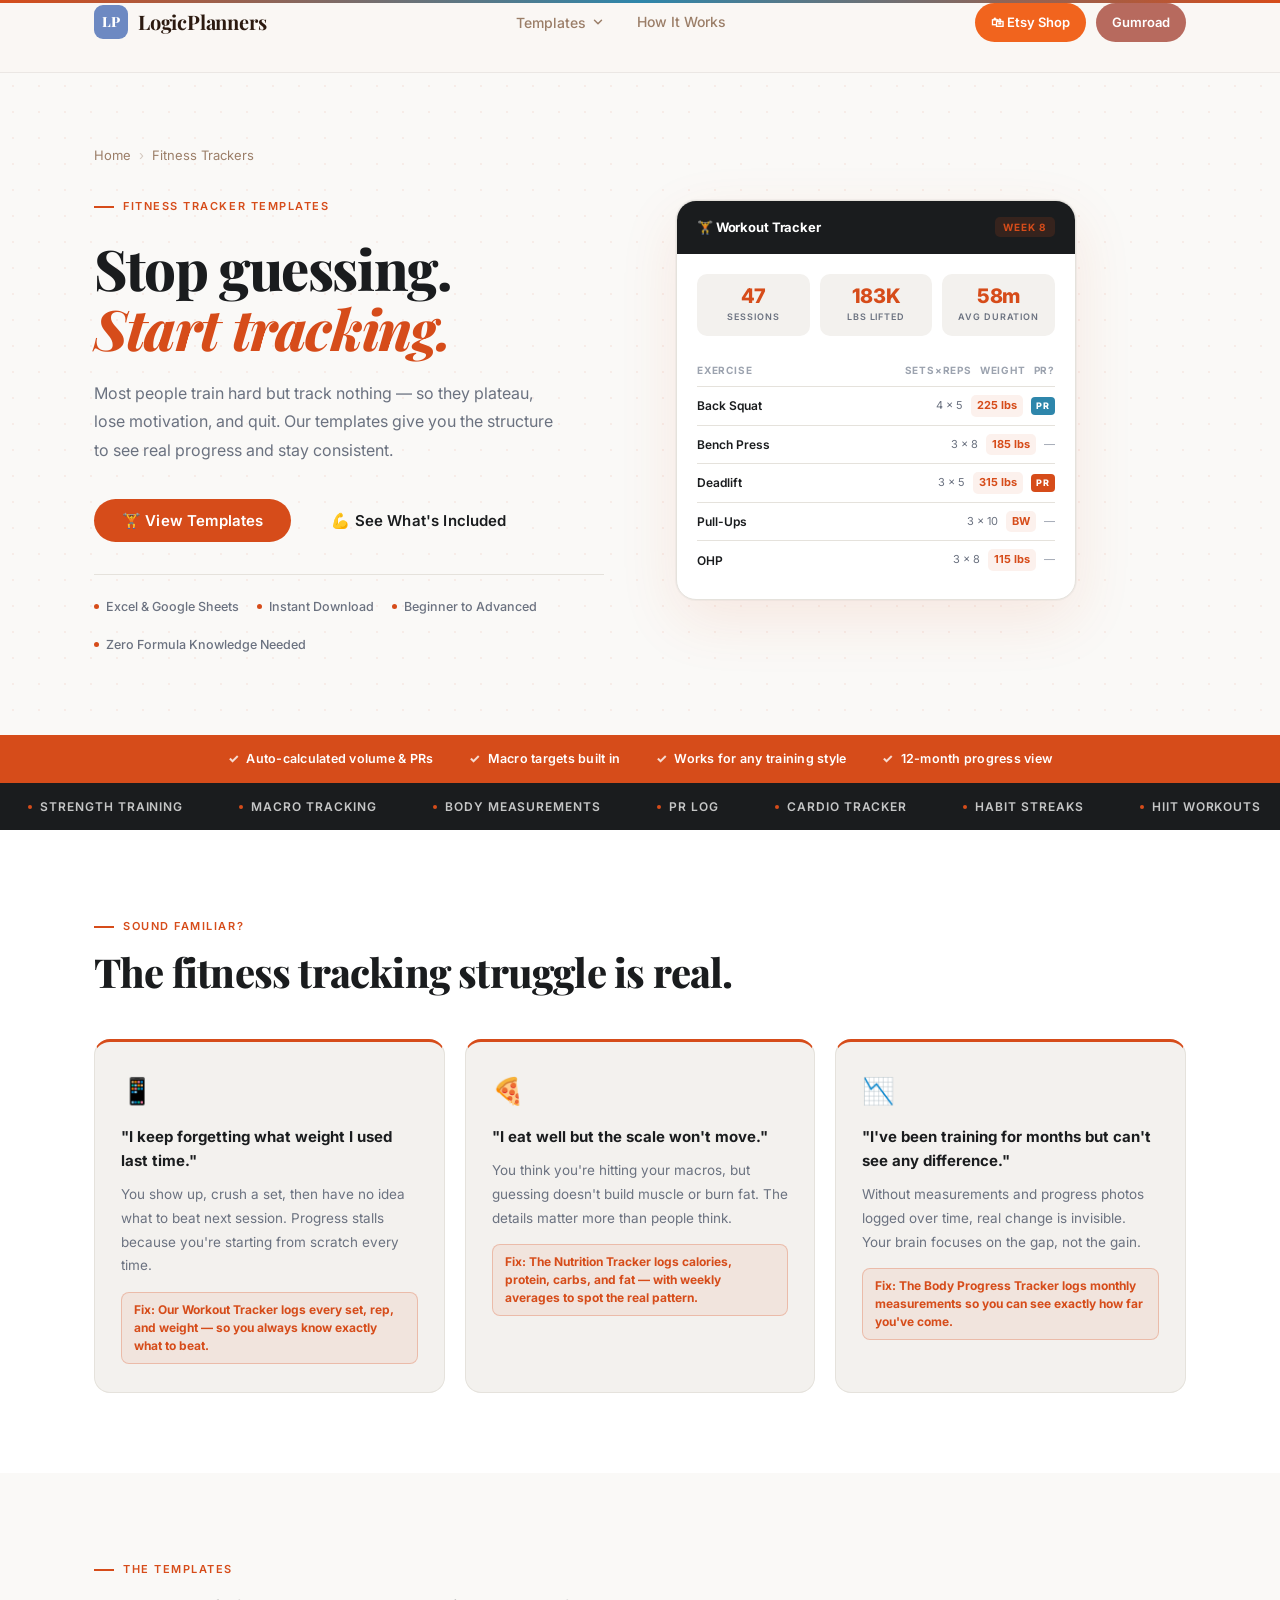
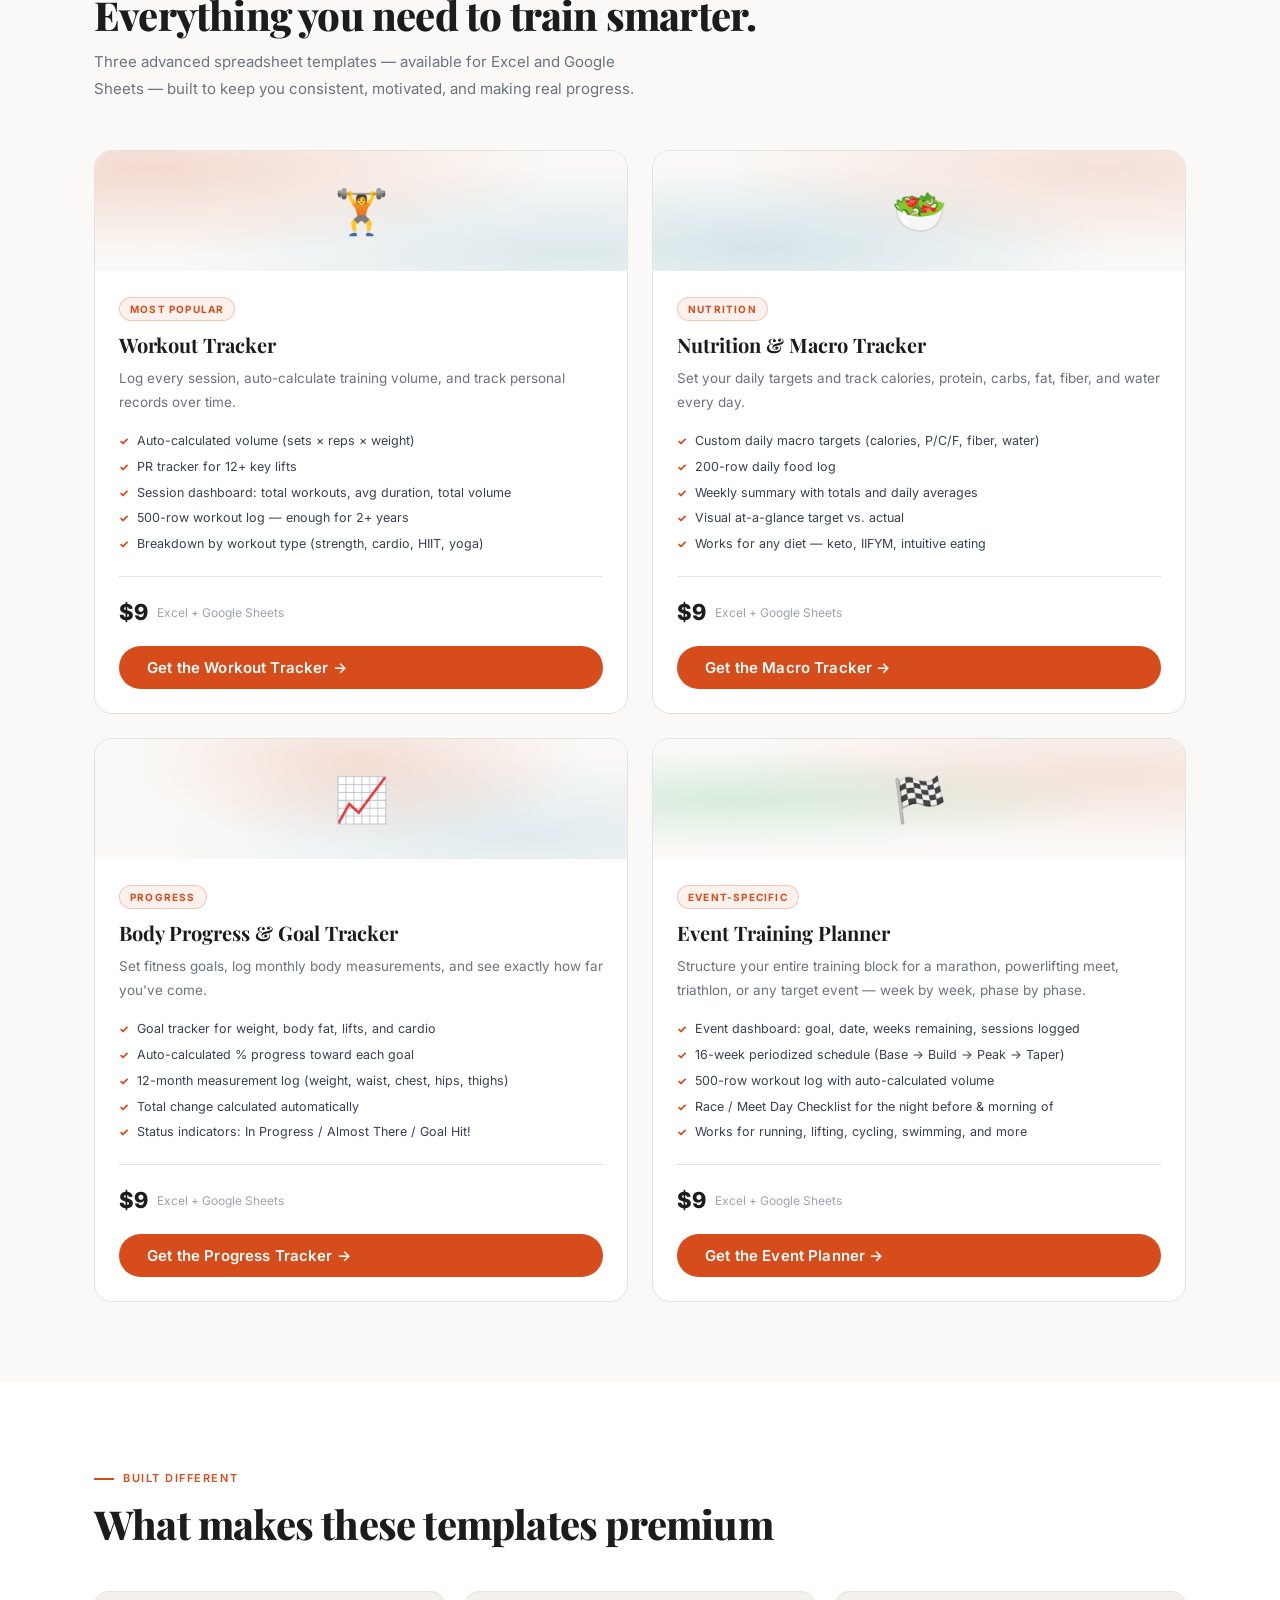
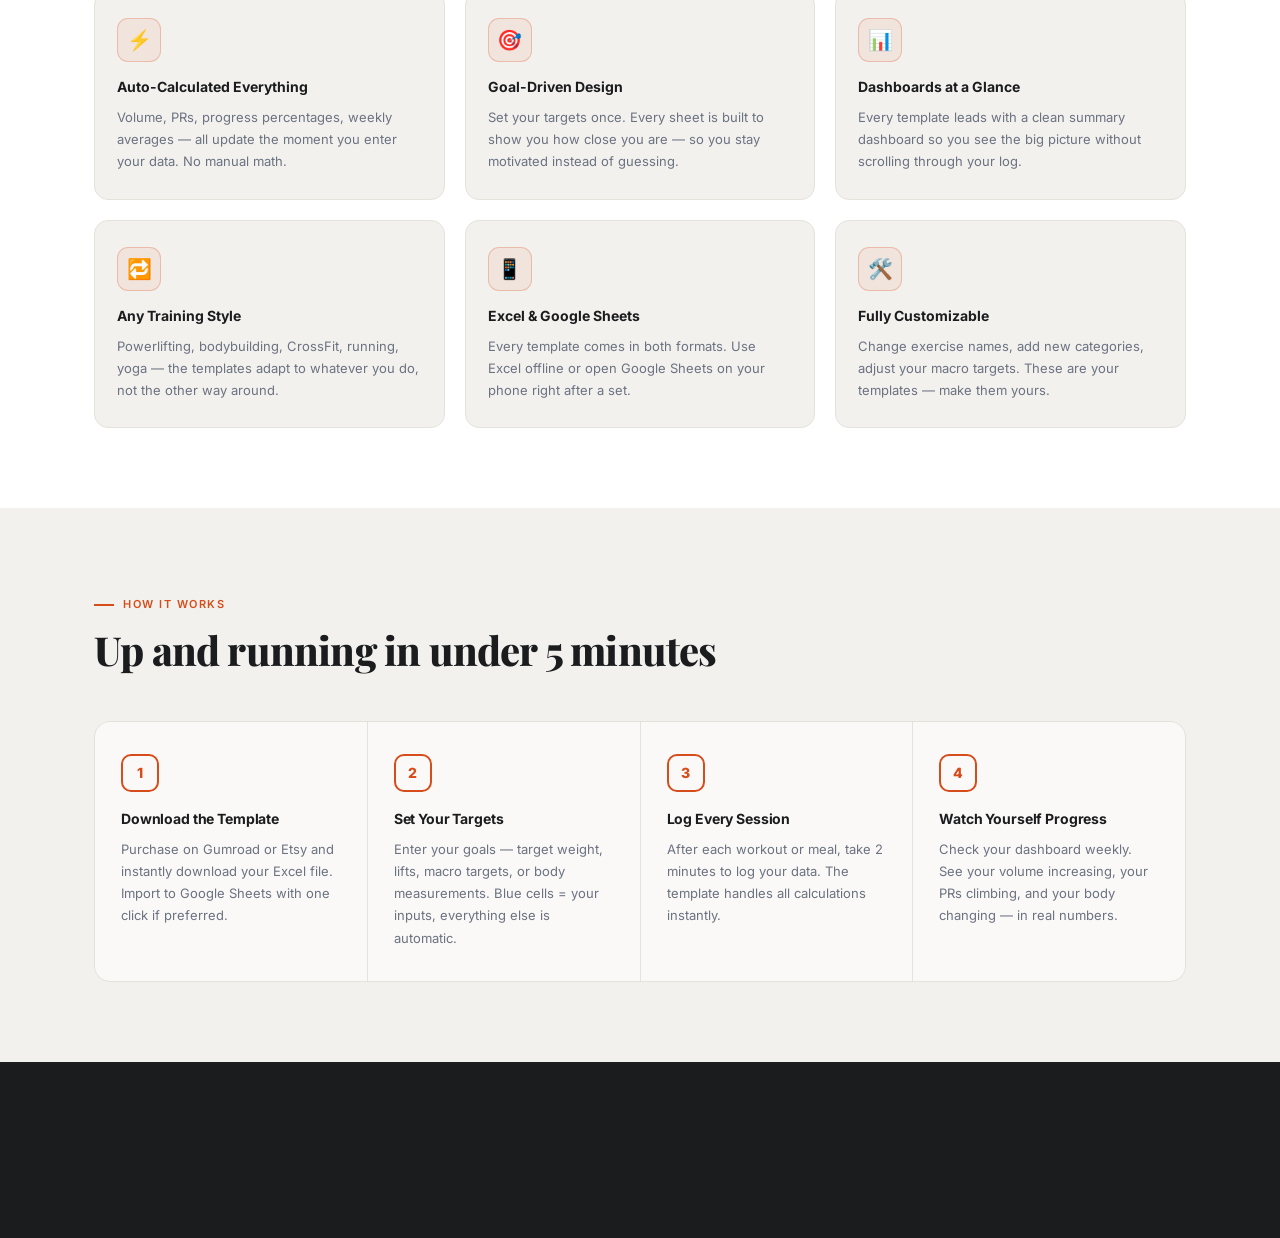
<file: fitness-trackers.html>
<!DOCTYPE html>
<html lang="en">
<head>
  <meta charset="UTF-8">
  <meta name="viewport" content="width=device-width, initial-scale=1.0">
  <meta name="description" content="Workout tracker, nutrition & macro tracker, and body progress spreadsheet templates. Built for Google Sheets and Excel. Available on Etsy and Gumroad.">
  <title>Fitness Tracker Templates — LogicPlanners</title>
  <link rel="preconnect" href="https://fonts.googleapis.com">
  <link rel="preconnect" href="https://fonts.gstatic.com" crossorigin>
  <link href="https://fonts.googleapis.com/css2?family=Playfair+Display:ital,wght@0,400;0,600;0,700;0,800;1,400;1,600&family=Inter:ital,opsz,wght@0,14..32,300;0,14..32,400;0,14..32,500;0,14..32,600;0,14..32,700&display=swap" rel="stylesheet">
  <link rel="stylesheet" href="styles.css">
  <script src="https://gumroad.com/js/gumroad.js"></script>

  <style>
    /* ══════════════════════════════════════════
       Fitness Trackers — Bold & Energetic
       ══════════════════════════════════════════ */
    :root {
      --fit-orange:        #D64C1A;
      --fit-orange-dark:   #A83A12;
      --fit-orange-light:  rgba(214,76,26,0.08);
      --fit-orange-mid:    rgba(214,76,26,0.15);
      --fit-orange-border: rgba(214,76,26,0.26);
      --fit-orange-strong: rgba(214,76,26,0.55);

      --fit-teal:          #2E86AB;
      --fit-teal-dark:     #1E6A8A;
      --fit-teal-light:    rgba(46,134,171,0.10);
      --fit-teal-border:   rgba(46,134,171,0.28);

      --fit-ink:           #1A1C1E;
      --fit-ink-2:         #374151;
      --fit-ink-3:         #6B7280;
      --fit-ink-4:         #9CA3AF;

      --fit-cream:         #FAF9F7;
      --fit-surface:       #F3F1EE;
      --fit-border:        #E5E2DC;
      --fit-dark:          #1A1C1E;

      --cat:        #D64C1A;
      --cat-hover:  #A83A12;
      --cat-light:  rgba(214,76,26,0.08);
      --cat-border: rgba(214,76,26,0.26);
      --cat-shadow: rgba(214,76,26,0.18);
    }

    body { color: var(--fit-ink); }

    .eyebrow { color: var(--fit-orange) !important; }
    em { color: var(--fit-orange); font-style: italic; }

    .btn-primary {
      background: var(--fit-orange) !important;
      border-color: var(--fit-orange) !important;
    }
    .btn-primary:hover {
      background: var(--fit-orange-dark) !important;
      border-color: var(--fit-orange-dark) !important;
    }

    /* ── Top accent bar ── */
    .fit-top-bar {
      height: 3px;
      background: linear-gradient(90deg, var(--fit-orange), var(--fit-teal), var(--fit-orange));
    }

    /* ══════════════════════════════════════════
       HERO
       ══════════════════════════════════════════ */
    .fit-hero {
      background: var(--fit-cream);
      background-image: radial-gradient(circle, rgba(214,76,26,0.07) 1px, transparent 1px);
      background-size: 26px 26px;
      padding: 72px 0 80px;
    }
    .fit-hero-inner {
      display: grid; grid-template-columns: 1fr 1fr;
      gap: 72px; align-items: center;
    }
    @media (max-width: 900px) { .fit-hero-inner { grid-template-columns: 1fr; gap: 52px; } }

    .fit-hero-eyebrow {
      display: inline-flex; align-items: center; gap: 9px;
      font-size: 11px; font-weight: 600; text-transform: uppercase;
      letter-spacing: 0.14em; color: var(--fit-orange); margin-bottom: 22px;
    }
    .fit-hero-eyebrow::before {
      content: ''; width: 20px; height: 2px; background: var(--fit-orange);
    }
    .fit-hero-headline {
      font-family: var(--font-serif);
      font-size: clamp(36px, 5vw, 56px);
      font-weight: 800; line-height: 1.08;
      color: var(--fit-ink); letter-spacing: -0.025em; margin-bottom: 20px;
    }
    .fit-hero-sub {
      font-size: 16px; line-height: 1.8;
      color: var(--fit-ink-3); margin-bottom: 34px; max-width: 460px;
    }
    .fit-hero-actions { display: flex; gap: 12px; flex-wrap: wrap; margin-bottom: 32px; }
    .fit-hero-meta {
      display: flex; gap: 18px; flex-wrap: wrap;
      border-top: 1px solid var(--fit-border); padding-top: 22px;
    }
    .fit-hero-meta-item {
      display: flex; align-items: center; gap: 7px;
      font-size: 12.5px; color: var(--fit-ink-3); font-weight: 500;
    }
    .fit-meta-dot {
      width: 5px; height: 5px; border-radius: 50%;
      background: var(--fit-orange); flex-shrink: 0;
    }

    /* ── Workout Snapshot Mockup ── */
    .fit-mockup {
      background: #fff; border: 1px solid var(--fit-border);
      border-radius: 20px;
      box-shadow: 0 0 0 1px rgba(0,0,0,0.03), 0 20px 60px rgba(214,76,26,0.10);
      overflow: hidden; max-width: 400px; width: 100%;
    }
    .fit-mockup-header {
      background: #1A1C1E; padding: 16px 20px;
      display: flex; align-items: center; gap: 10px;
    }
    .fit-mockup-title {
      font-size: 13px; font-weight: 700; color: #fff; letter-spacing: -0.01em;
    }
    .fit-mockup-badge {
      font-size: 10px; font-weight: 700; text-transform: uppercase;
      letter-spacing: 0.10em; color: var(--fit-orange);
      background: rgba(214,76,26,0.15); border-radius: 5px;
      padding: 2px 8px; margin-left: auto;
    }
    .fit-mockup-body { padding: 20px; }
    .fit-stat-row {
      display: grid; grid-template-columns: repeat(3, 1fr);
      gap: 10px; margin-bottom: 18px;
    }
    .fit-stat {
      background: var(--fit-surface); border-radius: 10px;
      padding: 12px; text-align: center;
    }
    .fit-stat-value {
      font-size: 20px; font-weight: 800; color: var(--fit-orange);
      letter-spacing: -0.02em; line-height: 1;
    }
    .fit-stat-label {
      font-size: 9px; font-weight: 600; text-transform: uppercase;
      letter-spacing: 0.10em; color: var(--fit-ink-3); margin-top: 4px;
    }
    .fit-log-row {
      display: grid; grid-template-columns: 1fr auto auto auto;
      gap: 8px; align-items: center;
      padding: 8px 0; border-bottom: 1px solid var(--fit-border);
      font-size: 12px;
    }
    .fit-log-row:last-child { border-bottom: none; }
    .fit-log-exercise { font-weight: 600; color: var(--fit-ink); }
    .fit-log-sets { color: var(--fit-ink-3); font-size: 11px; }
    .fit-log-vol {
      font-size: 11px; font-weight: 700; color: var(--fit-orange);
      background: var(--fit-orange-light); border-radius: 5px;
      padding: 2px 6px; white-space: nowrap;
    }
    .fit-pr-badge {
      font-size: 9px; font-weight: 800; text-transform: uppercase;
      letter-spacing: 0.1em; color: #fff;
      background: var(--fit-teal); border-radius: 4px;
      padding: 2px 5px;
    }

    /* ══════════════════════════════════════════
       TRUST BAR
       ══════════════════════════════════════════ */
    .fit-trust-bar {
      background: var(--fit-orange); padding: 14px 0;
    }
    .fit-trust-inner {
      display: flex; align-items: center; justify-content: center;
      gap: 36px; flex-wrap: wrap;
    }
    .fit-trust-item {
      font-size: 12.5px; font-weight: 600; color: #fff;
      display: flex; align-items: center; gap: 7px; letter-spacing: 0.02em;
    }
    .fit-trust-item::before { content: '✓'; font-weight: 800; opacity: 0.8; }

    /* ══════════════════════════════════════════
       PAIN POINTS
       ══════════════════════════════════════════ */
    .fit-pain { background: #fff; padding: 80px 0; }
    .fit-pain-grid { display: grid; grid-template-columns: repeat(3,1fr); gap: 20px; margin-top: 44px; }
    @media (max-width: 800px) { .fit-pain-grid { grid-template-columns: 1fr; } }

    .fit-pain-card {
      background: var(--fit-surface); border-radius: 16px;
      padding: 28px 26px; border: 1px solid var(--fit-border);
      border-top: 3px solid var(--fit-orange);
    }
    .fit-pain-icon { font-size: 26px; margin-bottom: 14px; }
    .fit-pain-title { font-size: 15px; font-weight: 700; color: var(--fit-ink); margin-bottom: 10px; }
    .fit-pain-text { font-size: 13.5px; color: var(--fit-ink-3); line-height: 1.75; margin-bottom: 14px; }
    .fit-pain-fix {
      font-size: 12px; font-weight: 700; color: var(--fit-orange);
      background: var(--fit-orange-light); border: 1px solid var(--fit-orange-border);
      border-radius: 8px; padding: 8px 12px; line-height: 1.5;
    }

    /* ══════════════════════════════════════════
       TEMPLATES
       ══════════════════════════════════════════ */
    .fit-templates { background: var(--fit-cream); padding: 80px 0; }
    .fit-card-grid {
      display: grid; grid-template-columns: repeat(2, 1fr);
      gap: 24px; margin-top: 48px;
    }
    @media (max-width: 900px) { .fit-card-grid { grid-template-columns: 1fr; } }

    .fit-card {
      background: #fff; border: 1px solid var(--fit-border);
      border-radius: 18px; overflow: hidden;
      transition: box-shadow 0.2s, transform 0.2s;
    }
    .fit-card:hover {
      box-shadow: 0 12px 40px rgba(214,76,26,0.12);
      transform: translateY(-2px);
    }
    .fit-card-top {
      height: 120px; position: relative;
      display: flex; align-items: center; justify-content: center;
    }
    .fit-card-top-1 {
      background:
        radial-gradient(ellipse at 10% 15%, rgba(214,76,26,0.18) 0%, transparent 60%),
        radial-gradient(ellipse at 90% 85%, rgba(46,134,171,0.14) 0%, transparent 60%),
        var(--fit-cream);
    }
    .fit-card-top-2 {
      background:
        radial-gradient(ellipse at 20% 80%, rgba(46,134,171,0.18) 0%, transparent 60%),
        radial-gradient(ellipse at 85% 15%, rgba(214,76,26,0.14) 0%, transparent 60%),
        var(--fit-cream);
    }
    .fit-card-top-3 {
      background:
        radial-gradient(ellipse at 50% 20%, rgba(214,76,26,0.16) 0%, transparent 60%),
        radial-gradient(ellipse at 80% 80%, rgba(46,134,171,0.12) 0%, transparent 60%),
        var(--fit-cream);
    }
    .fit-card-top-4 {
      background:
        radial-gradient(ellipse at 15% 50%, rgba(22,163,74,0.15) 0%, transparent 60%),
        radial-gradient(ellipse at 85% 30%, rgba(214,76,26,0.13) 0%, transparent 60%),
        var(--fit-cream);
    }
    .fit-card-emoji { font-size: 44px; }
    .fit-card-body { padding: 24px; }
    .fit-card-tag {
      display: inline-block; font-size: 10px; font-weight: 700;
      text-transform: uppercase; letter-spacing: 0.12em;
      color: var(--fit-orange); background: var(--fit-orange-light);
      border: 1px solid var(--fit-orange-border);
      border-radius: 100px; padding: 3px 10px; margin-bottom: 12px;
    }
    .fit-card-title { font-family: var(--font-serif); font-size: 20px; font-weight: 700; color: var(--fit-ink); margin-bottom: 10px; line-height: 1.2; }
    .fit-card-desc { font-size: 13.5px; color: var(--fit-ink-3); line-height: 1.75; margin-bottom: 18px; }
    .fit-card-features { list-style: none; padding: 0; margin: 0 0 22px; display: flex; flex-direction: column; gap: 7px; }
    .fit-card-features li {
      display: flex; align-items: flex-start; gap: 8px;
      font-size: 12.5px; color: var(--fit-ink-2); line-height: 1.5;
    }
    .fit-card-features li::before {
      content: '✓'; color: var(--fit-orange); font-weight: 800;
      font-size: 11px; margin-top: 1px; flex-shrink: 0;
    }
    .fit-card-price {
      display: flex; align-items: center; gap: 10px;
      padding-top: 18px; border-top: 1px solid var(--fit-border); margin-bottom: 16px;
    }
    .fit-price { font-size: 22px; font-weight: 800; color: var(--fit-ink); letter-spacing: -0.02em; }
    .fit-price-note { font-size: 12px; color: var(--fit-ink-4); }

    /* ══════════════════════════════════════════
       FEATURES GRID
       ══════════════════════════════════════════ */
    .fit-features { background: #fff; padding: 80px 0; }
    .fit-features-grid {
      display: grid; grid-template-columns: repeat(3, 1fr);
      gap: 20px; margin-top: 44px;
    }
    @media (max-width: 800px) { .fit-features-grid { grid-template-columns: 1fr; } }

    .fit-feature-box {
      background: var(--fit-surface); border: 1px solid var(--fit-border);
      border-radius: 14px; padding: 26px 22px;
      transition: border-color 0.18s;
    }
    .fit-feature-box:hover { border-color: var(--fit-orange-border); }
    .fit-feature-icon {
      width: 44px; height: 44px; border-radius: 11px;
      background: var(--fit-orange-light); border: 1px solid var(--fit-orange-border);
      display: flex; align-items: center; justify-content: center;
      font-size: 20px; margin-bottom: 14px;
    }
    .fit-feature-title { font-size: 14px; font-weight: 700; color: var(--fit-ink); margin-bottom: 8px; }
    .fit-feature-desc { font-size: 13px; color: var(--fit-ink-3); line-height: 1.7; }

    /* ══════════════════════════════════════════
       HOW IT WORKS
       ══════════════════════════════════════════ */
    .fit-howto { background: var(--fit-surface); padding: 80px 0; }
    .fit-steps {
      display: grid; grid-template-columns: repeat(4, 1fr);
      gap: 1px; background: var(--fit-border);
      border: 1px solid var(--fit-border); border-radius: 16px;
      overflow: hidden; margin-top: 48px;
    }
    @media (max-width: 860px) { .fit-steps { grid-template-columns: repeat(2, 1fr); } }
    @media (max-width: 480px) { .fit-steps { grid-template-columns: 1fr; } }

    .fit-step { background: var(--fit-cream); padding: 32px 26px; transition: background 0.18s; }
    .fit-step:hover { background: #fff; }
    .fit-step-num {
      width: 38px; height: 38px; border-radius: 10px;
      border: 2px solid var(--fit-orange); color: var(--fit-orange);
      font-size: 14px; font-weight: 800;
      display: flex; align-items: center; justify-content: center;
      margin-bottom: 16px; flex-shrink: 0;
    }
    .fit-step-title { font-size: 14px; font-weight: 700; color: var(--fit-ink); margin-bottom: 8px; letter-spacing: -0.01em; }
    .fit-step-desc { font-size: 13px; color: var(--fit-ink-3); line-height: 1.7; }

    /* ══════════════════════════════════════════
       TICKER
       ══════════════════════════════════════════ */
    .fit-ticker {
      background: #1A1C1E; overflow: hidden; padding: 14px 0;
    }
    .fit-ticker-track {
      display: flex; animation: fitTicker 30s linear infinite; white-space: nowrap;
    }
    .fit-ticker-item {
      display: inline-flex; align-items: center; gap: 8px; padding: 0 28px;
      font-size: 12px; font-weight: 600; color: rgba(255,255,255,0.75);
      letter-spacing: 0.08em; text-transform: uppercase;
    }
    .fit-ticker-dot {
      width: 4px; height: 4px; border-radius: 50%;
      background: var(--fit-orange); flex-shrink: 0;
    }
    @keyframes fitTicker {
      0% { transform: translateX(0); }
      100% { transform: translateX(-50%); }
    }

    /* ══════════════════════════════════════════
       CTA
       ══════════════════════════════════════════ */
    .fit-cta {
      background: var(--fit-dark); padding: 88px 0;
    }
    .fit-cta-headline {
      font-family: var(--font-serif); font-size: clamp(30px, 5vw, 46px);
      font-weight: 800; line-height: 1.1; color: #fff;
      letter-spacing: -0.02em; margin-bottom: 16px;
    }
    .fit-cta-sub { font-size: 16px; color: rgba(255,255,255,0.42); line-height: 1.7; margin-bottom: 38px; }
    .fit-cta-actions { display: flex; gap: 12px; justify-content: center; flex-wrap: wrap; }

    /* Section labels */
    .fit-section-label {
      display: inline-flex; align-items: center; gap: 9px;
      font-size: 11px; font-weight: 600; text-transform: uppercase;
      letter-spacing: 0.14em; color: var(--fit-orange); margin-bottom: 14px;
    }
    .fit-section-label::before { content: ''; width: 20px; height: 2px; background: var(--fit-orange); }
    .fit-section-headline {
      font-family: var(--font-serif); font-size: clamp(28px, 4vw, 40px);
      font-weight: 800; color: var(--fit-ink); letter-spacing: -0.02em; line-height: 1.12;
    }
    .fit-section-sub { font-size: 15px; color: var(--fit-ink-3); line-height: 1.75; margin-top: 12px; max-width: 560px; }
  </style>
</head>
<body>

  <!-- Top accent bar -->
  <div class="fit-top-bar"></div>

  <!-- NAV -->
  <nav class="nav">
    <div class="container">
      <div class="nav-inner">
        <a href="index.html" class="nav-logo">
          <span class="nav-logo-mark">LP</span>
          <span class="nav-logo-text">LogicPlanners</span>
        </a>
        <div class="nav-links">
          <div class="nav-dropdown">
            <button class="nav-dropdown-toggle">
              Templates
              <svg width="14" height="14" viewBox="0 0 24 24" fill="none" stroke="currentColor" stroke-width="2.5" stroke-linecap="round" stroke-linejoin="round"><path d="M6 9l6 6 6-6"/></svg>
            </button>
            <div class="nav-dropdown-menu">
              <a href="wedding-planners.html" class="nav-dropdown-item"><span class="nav-dropdown-icon">💍</span>Wedding Planners</a>
              <a href="event-planners.html"   class="nav-dropdown-item"><span class="nav-dropdown-icon">🎉</span>Event Planners</a>
              <a href="budgeting.html"        class="nav-dropdown-item"><span class="nav-dropdown-icon">💰</span>Budgeting</a>
              <a href="day-planners.html"     class="nav-dropdown-item"><span class="nav-dropdown-icon">📋</span>Day Planners</a>
              <a href="fitness-trackers.html" class="nav-dropdown-item nav-link active"><span class="nav-dropdown-icon">🏋️</span>Fitness Trackers</a>
            </div>
          </div>
          <a href="index.html#how-it-works" class="nav-link">How It Works</a>
        </div>
        <div class="nav-right">
          <a href="https://www.etsy.com/shop/LogicPlanners" target="_blank" rel="noopener" class="nav-btn-etsy">🛍 Etsy Shop</a>
          <a href="https://logicplanners.gumroad.com" target="_blank" rel="noopener" class="nav-btn-gumroad">Gumroad</a>
        </div>
        <button class="nav-hamburger" id="hamburger" aria-label="Open menu">
          <span></span><span></span><span></span>
        </button>
      </div>
    </div>
  </nav>
  <div class="nav-mobile" id="mobileMenu">
    <a href="wedding-planners.html" class="nav-mobile-link">💍 Wedding Planners</a>
    <a href="event-planners.html"   class="nav-mobile-link">🎉 Event Planners</a>
    <a href="budgeting.html"        class="nav-mobile-link">💰 Budgeting</a>
    <a href="day-planners.html"     class="nav-mobile-link">📋 Day Planners</a>
    <a href="fitness-trackers.html" class="nav-mobile-link">🏋️ Fitness Trackers</a>
    <div class="nav-mobile-btns">
      <a href="https://www.etsy.com/shop/LogicPlanners" target="_blank" rel="noopener" class="btn btn-etsy" style="justify-content:center;">🛍 Shop on Etsy</a>
      <a href="https://logicplanners.gumroad.com" target="_blank" rel="noopener" class="btn btn-primary" style="justify-content:center;">Shop on Gumroad</a>
    </div>
  </div>

  <!-- HERO -->
  <section class="fit-hero">
    <div class="container">
      <div class="fit-hero-inner">
        <div>
          <div class="breadcrumb" style="margin-bottom:24px;">
            <a href="index.html">Home</a>
            <span class="breadcrumb-sep">›</span>
            <span>Fitness Trackers</span>
          </div>
          <div class="fit-hero-eyebrow">Fitness Tracker Templates</div>
          <h1 class="fit-hero-headline">
            Stop guessing.<br>
            <em>Start tracking.</em>
          </h1>
          <p class="fit-hero-sub">
            Most people train hard but track nothing — so they plateau, lose motivation, and quit.
            Our templates give you the structure to see real progress and stay consistent.
          </p>
          <div class="fit-hero-actions">
            <a href="https://logicplanners.gumroad.com" target="_blank" class="btn btn-primary">🏋️ View Templates</a>
            <a href="#templates" class="btn btn-secondary">💪 See What's Included</a>
          </div>
          <div class="fit-hero-meta">
            <div class="fit-hero-meta-item"><span class="fit-meta-dot"></span>Excel & Google Sheets</div>
            <div class="fit-hero-meta-item"><span class="fit-meta-dot"></span>Instant Download</div>
            <div class="fit-hero-meta-item"><span class="fit-meta-dot"></span>Beginner to Advanced</div>
            <div class="fit-hero-meta-item"><span class="fit-meta-dot"></span>Zero Formula Knowledge Needed</div>
          </div>
        </div>

        <!-- Workout Mockup -->
        <div class="fit-mockup">
          <div class="fit-mockup-header">
            <span class="fit-mockup-title">🏋️ Workout Tracker</span>
            <span class="fit-mockup-badge">Week 8</span>
          </div>
          <div class="fit-mockup-body">
            <div class="fit-stat-row">
              <div class="fit-stat">
                <div class="fit-stat-value">47</div>
                <div class="fit-stat-label">Sessions</div>
              </div>
              <div class="fit-stat">
                <div class="fit-stat-value">183K</div>
                <div class="fit-stat-label">lbs Lifted</div>
              </div>
              <div class="fit-stat">
                <div class="fit-stat-value">58m</div>
                <div class="fit-stat-label">Avg Duration</div>
              </div>
            </div>
            <div class="fit-log-row" style="font-size:10px;font-weight:700;color:#9CA3AF;text-transform:uppercase;letter-spacing:.08em;">
              <span>Exercise</span><span>Sets×Reps</span><span>Weight</span><span>PR?</span>
            </div>
            <div class="fit-log-row">
              <span class="fit-log-exercise">Back Squat</span>
              <span class="fit-log-sets">4 × 5</span>
              <span class="fit-log-vol">225 lbs</span>
              <span class="fit-pr-badge">PR</span>
            </div>
            <div class="fit-log-row">
              <span class="fit-log-exercise">Bench Press</span>
              <span class="fit-log-sets">3 × 8</span>
              <span class="fit-log-vol">185 lbs</span>
              <span style="font-size:11px;color:#9CA3AF;">—</span>
            </div>
            <div class="fit-log-row">
              <span class="fit-log-exercise">Deadlift</span>
              <span class="fit-log-sets">3 × 5</span>
              <span class="fit-log-vol">315 lbs</span>
              <span class="fit-pr-badge" style="background:#D64C1A;">PR</span>
            </div>
            <div class="fit-log-row">
              <span class="fit-log-exercise">Pull-Ups</span>
              <span class="fit-log-sets">3 × 10</span>
              <span class="fit-log-vol">BW</span>
              <span style="font-size:11px;color:#9CA3AF;">—</span>
            </div>
            <div class="fit-log-row">
              <span class="fit-log-exercise">OHP</span>
              <span class="fit-log-sets">3 × 8</span>
              <span class="fit-log-vol">115 lbs</span>
              <span style="font-size:11px;color:#9CA3AF;">—</span>
            </div>
          </div>
        </div>
      </div>
    </div>
  </section>

  <!-- TRUST BAR -->
  <div class="fit-trust-bar">
    <div class="container fit-trust-inner">
      <div class="fit-trust-item">Auto-calculated volume & PRs</div>
      <div class="fit-trust-item">Macro targets built in</div>
      <div class="fit-trust-item">Works for any training style</div>
      <div class="fit-trust-item">12-month progress view</div>
    </div>
  </div>

  <!-- TICKER -->
  <div class="fit-ticker">
    <div class="fit-ticker-track">
      <span class="fit-ticker-item"><span class="fit-ticker-dot"></span>Strength Training</span>
      <span class="fit-ticker-item"><span class="fit-ticker-dot"></span>Macro Tracking</span>
      <span class="fit-ticker-item"><span class="fit-ticker-dot"></span>Body Measurements</span>
      <span class="fit-ticker-item"><span class="fit-ticker-dot"></span>PR Log</span>
      <span class="fit-ticker-item"><span class="fit-ticker-dot"></span>Cardio Tracker</span>
      <span class="fit-ticker-item"><span class="fit-ticker-dot"></span>Habit Streaks</span>
      <span class="fit-ticker-item"><span class="fit-ticker-dot"></span>HIIT Workouts</span>
      <span class="fit-ticker-item"><span class="fit-ticker-dot"></span>Nutrition Targets</span>
      <span class="fit-ticker-item"><span class="fit-ticker-dot"></span>Goal Progress</span>
      <span class="fit-ticker-item"><span class="fit-ticker-dot"></span>Weight Tracking</span>
      <span class="fit-ticker-item"><span class="fit-ticker-dot"></span>Weekly Reviews</span>
      <span class="fit-ticker-item"><span class="fit-ticker-dot"></span>Monthly Check-Ins</span>
      <!-- Duplicate for seamless loop -->
      <span class="fit-ticker-item"><span class="fit-ticker-dot"></span>Strength Training</span>
      <span class="fit-ticker-item"><span class="fit-ticker-dot"></span>Macro Tracking</span>
      <span class="fit-ticker-item"><span class="fit-ticker-dot"></span>Body Measurements</span>
      <span class="fit-ticker-item"><span class="fit-ticker-dot"></span>PR Log</span>
      <span class="fit-ticker-item"><span class="fit-ticker-dot"></span>Cardio Tracker</span>
      <span class="fit-ticker-item"><span class="fit-ticker-dot"></span>Habit Streaks</span>
      <span class="fit-ticker-item"><span class="fit-ticker-dot"></span>HIIT Workouts</span>
      <span class="fit-ticker-item"><span class="fit-ticker-dot"></span>Nutrition Targets</span>
      <span class="fit-ticker-item"><span class="fit-ticker-dot"></span>Goal Progress</span>
      <span class="fit-ticker-item"><span class="fit-ticker-dot"></span>Weight Tracking</span>
      <span class="fit-ticker-item"><span class="fit-ticker-dot"></span>Weekly Reviews</span>
      <span class="fit-ticker-item"><span class="fit-ticker-dot"></span>Monthly Check-Ins</span>
    </div>
  </div>

  <!-- PAIN POINTS -->
  <section class="fit-pain">
    <div class="container">
      <div class="fit-section-label">Sound Familiar?</div>
      <h2 class="fit-section-headline">The fitness tracking struggle is real.</h2>
      <div class="fit-pain-grid">
        <div class="fit-pain-card">
          <div class="fit-pain-icon">📱</div>
          <div class="fit-pain-title">"I keep forgetting what weight I used last time."</div>
          <div class="fit-pain-text">You show up, crush a set, then have no idea what to beat next session. Progress stalls because you're starting from scratch every time.</div>
          <div class="fit-pain-fix">Fix: Our Workout Tracker logs every set, rep, and weight — so you always know exactly what to beat.</div>
        </div>
        <div class="fit-pain-card">
          <div class="fit-pain-icon">🍕</div>
          <div class="fit-pain-title">"I eat well but the scale won't move."</div>
          <div class="fit-pain-text">You think you're hitting your macros, but guessing doesn't build muscle or burn fat. The details matter more than people think.</div>
          <div class="fit-pain-fix">Fix: The Nutrition Tracker logs calories, protein, carbs, and fat — with weekly averages to spot the real pattern.</div>
        </div>
        <div class="fit-pain-card">
          <div class="fit-pain-icon">📉</div>
          <div class="fit-pain-title">"I've been training for months but can't see any difference."</div>
          <div class="fit-pain-text">Without measurements and progress photos logged over time, real change is invisible. Your brain focuses on the gap, not the gain.</div>
          <div class="fit-pain-fix">Fix: The Body Progress Tracker logs monthly measurements so you can see exactly how far you've come.</div>
        </div>
      </div>
    </div>
  </section>

  <!-- TEMPLATES -->
  <section class="fit-templates" id="templates">
    <div class="container">
      <div class="fit-section-label">The Templates</div>
      <h2 class="fit-section-headline">Everything you need to train smarter.</h2>
      <p class="fit-section-sub">Three advanced spreadsheet templates — available for Excel and Google Sheets — built to keep you consistent, motivated, and making real progress.</p>

      <div class="fit-card-grid">

        <!-- Card 1: Workout Tracker -->
        <div class="fit-card">
          <div class="fit-card-top fit-card-top-1">
            <span class="fit-card-emoji">🏋️</span>
          </div>
          <div class="fit-card-body">
            <span class="fit-card-tag">Most Popular</span>
            <h3 class="fit-card-title">Workout Tracker</h3>
            <p class="fit-card-desc">Log every session, auto-calculate training volume, and track personal records over time.</p>
            <ul class="fit-card-features">
              <li>Auto-calculated volume (sets × reps × weight)</li>
              <li>PR tracker for 12+ key lifts</li>
              <li>Session dashboard: total workouts, avg duration, total volume</li>
              <li>500-row workout log — enough for 2+ years</li>
              <li>Breakdown by workout type (strength, cardio, HIIT, yoga)</li>
            </ul>
            <div class="fit-card-price">
              <span class="fit-price">$9</span>
              <span class="fit-price-note">Excel + Google Sheets</span>
            </div>
            <a href="https://logicplanners.gumroad.com" target="_blank" class="btn btn-primary" style="width:100%;text-align:center;">Get the Workout Tracker →</a>
          </div>
        </div>

        <!-- Card 2: Nutrition Tracker -->
        <div class="fit-card">
          <div class="fit-card-top fit-card-top-2">
            <span class="fit-card-emoji">🥗</span>
          </div>
          <div class="fit-card-body">
            <span class="fit-card-tag">Nutrition</span>
            <h3 class="fit-card-title">Nutrition & Macro Tracker</h3>
            <p class="fit-card-desc">Set your daily targets and track calories, protein, carbs, fat, fiber, and water every day.</p>
            <ul class="fit-card-features">
              <li>Custom daily macro targets (calories, P/C/F, fiber, water)</li>
              <li>200-row daily food log</li>
              <li>Weekly summary with totals and daily averages</li>
              <li>Visual at-a-glance target vs. actual</li>
              <li>Works for any diet — keto, IIFYM, intuitive eating</li>
            </ul>
            <div class="fit-card-price">
              <span class="fit-price">$9</span>
              <span class="fit-price-note">Excel + Google Sheets</span>
            </div>
            <a href="https://logicplanners.gumroad.com" target="_blank" class="btn btn-primary" style="width:100%;text-align:center;">Get the Macro Tracker →</a>
          </div>
        </div>

        <!-- Card 3: Body Progress Tracker -->
        <div class="fit-card">
          <div class="fit-card-top fit-card-top-3">
            <span class="fit-card-emoji">📈</span>
          </div>
          <div class="fit-card-body">
            <span class="fit-card-tag">Progress</span>
            <h3 class="fit-card-title">Body Progress & Goal Tracker</h3>
            <p class="fit-card-desc">Set fitness goals, log monthly body measurements, and see exactly how far you've come.</p>
            <ul class="fit-card-features">
              <li>Goal tracker for weight, body fat, lifts, and cardio</li>
              <li>Auto-calculated % progress toward each goal</li>
              <li>12-month measurement log (weight, waist, chest, hips, thighs)</li>
              <li>Total change calculated automatically</li>
              <li>Status indicators: In Progress / Almost There / Goal Hit!</li>
            </ul>
            <div class="fit-card-price">
              <span class="fit-price">$9</span>
              <span class="fit-price-note">Excel + Google Sheets</span>
            </div>
            <a href="https://logicplanners.gumroad.com" target="_blank" class="btn btn-primary" style="width:100%;text-align:center;">Get the Progress Tracker →</a>
          </div>
        </div>

        <!-- Card 4: Event Training Planner -->
        <div class="fit-card">
          <div class="fit-card-top fit-card-top-4">
            <span class="fit-card-emoji">🏁</span>
          </div>
          <div class="fit-card-body">
            <span class="fit-card-tag">Event-Specific</span>
            <h3 class="fit-card-title">Event Training Planner</h3>
            <p class="fit-card-desc">Structure your entire training block for a marathon, powerlifting meet, triathlon, or any target event — week by week, phase by phase.</p>
            <ul class="fit-card-features">
              <li>Event dashboard: goal, date, weeks remaining, sessions logged</li>
              <li>16-week periodized schedule (Base → Build → Peak → Taper)</li>
              <li>500-row workout log with auto-calculated volume</li>
              <li>Race / Meet Day Checklist for the night before & morning of</li>
              <li>Works for running, lifting, cycling, swimming, and more</li>
            </ul>
            <div class="fit-card-price">
              <span class="fit-price">$9</span>
              <span class="fit-price-note">Excel + Google Sheets</span>
            </div>
            <a href="https://logicplanners.gumroad.com" target="_blank" class="btn btn-primary" style="width:100%;text-align:center;">Get the Event Planner →</a>
          </div>
        </div>

      </div>
    </div>
  </section>

  <!-- FEATURES GRID -->
  <section class="fit-features">
    <div class="container">
      <div class="fit-section-label">Built Different</div>
      <h2 class="fit-section-headline">What makes these templates premium</h2>
      <div class="fit-features-grid">
        <div class="fit-feature-box">
          <div class="fit-feature-icon">⚡</div>
          <div class="fit-feature-title">Auto-Calculated Everything</div>
          <div class="fit-feature-desc">Volume, PRs, progress percentages, weekly averages — all update the moment you enter your data. No manual math.</div>
        </div>
        <div class="fit-feature-box">
          <div class="fit-feature-icon">🎯</div>
          <div class="fit-feature-title">Goal-Driven Design</div>
          <div class="fit-feature-desc">Set your targets once. Every sheet is built to show you how close you are — so you stay motivated instead of guessing.</div>
        </div>
        <div class="fit-feature-box">
          <div class="fit-feature-icon">📊</div>
          <div class="fit-feature-title">Dashboards at a Glance</div>
          <div class="fit-feature-desc">Every template leads with a clean summary dashboard so you see the big picture without scrolling through your log.</div>
        </div>
        <div class="fit-feature-box">
          <div class="fit-feature-icon">🔁</div>
          <div class="fit-feature-title">Any Training Style</div>
          <div class="fit-feature-desc">Powerlifting, bodybuilding, CrossFit, running, yoga — the templates adapt to whatever you do, not the other way around.</div>
        </div>
        <div class="fit-feature-box">
          <div class="fit-feature-icon">📱</div>
          <div class="fit-feature-title">Excel & Google Sheets</div>
          <div class="fit-feature-desc">Every template comes in both formats. Use Excel offline or open Google Sheets on your phone right after a set.</div>
        </div>
        <div class="fit-feature-box">
          <div class="fit-feature-icon">🛠️</div>
          <div class="fit-feature-title">Fully Customizable</div>
          <div class="fit-feature-desc">Change exercise names, add new categories, adjust your macro targets. These are your templates — make them yours.</div>
        </div>
      </div>
    </div>
  </section>

  <!-- HOW IT WORKS -->
  <section class="fit-howto" id="how-it-works">
    <div class="container">
      <div class="fit-section-label">How It Works</div>
      <h2 class="fit-section-headline">Up and running in under 5 minutes</h2>
      <div class="fit-steps">
        <div class="fit-step">
          <div class="fit-step-num">1</div>
          <div class="fit-step-title">Download the Template</div>
          <div class="fit-step-desc">Purchase on Gumroad or Etsy and instantly download your Excel file. Import to Google Sheets with one click if preferred.</div>
        </div>
        <div class="fit-step">
          <div class="fit-step-num">2</div>
          <div class="fit-step-title">Set Your Targets</div>
          <div class="fit-step-desc">Enter your goals — target weight, lifts, macro targets, or body measurements. Blue cells = your inputs, everything else is automatic.</div>
        </div>
        <div class="fit-step">
          <div class="fit-step-num">3</div>
          <div class="fit-step-title">Log Every Session</div>
          <div class="fit-step-desc">After each workout or meal, take 2 minutes to log your data. The template handles all calculations instantly.</div>
        </div>
        <div class="fit-step">
          <div class="fit-step-num">4</div>
          <div class="fit-step-title">Watch Yourself Progress</div>
          <div class="fit-step-desc">Check your dashboard weekly. See your volume increasing, your PRs climbing, and your body changing — in real numbers.</div>
        </div>
      </div>
    </div>
  </section>

  <!-- CTA -->
  <section class="fit-cta">
    <div class="container">
      <div style="text-align:center;max-width:560px;margin:0 auto;">
        <div style="display:inline-block;font-size:11px;font-weight:600;t
</file>
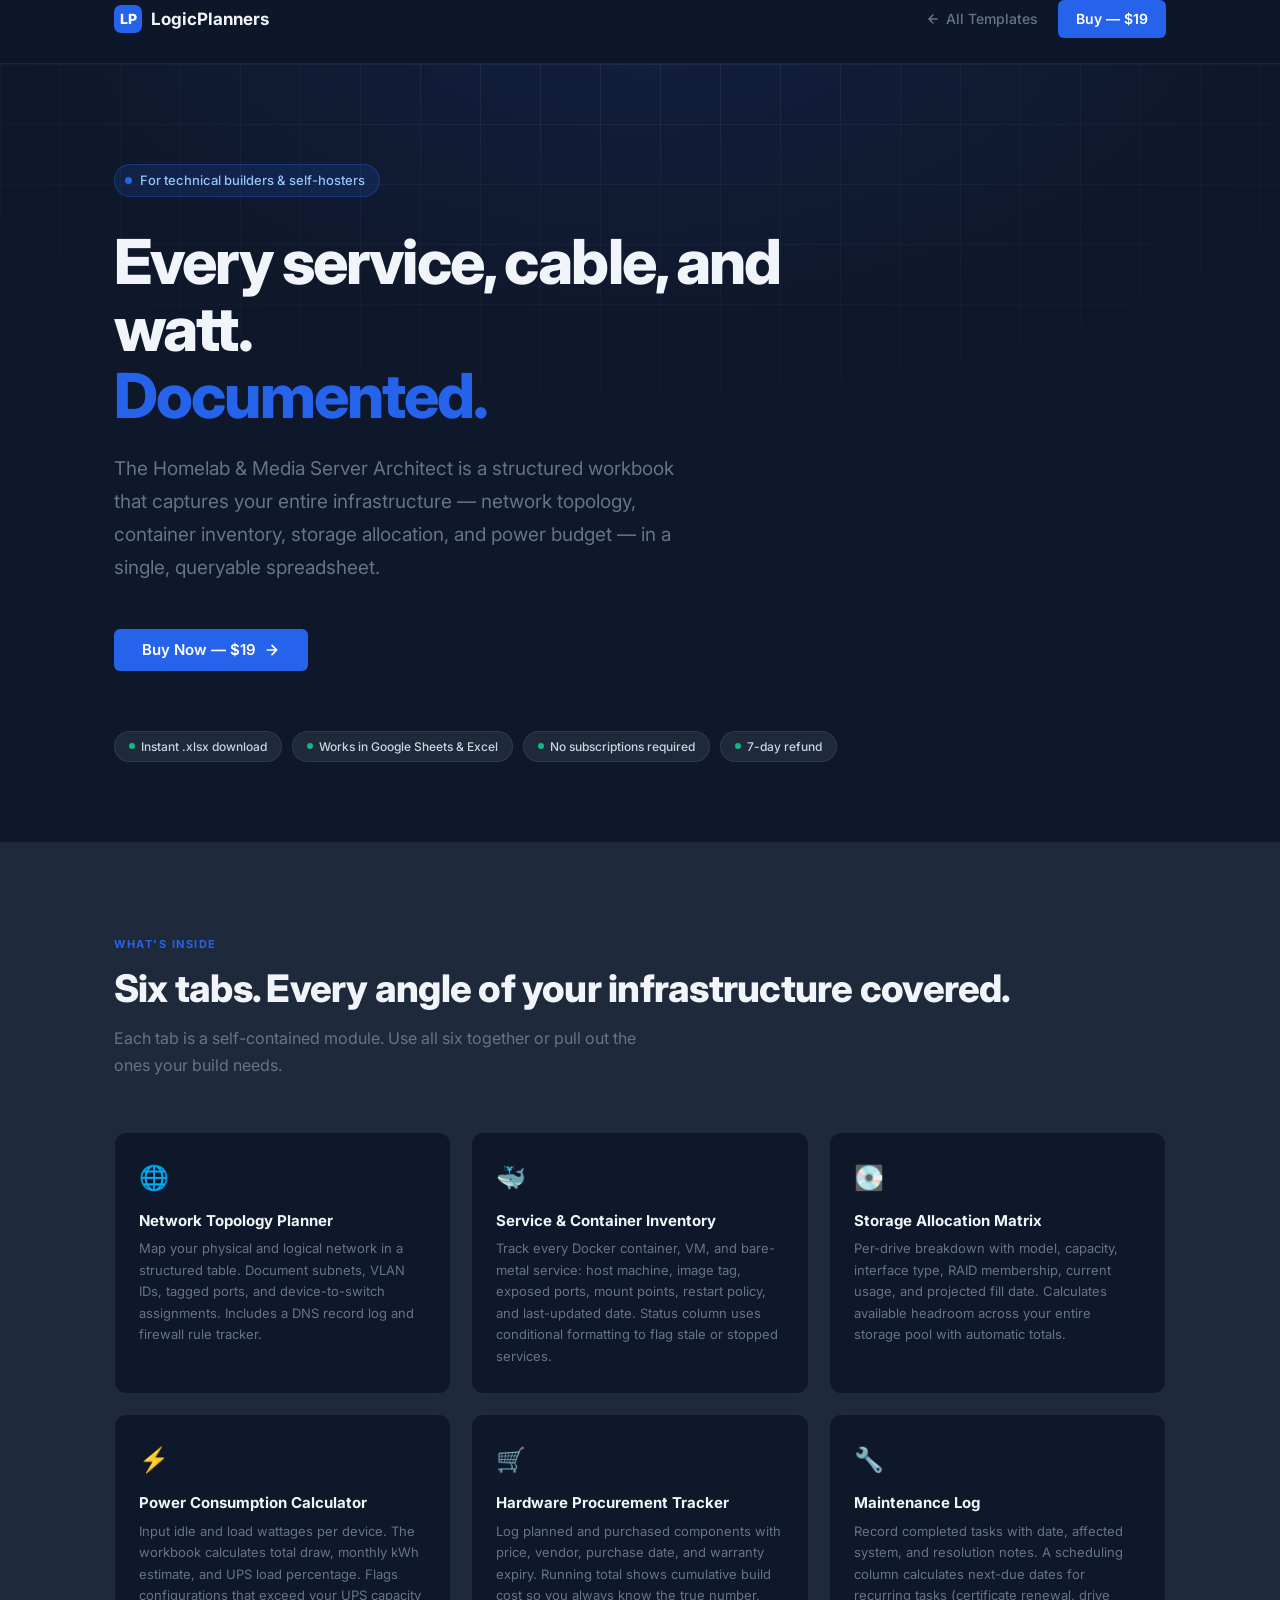
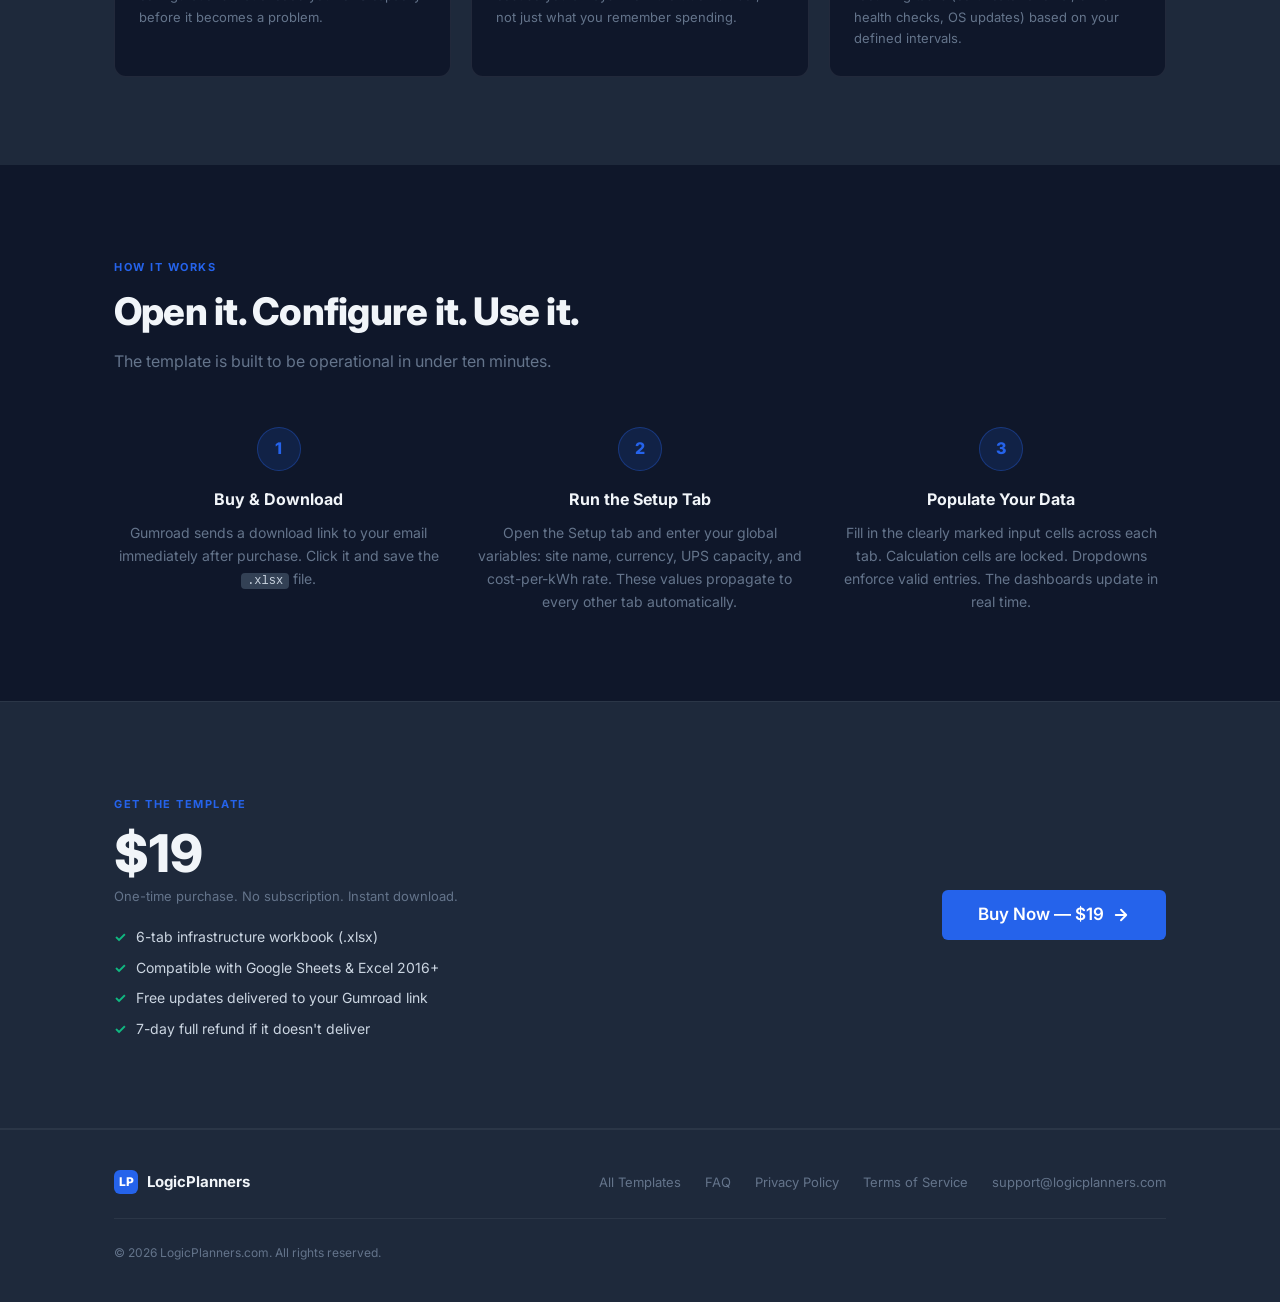
<file: homelab-architect.html>
<!DOCTYPE html>
<html lang="en">
<head>
  <meta charset="UTF-8">
  <meta name="viewport" content="width=device-width, initial-scale=1.0">
  <meta name="description" content="A complete infrastructure-planning workbook for homelab builders. Document every service, VLAN, power draw, and storage allocation in one structured spreadsheet.">
  <meta name="theme-color" content="#0F172A">
  <title>Homelab & Media Server Architect — LogicPlanners</title>
  <link rel="preconnect" href="https://fonts.googleapis.com">
  <link rel="preconnect" href="https://fonts.gstatic.com" crossorigin>
  <link href="https://fonts.googleapis.com/css2?family=Inter:ital,opsz,wght@0,14..32,400;0,14..32,500;0,14..32,600;0,14..32,700;0,14..32,800;1,14..32,400&display=swap" rel="stylesheet">
  <script src="https://gumroad.com/js/gumroad.js"></script>
  <style>
    :root {
      --bg-base:       #0F172A;
      --bg-surface:    #1E293B;
      --bg-elevated:   #334155;
      --text-primary:  #F1F5F9;
      --text-secondary:#CBD5E1;
      --text-muted:    #64748B;
      --accent:        #2563EB;
      --accent-hover:  #1D4ED8;
      --accent-glow:   rgba(37,99,235,0.15);
      --accent-border: rgba(37,99,235,0.35);
      --success:       #10B981;
      --error:         #EF4444;
      --border-subtle: rgba(255,255,255,0.06);
      --border-card:   rgba(255,255,255,0.08);
      --radius-sm:     6px;
      --radius-md:     12px;
      --shadow-card:   0 8px 32px rgba(0,0,0,0.45);
      --transition:    all 0.2s ease;
    }

    *, *::before, *::after { box-sizing: border-box; margin: 0; padding: 0; }
    html { scroll-behavior: smooth; }
    body {
      font-family: 'Inter', -apple-system, BlinkMacSystemFont, 'Segoe UI', Arial, sans-serif;
      background: var(--bg-base);
      color: var(--text-primary);
      line-height: 1.6;
      -webkit-font-smoothing: antialiased;
    }
    a { color: inherit; text-decoration: none; }
    ul { list-style: none; }

    /* Layout */
    .container { max-width: 1100px; margin: 0 auto; padding: 0 24px; }
    .section { padding: 88px 0; }

    /* Type */
    .eyebrow {
      display: inline-block;
      font-size: 11px; font-weight: 700;
      letter-spacing: 0.14em; text-transform: uppercase;
      color: var(--accent); margin-bottom: 14px;
    }
    .heading {
      font-size: clamp(26px, 3.5vw, 38px);
      font-weight: 800; line-height: 1.15;
      letter-spacing: -0.02em;
      color: var(--text-primary); margin-bottom: 14px;
    }
    .subheading {
      font-size: 16px; color: var(--text-muted);
      line-height: 1.7; max-width: 560px;
    }

    /* Nav */
    .nav {
      position: sticky; top: 0; z-index: 200; height: 64px;
      background: rgba(15,23,42,0.88);
      backdrop-filter: blur(16px); -webkit-backdrop-filter: blur(16px);
      border-bottom: 1px solid var(--border-subtle);
    }
    .nav-inner {
      height: 100%; display: flex;
      align-items: center; justify-content: space-between;
    }
    .nav-logo {
      display: flex; align-items: center; gap: 9px;
      font-size: 17px; font-weight: 700;
    }
    .nav-logo-mark {
      width: 28px; height: 28px; background: var(--accent);
      border-radius: 7px; display: flex; align-items: center;
      justify-content: center; font-size: 14px; font-weight: 800;
      color: #fff; flex-shrink: 0;
    }
    .nav-back {
      display: flex; align-items: center; gap: 6px;
      font-size: 14px; font-weight: 500; color: var(--text-muted);
      transition: var(--transition);
    }
    .nav-back:hover { color: var(--text-primary); }
    .nav-cta {
      background: var(--accent); color: #fff;
      font-size: 14px; font-weight: 600;
      padding: 8px 18px; border-radius: var(--radius-sm);
      transition: var(--transition);
    }
    .nav-cta:hover { background: var(--accent-hover); }
    .nav-right { display: flex; align-items: center; gap: 20px; }

    /* Buttons */
    .btn-primary {
      display: inline-flex; align-items: center; gap: 8px;
      background: var(--accent); color: #fff;
      font-size: 15px; font-weight: 600;
      padding: 13px 28px; border-radius: var(--radius-sm);
      border: none; cursor: pointer; transition: var(--transition);
      text-decoration: none; line-height: 1;
    }
    .btn-primary:hover {
      background: var(--accent-hover); transform: translateY(-2px);
      box-shadow: 0 8px 20px rgba(37,99,235,0.35);
    }
    .btn-large {
      font-size: 17px; padding: 16px 36px;
    }

    /* Hero */
    .hero {
      padding: 100px 0 80px;
      position: relative; overflow: hidden;
    }
    .hero::before {
      content: '';
      position: absolute; inset: 0;
      background: radial-gradient(ellipse 900px 500px at 50% -80px, rgba(37,99,235,0.12) 0%, transparent 70%);
      pointer-events: none;
    }
    .hero::after {
      content: '';
      position: absolute; inset: 0;
      background-image:
        linear-gradient(var(--border-subtle) 1px, transparent 1px),
        linear-gradient(90deg, var(--border-subtle) 1px, transparent 1px);
      background-size: 60px 60px;
      mask-image: radial-gradient(ellipse 80% 60% at 50% 0%, black 0%, transparent 100%);
      -webkit-mask-image: radial-gradient(ellipse 80% 60% at 50% 0%, black 0%, transparent 100%);
      pointer-events: none;
    }
    .hero-content { position: relative; z-index: 1; }
    .hero-badge {
      display: inline-flex; align-items: center; gap: 8px;
      background: var(--accent-glow); border: 1px solid var(--accent-border);
      border-radius: 100px; padding: 5px 14px 5px 10px;
      font-size: 13px; font-weight: 500; color: #93C5FD; margin-bottom: 32px;
    }
    .hero-badge-dot {
      width: 7px; height: 7px; background: var(--accent);
      border-radius: 50%; flex-shrink: 0;
    }
    .hero-headline {
      font-size: clamp(36px, 6vw, 62px);
      font-weight: 800; line-height: 1.08;
      letter-spacing: -0.03em; max-width: 800px;
      margin-bottom: 22px;
    }
    .hero-headline em { font-style: normal; color: var(--accent); }
    .hero-sub {
      font-size: clamp(16px,2vw,19px);
      color: var(--text-muted); max-width: 560px;
      line-height: 1.75; margin-bottom: 44px;
    }
    .hero-actions { display: flex; gap: 14px; flex-wrap: wrap; align-items: center; margin-bottom: 60px; }
    .hero-price-inline {
      font-size: 15px; color: var(--text-secondary); font-weight: 500;
    }
    .hero-price-inline strong { color: var(--text-primary); font-size: 20px; }

    /* Meta pills */
    .meta-pills { display: flex; gap: 10px; flex-wrap: wrap; }
    .pill {
      display: inline-flex; align-items: center; gap: 6px;
      background: var(--bg-surface); border: 1px solid var(--border-card);
      border-radius: 100px; padding: 5px 14px;
      font-size: 12px; font-weight: 500; color: var(--text-secondary);
    }
    .pill-dot { width: 6px; height: 6px; border-radius: 50%; background: var(--success); flex-shrink: 0; }

    /* Features grid */
    .features-section { background: var(--bg-surface); }
    .features-grid {
      display: grid;
      grid-template-columns: repeat(3, 1fr);
      gap: 20px; margin-top: 52px;
    }
    .feature-card {
      background: var(--bg-base);
      border: 1px solid var(--border-card);
      border-radius: var(--radius-md);
      padding: 26px 24px;
      transition: var(--transition);
    }
    .feature-card:hover {
      border-color: var(--accent-border);
      transform: translateY(-3px);
    }
    .feature-icon {
      font-size: 24px; margin-bottom: 14px; display: block;
    }
    .feature-title {
      font-size: 15px; font-weight: 700;
      color: var(--text-primary); margin-bottom: 8px; line-height: 1.3;
    }
    .feature-desc {
      font-size: 13px; color: var(--text-muted); line-height: 1.65;
    }

    /* How it works */
    .steps { display: grid; grid-template-columns: repeat(3, 1fr); gap: 32px; margin-top: 52px; }
    .step { text-align: center; }
    .step-number {
      width: 44px; height: 44px; border-radius: 50%;
      background: var(--accent-glow); border: 1px solid var(--accent-border);
      display: flex; align-items: center; justify-content: center;
      font-size: 16px; font-weight: 800; color: var(--accent);
      margin: 0 auto 16px;
    }
    .step-title { font-size: 16px; font-weight: 700; color: var(--text-primary); margin-bottom: 8px; }
    .step-desc { font-size: 14px; color: var(--text-muted); line-height: 1.65; }
    .steps-connector { display: none; }

    /* CTA section */
    .cta-section {
      background: var(--bg-surface);
      border-top: 1px solid var(--border-subtle);
      border-bottom: 1px solid var(--border-subtle);
    }
    .cta-inner {
      display: flex; align-items: center;
      justify-content: space-between; gap: 40px;
      flex-wrap: wrap;
    }
    .cta-text .price-display {
      font-size: 52px; font-weight: 800; color: var(--text-primary);
      line-height: 1; margin-bottom: 6px;
    }
    .cta-text .price-note {
      font-size: 13px; color: var(--text-muted);
    }
    .cta-bullets { margin-top: 20px; display: flex; flex-direction: column; gap: 8px; }
    .cta-bullet {
      display: flex; align-items: center; gap: 10px;
      font-size: 14px; color: var(--text-secondary);
    }
    .cta-bullet-check { color: var(--success); font-weight: 700; flex-shrink: 0; }

    /* Footer */
    .footer {
      background: var(--bg-surface);
      border-top: 1px solid var(--border-subtle);
      padding: 40px 0;
    }
    .footer-inner {
      display: flex; align-items: center;
      justify-content: space-between; gap: 24px; flex-wrap: wrap;
    }
    .footer-logo {
      display: flex; align-items: center; gap: 9px;
      font-size: 15px; font-weight: 700;
    }
    .footer-logo-mark {
      width: 24px; height: 24px; background: var(--accent);
      border-radius: 6px; display: flex; align-items: center;
      justify-content: center; font-size: 12px; font-weight: 800; color: #fff;
    }
    .footer-links { display: flex; gap: 24px; flex-wrap: wrap; }
    .footer-links a {
      font-size: 13px; color: var(--text-muted); transition: var(--transition);
    }
    .footer-links a:hover { color: var(--text-primary); }
    .footer-copy {
      width: 100%; padding-top: 24px; margin-top: 24px;
      border-top: 1px solid var(--border-subtle);
      font-size: 12px; color: var(--text-muted);
    }

    /* Responsive */
    @media (max-width: 1024px) {
      .features-grid { grid-template-columns: repeat(2, 1fr); }
    }
    @media (max-width: 768px) {
      .section { padding: 64px 0; }
      .hero { padding: 72px 0 56px; }
      .features-grid { grid-template-columns: 1fr; }
      .steps { grid-template-columns: 1fr; gap: 24px; }
      .step { text-align: left; }
      .step-number { margin: 0 0 14px; }
      .cta-inner { flex-direction: column; align-items: flex-start; }
      .footer-inner { flex-direction: column; align-items: flex-start; }
    }
    @media (max-width: 480px) {
      .container { padding: 0 16px; }
      .hero-actions { flex-direction: column; }
      .hero-actions .btn-primary { width: 100%; justify-content: center; }
    }
  </style>
</head>
<body>

  <header>
    <nav class="nav">
      <div class="container">
        <div class="nav-inner">
          <a href="index.html" class="nav-logo">
            <span class="nav-logo-mark">LP</span>
            LogicPlanners
          </a>
          <div class="nav-right">
            <a href="index.html#products" class="nav-back">
              <svg width="14" height="14" viewBox="0 0 24 24" fill="none" stroke="currentColor" stroke-width="2.5" stroke-linecap="round" stroke-linejoin="round" aria-hidden="true"><path d="M19 12H5M12 19l-7-7 7-7"/></svg>
              All Templates
            </a>
            <a class="nav-cta gumroad-button"
               href="https://logicplanners.gumroad.com/l/homelab-architect"
               data-gumroad-overlay-checkout="true">
              Buy — $19
            </a>
          </div>
        </div>
      </div>
    </nav>
  </header>

  <!-- HERO -->
  <section class="hero">
    <div class="container">
      <div class="hero-content">
        <div class="hero-badge">
          <span class="hero-badge-dot"></span>
          For technical builders &amp; self-hosters
        </div>
        <h1 class="hero-headline">
          Every service, cable, and watt.<br>
          <em>Documented.</em>
        </h1>
        <p class="hero-sub">
          The Homelab &amp; Media Server Architect is a structured workbook that captures your entire infrastructure — network topology, container inventory, storage allocation, and power budget — in a single, queryable spreadsheet.
        </p>
        <div class="hero-actions">
          <a class="btn-primary gumroad-button"
             href="https://logicplanners.gumroad.com/l/homelab-architect"
             data-gumroad-overlay-checkout="true"
             aria-label="Buy The Homelab & Media Server Architect for $19">
            Buy Now — $19
            <svg width="16" height="16" viewBox="0 0 24 24" fill="none" stroke="currentColor" stroke-width="2.5" stroke-linecap="round" stroke-linejoin="round" aria-hidden="true"><path d="M5 12h14M12 5l7 7-7 7"/></svg>
          </a>
        </div>
        <div class="meta-pills">
          <span class="pill"><span class="pill-dot"></span>Instant .xlsx download</span>
          <span class="pill"><span class="pill-dot"></span>Works in Google Sheets &amp; Excel</span>
          <span class="pill"><span class="pill-dot"></span>No subscriptions required</span>
          <span class="pill"><span class="pill-dot"></span>7-day refund</span>
        </div>
      </div>
    </div>
  </section>

  <!-- FEATURES -->
  <section class="features-section section">
    <div class="container">
      <span class="eyebrow">What's Inside</span>
      <h2 class="heading">Six tabs. Every angle of your infrastructure covered.</h2>
      <p class="subheading">Each tab is a self-contained module. Use all six together or pull out the ones your build needs.</p>

      <div class="features-grid">
        <div class="feature-card">
          <span class="feature-icon" aria-hidden="true">🌐</span>
          <h3 class="feature-title">Network Topology Planner</h3>
          <p class="feature-desc">Map your physical and logical network in a structured table. Document subnets, VLAN IDs, tagged ports, and device-to-switch assignments. Includes a DNS record log and firewall rule tracker.</p>
        </div>
        <div class="feature-card">
          <span class="feature-icon" aria-hidden="true">🐳</span>
          <h3 class="feature-title">Service &amp; Container Inventory</h3>
          <p class="feature-desc">Track every Docker container, VM, and bare-metal service: host machine, image tag, exposed ports, mount points, restart policy, and last-updated date. Status column uses conditional formatting to flag stale or stopped services.</p>
        </div>
        <div class="feature-card">
          <span class="feature-icon" aria-hidden="true">💽</span>
          <h3 class="feature-title">Storage Allocation Matrix</h3>
          <p class="feature-desc">Per-drive breakdown with model, capacity, interface type, RAID membership, current usage, and projected fill date. Calculates available headroom across your entire storage pool with automatic totals.</p>
        </div>
        <div class="feature-card">
          <span class="feature-icon" aria-hidden="true">⚡</span>
          <h3 class="feature-title">Power Consumption Calculator</h3>
          <p class="feature-desc">Input idle and load wattages per device. The workbook calculates total draw, monthly kWh estimate, and UPS load percentage. Flags configurations that exceed your UPS capacity before it becomes a problem.</p>
        </div>
        <div class="feature-card">
          <span class="feature-icon" aria-hidden="true">🛒</span>
          <h3 class="feature-title">Hardware Procurement Tracker</h3>
          <p class="feature-desc">Log planned and purchased components with price, vendor, purchase date, and warranty expiry. Running total shows cumulative build cost so you always know the true number, not just what you remember spending.</p>
        </div>
        <div class="feature-card">
          <span class="feature-icon" aria-hidden="true">🔧</span>
          <h3 class="feature-title">Maintenance Log</h3>
          <p class="feature-desc">Record completed tasks with date, affected system, and resolution notes. A scheduling column calculates next-due dates for recurring tasks (certificate renewal, drive health checks, OS updates) based on your defined intervals.</p>
        </div>
      </div>
    </div>
  </section>

  <!-- HOW IT WORKS -->
  <section class="section">
    <div class="container">
      <span class="eyebrow">How It Works</span>
      <h2 class="heading">Open it. Configure it. Use it.</h2>
      <p class="subheading">The template is built to be operational in under ten minutes.</p>
      <div class="steps">
        <div class="step">
          <div class="step-number" aria-hidden="true">1</div>
          <h3 class="step-title">Buy &amp; Download</h3>
          <p class="step-desc">Gumroad sends a download link to your email immediately after purchase. Click it and save the <code style="background:var(--bg-elevated);color:var(--text-secondary);font-size:12px;padding:1px 6px;border-radius:4px;font-family:monospace">.xlsx</code> file.</p>
        </div>
        <div class="step">
          <div class="step-number" aria-hidden="true">2</div>
          <h3 class="step-title">Run the Setup Tab</h3>
          <p class="step-desc">Open the Setup tab and enter your global variables: site name, currency, UPS capacity, and cost-per-kWh rate. These values propagate to every other tab automatically.</p>
        </div>
        <div class="step">
          <div class="step-number" aria-hidden="true">3</div>
          <h3 class="step-title">Populate Your Data</h3>
          <p class="step-desc">Fill in the clearly marked input cells across each tab. Calculation cells are locked. Dropdowns enforce valid entries. The dashboards update in real time.</p>
        </div>
      </div>
    </div>
  </section>

  <!-- CTA -->
  <section class="cta-section section">
    <div class="container">
      <div class="cta-inner">
        <div class="cta-text">
          <span class="eyebrow">Get the Template</span>
          <div class="price-display">$19</div>
          <div class="price-note">One-time purchase. No subscription. Instant download.</div>
          <div class="cta-bullets">
            <div class="cta-bullet"><span class="cta-bullet-check">✓</span> 6-tab infrastructure workbook (.xlsx)</div>
            <div class="cta-bullet"><span class="cta-bullet-check">✓</span> Compatible with Google Sheets &amp; Excel 2016+</div>
            <div class="cta-bullet"><span class="cta-bullet-check">✓</span> Free updates delivered to your Gumroad link</div>
            <div class="cta-bullet"><span class="cta-bullet-check">✓</span> 7-day full refund if it doesn't deliver</div>
          </div>
        </div>
        <div>
          <a class="btn-primary btn-large gumroad-button"
             href="https://logicplanners.gumroad.com/l/homelab-architect"
             data-gumroad-overlay-checkout="true"
             aria-label="Buy The Homelab & Media Server Architect for $19">
            Buy Now — $19
            <svg width="18" height="18" viewBox="0 0 24 24" fill="none" stroke="currentColor" stroke-width="2.5" stroke-linecap="round" stroke-linejoin="round" aria-hidden="true"><path d="M5 12h14M12 5l7 7-7 7"/></svg>
          </a>
        </div>
      </div>
    </div>
  </section>

  <footer class="footer">
    <div class="container">
      <div class="footer-inner">
        <div class="footer-logo">
          <span class="footer-logo-mark">LP</span>
          LogicPlanners
        </div>
        <nav class="footer-links" aria-label="Footer">
          <a href="index.html#products">All Templates</a>
          <a href="index.html#faq">FAQ</a>
          <a href="/privacy">Privacy Policy</a>
          <a href="/terms">Terms of Service</a>
          <a href="mailto:support@logicplanners.com">support@logicplanners.com</a>
        </nav>
      </div>
      <div class="footer-copy">&copy; 2026 LogicPlanners.com. All rights reserved.</div>
    </div>
  </footer>

</body>
</html>
</file>
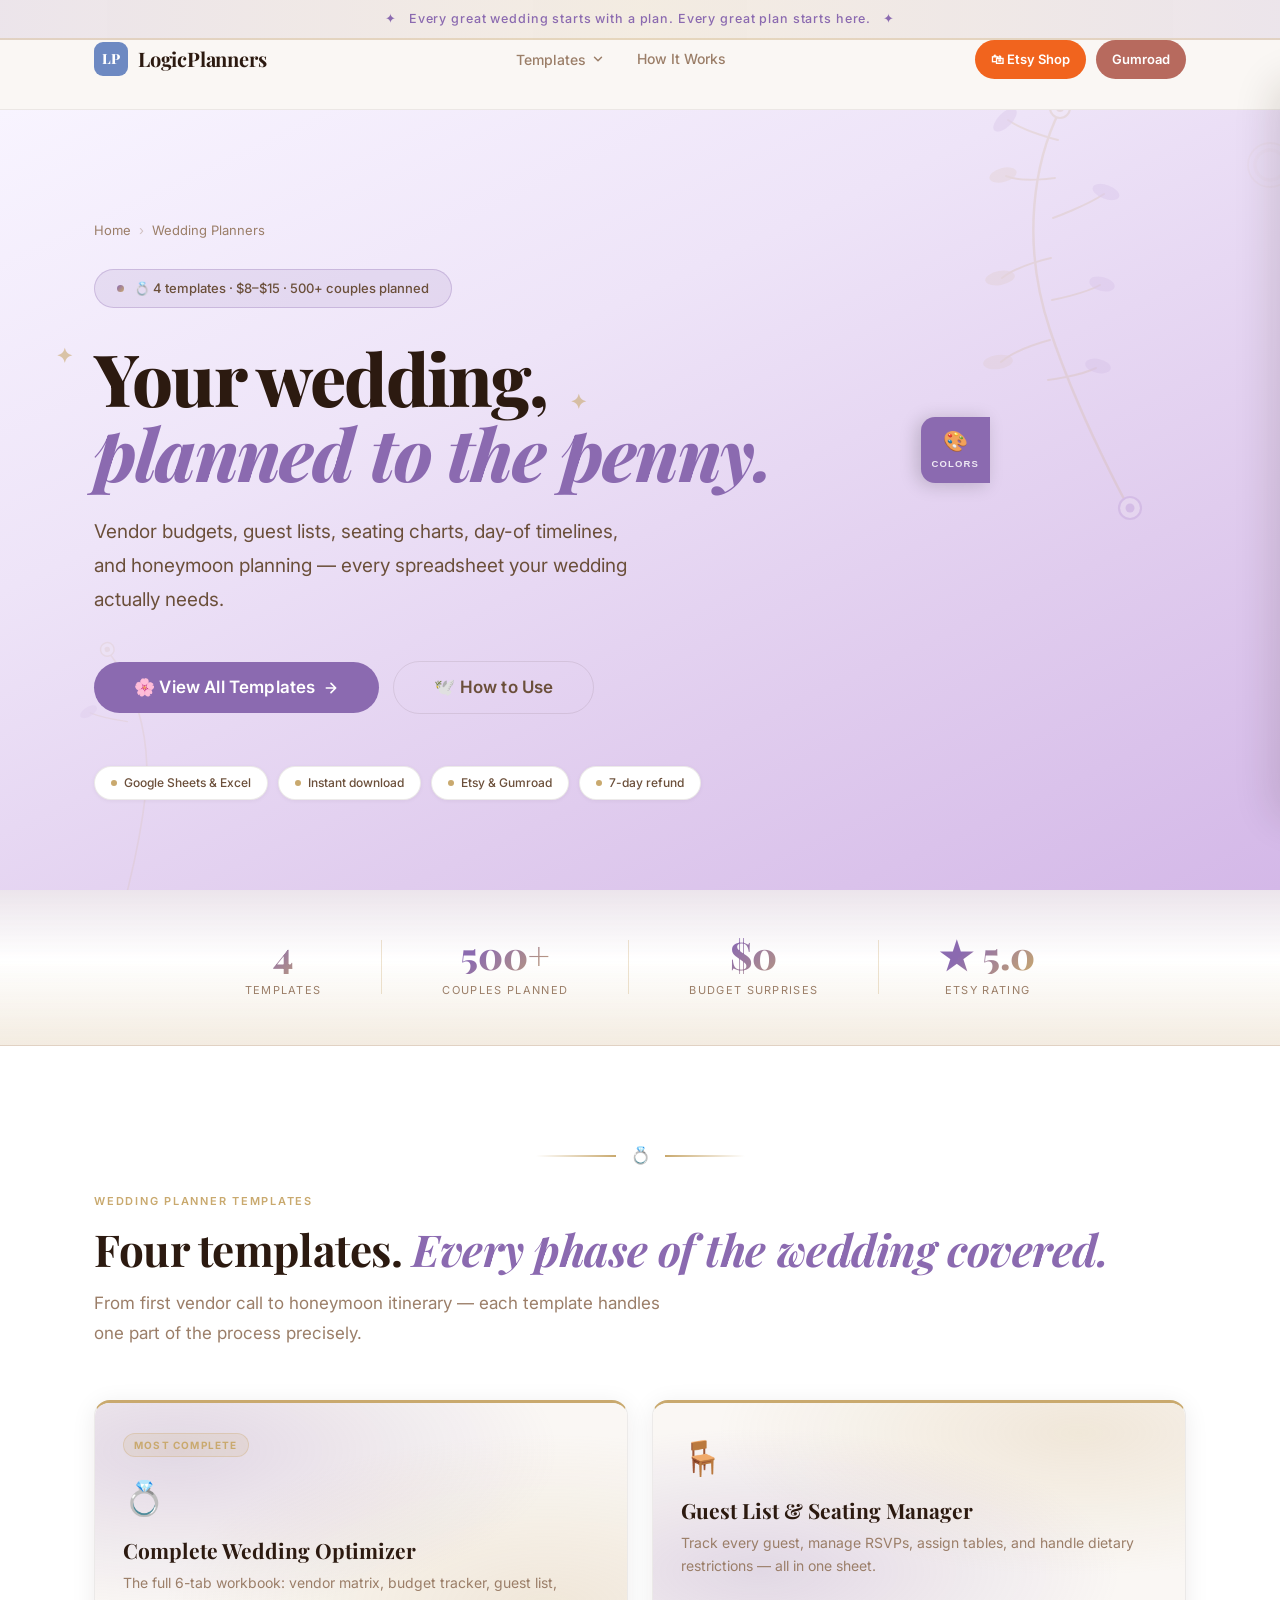
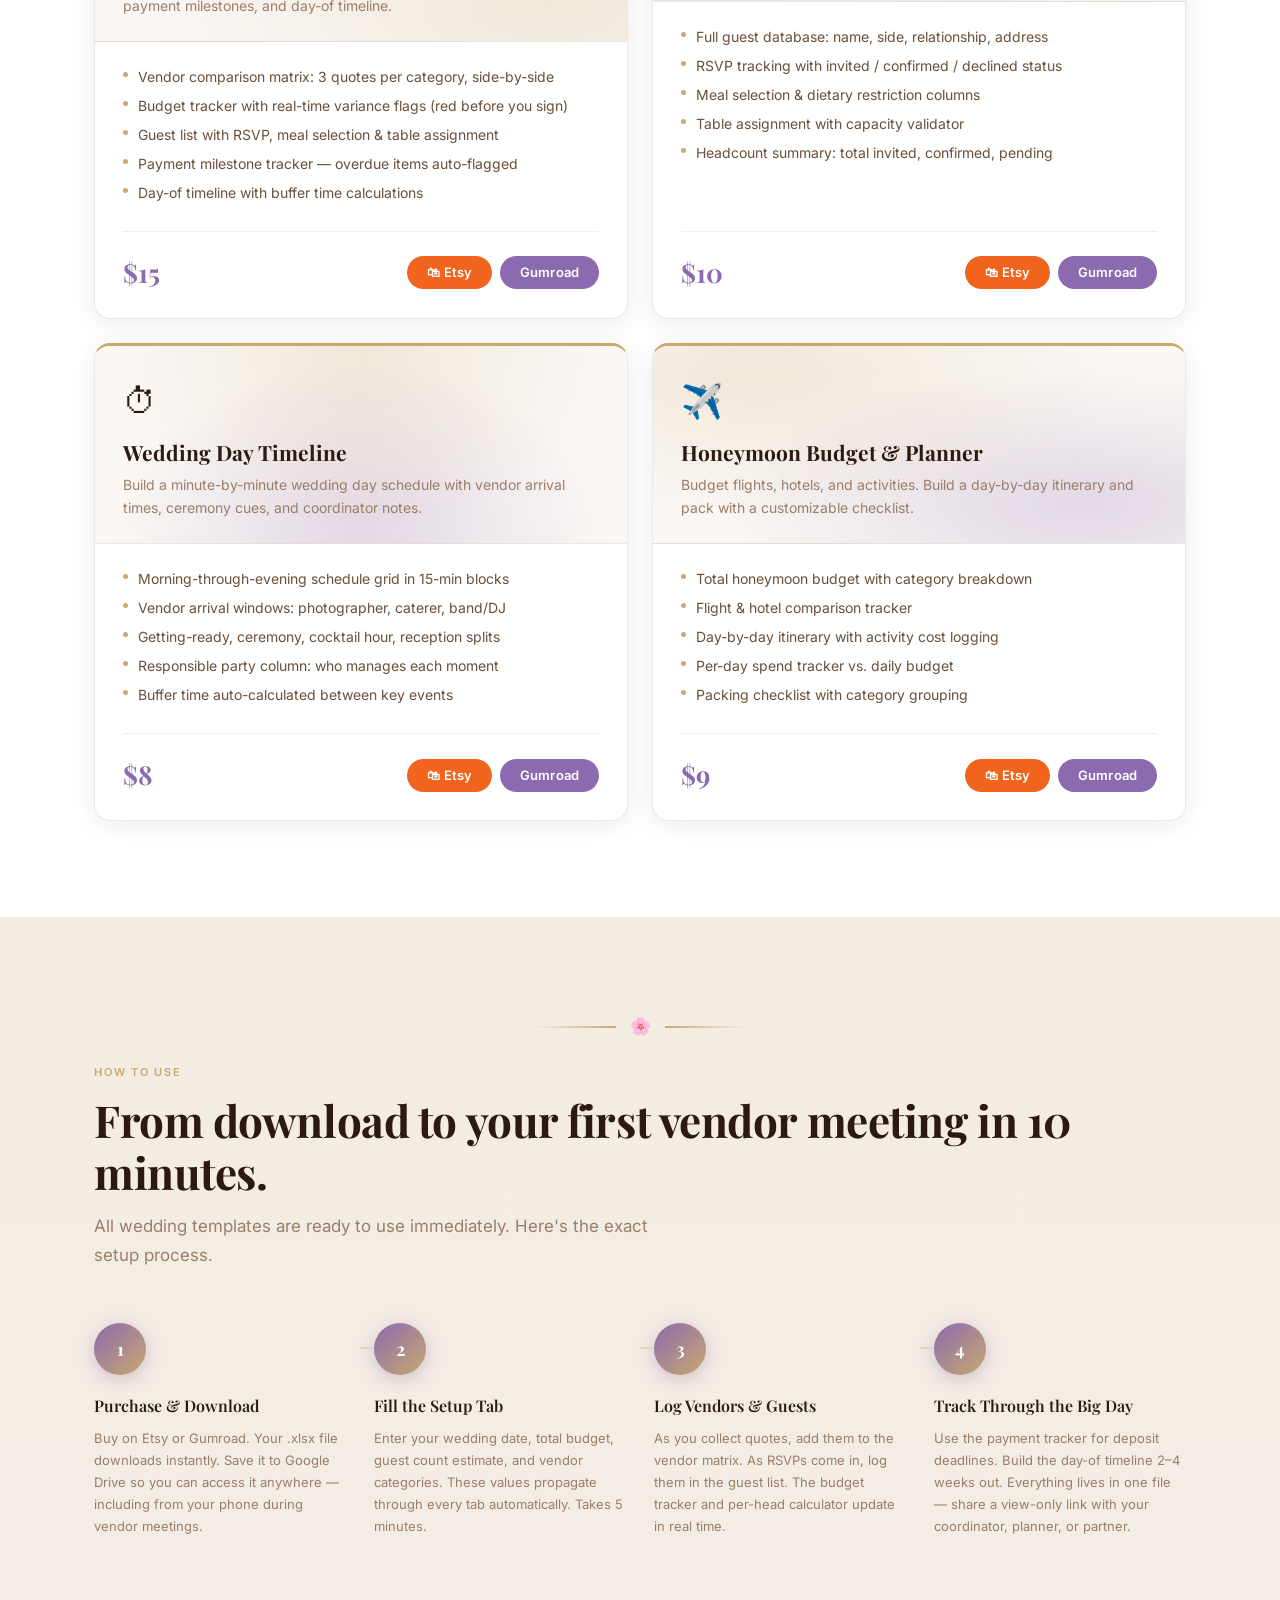
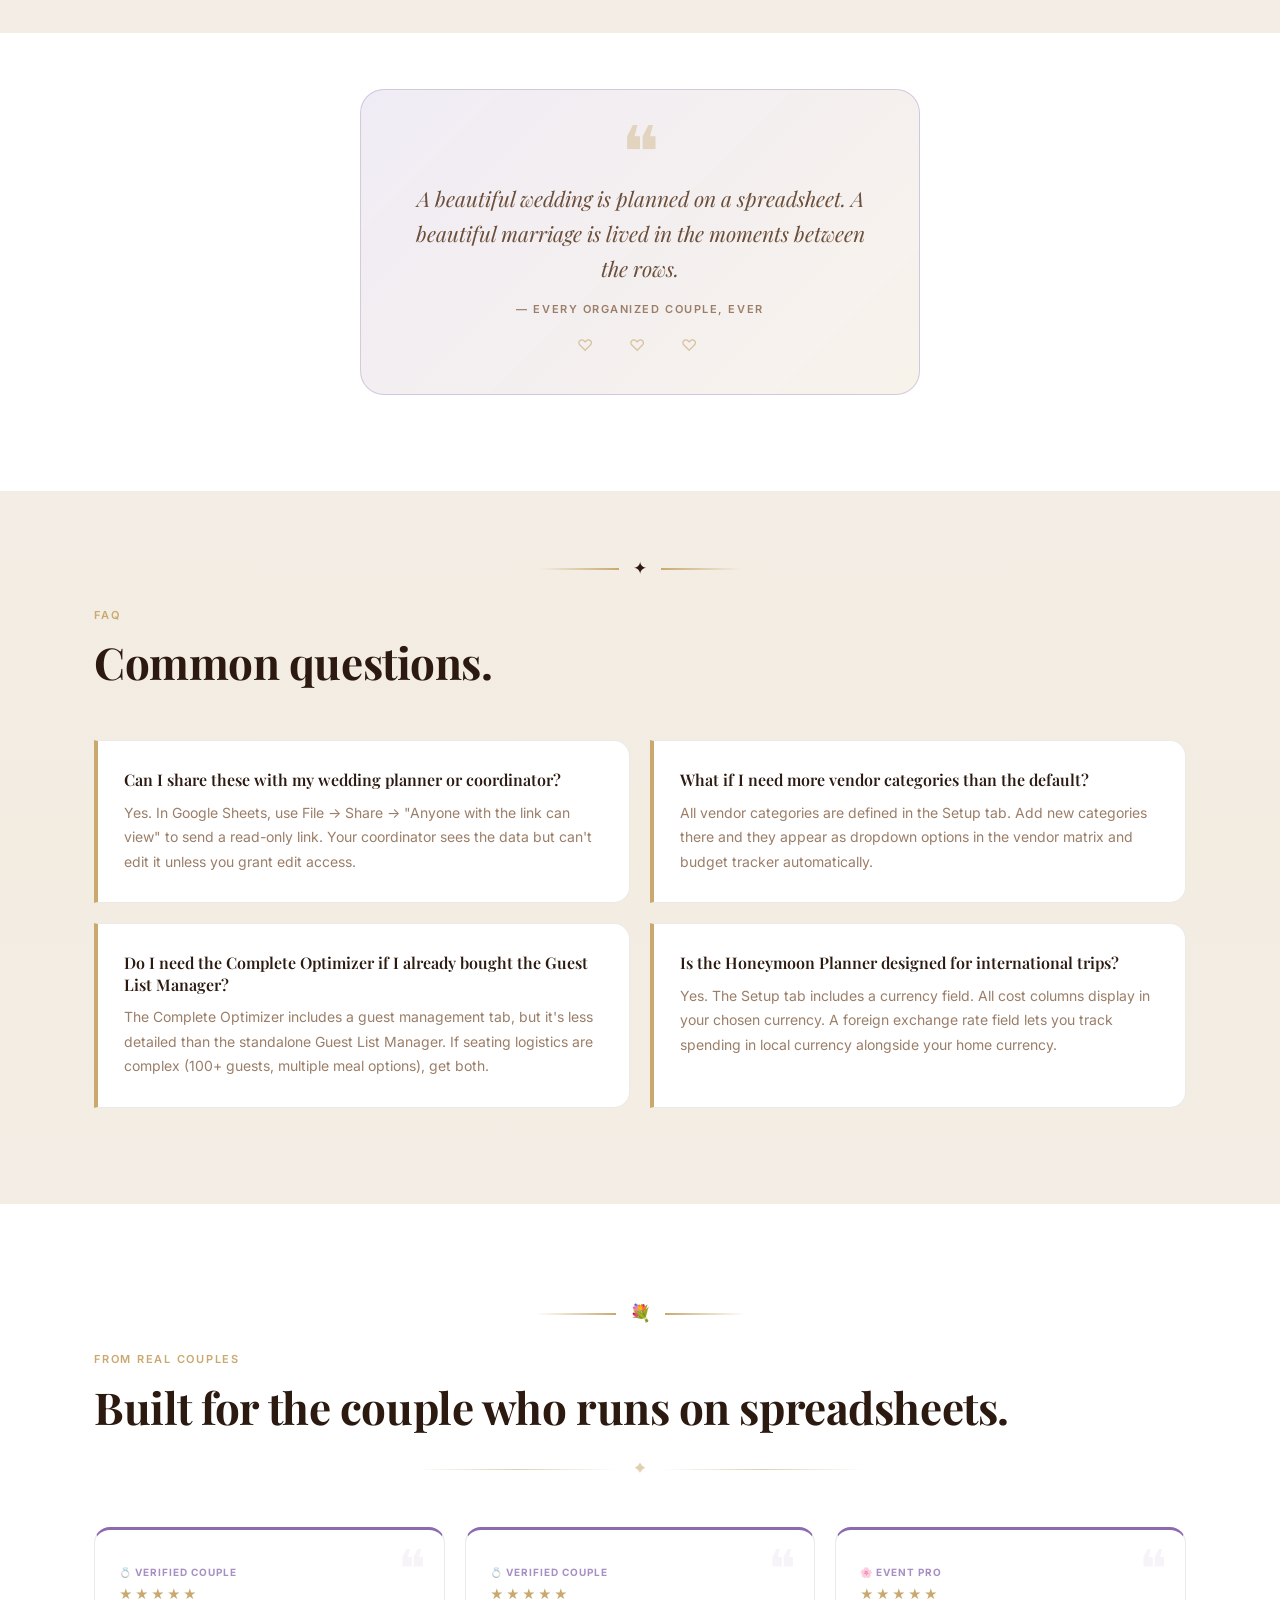
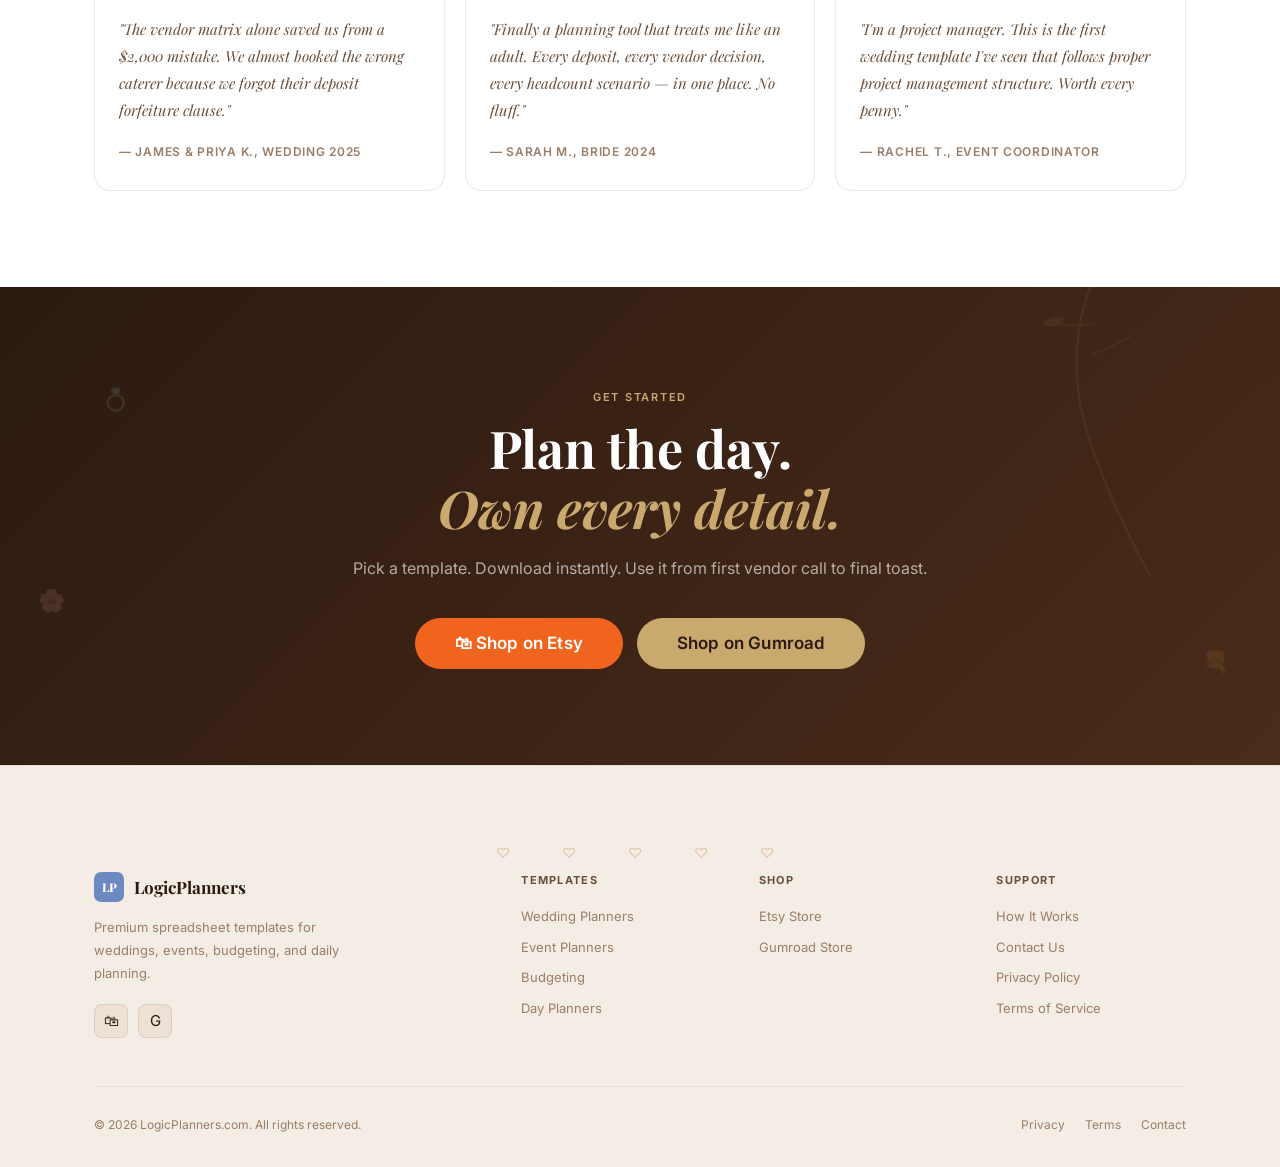
<file: wedding-planners.html>
<!DOCTYPE html>
<html lang="en">
<head>
  <meta charset="UTF-8">
  <meta name="viewport" content="width=device-width, initial-scale=1.0">
  <meta name="description" content="Wedding planning spreadsheet templates — budget tracker, guest list, day-of timeline, and honeymoon planner. Available on Etsy and Gumroad.">
  <title>Wedding Planner Templates — LogicPlanners</title>
  <link rel="preconnect" href="https://fonts.googleapis.com">
  <link rel="preconnect" href="https://fonts.gstatic.com" crossorigin>
  <link href="https://fonts.googleapis.com/css2?family=Playfair+Display:ital,wght@0,400;0,600;0,700;0,800;1,400;1,600&family=Inter:ital,opsz,wght@0,14..32,400;0,14..32,500;0,14..32,600;0,14..32,700&display=swap" rel="stylesheet">
  <link rel="stylesheet" href="styles.css">
  <script src="https://gumroad.com/js/gumroad.js"></script>

  <style>
    /* ══════════════════════════════════════════
       Wedding page — local variables (Lavender + Gold defaults)
       JS overrides these on load / palette change
       ══════════════════════════════════════════ */
    :root {
      --cat:          #8B6AB0;
      --cat-hover:    #7A5A9E;
      --cat-light:    rgba(139,106,176,0.13);
      --cat-border:   rgba(139,106,176,0.30);
      --cat-shadow:   rgba(139,106,176,0.35);
      --cat-bg:       rgba(139,106,176,0.22);   /* stronger — used in card blobs */

      --accent:       #C9A96E;
      --accent-hover: #B8944E;
      --accent-light: rgba(201,169,110,0.14);
      --accent-border:rgba(201,169,110,0.32);
      --accent-shadow:rgba(201,169,110,0.35);
      --accent-bg:    rgba(201,169,110,0.20);   /* stronger — used in card blobs */
    }

    /* ── Global accent overrides (replace shared gold refs) ── */
    .eyebrow                 { color: var(--accent) !important; }
    .cta-banner .eyebrow     { color: var(--accent) !important; }
    .cta-banner-heading em   { color: var(--accent) !important; }
    .floral-line             { background: linear-gradient(90deg, transparent, var(--accent), transparent) !important; }
    .floral-divider svg path { fill: var(--accent) !important; }
    .hero-pill-dot           { background: var(--accent) !important; }
    .testimonial-stars       { color: var(--accent) !important; }

    /* ── Announcement ribbon — both colors ── */
    .wedding-ribbon {
      background: linear-gradient(90deg, var(--cat-light), var(--accent-light), var(--cat-light));
      border-bottom: 2px solid var(--accent-border);
      text-align: center; padding: 9px 16px;
      font-size: 12.5px; font-weight: 500; color: var(--cat);
      letter-spacing: 0.07em;
      transition: background 0.3s, border-color 0.3s, color 0.3s;
    }

    /* ── Hero ── */
    .hero {
      background: linear-gradient(155deg, #F8F4FF 0%, #EEE4F8 35%, #E0CCEE 70%, #D4B8E8 100%);
    }
    .hero-petals { position: absolute; inset: 0; pointer-events: none; overflow: hidden; z-index: 0; }
    .petal { position: absolute; top: -40px; opacity: 0; animation: petalDrift linear infinite; user-select: none; }
    @keyframes petalDrift {
      0%   { transform: translateY(0)     rotate(0deg)   translateX(0);   opacity: 0; }
      6%   { opacity: 0.8; }
      92%  { opacity: 0.5; }
      100% { transform: translateY(560px) rotate(480deg) translateX(40px); opacity: 0; }
    }

    .hero-badge-wedding {
      display: inline-flex; align-items: center; gap: 10px;
      background: var(--cat-light); border: 1px solid var(--cat-border);
      border-radius: 100px; padding: 8px 22px;
      font-size: 13px; font-weight: 500; color: var(--text-secondary); margin-bottom: 32px;
      transition: background 0.3s, border-color 0.3s;
    }
    .hero-badge-wedding .badge-dot {
      width: 7px; height: 7px; border-radius: 50%;
      background: linear-gradient(135deg, var(--cat), var(--accent)); flex-shrink: 0;
    }
    .hero-arch { display: inline-block; position: relative; }
    .hero-arch::before { content: '✦'; position: absolute; left: -38px; top: 4px; font-size: 20px; color: var(--accent); opacity: 0.6; }
    .hero-arch::after  { content: '✦'; position: absolute; right: -38px; bottom: 4px; font-size: 20px; color: var(--accent); opacity: 0.6; }

    /* ── Stats strip — gradient background ── */
    .wedding-stats {
      background: linear-gradient(180deg, var(--cat-light), #fff 45%, var(--accent-light));
      border-bottom: 1px solid var(--accent-border);
      padding: 46px 0;
      transition: background 0.3s;
    }
    .wedding-stats-inner { display: flex; align-items: center; justify-content: center; gap: 60px; flex-wrap: wrap; }
    .wedding-stat { text-align: center; }
    .wedding-stat-num {
      font-family: var(--font-serif); font-size: 38px; font-weight: 800; line-height: 1;
      background: linear-gradient(135deg, var(--cat) 30%, var(--accent));
      -webkit-background-clip: text; -webkit-text-fill-color: transparent; background-clip: text;
    }
    .wedding-stat-label { font-size: 11px; color: var(--text-muted); text-transform: uppercase; letter-spacing: 0.12em; margin-top: 8px; }
    .wedding-stat-divider { width: 1px; height: 54px; background: var(--accent-border); }

    /* ── Section floral ornaments — more prominent ── */
    .section-floral { display: flex; align-items: center; justify-content: center; gap: 14px; margin-bottom: 18px; }
    .section-floral-line { width: 80px; height: 2px; background: linear-gradient(90deg, transparent, var(--accent)); }
    .section-floral-line.right { background: linear-gradient(90deg, var(--accent), transparent); }
    .section-floral-icon { font-size: 17px; }

    /* ── Product cards — accent top border on all ── */
    .product-card { border-top: 3px solid var(--accent) !important; }

    /* ── Product card tops — reactive radial gradients ── */
    /* Each card gets its own blob placement; colors react to theme */
    .card-top-1 {
      background:
        radial-gradient(ellipse at 15% 20%, var(--cat-bg)    0%, transparent 60%),
        radial-gradient(ellipse at 85% 85%, var(--accent-bg) 0%, transparent 60%),
        #FAF7F4;
    }
    .card-top-2 {
      background:
        radial-gradient(ellipse at 80% 15%, var(--accent-bg) 0%, transparent 60%),
        radial-gradient(ellipse at 20% 85%, var(--cat-bg)    0%, transparent 60%),
        #FAF7F4;
    }
    .card-top-3 {
      background:
        radial-gradient(ellipse at 50% 5%,  var(--accent-bg) 0%, transparent 65%),
        radial-gradient(ellipse at 50% 95%, var(--cat-bg)    0%, transparent 65%),
        #FAF7F4;
    }
    .card-top-4 {
      background:
        radial-gradient(ellipse at 20% 15%, var(--accent-bg) 0%, transparent 60%),
        radial-gradient(ellipse at 80% 80%, var(--cat-bg)    0%, transparent 60%),
        #FAF7F4;
    }

    /* ── Product badge — accent color ── */
    .product-badge {
      color: var(--accent) !important;
      background: var(--accent-light) !important;
      border: 1px solid var(--accent-border) !important;
      border-radius: 100px; padding: 3px 10px;
      font-size: 10px; font-weight: 700; letter-spacing: 0.12em; text-transform: uppercase;
      display: inline-block; margin-bottom: 14px;
    }

    /* ── Product price — cat color ── */
    .product-price { color: var(--cat) !important; }

    /* ── Product feature dots — all accent ── */
    .product-feature-dot { background: var(--accent) !important; }

    /* ── How-to step ── */
    .how-to { background: linear-gradient(180deg, var(--accent-light), var(--bg-surface)) !important; }
    .how-step-num {
      width: 52px; height: 52px;
      background: linear-gradient(135deg, var(--cat), var(--accent)) !important;
      border: none !important; color: #fff !important;
      box-shadow: 0 4px 18px var(--cat-shadow) !important;
      transition: background 0.3s, box-shadow 0.3s;
    }
    .how-step-connector {
      background: linear-gradient(90deg, var(--accent-border), transparent) !important;
    }

    /* ── FAQ items — strong accent left border ── */
    .faq-item {
      border-left: 4px solid var(--accent) !important;
      border-radius: 0 var(--radius-md) var(--radius-md) 0 !important;
      padding-left: 26px !important;
      transition: border-color 0.3s;
    }
    /* FAQ section tinted background */
    .section-faq { background: linear-gradient(180deg, var(--bg-surface), var(--accent-light), var(--bg-surface)); }

    /* ── Testimonial cards — cat top border ── */
    .testimonial-card {
      position: relative; overflow: hidden;
      border-top: 3px solid var(--cat) !important;
      transition: border-color 0.3s;
    }
    .testimonial-card::before {
      content: '❝'; position: absolute; top: 10px; right: 18px;
      font-family: var(--font-serif); font-size: 52px;
      color: var(--cat); opacity: 0.08; line-height: 1; pointer-events: none;
    }
    .testimonial-couple-tag {
      display: inline-flex; align-items: center; gap: 5px;
      font-size: 10px; font-weight: 700; text-transform: uppercase;
      letter-spacing: 0.1em; color: var(--cat); opacity: 0.75; margin-bottom: 4px;
    }

    /* ── Romantic quote block ── */
    .wedding-quote-section { padding: 56px 0 0; text-align: center; }
    .wedding-quote-wrap {
      max-width: 560px; margin: 0 auto; padding: 36px 40px;
      background: linear-gradient(135deg, var(--cat-light), var(--accent-light));
      border: 1px solid var(--cat-border); border-radius: var(--radius-lg);
      transition: background 0.3s, border-color 0.3s;
    }
    .wedding-quote-mark {
      font-family: var(--font-serif); font-size: 72px;
      color: var(--accent); opacity: 0.38; line-height: 0.6; margin-bottom: 12px; display: block;
    }
    .wedding-quote-text { font-family: var(--font-serif); font-style: italic; font-size: clamp(17px, 2.2vw, 21px); color: var(--text-secondary); line-height: 1.65; }
    .wedding-quote-attr { display: block; margin-top: 16px; font-size: 11px; font-weight: 600; color: var(--text-muted); text-transform: uppercase; letter-spacing: 0.14em; font-style: normal; }
    .wedding-quote-hearts { margin-top: 14px; font-size: 16px; color: var(--accent); opacity: 0.65; letter-spacing: 6px; }

    /* ── CTA sparkles ── */
    .cta-sparkle { position: absolute; pointer-events: none; font-size: 22px; opacity: 0.12; animation: sparkle 4s ease-in-out infinite alternate; }
    @keyframes sparkle { 0% { transform: scale(1) rotate(0deg); opacity: 0.10; } 100% { transform: scale(1.35) rotate(20deg); opacity: 0.20; } }
    .cta-sparkle-1 { top: 20%; left: 8%;    animation-delay: 0s; }
    .cta-sparkle-2 { top: 62%; left: 3%;    animation-delay: 1.2s; }
    .cta-sparkle-3 { top: 22%; right: 7%;   animation-delay: 0.6s; }
    .cta-sparkle-4 { bottom: 18%; right: 4%; animation-delay: 1.8s; }

    /* ── Footer hearts ── */
    .footer-hearts { text-align: center; padding: 20px 0 8px; font-size: 14px; color: var(--accent); opacity: 0.55; letter-spacing: 10px; }

    /* ══════════════════════════════════════════
       COLOR PICKER PANEL
       ══════════════════════════════════════════ */
    .cp-wrapper {
      position: fixed; right: 0; top: 50%;
      transform: translateY(-50%); z-index: 500;
      display: flex; align-items: center;
    }
    .cp-tab {
      background: var(--cat); color: #fff;
      border: none; cursor: pointer;
      padding: 14px 11px; border-radius: 14px 0 0 14px;
      box-shadow: -4px 2px 18px rgba(0,0,0,0.18);
      transition: padding 0.2s ease, background 0.3s ease;
      display: flex; flex-direction: column; align-items: center; gap: 7px;
      flex-shrink: 0;
    }
    .cp-tab:hover { padding-left: 15px; }
    .cp-tab-icon  { font-size: 20px; line-height: 1; }
    .cp-tab-label { font-size: 9.5px; font-weight: 700; letter-spacing: 0.12em; text-transform: uppercase; color: rgba(255,255,255,0.85); }

    .cp-panel {
      background: #fff;
      border: 1px solid var(--border-card); border-right: none;
      border-radius: 18px 0 0 18px;
      padding: 22px 18px; width: 290px;
      box-shadow: -10px 0 40px rgba(44,26,16,0.14);
      transform: translateX(101%);
      transition: transform 0.35s cubic-bezier(0.4, 0, 0.2, 1);
      max-height: 82vh; overflow-y: auto;
    }
    .cp-wrapper.open .cp-panel { transform: translateX(0); }

    /* Dual preview strip */
    .cp-preview-strip {
      display: flex; height: 10px; border-radius: 100px;
      overflow: hidden; margin-bottom: 18px;
      box-shadow: 0 1px 6px rgba(0,0,0,0.12);
    }
    .cp-preview-half { flex: 1; transition: background 0.3s; }

    .cp-panel-title { font-family: var(--font-serif); font-size: 18px; font-weight: 700; color: var(--text-primary); margin-bottom: 4px; }
    .cp-panel-sub   { font-size: 12px; color: var(--text-muted); margin-bottom: 14px; }

    /* Section header */
    .cp-section { display: flex; align-items: center; gap: 8px; margin: 14px 0 10px; }
    .cp-section-dot { width: 12px; height: 12px; border-radius: 50%; flex-shrink: 0; box-shadow: 0 1px 4px rgba(0,0,0,0.18); transition: background 0.3s; }
    .cp-section-label { font-size: 10px; font-weight: 700; text-transform: uppercase; letter-spacing: 0.12em; color: var(--text-muted); }
    .cp-section-hint { font-size: 10px; color: var(--text-muted); margin-left: auto; opacity: 0.7; }

    /* Swatches */
    .cp-swatches { display: grid; grid-template-columns: 1fr 1fr; gap: 6px; }
    .cp-swatch {
      display: flex; align-items: center; gap: 9px;
      padding: 7px 9px; border-radius: 10px;
      border: 2px solid transparent; cursor: pointer;
      transition: all 0.16s ease; background: none;
      text-align: left; font-family: var(--font-sans); width: 100%;
    }
    .cp-swatch:hover { background: var(--bg-surface); }
    .cp-swatch.active-main   { border-color: var(--cat);    background: var(--cat-light); }
    .cp-swatch.active-accent { border-color: var(--accent);  background: var(--accent-light); }
    .cp-swatch-circle { width: 26px; height: 26px; border-radius: 50%; flex-shrink: 0; box-shadow: 0 2px 6px rgba(0,0,0,0.18); transition: transform 0.16s; }
    .cp-swatch:hover .cp-swatch-circle { transform: scale(1.12); }
    .cp-swatch-name { font-size: 11px; font-weight: 600; color: var(--text-secondary); white-space: nowrap; overflow: hidden; text-overflow: ellipsis; }

    .cp-divider { height: 1px; background: var(--border-subtle); margin: 16px 0; }

    /* Custom inputs */
    .cp-custom-grid { display: grid; grid-template-columns: 1fr 1fr; gap: 10px; }
    .cp-custom-col { display: flex; flex-direction: column; gap: 6px; }
    .cp-custom-col-label { font-size: 10px; font-weight: 700; text-transform: uppercase; letter-spacing: 0.10em; color: var(--text-muted); }
    .cp-custom-row { display: flex; align-items: center; gap: 6px; }
    .cp-custom-input {
      flex: 1; height: 34px; border-radius: 8px;
      border: 1.5px solid var(--border-card); cursor: pointer; padding: 2px; background: #fff;
    }
    .cp-custom-input::-webkit-color-swatch-wrapper { padding: 0; border-radius: 6px; }
    .cp-custom-input::-webkit-color-swatch { border: none; border-radius: 6px; }
    .cp-custom-apply {
      padding: 7px 10px; border-radius: 8px;
      background: var(--bg-surface); color: var(--text-secondary);
      border: 1px solid var(--border-card);
      font-size: 12px; font-weight: 600; cursor: pointer;
      transition: all 0.18s; font-family: var(--font-sans); white-space: nowrap;
    }
    .cp-custom-apply:hover         { background: var(--cat);    color: #fff; border-color: var(--cat); }
    .cp-custom-apply.accent-apply:hover { background: var(--accent); color: #fff; border-color: var(--accent); }

    .cp-reset {
      display: block; text-align: center; margin-top: 14px;
      font-size: 12px; color: var(--text-muted); cursor: pointer;
      background: none; border: none; font-family: var(--font-sans); width: 100%;
      text-decoration: underline; text-underline-offset: 2px;
    }
    .cp-reset:hover { color: var(--cat); }

    @media (max-width: 768px) {
      .cp-wrapper { top: auto; bottom: 24px; transform: none; }
      .cp-tab { border-radius: 14px 14px 0 0; flex-direction: row; padding: 11px 14px; }
      .cp-panel { max-height: 72vh; border-radius: 18px 18px 0 0; border-right: 1px solid var(--border-card); border-bottom: none; }
      .cp-wrapper.open .cp-panel { transform: translateY(0); }
      .cp-panel { transform: translateY(101%); }
      .hero-arch::before, .hero-arch::after { display: none; }
    }
  </style>
</head>
<body>

<!-- ── ANNOUNCEMENT RIBBON ── -->
<div class="wedding-ribbon">
  ✦ &nbsp; Every great wedding starts with a plan. Every great plan starts here. &nbsp; ✦
</div>

<!-- ── NAV ── -->
<nav class="nav">
  <div class="container">
    <div class="nav-inner">
      <a href="index.html" class="nav-logo">
        <span class="nav-logo-mark">LP</span>
        <span class="nav-logo-text">LogicPlanners</span>
      </a>
      <div class="nav-links">
        <div class="nav-dropdown">
          <button class="nav-dropdown-toggle">
            Templates
            <svg width="14" height="14" viewBox="0 0 24 24" fill="none" stroke="currentColor" stroke-width="2.5" stroke-linecap="round" stroke-linejoin="round"><path d="M6 9l6 6 6-6"/></svg>
          </button>
          <div class="nav-dropdown-menu">
            <a href="wedding-planners.html" class="nav-dropdown-item nav-link active"><span class="nav-dropdown-icon">💍</span>Wedding Planners</a>
            <a href="event-planners.html"   class="nav-dropdown-item"><span class="nav-dropdown-icon">🎉</span>Event Planners</a>
            <a href="budgeting.html"        class="nav-dropdown-item"><span class="nav-dropdown-icon">💰</span>Budgeting</a>
            <a href="day-planners.html"     class="nav-dropdown-item"><span class="nav-dropdown-icon">📋</span>Day Planners</a>
          </div>
        </div>
        <a href="index.html#how-it-works" class="nav-link">How It Works</a>
      </div>
      <div class="nav-right">
        <a href="https://www.etsy.com/shop/LogicPlanners" target="_blank" rel="noopener" class="nav-btn-etsy">🛍 Etsy Shop</a>
        <a href="https://logicplanners.gumroad.com" target="_blank" rel="noopener" class="nav-btn-gumroad">Gumroad</a>
      </div>
      <button class="nav-hamburger" id="hamburger" aria-label="Open menu">
        <span></span><span></span><span></span>
      </button>
    </div>
  </div>
</nav>
<div class="nav-mobile" id="mobileMenu">
  <a href="wedding-planners.html" class="nav-mobile-link">💍 Wedding Planners</a>
  <a href="event-planners.html"   class="nav-mobile-link">🎉 Event Planners</a>
  <a href="budgeting.html"        class="nav-mobile-link">💰 Budgeting</a>
  <a href="day-planners.html"     class="nav-mobile-link">📋 Day Planners</a>
  <div class="nav-mobile-btns">
    <a href="https://www.etsy.com/shop/LogicPlanners" target="_blank" rel="noopener" class="btn btn-etsy" style="justify-content:center;">🛍 Shop on Etsy</a>
    <a href="https://logicplanners.gumroad.com" target="_blank" rel="noopener" class="btn btn-primary" style="justify-content:center;">Shop on Gumroad</a>
  </div>
</div>

<!-- ── HERO ── -->
<section class="hero">
  <div class="hero-petals" id="heroPetals"></div>
  <svg class="hero-floral-r" viewBox="0 0 500 450" fill="none" aria-hidden="true">
    <path d="M250 420C250 420 200 330 170 240C140 150 155 70 180 20" stroke="#C9A96E" stroke-width="2.5" stroke-linecap="round"/>
    <path d="M178 50C178 50 145 42 128 30" stroke="#C9A96E" stroke-width="2" stroke-linecap="round"/>
    <path d="M175 88C175 88 142 93 126 86" stroke="#C9A96E" stroke-width="2" stroke-linecap="round"/>
    <path d="M173 128C173 128 206 116 224 104" stroke="#C9A96E" stroke-width="2" stroke-linecap="round"/>
    <path d="M171 168C171 168 138 175 122 188" stroke="#C9A96E" stroke-width="2" stroke-linecap="round"/>
    <path d="M172 210C172 210 204 204 220 195" stroke="#C9A96E" stroke-width="2" stroke-linecap="round"/>
    <path d="M170 250C170 250 137 258 121 272" stroke="#C9A96E" stroke-width="2" stroke-linecap="round"/>
    <path d="M168 290C168 290 200 286 216 278" stroke="#C9A96E" stroke-width="2" stroke-linecap="round"/>
    <ellipse cx="125" cy="30"  rx="15" ry="7" transform="rotate(-45 125 30)"  fill="#9B70C0" opacity=".6"/>
    <ellipse cx="123" cy="85"  rx="14" ry="7" transform="rotate(-15 123 85)"  fill="#C9A96E" opacity=".65"/>
    <ellipse cx="226" cy="102" rx="14" ry="7" transform="rotate(20 226 102)"  fill="#9B70C0" opacity=".55"/>
    <ellipse cx="120" cy="188" rx="15" ry="7" transform="rotate(-10 120 188)" fill="#C9A96E" opacity=".6"/>
    <ellipse cx="222" cy="194" rx="13" ry="7" transform="rotate(15 222 194)"  fill="#9B70C0" opacity=".5"/>
    <ellipse cx="118" cy="272" rx="15" ry="7" transform="rotate(-8 118 272)"  fill="#C9A96E" opacity=".55"/>
    <ellipse cx="218" cy="276" rx="13" ry="7" transform="rotate(12 218 276)"  fill="#9B70C0" opacity=".5"/>
    <circle cx="180" cy="18"  r="10" fill="#FAF7F4" stroke="#C9A96E" stroke-width="2.2"/>
    <circle cx="180" cy="18"  r="4"  fill="#C9A96E"/>
    <circle cx="250" cy="418" r="11" fill="#FAF7F4" stroke="#9B70C0" stroke-width="2.2"/>
    <circle cx="250" cy="418" r="4.5" fill="#9B70C0"/>
    <circle cx="390" cy="75" r="22" fill="none" stroke="#C9A96E" stroke-width="1.8" opacity=".30"/>
    <circle cx="390" cy="75" r="15" fill="none" stroke="#C9A96E" stroke-width="3.5" opacity=".18"/>
    <circle cx="428" cy="98" r="15" fill="none" stroke="#9B70C0" stroke-width="1.8" opacity=".25"/>
    <circle cx="428" cy="98" r="10" fill="none" stroke="#9B70C0" stroke-width="3"   opacity=".14"/>
  </svg>
  <svg class="hero-floral-l" viewBox="0 0 500 450" fill="none" aria-hidden="true">
    <path d="M250 420C250 420 200 330 170 240C140 150 155 70 180 20" stroke="#C9A96E" stroke-width="2.5" stroke-linecap="round"/>
    <path d="M175 88C175 88 142 93 126 86" stroke="#C9A96E" stroke-width="2" stroke-linecap="round"/>
    <path d="M173 128C173 128 206 116 224 104" stroke="#C9A96E" stroke-width="2" stroke-linecap="round"/>
    <ellipse cx="123" cy="85"  rx="14" ry="7" transform="rotate(-15 123 85)"  fill="#C9A96E" opacity=".55"/>
    <ellipse cx="226" cy="102" rx="14" ry="7" transform="rotate(20 226 102)"  fill="#9B70C0" opacity=".5"/>
    <circle cx="180" cy="18" r="10" fill="#FAF7F4" stroke="#C9A96E" stroke-width="2.2"/>
    <circle cx="180" cy="18" r="4" fill="#C9A96E"/>
  </svg>
  <div class="container">
    <div class="hero-inner">
      <div class="breadcrumb">
        <a href="index.html">Home</a>
        <span class="breadcrumb-sep">›</span>
        <span>Wedding Planners</span>
      </div>
      <div class="hero-badge-wedding">
        <span class="badge-dot"></span>
        💍 4 templates · $8–$15 · 500+ couples planned
      </div>
      <h1 class="hero-headline">
        <span class="hero-arch">Your wedding,</span><br>
        <em>planned to the penny.</em>
      </h1>
      <p class="hero-sub">Vendor budgets, guest lists, seating charts, day-of timelines, and honeymoon planning — every spreadsheet your wedding actually needs.</p>
      <div class="hero-actions">
        <a href="#templates" class="btn btn-primary btn-lg">
          🌸 View All Templates
          <svg width="16" height="16" viewBox="0 0 24 24" fill="none" stroke="currentColor" stroke-width="2.5" stroke-linecap="round" stroke-linejoin="round"><path d="M5 12h14M12 5l7 7-7 7"/></svg>
        </a>
        <a href="#how-to-use" class="btn btn-outline btn-lg">🕊️ How to Use</a>
      </div>
      <div class="hero-pills">
        <span class="hero-pill"><span class="hero-pill-dot"></span>Google Sheets &amp; Excel</span>
        <span class="hero-pill"><span class="hero-pill-dot"></span>Instant download</span>
        <span class="hero-pill"><span class="hero-pill-dot"></span>Etsy &amp; Gumroad</span>
        <span class="hero-pill"><span class="hero-pill-dot"></span>7-day refund</span>
      </div>
    </div>
  </div>
</section>

<!-- ── STATS STRIP ── -->
<div class="wedding-stats">
  <div class="container">
    <div class="wedding-stats-inner">
      <div class="wedding-stat"><div class="wedding-stat-num">4</div><div class="wedding-stat-label">Templates</div></div>
      <div class="wedding-stat-divider"></div>
      <div class="wedding-stat"><div class="wedding-stat-num">500+</div><div class="wedding-stat-label">Couples Planned</div></div>
      <div class="wedding-stat-divider"></div>
      <div class="wedding-stat"><div class="wedding-stat-num">$0</div><div class="wedding-stat-label">Budget Surprises</div></div>
      <div class="wedding-stat-divider"></div>
      <div class="wedding-stat"><div class="wedding-stat-num">★ 5.0</div><div class="wedding-stat-label">Etsy Rating</div></div>
    </div>
  </div>
</div>

<!-- ── TEMPLATES ── -->
<section class="section" id="templates" style="background:#fff;">
  <div class="container">
    <div class="section-floral">
      <div class="section-floral-line"></div>
      <span class="section-floral-icon">💍</span>
      <div class="section-floral-line right"></div>
    </div>
    <span class="eyebrow">Wedding Planner Templates</span>
    <h2 class="heading">Four templates. <em>Every phase of the wedding covered.</em></h2>
    <p class="subheading">From first vendor call to honeymoon itinerary — each template handles one part of the process precisely.</p>
    <div class="products-grid">

      <div class="product-card">
        <div class="product-card-top card-top-1">
          <span class="product-badge">Most Complete</span>
          <span class="product-icon">💍</span>
          <div class="product-name">Complete Wedding Optimizer</div>
          <p class="product-tagline">The full 6-tab workbook: vendor matrix, budget tracker, guest list, payment milestones, and day-of timeline.</p>
        </div>
        <div class="product-card-body">
          <div class="product-features">
            <div class="product-feature"><span class="product-feature-dot"></span>Vendor comparison matrix: 3 quotes per category, side-by-side</div>
            <div class="product-feature"><span class="product-feature-dot"></span>Budget tracker with real-time variance flags (red before you sign)</div>
            <div class="product-feature"><span class="product-feature-dot"></span>Guest list with RSVP, meal selection &amp; table assignment</div>
            <div class="product-feature"><span class="product-feature-dot"></span>Payment milestone tracker — overdue items auto-flagged</div>
            <div class="product-feature"><span class="product-feature-dot"></span>Day-of timeline with buffer time calculations</div>
          </div>
          <div class="product-footer">
            <div class="product-price">$15</div>
            <div class="product-buy-btns">
              <a href="https://www.etsy.com/listing/0000000020/wedding-optimizer" target="_blank" rel="noopener" class="btn btn-etsy btn-sm">🛍 Etsy</a>
              <a href="https://logicplanners.gumroad.com/l/event-wedding-optimizer" class="btn btn-primary btn-sm gumroad-button" data-gumroad-overlay-checkout="true">Gumroad</a>
            </div>
          </div>
        </div>
      </div>

      <div class="product-card">
        <div class="product-card-top card-top-2">
          <span class="product-icon">🪑</span>
          <div class="product-name">Guest List &amp; Seating Manager</div>
          <p class="product-tagline">Track every guest, manage RSVPs, assign tables, and handle dietary restrictions — all in one sheet.</p>
        </div>
        <div class="product-card-body">
          <div class="product-features">
            <div class="product-feature"><span class="product-feature-dot"></span>Full guest database: name, side, relationship, address</div>
            <div class="product-feature"><span class="product-feature-dot"></span>RSVP tracking with invited / confirmed / declined status</div>
            <div class="product-feature"><span class="product-feature-dot"></span>Meal selection &amp; dietary restriction columns</div>
            <div class="product-feature"><span class="product-feature-dot"></span>Table assignment with capacity validator</div>
            <div class="product-feature"><span class="product-feature-dot"></span>Headcount summary: total invited, confirmed, pending</div>
          </div>
          <div class="product-footer">
            <div class="product-price">$10</div>
            <div class="product-buy-btns">
              <a href="https://www.etsy.com/listing/0000000021/guest-list-manager" target="_blank" rel="noopener" class="btn btn-etsy btn-sm">🛍 Etsy</a>
              <a href="https://logicplanners.gumroad.com/l/wedding-guest-list" class="btn btn-primary btn-sm gumroad-button" data-gumroad-overlay-checkout="true">Gumroad</a>
            </div>
          </div>
        </div>
      </div>

      <div class="product-card">
        <div class="product-card-top card-top-3">
          <span class="product-icon">⏱</span>
          <div class="product-name">Wedding Day Timeline</div>
          <p class="product-tagline">Build a minute-by-minute wedding day schedule with vendor arrival times, ceremony cues, and coordinator notes.</p>
        </div>
        <div class="product-card-body">
          <div class="product-features">
            <div class="product-feature"><span class="product-feature-dot"></span>Morning-through-evening schedule grid in 15-min blocks</div>
            <div class="product-feature"><span class="product-feature-dot"></span>Vendor arrival windows: photographer, caterer, band/DJ</div>
            <div class="product-feature"><span class="product-feature-dot"></span>Getting-ready, ceremony, cocktail hour, reception splits</div>
            <div class="product-feature"><span class="product-feature-dot"></span>Responsible party column: who manages each moment</div>
            <div class="product-feature"><span class="product-feature-dot"></span>Buffer time auto-calculated between key events</div>
          </div>
          <div class="product-footer">
            <div class="product-price">$8</div>
            <div class="product-buy-btns">
              <a href="https://www.etsy.com/listing/0000000022/wedding-day-timeline" target="_blank" rel="noopener" class="btn btn-etsy btn-sm">🛍 Etsy</a>
              <a href="https://logicplanners.gumroad.com/l/wedding-timeline" class="btn btn-primary btn-sm gumroad-button" data-gumroad-overlay-checkout="true">Gumroad</a>
            </div>
          </div>
        </div>
      </div>

      <div class="product-card">
        <div class="product-card-top card-top-4">
          <span class="product-icon">✈️</span>
          <div class="product-name">Honeymoon Budget &amp; Planner</div>
          <p class="product-tagline">Budget flights, hotels, and activities. Build a day-by-day itinerary and pack with a customizable checklist.</p>
        </div>
        <div class="product-card-body">
          <div class="product-features">
            <div class="product-feature"><span class="product-feature-dot"></span>Total honeymoon budget with category breakdown</div>
            <div class="product-feature"><span class="product-feature-dot"></span>Flight &amp; hotel comparison tracker</div>
            <div class="product-feature"><span class="product-feature-dot"></span>Day-by-day itinerary with activity cost logging</div>
            <div class="product-feature"><span class="product-feature-dot"></span>Per-day spend tracker vs. daily budget</div>
            <div class="product-feature"><span class="product-feature-dot"></span>Packing checklist with category grouping</div>
          </div>
          <div class="product-footer">
            <div class="product-price">$9</div>
            <div class="product-buy-btns">
              <a href="https://www.etsy.com/listing/0000000023/honeymoon-planner" target="_blank" rel="noopener" class="btn btn-etsy btn-sm">🛍 Etsy</a>
              <a href="https://logicplanners.gumroad.com/l/honeymoon-planner" class="btn btn-primary btn-sm gumroad-button" data-gumroad-overlay-checkout="true">Gumroad</a>
            </div>
          </div>
        </div>
      </div>

    </div>
  </div>
</section>

<!-- ── HOW TO USE ── -->
<section class="how-to section" id="how-to-use">
  <div class="container">
    <div class="section-floral">
      <div class="section-floral-line"></div>
      <span class="section-floral-icon">🌸</span>
      <div class="section-floral-line right"></div>
    </div>
    <span class="eyebrow">How to Use</span>
    <h2 class="heading">From download to your first vendor meeting in 10 minutes.</h2>
    <p class="subheading">All wedding templates are ready to use immediately. Here's the exact setup process.</p>
    <div class="how-to-grid">
      <div class="how-step">
        <div class="how-step-connector"></div>
        <div class="how-step-num">1</div>
        <div class="how-step-title">Purchase &amp; Download</div>
        <p class="how-step-desc">Buy on Etsy or Gumroad. Your .xlsx file downloads instantly. Save it to Google Drive so you can access it anywhere — including from your phone during vendor meetings.</p>
      </div>
      <div class="how-step">
        <div class="how-step-connector"></div>
        <div class="how-step-num">2</div>
        <div class="how-step-title">Fill the Setup Tab</div>
        <p class="how-step-desc">Enter your wedding date, total budget, guest count estimate, and vendor categories. These values propagate through every tab automatically. Takes 5 minutes.</p>
      </div>
      <div class="how-step">
        <div class="how-step-connector"></div>
        <div class="how-step-num">3</div>
        <div class="how-step-title">Log Vendors &amp; Guests</div>
        <p class="how-step-desc">As you collect quotes, add them to the vendor matrix. As RSVPs come in, log them in the guest list. The budget tracker and per-head calculator update in real time.</p>
      </div>
      <div class="how-step">
        <div class="how-step-num">4</div>
        <div class="how-step-title">Track Through the Big Day</div>
        <p class="how-step-desc">Use the payment tracker for deposit deadlines. Build the day-of timeline 2–4 weeks out. Everything lives in one file — share a view-only link with your coordinator, planner, or partner.</p>
      </div>
    </div>
  </div>
</section>

<!-- ── ROMANTIC QUOTE ── -->
<section class="section" style="background:#fff; padding-top:0;">
  <div class="container">
    <div class="wedding-quote-section">
      <div class="wedding-quote-wrap">
        <span class="wedding-quote-mark">❝</span>
        <p class="wedding-quote-text">A beautiful wedding is planned on a spreadsheet. A beautiful marriage is lived in the moments between the rows.</p>
        <span class="wedding-quote-attr">— Every organized couple, ever</span>
        <div class="wedding-quote-hearts">♡ &nbsp; ♡ &nbsp; ♡</div>
      </div>
    </div>
  </div>
</section>

<!-- ── FAQ ── -->
<section class="section section-faq" id="faq" style="padding-top:64px;">
  <div class="container">
    <div class="section-floral">
      <div class="section-floral-line"></div>
      <span class="section-floral-icon">✦</span>
      <div class="section-floral-line right"></div>
    </div>
    <span class="eyebrow">FAQ</span>
    <h2 class="heading">Common questions.</h2>
    <div class="faq-grid">
      <div class="faq-item">
        <div class="faq-q">Can I share these with my wedding planner or coordinator?</div>
        <p class="faq-a">Yes. In Google Sheets, use File → Share → "Anyone with the link can view" to send a read-only link. Your coordinator sees the data but can't edit it unless you grant edit access.</p>
      </div>
      <div class="faq-item">
        <div class="faq-q">What if I need more vendor categories than the default?</div>
        <p class="faq-a">All vendor categories are defined in the Setup tab. Add new categories there and they appear as dropdown options in the vendor matrix and budget tracker automatically.</p>
      </div>
      <div class="faq-item">
        <div class="faq-q">Do I need the Complete Optimizer if I already bought the Guest List Manager?</div>
        <p class="faq-a">The Complete Optimizer includes a guest management tab, but it's less detailed than the standalone Guest List Manager. If seating logistics are complex (100+ guests, multiple meal options), get both.</p>
      </div>
      <div class="faq-item">
        <div class="faq-q">Is the Honeymoon Planner designed for international trips?</div>
        <p class="faq-a">Yes. The Setup tab includes a currency field. All cost columns display in your chosen currency. A foreign exchange rate field lets you track spending in local currency alongside your home currency.</p>
      </div>
    </div>
  </div>
</section>

<!-- ── TESTIMONIALS ── -->
<section class="section" style="background:#fff;">
  <div class="container">
    <div class="section-floral">
      <div class="section-floral-line"></div>
      <span class="section-floral-icon">💐</span>
      <div class="section-floral-line right"></div>
    </div>
    <span class="eyebrow">From Real Couples</span>
    <h2 class="heading">Built for the couple who runs on spreadsheets.</h2>
    <div class="floral-divider" aria-hidden="true">
      <div class="floral-line"></div>
      <svg width="18" height="18" viewBox="0 0 24 24" fill="none"><path d="M12 2C12 2 14 7 19 9C14 11 12 16 12 16C12 16 10 11 5 9C10 7 12 2 12 2Z" fill="#C9A96E"/></svg>
      <div class="floral-line"></div>
    </div>
    <div class="testimonials-grid">
      <div class="testimonial-card">
        <div class="testimonial-couple-tag">💍 Verified Couple</div>
        <div class="testimonial-stars">★★★★★</div>
        <p class="testimonial-quote">"The vendor matrix alone saved us from a $2,000 mistake. We almost booked the wrong caterer because we forgot their deposit forfeiture clause."</p>
        <div class="testimonial-author">— James &amp; Priya K., Wedding 2025</div>
      </div>
      <div class="testimonial-card">
        <div class="testimonial-couple-tag">💍 Verified Couple</div>
        <div class="testimonial-stars">★★★★★</div>
        <p class="testimonial-quote">"Finally a planning tool that treats me like an adult. Every deposit, every vendor decision, every headcount scenario — in one place. No fluff."</p>
        <div class="testimonial-author">— Sarah M., Bride 2024</div>
      </div>
      <div class="testimonial-card">
        <div class="testimonial-couple-tag">🌸 Event Pro</div>
        <div class="testimonial-stars">★★★★★</div>
        <p class="testimonial-quote">"I'm a project manager. This is the first wedding template I've seen that follows proper project management structure. Worth every penny."</p>
        <div class="testimonial-author">— Rachel T., Event Coordinator</div>
      </div>
    </div>
  </div>
</section>

<!-- ── CTA ── -->
<section class="cta-banner section">
  <span class="cta-sparkle cta-sparkle-1" aria-hidden="true">💍</span>
  <span class="cta-sparkle cta-sparkle-2" aria-hidden="true">🌸</span>
  <span class="cta-sparkle cta-sparkle-3" aria-hidden="true">✦</span>
  <span class="cta-sparkle cta-sparkle-4" aria-hidden="true">💐</span>
  <svg class="cta-banner-floral-r" viewBox="0 0 500 450" fill="none" aria-hidden="true">
    <path d="M250 420C250 420 200 330 170 240C140 150 155 70 180 20" stroke="#C9A96E" stroke-width="3" stroke-linecap="round"/>
    <path d="M175 88C175 88 142 93 126 86" stroke="#C9A96E" stroke-width="2" stroke-linecap="round"/>
    <path d="M173 128C173 128 206 116 224 104" stroke="#C9A96E" stroke-width="2" stroke-linecap="round"/>
    <ellipse cx="123" cy="85" rx="14" ry="6" transform="rotate(-15 123 85)" fill="#C9A96E"/>
    <circle cx="180" cy="18" r="9" fill="#FAF7F4" stroke="#C9A96E" stroke-width="2"/>
    <circle cx="180" cy="18" r="3.5" fill="#C9A96E"/>
  </svg>
  <div class="container">
    <div class="cta-banner-inner">
      <span class="eyebrow">Get Started</span>
      <div class="cta-banner-heading">Plan the day.<br><em>Own every detail.</em></div>
      <p class="cta-banner-sub">Pick a template. Download instantly. Use it from first vendor call to final toast.</p>
      <div class="cta-banner-btns">
        <a href="https://www.etsy.com/shop/LogicPlanners" target="_blank" rel="noopener" class="btn btn-etsy btn-lg">🛍 Shop on Etsy</a>
        <a href="https://logicplanners.gumroad.com" target="_blank" rel="noopener" class="btn btn-gold btn-lg">Shop on Gumroad</a>
      </div>
    </div>
  </div>
</section>

<!-- ── FOOTER ── -->
<footer class="footer">
  <div class="footer-hearts" aria-hidden="true">♡ &nbsp; ♡ &nbsp; ♡ &nbsp; ♡ &nbsp; ♡</div>
  <div class="container">
    <div class="footer-top">
      <div>
        <div class="footer-brand-logo">
          <span class="footer-logo-mark">LP</span>
          <span class="footer-logo-text">LogicPlanners</span>
        </div>
        <p class="footer-brand-desc">Premium spreadsheet templates for weddings, events, budgeting, and daily planning.</p>
        <div class="footer-social">
          <a href="https://www.etsy.com/shop/LogicPlanners" target="_blank" rel="noopener" class="footer-social-link">🛍</a>
          <a href="https://logicplanners.gumroad.com" target="_blank" rel="noopener" class="footer-social-link">G</a>
        </div>
      </div>
      <div>
        <div class="footer-col-title">Templates</div>
        <div class="footer-col-links">
          <a href="wedding-planners.html">Wedding Planners</a>
          <a href="event-planners.html">Event Planners</a>
          <a href="budgeting.html">Budgeting</a>
          <a href="day-planners.html">Day Planners</a>
        </div>
      </div>
      <div>
        <div class="footer-col-title">Shop</div>
        <div class="footer-col-links">
          <a href="https://www.etsy.com/shop/LogicPlanners" target="_blank" rel="noopener">Etsy Store</a>
          <a href="https://logicplanners.gumroad.com" target="_blank" rel="noopener">Gumroad Store</a>
        </div>
      </div>
      <div>
        <div class="footer-col-title">Support</div>
        <div class="footer-col-links">
          <a href="index.html#how-it-works">How It Works</a>
          <a href="mailto:support@logicplanners.com">Contact Us</a>
          <a href="/privacy">Privacy Policy</a>
          <a href="/terms">Terms of Service</a>
        </div>
      </div>
    </div>
    <div class="footer-bottom">
      <span class="footer-copy">&copy; 2026 LogicPlanners.com. All rights reserved.</span>
      <div class="footer-bottom-links">
        <a href="/privacy">Privacy</a><a href="/terms">Terms</a><a href="mailto:support@logicplanners.com">Contact</a>
      </div>
    </div>
  </div>
</footer>

<!-- ══════════════════════════════════════════
     COLOR PICKER PANEL
     ══════════════════════════════════════════ -->
<div class="cp-wrapper" id="cpWrapper">
  <button class="cp-tab" id="cpTab" aria-expanded="false" aria-controls="cpPanel" title="Choose your wedding colors">
    <span class="cp-tab-icon" aria-hidden="true">🎨</span>
    <span class="cp-tab-label">Colors</span>
  </button>
  <div class="cp-panel" id="cpPanel" aria-hidden="true">
    <div class="cp-panel-title">💑 Your Colors</div>
    <p class="cp-panel-sub">Mix &amp; match your wedding palette</p>

    <!-- Split preview strip: main | accent -->
    <div class="cp-preview-strip">
      <div class="cp-preview-half" id="cpPreviewMain"></div>
      <div class="cp-preview-half" id="cpPreviewAccent"></div>
    </div>

    <div class="cp-section">
      <span class="cp-section-dot" id="cpDotMain"></span>
      <span class="cp-section-label">Main Color</span>
      <span class="cp-section-hint">Buttons · headings · borders</span>
    </div>
    <div class="cp-swatches" id="cpSwatchesMain"></div>

    <div class="cp-divider"></div>

    <div class="cp-section">
      <span class="cp-section-dot" id="cpDotAccent"></span>
      <span class="cp-section-label">Accent Color</span>
      <span class="cp-section-hint">Labels · dividers · dots</span>
    </div>
    <div class="cp-swatches" id="cpSwatchesAccent"></div>

    <div class="cp-divider"></div>

    <div class="cp-custom-grid">
      <div class="cp-custom-col">
        <span class="cp-custom-col-label">Custom Main</span>
        <div class="cp-custom-row">
          <input type="color" id="cpCustomMain" class="cp-custom-input" value="#8B6AB0">
          <button class="cp-custom-apply" id="cpApplyMain">Apply</button>
        </div>
      </div>
      <div class="cp-custom-col">
        <span class="cp-custom-col-label">Custom Accent</span>
        <div class="cp-custom-row">
          <input type="color" id="cpCustomAccent" class="cp-custom-input" value="#C9A96E">
          <button class="cp-custom-apply accent-apply" id="cpApplyAccent">Apply</button>
        </div>
      </div>
    </div>

    <button class="cp-reset" id="cpReset">Reset to defaults</button>
  </div>
</div>

<script>
  /* ── Mobile menu ── */
  document.getElementById('hamburger').addEventListener('click', () =>
    document.getElementById('mobileMenu').classList.toggle('open'));

  /* ── Floating petals ── */
  (function () {
    const c = document.getElementById('heroPetals');
    if (!c) return;
    const s = ['🌸','🌸','🌸','🌸','🌺','✿','❀','✦','💜','🌷'];
    for (let i = 0; i < 28; i++) {
      const el = document.createElement('span');
      el.className = 'petal';
      el.textContent = s[Math.floor(Math.random() * s.length)];
      el.style.left              = (Math.random() * 100) + '%';
      el.style.fontSize          = (9 + Math.random() * 12) + 'px';
      el.style.animationDuration = (8 + Math.random() * 14) + 's';
      el.style.animationDelay    = (Math.random() * 16) + 's';
      c.appendChild(el);
    }
  })();

  /* ══════════════════════════════════════════
     COLOR PICKER
     ══════════════════════════════════════════ */
  (function () {
    const DEFAULT_MAIN   = '#8B6AB0';
    const DEFAULT_ACCENT = '#C9A96E';

    const MAIN_PALETTES = [
      { name: 'Lavender',       hex: '#8B6AB0' },
      { name: 'Dusty Rose',     hex: '#B76A5E' },
      { name: 'Sage',           hex: '#5E8F6F' },
      { name: 'Something Blue', hex: '#4A7FCB' },
      { name: 'Burgundy',       hex: '#8B3A52' },
      { name: 'Blush Pink',     hex: '#D4789A' },
      { name: 'Deep Teal',      hex: '#3D8A7A' },
      { name: 'Terracotta',     hex: '#C4714A' },
      { name: 'Mauve',          hex: '#A0708A' },
      { name: 'Navy',           hex: '#2E4A7A' },
    ];

    const ACCENT_PALETTES = [
      { name: 'Gold',           hex: '#C9A96E' },
      { name: 'Champagne',      hex: '#E0C878' },
      { name: 'Rose Gold',      hex: '#D4908A' },
      { name: 'Copper',         hex: '#C4794A' },
      { name: 'Silver',         hex: '#9AA8B8' },
      { name: 'Ivory',          hex: '#C8B890' },
      { name: 'Sage',           hex: '#7A9E87' },
      { name: 'Dusty Blue',     hex: '#7A98B8' },
      { name: 'Peach',          hex: '#E8A878' },
      { name: 'Blush',          hex: '#E0A0B8' },
    ];

    function hexToRgb(hex) {
      const h = hex.replace('#','');
      return { r: parseInt(h.slice(0,2),16), g: parseInt(h.slice(2,4),16), b: parseInt(h.slice(4,6),16) };
    }
    function darken(hex, amt) {
      const { r, g, b } = hexToRgb(hex);
      const c = v => Math.min(255, Math.max(0, v)).toString(16).padStart(2,'0');
      return '#' + c(r-amt) + c(g-amt) + c(b-amt);
    }

    function applyMain(hex) {
      const { r, g, b } = hexToRgb(hex);
      const root = document.documentElement;
      root.style.setProperty('--cat',        hex);
      root.style.setProperty('--cat-hover',  darken(hex, 18));
      root.style.setProperty('--cat-light',  `rgba(${r},${g},${b},0.13)`);
      root.style.setProperty('--cat-border', `rgba(${r},${g},${b},0.30)`);
      root.style.setProperty('--cat-shadow', `rgba(${r},${g},${b},0.35)`);
      root.style.setProperty('--cat-bg',     `rgba(${r},${g},${b},0.22)`);
      document.getElementById('cpPreviewMain').style.background = hex;
      document.getElementById('cpDotMain').style.background     = hex;
      document.querySelectorAll('#cpSwatchesMain .cp-swatch').forEach(s =>
        s.classList.toggle('active-main', s.dataset.hex === hex));
      document.getElementById('cpCustomMain').value = hex;
      try { localStorage.setItem('lp_wedding_main', hex); } catch(e) {}
    }

    function applyAccent(hex) {
      const { r, g, b } = hexToRgb(hex);
      const root = document.documentElement;
      root.style.setProperty('--accent',        hex);
      root.style.setProperty('--accent-hover',  darken(hex, 18));
      root.style.setProperty('--accent-light',  `rgba(${r},${g},${b},0.14)`);
      root.style.setProperty('--accent-border', `rgba(${r},${g},${b},0.32)`);
      root.style.setProperty('--accent-shadow', `rgba(${r},${g},${b},0.35)`);
      root.style.setProperty('--accent-bg',     `rgba(${r},${g},${b},0.20)`);
      document.getElementById('cpPreviewAccent').style.background = hex;
      document.getElementById('cpDotAccent').style.background     = hex;
      document.querySelectorAll('#cpSwatchesAccent .cp-swatch').forEach(s =>
        s.classList.toggle('active-accent', s.dataset.hex === hex));
      document.getElementById('cpCustomAccent').value = hex;
      try { localStorage.setItem('lp_wedding_accent', hex); } catch(e) {}
    }

    function buildSwatches(containerId, palettes, clickFn) {
      const container = document.getElementById(containerId);
      palettes.forEach(p => {
        const btn = document.createElement('button');
        btn.className = 'cp-swatch';
        btn.dataset.hex = p.hex;
        btn.title = p.name;
        btn.innerHTML = `
          <span class="cp-swatch-circle" style="background:${p.hex}"></span>
          <span class="cp-swatch-name">${p.name}</span>`;
        btn.addEventListener('click', () => clickFn(p.hex));
        container.appendChild(btn);
      });
    }

    buildSwatches('cpSwatchesMain',   MAIN_PALETTES,   applyMain);
    buildSwatches('cpSwatchesAccent', ACCENT_PALETTES, applyAccent);

    /* Panel toggle */
    const wrapper = document.getElementById('cpWrapper');
    const tab     = document.getElementById('cpTab');
    const panel   = document.getElementById('cpPanel');
    tab.addEventListener('click', () => {
      const open = wrapper.classList.toggle('open');
      tab.setAttribute('aria-expanded', open);
      panel.setAttribute('aria-hidden', !open);
    });
    document.addEventListener('click', e => {
      if (wrapper.classList.contains('open') && !wrapper.contains(e.target)) {
        wrapper.classList.remove('open');
        tab.setAttribute('aria-expanded', 'false');
        panel.setAttribute('aria-hidden', 'true');
      }
    });

    document.getElementById('cpApplyMain').addEventListener('click',   () => applyMain(document.getElementById('cpCustomMain').value));
    document.getElementById('cpApplyAccent').addEventListener('click', () => applyAccent(document.getElementById('cpCustomAccent').value));
    document.getElementById('cpReset').addEventListener('click', () => { applyMain(DEFAULT_MAIN); applyAccent(DEFAULT_ACCENT); });

    /* Load saved or defaults */
    let savedMain = DEFAULT_MAIN, savedAccent = DEFAULT_ACCENT;
    try {
      savedMain   = localStorage.getItem('lp_wedding_main')   || DEFAULT_MAIN;
      savedAccent = localStorage.getItem('lp_wedding_accent') || DEFAULT_ACCENT;
    } catch(e) {}
    applyMain(savedMain);
    applyAccent(savedAccent);
  })();
</script>
</body>
</html>
</file>
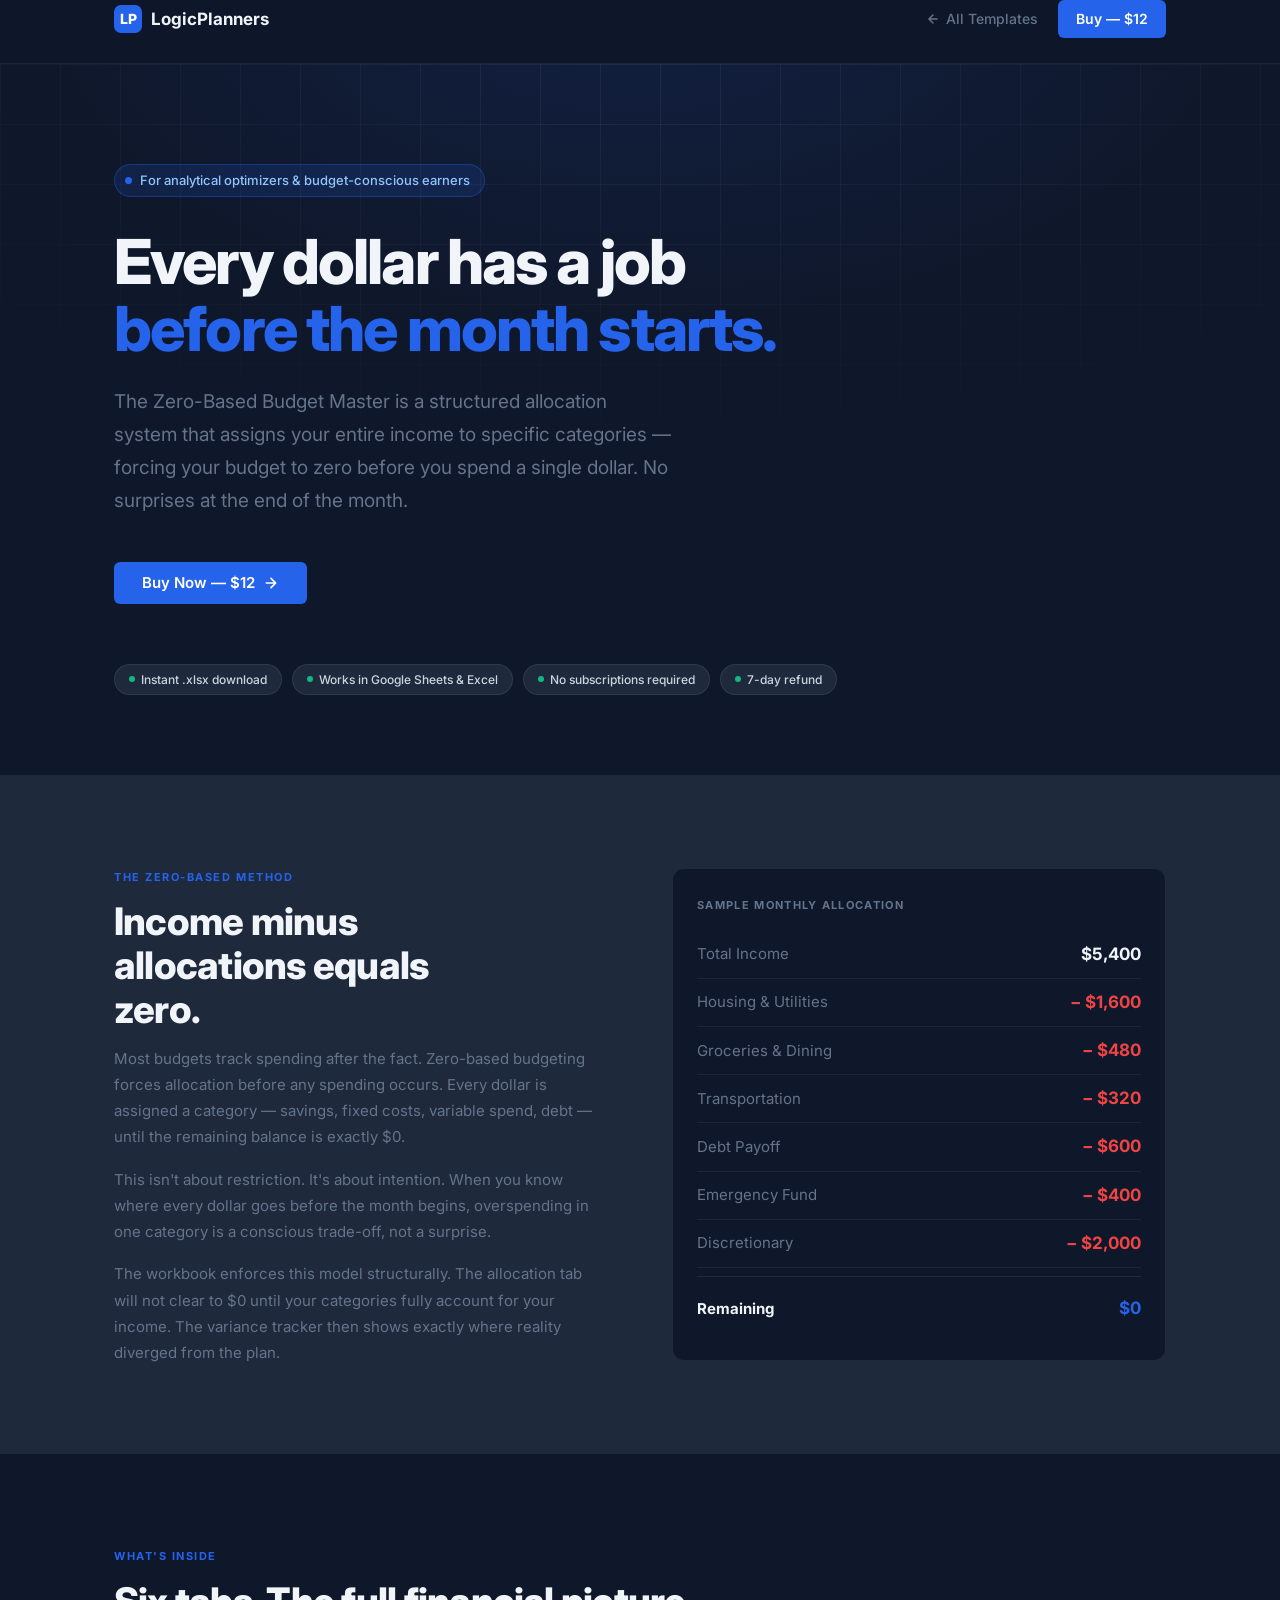
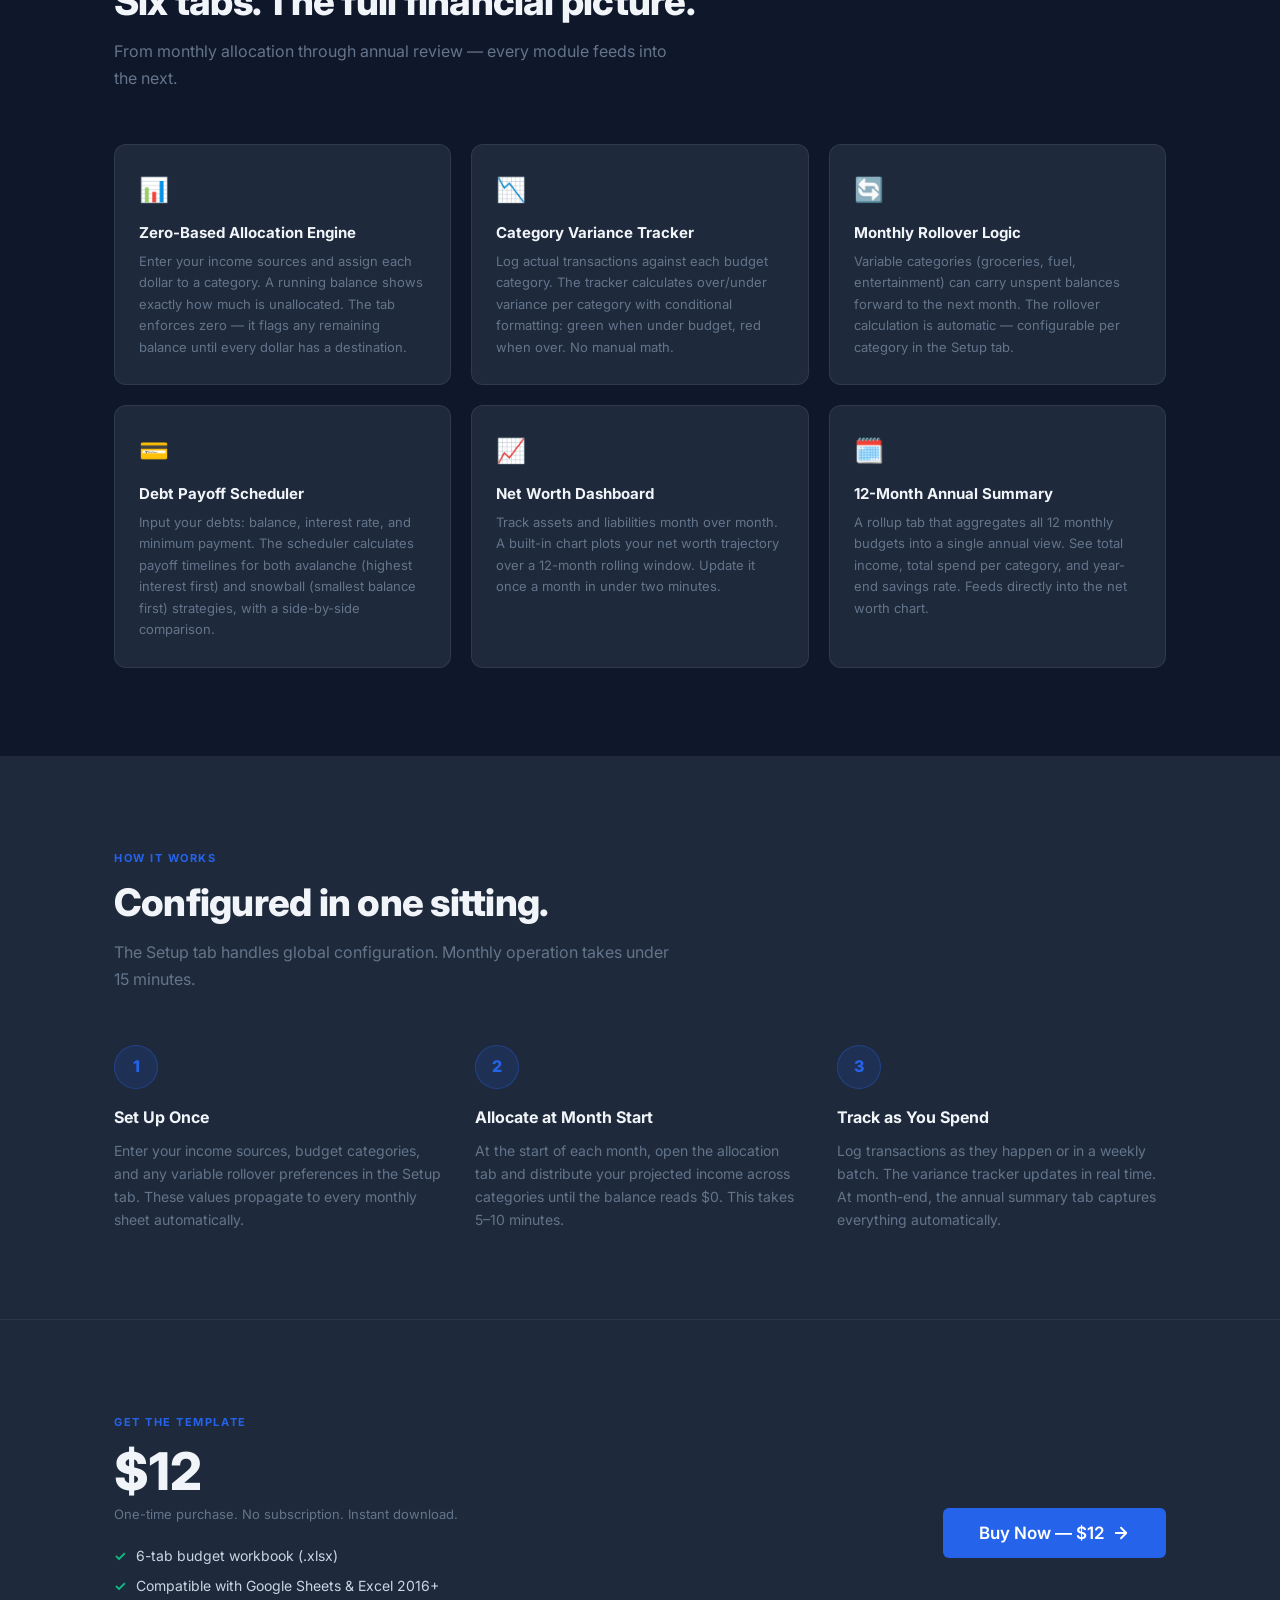
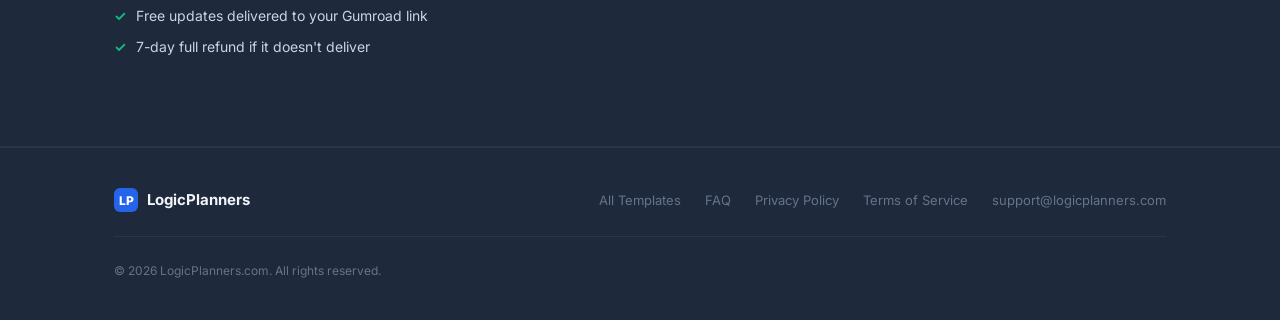
<file: zero-based-budget.html>
<!DOCTYPE html>
<html lang="en">
<head>
  <meta charset="UTF-8">
  <meta name="viewport" content="width=device-width, initial-scale=1.0">
  <meta name="description" content="A rigorous zero-based budget spreadsheet. Every dollar is assigned a category before the month begins. Built to surface financial leaks, not hide them.">
  <meta name="theme-color" content="#0F172A">
  <title>Zero-Based Budget Master — LogicPlanners</title>
  <link rel="preconnect" href="https://fonts.googleapis.com">
  <link rel="preconnect" href="https://fonts.gstatic.com" crossorigin>
  <link href="https://fonts.googleapis.com/css2?family=Inter:ital,opsz,wght@0,14..32,400;0,14..32,500;0,14..32,600;0,14..32,700;0,14..32,800;1,14..32,400&display=swap" rel="stylesheet">
  <script src="https://gumroad.com/js/gumroad.js"></script>
  <style>
    :root {
      --bg-base:       #0F172A;
      --bg-surface:    #1E293B;
      --bg-elevated:   #334155;
      --text-primary:  #F1F5F9;
      --text-secondary:#CBD5E1;
      --text-muted:    #64748B;
      --accent:        #2563EB;
      --accent-hover:  #1D4ED8;
      --accent-glow:   rgba(37,99,235,0.15);
      --accent-border: rgba(37,99,235,0.35);
      --success:       #10B981;
      --error:         #EF4444;
      --border-subtle: rgba(255,255,255,0.06);
      --border-card:   rgba(255,255,255,0.08);
      --radius-sm:     6px;
      --radius-md:     12px;
      --shadow-card:   0 8px 32px rgba(0,0,0,0.45);
      --transition:    all 0.2s ease;
    }

    *, *::before, *::after { box-sizing: border-box; margin: 0; padding: 0; }
    html { scroll-behavior: smooth; }
    body {
      font-family: 'Inter', -apple-system, BlinkMacSystemFont, 'Segoe UI', Arial, sans-serif;
      background: var(--bg-base);
      color: var(--text-primary);
      line-height: 1.6;
      -webkit-font-smoothing: antialiased;
    }
    a { color: inherit; text-decoration: none; }
    ul { list-style: none; }

    .container { max-width: 1100px; margin: 0 auto; padding: 0 24px; }
    .section { padding: 88px 0; }

    .eyebrow {
      display: inline-block;
      font-size: 11px; font-weight: 700;
      letter-spacing: 0.14em; text-transform: uppercase;
      color: var(--accent); margin-bottom: 14px;
    }
    .heading {
      font-size: clamp(26px, 3.5vw, 38px);
      font-weight: 800; line-height: 1.15;
      letter-spacing: -0.02em;
      color: var(--text-primary); margin-bottom: 14px;
    }
    .subheading {
      font-size: 16px; color: var(--text-muted);
      line-height: 1.7; max-width: 560px;
    }

    /* Nav */
    .nav {
      position: sticky; top: 0; z-index: 200; height: 64px;
      background: rgba(15,23,42,0.88);
      backdrop-filter: blur(16px); -webkit-backdrop-filter: blur(16px);
      border-bottom: 1px solid var(--border-subtle);
    }
    .nav-inner { height: 100%; display: flex; align-items: center; justify-content: space-between; }
    .nav-logo { display: flex; align-items: center; gap: 9px; font-size: 17px; font-weight: 700; }
    .nav-logo-mark {
      width: 28px; height: 28px; background: var(--accent);
      border-radius: 7px; display: flex; align-items: center;
      justify-content: center; font-size: 14px; font-weight: 800;
      color: #fff; flex-shrink: 0;
    }
    .nav-back {
      display: flex; align-items: center; gap: 6px;
      font-size: 14px; font-weight: 500; color: var(--text-muted);
      transition: var(--transition);
    }
    .nav-back:hover { color: var(--text-primary); }
    .nav-cta {
      background: var(--accent); color: #fff;
      font-size: 14px; font-weight: 600;
      padding: 8px 18px; border-radius: var(--radius-sm);
      transition: var(--transition);
    }
    .nav-cta:hover { background: var(--accent-hover); }
    .nav-right { display: flex; align-items: center; gap: 20px; }

    /* Buttons */
    .btn-primary {
      display: inline-flex; align-items: center; gap: 8px;
      background: var(--accent); color: #fff;
      font-size: 15px; font-weight: 600;
      padding: 13px 28px; border-radius: var(--radius-sm);
      border: none; cursor: pointer; transition: var(--transition);
      text-decoration: none; line-height: 1;
    }
    .btn-primary:hover {
      background: var(--accent-hover); transform: translateY(-2px);
      box-shadow: 0 8px 20px rgba(37,99,235,0.35);
    }
    .btn-large { font-size: 17px; padding: 16px 36px; }

    /* Hero */
    .hero { padding: 100px 0 80px; position: relative; overflow: hidden; }
    .hero::before {
      content: ''; position: absolute; inset: 0;
      background: radial-gradient(ellipse 900px 500px at 50% -80px, rgba(37,99,235,0.12) 0%, transparent 70%);
      pointer-events: none;
    }
    .hero::after {
      content: ''; position: absolute; inset: 0;
      background-image:
        linear-gradient(var(--border-subtle) 1px, transparent 1px),
        linear-gradient(90deg, var(--border-subtle) 1px, transparent 1px);
      background-size: 60px 60px;
      mask-image: radial-gradient(ellipse 80% 60% at 50% 0%, black 0%, transparent 100%);
      -webkit-mask-image: radial-gradient(ellipse 80% 60% at 50% 0%, black 0%, transparent 100%);
      pointer-events: none;
    }
    .hero-content { position: relative; z-index: 1; }
    .hero-badge {
      display: inline-flex; align-items: center; gap: 8px;
      background: var(--accent-glow); border: 1px solid var(--accent-border);
      border-radius: 100px; padding: 5px 14px 5px 10px;
      font-size: 13px; font-weight: 500; color: #93C5FD; margin-bottom: 32px;
    }
    .hero-badge-dot { width: 7px; height: 7px; background: var(--accent); border-radius: 50%; flex-shrink: 0; }
    .hero-headline {
      font-size: clamp(36px, 6vw, 62px);
      font-weight: 800; line-height: 1.08;
      letter-spacing: -0.03em; max-width: 800px; margin-bottom: 22px;
    }
    .hero-headline em { font-style: normal; color: var(--accent); }
    .hero-sub {
      font-size: clamp(16px,2vw,19px); color: var(--text-muted);
      max-width: 560px; line-height: 1.75; margin-bottom: 44px;
    }
    .hero-actions { display: flex; gap: 14px; flex-wrap: wrap; align-items: center; margin-bottom: 60px; }
    .meta-pills { display: flex; gap: 10px; flex-wrap: wrap; }
    .pill {
      display: inline-flex; align-items: center; gap: 6px;
      background: var(--bg-surface); border: 1px solid var(--border-card);
      border-radius: 100px; padding: 5px 14px;
      font-size: 12px; font-weight: 500; color: var(--text-secondary);
    }
    .pill-dot { width: 6px; height: 6px; border-radius: 50%; background: var(--success); flex-shrink: 0; }

    /* Core logic callout */
    .logic-callout {
      background: var(--bg-surface);
    }
    .logic-inner {
      display: grid; grid-template-columns: 1fr 1fr; gap: 64px; align-items: center;
    }
    .logic-text {}
    .logic-text p {
      font-size: 15px; color: var(--text-muted);
      line-height: 1.75; margin-bottom: 16px;
    }
    .logic-text p:last-child { margin-bottom: 0; }
    .logic-equation {
      background: var(--bg-base);
      border: 1px solid var(--border-card);
      border-radius: var(--radius-md);
      padding: 28px 24px;
    }
    .equation-row {
      display: flex; align-items: center; justify-content: space-between;
      padding: 10px 0;
      border-bottom: 1px solid var(--border-subtle);
      font-size: 15px;
    }
    .equation-row:last-child { border-bottom: none; }
    .eq-label { color: var(--text-muted); }
    .eq-value { font-weight: 700; color: var(--text-primary); font-size: 17px; }
    .eq-value.positive { color: var(--success); }
    .eq-value.negative { color: var(--error); }
    .eq-value.zero { color: var(--accent); }
    .equation-title {
      font-size: 11px; font-weight: 700;
      letter-spacing: 0.12em; text-transform: uppercase;
      color: var(--text-muted); margin-bottom: 16px;
    }

    /* Features */
    .features-section {}
    .features-grid {
      display: grid; grid-template-columns: repeat(3, 1fr);
      gap: 20px; margin-top: 52px;
    }
    .feature-card {
      background: var(--bg-surface);
      border: 1px solid var(--border-card);
      border-radius: var(--radius-md);
      padding: 26px 24px; transition: var(--transition);
    }
    .feature-card:hover { border-color: var(--accent-border); transform: translateY(-3px); }
    .feature-icon { font-size: 24px; margin-bottom: 14px; display: block; }
    .feature-title {
      font-size: 15px; font-weight: 700;
      color: var(--text-primary); margin-bottom: 8px; line-height: 1.3;
    }
    .feature-desc { font-size: 13px; color: var(--text-muted); line-height: 1.65; }

    /* Steps */
    .steps { display: grid; grid-template-columns: repeat(3, 1fr); gap: 32px; margin-top: 52px; }
    .step {}
    .step-number {
      width: 44px; height: 44px; border-radius: 50%;
      background: var(--accent-glow); border: 1px solid var(--accent-border);
      display: flex; align-items: center; justify-content: center;
      font-size: 16px; font-weight: 800; color: var(--accent);
      margin-bottom: 16px;
    }
    .step-title { font-size: 16px; font-weight: 700; color: var(--text-primary); margin-bottom: 8px; }
    .step-desc { font-size: 14px; color: var(--text-muted); line-height: 1.65; }

    /* CTA */
    .cta-section {
      background: var(--bg-surface);
      border-top: 1px solid var(--border-subtle);
      border-bottom: 1px solid var(--border-subtle);
    }
    .cta-inner {
      display: flex; align-items: center;
      justify-content: space-between; gap: 40px; flex-wrap: wrap;
    }
    .price-display { font-size: 52px; font-weight: 800; color: var(--text-primary); line-height: 1; margin-bottom: 6px; }
    .price-note { font-size: 13px; color: var(--text-muted); }
    .cta-bullets { margin-top: 20px; display: flex; flex-direction: column; gap: 8px; }
    .cta-bullet { display: flex; align-items: center; gap: 10px; font-size: 14px; color: var(--text-secondary); }
    .cta-bullet-check { color: var(--success); font-weight: 700; flex-shrink: 0; }

    /* Footer */
    .footer {
      background: var(--bg-surface);
      border-top: 1px solid var(--border-subtle);
      padding: 40px 0;
    }
    .footer-inner {
      display: flex; align-items: center;
      justify-content: space-between; gap: 24px; flex-wrap: wrap;
    }
    .footer-logo { display: flex; align-items: center; gap: 9px; font-size: 15px; font-weight: 700; }
    .footer-logo-mark {
      width: 24px; height: 24px; background: var(--accent);
      border-radius: 6px; display: flex; align-items: center;
      justify-content: center; font-size: 12px; font-weight: 800; color: #fff;
    }
    .footer-links { display: flex; gap: 24px; flex-wrap: wrap; }
    .footer-links a { font-size: 13px; color: var(--text-muted); transition: var(--transition); }
    .footer-links a:hover { color: var(--text-primary); }
    .footer-copy {
      width: 100%; padding-top: 24px; margin-top: 24px;
      border-top: 1px solid var(--border-subtle);
      font-size: 12px; color: var(--text-muted);
    }

    /* Responsive */
    @media (max-width: 1024px) {
      .features-grid { grid-template-columns: repeat(2, 1fr); }
      .logic-inner { grid-template-columns: 1fr; gap: 40px; }
    }
    @media (max-width: 768px) {
      .section { padding: 64px 0; }
      .hero { padding: 72px 0 56px; }
      .features-grid { grid-template-columns: 1fr; }
      .steps { grid-template-columns: 1fr; gap: 24px; }
      .cta-inner { flex-direction: column; align-items: flex-start; }
      .footer-inner { flex-direction: column; align-items: flex-start; }
    }
    @media (max-width: 480px) {
      .container { padding: 0 16px; }
      .hero-actions { flex-direction: column; }
      .hero-actions .btn-primary { width: 100%; justify-content: center; }
    }
  </style>
</head>
<body>

  <header>
    <nav class="nav">
      <div class="container">
        <div class="nav-inner">
          <a href="index.html" class="nav-logo">
            <span class="nav-logo-mark">LP</span>
            LogicPlanners
          </a>
          <div class="nav-right">
            <a href="index.html#products" class="nav-back">
              <svg width="14" height="14" viewBox="0 0 24 24" fill="none" stroke="currentColor" stroke-width="2.5" stroke-linecap="round" stroke-linejoin="round" aria-hidden="true"><path d="M19 12H5M12 19l-7-7 7-7"/></svg>
              All Templates
            </a>
            <a class="nav-cta gumroad-button"
               href="https://logicplanners.gumroad.com/l/zero-based-budget"
               data-gumroad-overlay-checkout="true">
              Buy — $12
            </a>
          </div>
        </div>
      </div>
    </nav>
  </header>

  <!-- HERO -->
  <section class="hero">
    <div class="container">
      <div class="hero-content">
        <div class="hero-badge">
          <span class="hero-badge-dot"></span>
          For analytical optimizers &amp; budget-conscious earners
        </div>
        <h1 class="hero-headline">
          Every dollar has a job<br>
          <em>before the month starts.</em>
        </h1>
        <p class="hero-sub">
          The Zero-Based Budget Master is a structured allocation system that assigns your entire income to specific categories — forcing your budget to zero before you spend a single dollar. No surprises at the end of the month.
        </p>
        <div class="hero-actions">
          <a class="btn-primary gumroad-button"
             href="https://logicplanners.gumroad.com/l/zero-based-budget"
             data-gumroad-overlay-checkout="true"
             aria-label="Buy The Zero-Based Budget Master for $12">
            Buy Now — $12
            <svg width="16" height="16" viewBox="0 0 24 24" fill="none" stroke="currentColor" stroke-width="2.5" stroke-linecap="round" stroke-linejoin="round" aria-hidden="true"><path d="M5 12h14M12 5l7 7-7 7"/></svg>
          </a>
        </div>
        <div class="meta-pills">
          <span class="pill"><span class="pill-dot"></span>Instant .xlsx download</span>
          <span class="pill"><span class="pill-dot"></span>Works in Google Sheets &amp; Excel</span>
          <span class="pill"><span class="pill-dot"></span>No subscriptions required</span>
          <span class="pill"><span class="pill-dot"></span>7-day refund</span>
        </div>
      </div>
    </div>
  </section>

  <!-- LOGIC CALLOUT -->
  <section class="logic-callout section">
    <div class="container">
      <div class="logic-inner">
        <div class="logic-text">
          <span class="eyebrow">The Zero-Based Method</span>
          <h2 class="heading" style="max-width:400px;">Income minus allocations equals zero.</h2>
          <p>Most budgets track spending after the fact. Zero-based budgeting forces allocation before any spending occurs. Every dollar is assigned a category — savings, fixed costs, variable spend, debt — until the remaining balance is exactly $0.</p>
          <p>This isn't about restriction. It's about intention. When you know where every dollar goes before the month begins, overspending in one category is a conscious trade-off, not a surprise.</p>
          <p>The workbook enforces this model structurally. The allocation tab will not clear to $0 until your categories fully account for your income. The variance tracker then shows exactly where reality diverged from the plan.</p>
        </div>
        <div class="logic-equation">
          <div class="equation-title">Sample Monthly Allocation</div>
          <div class="equation-row">
            <span class="eq-label">Total Income</span>
            <span class="eq-value">$5,400</span>
          </div>
          <div class="equation-row">
            <span class="eq-label">Housing &amp; Utilities</span>
            <span class="eq-value negative">− $1,600</span>
          </div>
          <div class="equation-row">
            <span class="eq-label">Groceries &amp; Dining</span>
            <span class="eq-value negative">− $480</span>
          </div>
          <div class="equation-row">
            <span class="eq-label">Transportation</span>
            <span class="eq-value negative">− $320</span>
          </div>
          <div class="equation-row">
            <span class="eq-label">Debt Payoff</span>
            <span class="eq-value negative">− $600</span>
          </div>
          <div class="equation-row">
            <span class="eq-label">Emergency Fund</span>
            <span class="eq-value negative">− $400</span>
          </div>
          <div class="equation-row">
            <span class="eq-label">Discretionary</span>
            <span class="eq-value negative">− $2,000</span>
          </div>
          <div class="equation-row" style="border-top: 1px solid var(--border-card); margin-top: 8px; padding-top: 18px;">
            <span class="eq-label" style="font-weight:700;color:var(--text-primary);">Remaining</span>
            <span class="eq-value zero">$0</span>
          </div>
        </div>
      </div>
    </div>
  </section>

  <!-- FEATURES -->
  <section class="features-section section">
    <div class="container">
      <span class="eyebrow">What's Inside</span>
      <h2 class="heading">Six tabs. The full financial picture.</h2>
      <p class="subheading">From monthly allocation through annual review — every module feeds into the next.</p>
      <div class="features-grid">
        <div class="feature-card">
          <span class="feature-icon" aria-hidden="true">📊</span>
          <h3 class="feature-title">Zero-Based Allocation Engine</h3>
          <p class="feature-desc">Enter your income sources and assign each dollar to a category. A running balance shows exactly how much is unallocated. The tab enforces zero — it flags any remaining balance until every dollar has a destination.</p>
        </div>
        <div class="feature-card">
          <span class="feature-icon" aria-hidden="true">📉</span>
          <h3 class="feature-title">Category Variance Tracker</h3>
          <p class="feature-desc">Log actual transactions against each budget category. The tracker calculates over/under variance per category with conditional formatting: green when under budget, red when over. No manual math.</p>
        </div>
        <div class="feature-card">
          <span class="feature-icon" aria-hidden="true">🔄</span>
          <h3 class="feature-title">Monthly Rollover Logic</h3>
          <p class="feature-desc">Variable categories (groceries, fuel, entertainment) can carry unspent balances forward to the next month. The rollover calculation is automatic — configurable per category in the Setup tab.</p>
        </div>
        <div class="feature-card">
          <span class="feature-icon" aria-hidden="true">💳</span>
          <h3 class="feature-title">Debt Payoff Scheduler</h3>
          <p class="feature-desc">Input your debts: balance, interest rate, and minimum payment. The scheduler calculates payoff timelines for both avalanche (highest interest first) and snowball (smallest balance first) strategies, with a side-by-side comparison.</p>
        </div>
        <div class="feature-card">
          <span class="feature-icon" aria-hidden="true">📈</span>
          <h3 class="feature-title">Net Worth Dashboard</h3>
          <p class="feature-desc">Track assets and liabilities month over month. A built-in chart plots your net worth trajectory over a 12-month rolling window. Update it once a month in under two minutes.</p>
        </div>
        <div class="feature-card">
          <span class="feature-icon" aria-hidden="true">🗓️</span>
          <h3 class="feature-title">12-Month Annual Summary</h3>
          <p class="feature-desc">A rollup tab that aggregates all 12 monthly budgets into a single annual view. See total income, total spend per category, and year-end savings rate. Feeds directly into the net worth chart.</p>
        </div>
      </div>
    </div>
  </section>

  <!-- HOW IT WORKS -->
  <section class="section" style="background: var(--bg-surface);">
    <div class="container">
      <span class="eyebrow">How It Works</span>
      <h2 class="heading">Configured in one sitting.</h2>
      <p class="subheading">The Setup tab handles global configuration. Monthly operation takes under 15 minutes.</p>
      <div class="steps">
        <div class="step">
          <div class="step-number" aria-hidden="true">1</div>
          <h3 class="step-title">Set Up Once</h3>
          <p class="step-desc">Enter your income sources, budget categories, and any variable rollover preferences in the Setup tab. These values propagate to every monthly sheet automatically.</p>
        </div>
        <div class="step">
          <div class="step-number" aria-hidden="true">2</div>
          <h3 class="step-title">Allocate at Month Start</h3>
          <p class="step-desc">At the start of each month, open the allocation tab and distribute your projected income across categories until the balance reads $0. This takes 5–10 minutes.</p>
        </div>
        <div class="step">
          <div class="step-number" aria-hidden="true">3</div>
          <h3 class="step-title">Track as You Spend</h3>
          <p class="step-desc">Log transactions as they happen or in a weekly batch. The variance tracker updates in real time. At month-end, the annual summary tab captures everything automatically.</p>
        </div>
      </div>
    </div>
  </section>

  <!-- CTA -->
  <section class="cta-section section">
    <div class="container">
      <div class="cta-inner">
        <div>
          <span class="eyebrow">Get the Template</span>
          <div class="price-display">$12</div>
          <div class="price-note">One-time purchase. No subscription. Instant download.</div>
          <div class="cta-bullets">
            <div class="cta-bullet"><span class="cta-bullet-check">✓</span> 6-tab budget workbook (.xlsx)</div>
            <div class="cta-bullet"><span class="cta-bullet-check">✓</span> Compatible with Google Sheets &amp; Excel 2016+</div>
            <div class="cta-bullet"><span class="cta-bullet-check">✓</span> Free updates delivered to your Gumroad link</div>
            <div class="cta-bullet"><span class="cta-bullet-check">✓</span> 7-day full refund if it doesn't deliver</div>
          </div>
        </div>
        <div>
          <a class="btn-primary btn-large gumroad-button"
             href="https://logicplanners.gumroad.com/l/zero-based-budget"
             data-gumroad-overlay-checkout="true"
             aria-label="Buy The Zero-Based Budget Master for $12">
            Buy Now — $12
            <svg width="18" height="18" viewBox="0 0 24 24" fill="none" stroke="currentColor" stroke-width="2.5" stroke-linecap="round" stroke-linejoin="round" aria-hidden="true"><path d="M5 12h14M12 5l7 7-7 7"/></svg>
          </a>
        </div>
      </div>
    </div>
  </section>

  <footer class="footer">
    <div class="container">
      <div class="footer-inner">
        <div class="footer-logo">
          <span class="footer-logo-mark">LP</span>
          LogicPlanners
        </div>
        <nav class="footer-links" aria-label="Footer">
          <a href="index.html#products">All Templates</a>
          <a href="index.html#faq">FAQ</a>
          <a href="/privacy">Privacy Policy</a>
          <a href="/terms">Terms of Service</a>
          <a href="mailto:support@logicplanners.com">support@logicplanners.com</a>
        </nav>
      </div>
      <div class="footer-copy">&copy; 2026 LogicPlanners.com. All rights reserved.</div>
    </div>
  </footer>

</body>
</html>
</file>
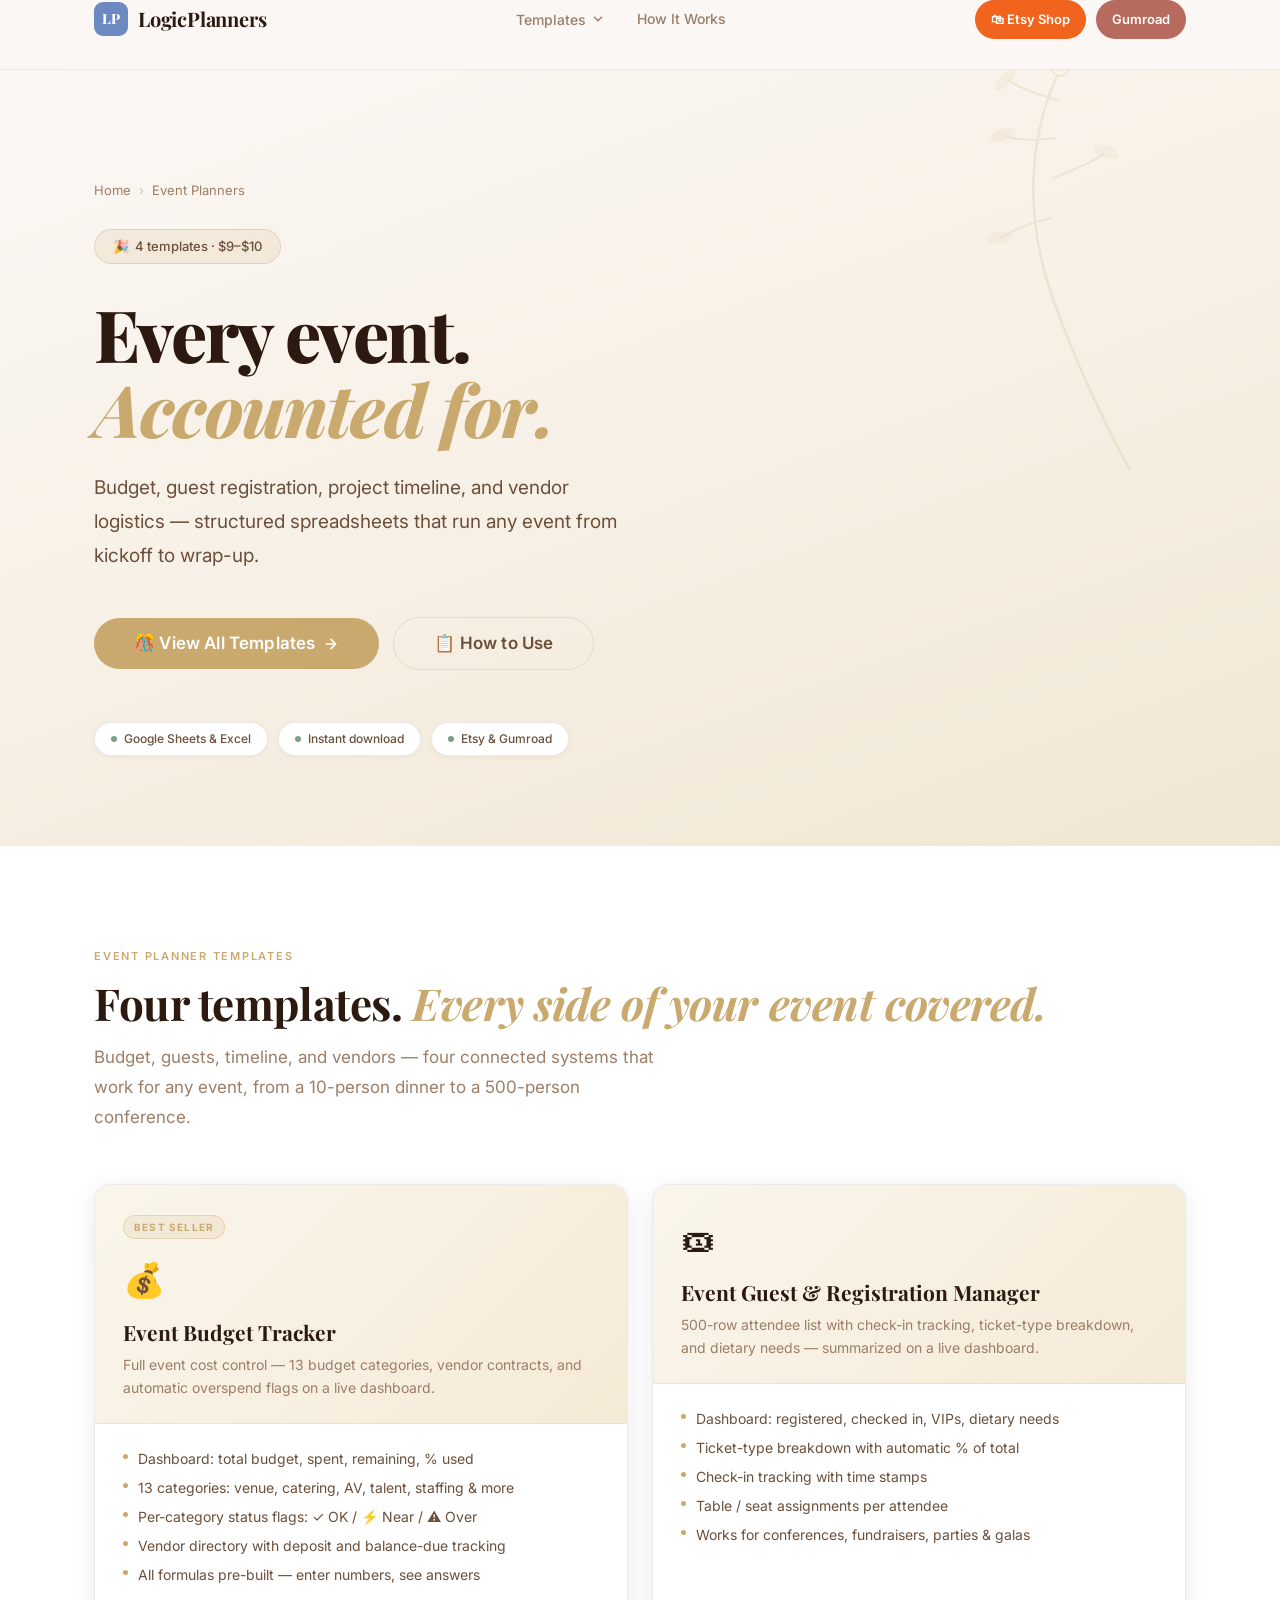
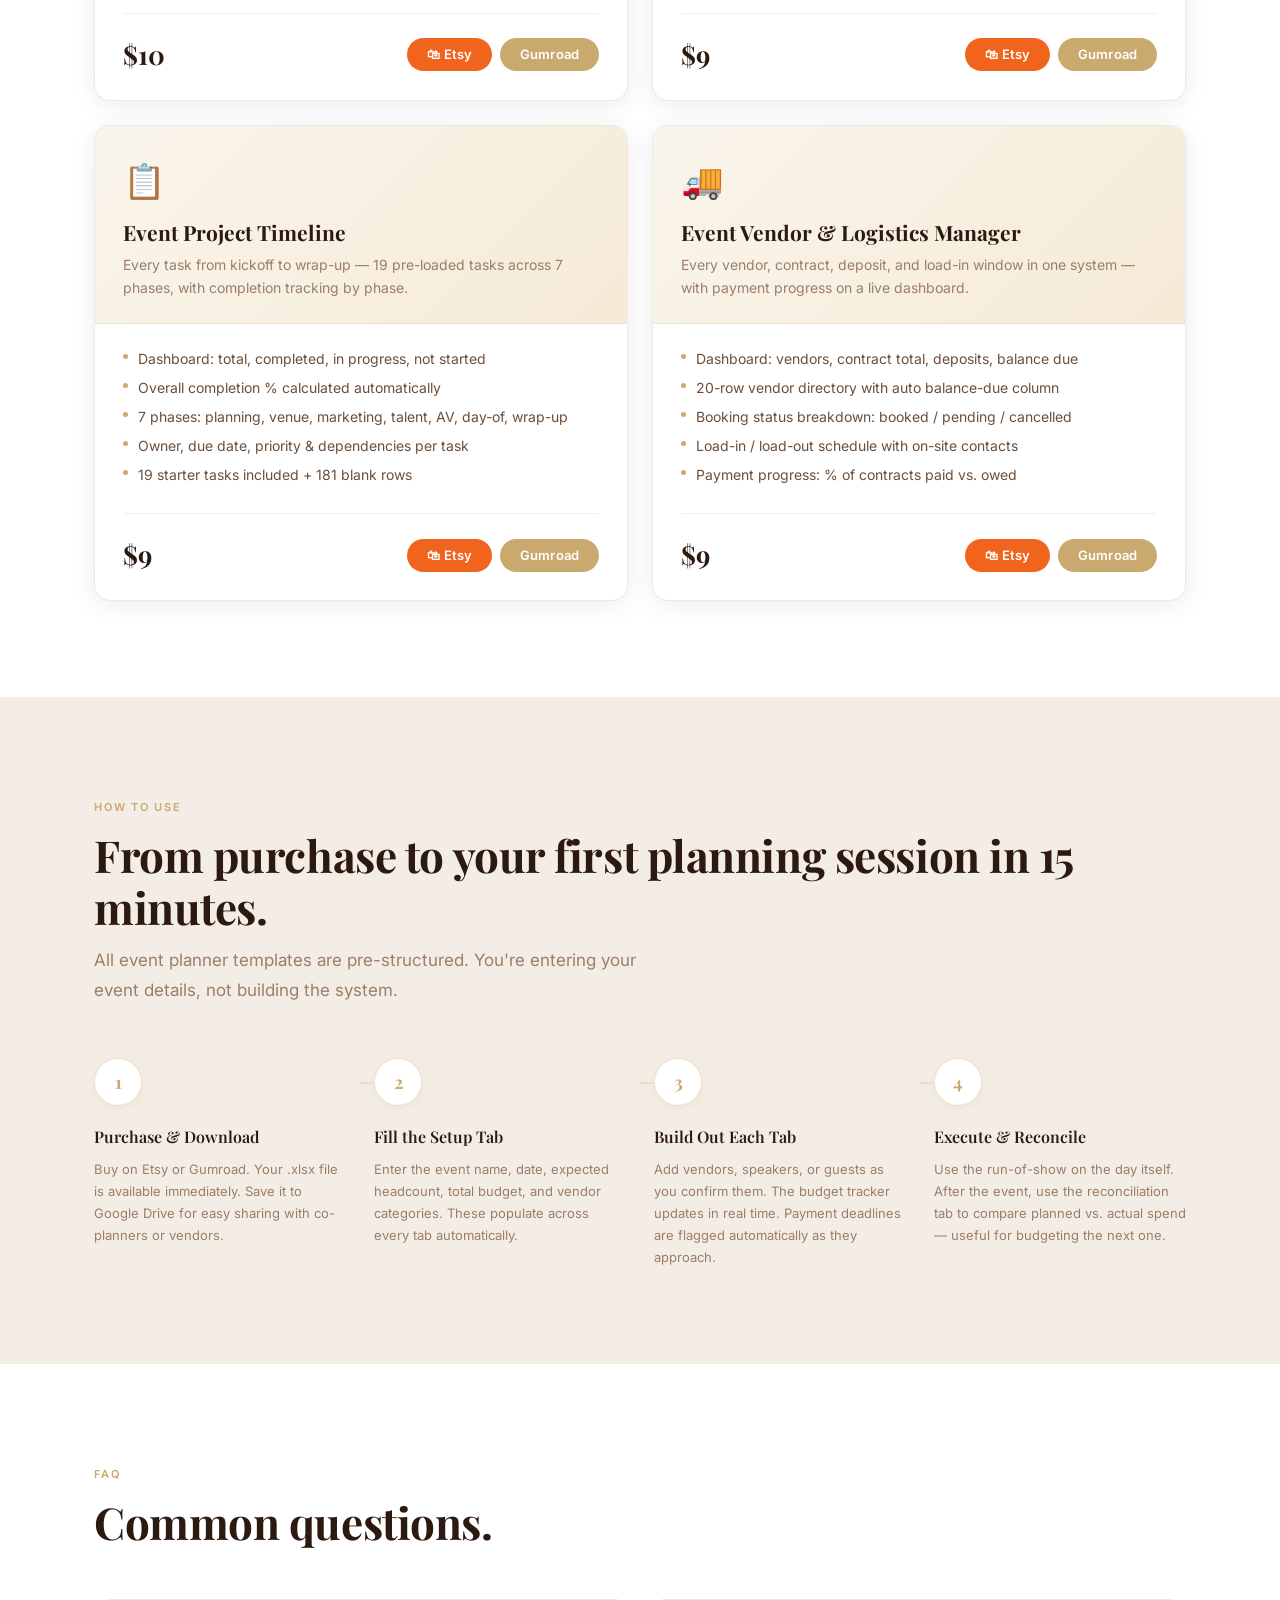
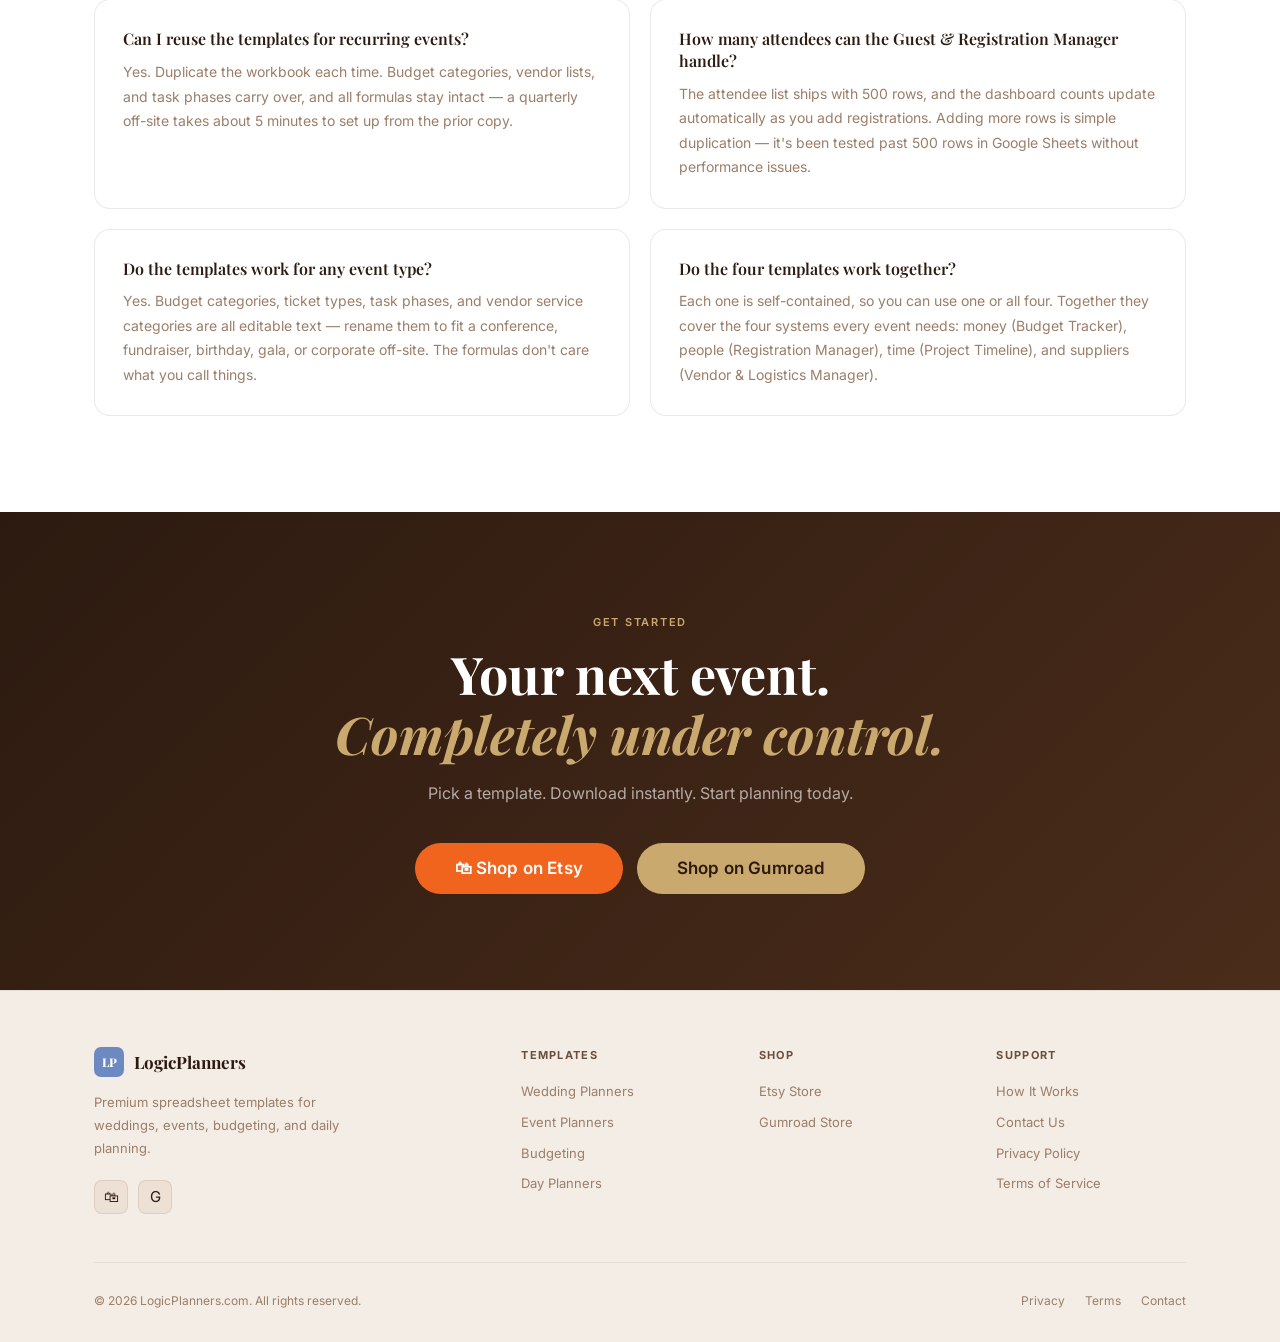
<file: src/web/event-planners.html>
<!DOCTYPE html>
<html lang="en">
<head>
  <meta charset="UTF-8">
  <meta name="viewport" content="width=device-width, initial-scale=1.0">
  <meta name="description" content="Event planner spreadsheet templates — corporate events, birthday parties, dinner parties, and conference logistics. Available on Etsy and Gumroad.">
  <title>Event Planner Templates — LogicPlanners</title>
  <link rel="preconnect" href="https://fonts.googleapis.com">
  <link rel="preconnect" href="https://fonts.gstatic.com" crossorigin>
  <link href="https://fonts.googleapis.com/css2?family=Playfair+Display:ital,wght@0,400;0,600;0,700;0,800;1,400;1,600&family=Inter:ital,opsz,wght@0,14..32,400;0,14..32,500;0,14..32,600;0,14..32,700&display=swap" rel="stylesheet">
  <link rel="stylesheet" href="styles.css">
  <script src="https://gumroad.com/js/gumroad.js"></script>
  <style>
    :root {
      --cat:       #C9A96E;
      --cat-hover: #B8985D;
      --cat-light: rgba(201,169,110,0.14);
      --cat-border:rgba(201,169,110,0.32);
    }
  </style>
</head>
<body>

<!-- ── NAV ── -->
<nav class="nav">
  <div class="container">
    <div class="nav-inner">
      <a href="index.html" class="nav-logo">
        <span class="nav-logo-mark">LP</span>
        <span class="nav-logo-text">LogicPlanners</span>
      </a>
      <div class="nav-links">
        <div class="nav-dropdown">
          <button class="nav-dropdown-toggle">
            Templates
            <svg width="14" height="14" viewBox="0 0 24 24" fill="none" stroke="currentColor" stroke-width="2.5" stroke-linecap="round" stroke-linejoin="round"><path d="M6 9l6 6 6-6"/></svg>
          </button>
          <div class="nav-dropdown-menu">
            <a href="wedding-planners.html" class="nav-dropdown-item"><span class="nav-dropdown-icon">💍</span>Wedding Planners</a>
            <a href="event-planners.html"   class="nav-dropdown-item nav-link active"><span class="nav-dropdown-icon">🎉</span>Event Planners</a>
            <a href="budgeting.html"        class="nav-dropdown-item"><span class="nav-dropdown-icon">💰</span>Budgeting</a>
            <a href="day-planners.html"     class="nav-dropdown-item"><span class="nav-dropdown-icon">📋</span>Day Planners</a>
          </div>
        </div>
        <a href="index.html#how-it-works" class="nav-link">How It Works</a>
      </div>
      <div class="nav-right">
        <a href="https://www.etsy.com/shop/LogicPlanners" target="_blank" rel="noopener" class="nav-btn-etsy">🛍 Etsy Shop</a>
        <a href="https://logicplanners.gumroad.com" target="_blank" rel="noopener" class="nav-btn-gumroad">Gumroad</a>
      </div>
      <button class="nav-hamburger" id="hamburger" aria-label="Open menu">
        <span></span><span></span><span></span>
      </button>
    </div>
  </div>
</nav>
<div class="nav-mobile" id="mobileMenu">
  <a href="wedding-planners.html" class="nav-mobile-link">💍 Wedding Planners</a>
  <a href="event-planners.html"   class="nav-mobile-link">🎉 Event Planners</a>
  <a href="budgeting.html"        class="nav-mobile-link">💰 Budgeting</a>
  <a href="day-planners.html"     class="nav-mobile-link">📋 Day Planners</a>
  <div class="nav-mobile-btns">
    <a href="https://www.etsy.com/shop/LogicPlanners" target="_blank" rel="noopener" class="btn btn-etsy" style="justify-content:center;">🛍 Shop on Etsy</a>
    <a href="https://logicplanners.gumroad.com" target="_blank" rel="noopener" class="btn btn-primary" style="justify-content:center;">Shop on Gumroad</a>
  </div>
</div>

<!-- ── HERO ── -->
<section class="hero" style="background:linear-gradient(160deg,#FAF7F4 0%,#F7F0E5 50%,#F0E6D3 100%);">
  <svg class="hero-floral-r" viewBox="0 0 500 450" fill="none" aria-hidden="true">
    <path d="M250 420C250 420 200 330 170 240C140 150 155 70 180 20" stroke="#C9A96E" stroke-width="2.5" stroke-linecap="round"/>
    <path d="M178 50C178 50 145 42 128 30" stroke="#C9A96E" stroke-width="2" stroke-linecap="round"/>
    <path d="M175 88C175 88 142 93 126 86" stroke="#C9A96E" stroke-width="2" stroke-linecap="round"/>
    <path d="M173 128C173 128 206 116 224 104" stroke="#C9A96E" stroke-width="2" stroke-linecap="round"/>
    <path d="M171 168C171 168 138 175 122 188" stroke="#C9A96E" stroke-width="2" stroke-linecap="round"/>
    <ellipse cx="125" cy="30"  rx="14" ry="6" transform="rotate(-45 125 30)"  fill="#C9A96E" opacity=".5"/>
    <ellipse cx="123" cy="85"  rx="13" ry="6" transform="rotate(-15 123 85)"  fill="#C9A96E" opacity=".5"/>
    <ellipse cx="226" cy="102" rx="13" ry="6" transform="rotate(20 226 102)"  fill="#C9A96E" opacity=".45"/>
    <ellipse cx="120" cy="188" rx="14" ry="6" transform="rotate(-10 120 188)" fill="#C9A96E" opacity=".45"/>
    <circle cx="180" cy="18" r="8" fill="#FAF7F4" stroke="#C9A96E" stroke-width="1.8"/>
    <circle cx="180" cy="18" r="3" fill="#C9A96E"/>
  </svg>
  <div class="container">
    <div class="hero-inner">
      <div class="breadcrumb">
        <a href="index.html">Home</a>
        <span class="breadcrumb-sep">›</span>
        <span>Event Planners</span>
      </div>
      <div class="hero-badge">🎉 &nbsp;4 templates · $9–$10</div>
      <h1 class="hero-headline">
        Every event.<br>
        <em>Accounted for.</em>
      </h1>
      <p class="hero-sub">Budget, guest registration, project timeline, and vendor logistics — structured spreadsheets that run any event from kickoff to wrap-up.</p>
      <div class="hero-actions">
        <a href="#templates" class="btn btn-primary btn-lg">
          🎊 View All Templates
          <svg width="16" height="16" viewBox="0 0 24 24" fill="none" stroke="currentColor" stroke-width="2.5" stroke-linecap="round" stroke-linejoin="round"><path d="M5 12h14M12 5l7 7-7 7"/></svg>
        </a>
        <a href="#how-to-use" class="btn btn-outline btn-lg">📋 How to Use</a>
      </div>
      <div class="hero-pills">
        <span class="hero-pill"><span class="hero-pill-dot"></span>Google Sheets &amp; Excel</span>
        <span class="hero-pill"><span class="hero-pill-dot"></span>Instant download</span>
        <span class="hero-pill"><span class="hero-pill-dot"></span>Etsy &amp; Gumroad</span>
      </div>
    </div>
  </div>
</section>

<!-- ── TEMPLATES ── -->
<section class="section" id="templates" style="background:#fff;">
  <div class="container">
    <span class="eyebrow">Event Planner Templates</span>
    <h2 class="heading">Four templates. <em>Every side of your event covered.</em></h2>
    <p class="subheading">Budget, guests, timeline, and vendors — four connected systems that work for any event, from a 10-person dinner to a 500-person conference.</p>
    <div class="products-grid">

      <!-- Template 1 -->
      <div class="product-card">
        <div class="product-card-top" style="background:linear-gradient(135deg,#FAF5EC,#F5EAD6);">
          <span class="product-badge">Best Seller</span>
          <span class="product-icon">💰</span>
          <div class="product-name">Event Budget Tracker</div>
          <p class="product-tagline">Full event cost control — 13 budget categories, vendor contracts, and automatic overspend flags on a live dashboard.</p>
        </div>
        <div class="product-card-body">
          <div class="product-features">
            <div class="product-feature"><span class="product-feature-dot"></span>Dashboard: total budget, spent, remaining, % used</div>
            <div class="product-feature"><span class="product-feature-dot"></span>13 categories: venue, catering, AV, talent, staffing &amp; more</div>
            <div class="product-feature"><span class="product-feature-dot"></span>Per-category status flags: ✓ OK / ⚡ Near / ⚠ Over</div>
            <div class="product-feature"><span class="product-feature-dot"></span>Vendor directory with deposit and balance-due tracking</div>
            <div class="product-feature"><span class="product-feature-dot"></span>All formulas pre-built — enter numbers, see answers</div>
          </div>
          <div class="product-footer">
            <div class="product-price">$10</div>
            <div class="product-buy-btns">
              <a href="https://www.etsy.com/listing/0000000030/event-budget-tracker" target="_blank" rel="noopener" class="btn btn-etsy btn-sm">🛍 Etsy</a>
              <a href="https://logicplanners.gumroad.com/l/event-budget-tracker" class="btn btn-primary btn-sm gumroad-button" data-gumroad-overlay-checkout="true">Gumroad</a>
            </div>
          </div>
        </div>
      </div>

      <!-- Template 2 -->
      <div class="product-card">
        <div class="product-card-top" style="background:linear-gradient(135deg,#FAF5EC,#F5EAD6);">
          <span class="product-icon">🎟</span>
          <div class="product-name">Event Guest &amp; Registration Manager</div>
          <p class="product-tagline">500-row attendee list with check-in tracking, ticket-type breakdown, and dietary needs — summarized on a live dashboard.</p>
        </div>
        <div class="product-card-body">
          <div class="product-features">
            <div class="product-feature"><span class="product-feature-dot"></span>Dashboard: registered, checked in, VIPs, dietary needs</div>
            <div class="product-feature"><span class="product-feature-dot"></span>Ticket-type breakdown with automatic % of total</div>
            <div class="product-feature"><span class="product-feature-dot"></span>Check-in tracking with time stamps</div>
            <div class="product-feature"><span class="product-feature-dot"></span>Table / seat assignments per attendee</div>
            <div class="product-feature"><span class="product-feature-dot"></span>Works for conferences, fundraisers, parties &amp; galas</div>
          </div>
          <div class="product-footer">
            <div class="product-price">$9</div>
            <div class="product-buy-btns">
              <a href="https://www.etsy.com/listing/0000000031/event-registration-manager" target="_blank" rel="noopener" class="btn btn-etsy btn-sm">🛍 Etsy</a>
              <a href="https://logicplanners.gumroad.com/l/event-registration" class="btn btn-primary btn-sm gumroad-button" data-gumroad-overlay-checkout="true">Gumroad</a>
            </div>
          </div>
        </div>
      </div>

      <!-- Template 3 -->
      <div class="product-card">
        <div class="product-card-top" style="background:linear-gradient(135deg,#FAF5EC,#F5EAD6);">
          <span class="product-icon">📋</span>
          <div class="product-name">Event Project Timeline</div>
          <p class="product-tagline">Every task from kickoff to wrap-up — 19 pre-loaded tasks across 7 phases, with completion tracking by phase.</p>
        </div>
        <div class="product-card-body">
          <div class="product-features">
            <div class="product-feature"><span class="product-feature-dot"></span>Dashboard: total, completed, in progress, not started</div>
            <div class="product-feature"><span class="product-feature-dot"></span>Overall completion % calculated automatically</div>
            <div class="product-feature"><span class="product-feature-dot"></span>7 phases: planning, venue, marketing, talent, AV, day-of, wrap-up</div>
            <div class="product-feature"><span class="product-feature-dot"></span>Owner, due date, priority &amp; dependencies per task</div>
            <div class="product-feature"><span class="product-feature-dot"></span>19 starter tasks included + 181 blank rows</div>
          </div>
          <div class="product-footer">
            <div class="product-price">$9</div>
            <div class="product-buy-btns">
              <a href="https://www.etsy.com/listing/0000000032/event-project-timeline" target="_blank" rel="noopener" class="btn btn-etsy btn-sm">🛍 Etsy</a>
              <a href="https://logicplanners.gumroad.com/l/event-timeline" class="btn btn-primary btn-sm gumroad-button" data-gumroad-overlay-checkout="true">Gumroad</a>
            </div>
          </div>
        </div>
      </div>

      <!-- Template 4 -->
      <div class="product-card">
        <div class="product-card-top" style="background:linear-gradient(135deg,#FAF5EC,#F5EAD6);">
          <span class="product-icon">🚚</span>
          <div class="product-name">Event Vendor &amp; Logistics Manager</div>
          <p class="product-tagline">Every vendor, contract, deposit, and load-in window in one system — with payment progress on a live dashboard.</p>
        </div>
        <div class="product-card-body">
          <div class="product-features">
            <div class="product-feature"><span class="product-feature-dot"></span>Dashboard: vendors, contract total, deposits, balance due</div>
            <div class="product-feature"><span class="product-feature-dot"></span>20-row vendor directory with auto balance-due column</div>
            <div class="product-feature"><span class="product-feature-dot"></span>Booking status breakdown: booked / pending / cancelled</div>
            <div class="product-feature"><span class="product-feature-dot"></span>Load-in / load-out schedule with on-site contacts</div>
            <div class="product-feature"><span class="product-feature-dot"></span>Payment progress: % of contracts paid vs. owed</div>
          </div>
          <div class="product-footer">
            <div class="product-price">$9</div>
            <div class="product-buy-btns">
              <a href="https://www.etsy.com/listing/0000000033/event-vendor-logistics" target="_blank" rel="noopener" class="btn btn-etsy btn-sm">🛍 Etsy</a>
              <a href="https://logicplanners.gumroad.com/l/event-vendor-logistics" class="btn btn-primary btn-sm gumroad-button" data-gumroad-overlay-checkout="true">Gumroad</a>
            </div>
          </div>
        </div>
      </div>

    </div>
  </div>
</section>

<!-- ── HOW TO USE ── -->
<section class="how-to section" id="how-to-use">
  <div class="container">
    <span class="eyebrow">How to Use</span>
    <h2 class="heading">From purchase to your first planning session in 15 minutes.</h2>
    <p class="subheading">All event planner templates are pre-structured. You're entering your event details, not building the system.</p>
    <div class="how-to-grid">
      <div class="how-step">
        <div class="how-step-connector"></div>
        <div class="how-step-num">1</div>
        <div class="how-step-title">Purchase &amp; Download</div>
        <p class="how-step-desc">Buy on Etsy or Gumroad. Your .xlsx file is available immediately. Save it to Google Drive for easy sharing with co-planners or vendors.</p>
      </div>
      <div class="how-step">
        <div class="how-step-connector"></div>
        <div class="how-step-num">2</div>
        <div class="how-step-title">Fill the Setup Tab</div>
        <p class="how-step-desc">Enter the event name, date, expected headcount, total budget, and vendor categories. These populate across every tab automatically.</p>
      </div>
      <div class="how-step">
        <div class="how-step-connector"></div>
        <div class="how-step-num">3</div>
        <div class="how-step-title">Build Out Each Tab</div>
        <p class="how-step-desc">Add vendors, speakers, or guests as you confirm them. The budget tracker updates in real time. Payment deadlines are flagged automatically as they approach.</p>
      </div>
      <div class="how-step">
        <div class="how-step-num">4</div>
        <div class="how-step-title">Execute &amp; Reconcile</div>
        <p class="how-step-desc">Use the run-of-show on the day itself. After the event, use the reconciliation tab to compare planned vs. actual spend — useful for budgeting the next one.</p>
      </div>
    </div>
  </div>
</section>

<!-- ── FAQ ── -->
<section class="section" style="background:#fff;">
  <div class="container">
    <span class="eyebrow">FAQ</span>
    <h2 class="heading">Common questions.</h2>
    <div class="faq-grid">
      <div class="faq-item">
        <div class="faq-q">Can I reuse the templates for recurring events?</div>
        <p class="faq-a">Yes. Duplicate the workbook each time. Budget categories, vendor lists, and task phases carry over, and all formulas stay intact — a quarterly off-site takes about 5 minutes to set up from the prior copy.</p>
      </div>
      <div class="faq-item">
        <div class="faq-q">How many attendees can the Guest &amp; Registration Manager handle?</div>
        <p class="faq-a">The attendee list ships with 500 rows, and the dashboard counts update automatically as you add registrations. Adding more rows is simple duplication — it's been tested past 500 rows in Google Sheets without performance issues.</p>
      </div>
      <div class="faq-item">
        <div class="faq-q">Do the templates work for any event type?</div>
        <p class="faq-a">Yes. Budget categories, ticket types, task phases, and vendor service categories are all editable text — rename them to fit a conference, fundraiser, birthday, gala, or corporate off-site. The formulas don't care what you call things.</p>
      </div>
      <div class="faq-item">
        <div class="faq-q">Do the four templates work together?</div>
        <p class="faq-a">Each one is self-contained, so you can use one or all four. Together they cover the four systems every event needs: money (Budget Tracker), people (Registration Manager), time (Project Timeline), and suppliers (Vendor &amp; Logistics Manager).</p>
      </div>
    </div>
  </div>
</section>

<!-- ── CTA ── -->
<section class="cta-banner section">
  <div class="container">
    <div class="cta-banner-inner">
      <span class="eyebrow">Get Started</span>
      <div class="cta-banner-heading">Your next event.<br><em>Completely under control.</em></div>
      <p class="cta-banner-sub">Pick a template. Download instantly. Start planning today.</p>
      <div class="cta-banner-btns">
        <a href="https://www.etsy.com/shop/LogicPlanners" target="_blank" rel="noopener" class="btn btn-etsy btn-lg">🛍 Shop on Etsy</a>
        <a href="https://logicplanners.gumroad.com" target="_blank" rel="noopener" class="btn btn-gold btn-lg">Shop on Gumroad</a>
      </div>
    </div>
  </div>
</section>

<!-- ── FOOTER ── -->
<footer class="footer">
  <div class="container">
    <div class="footer-top">
      <div>
        <div class="footer-brand-logo">
          <span class="footer-logo-mark">LP</span>
          <span class="footer-logo-text">LogicPlanners</span>
        </div>
        <p class="footer-brand-desc">Premium spreadsheet templates for weddings, events, budgeting, and daily planning.</p>
        <div class="footer-social">
          <a href="https://www.etsy.com/shop/LogicPlanners" target="_blank" rel="noopener" class="footer-social-link">🛍</a>
          <a href="https://logicplanners.gumroad.com" target="_blank" rel="noopener" class="footer-social-link">G</a>
        </div>
      </div>
      <div>
        <div class="footer-col-title">Templates</div>
        <div class="footer-col-links">
          <a href="wedding-planners.html">Wedding Planners</a>
          <a href="event-planners.html">Event Planners</a>
          <a href="budgeting.html">Budgeting</a>
          <a href="day-planners.html">Day Planners</a>
        </div>
      </div>
      <div>
        <div class="footer-col-title">Shop</div>
        <div class="footer-col-links">
          <a href="https://www.etsy.com/shop/LogicPlanners" target="_blank" rel="noopener">Etsy Store</a>
          <a href="https://logicplanners.gumroad.com" target="_blank" rel="noopener">Gumroad Store</a>
        </div>
      </div>
      <div>
        <div class="footer-col-title">Support</div>
        <div class="footer-col-links">
          <a href="index.html#how-it-works">How It Works</a>
          <a href="mailto:support@logicplanners.com">Contact Us</a>
          <a href="/privacy">Privacy Policy</a>
          <a href="/terms">Terms of Service</a>
        </div>
      </div>
    </div>
    <div class="footer-bottom">
      <span class="footer-copy">&copy; 2026 LogicPlanners.com. All rights reserved.</span>
      <div class="footer-bottom-links">
        <a href="/privacy">Privacy</a><a href="/terms">Terms</a><a href="mailto:support@logicplanners.com">Contact</a>
      </div>
    </div>
  </div>
</footer>
<script>
  document.getElementById('hamburger').addEventListener('click', () =
</file>
<file: styles.css>
/* ============================================================
   LogicPlanners — Shared Design System
   ============================================================ */

/* ── Variables ── */
:root {
  --bg-base:         #FAF7F4;
  --bg-surface:      #F4EDE5;
  --bg-elevated:     #EDE0D4;
  --text-primary:    #2C1A10;
  --text-secondary:  #6B4F3A;
  --text-muted:      #9B7E68;

  --rose:            #B76A5E;
  --rose-hover:      #A05A50;
  --rose-glow:       rgba(183,106,94,0.12);
  --rose-border:     rgba(183,106,94,0.28);

  --gold:            #C9A96E;
  --gold-light:      rgba(201,169,110,0.14);
  --gold-border:     rgba(201,169,110,0.32);

  --sage:            #7A9E87;
  --sage-light:      rgba(122,158,135,0.14);
  --sage-border:     rgba(122,158,135,0.30);

  --blue:            #4A7FCB;
  --blue-light:      rgba(74,127,203,0.12);
  --blue-border:     rgba(74,127,203,0.28);

  --teal:            #4A8B7F;
  --teal-light:      rgba(74,139,127,0.12);
  --teal-border:     rgba(74,139,127,0.28);

  --etsy:            #F1641E;
  --etsy-hover:      #D9561A;

  --border-subtle:   rgba(44,26,16,0.07);
  --border-card:     rgba(44,26,16,0.09);

  --radius-sm:       8px;
  --radius-md:       16px;
  --radius-lg:       24px;
  --shadow-card:     0 4px 24px rgba(44,26,16,0.08);
  --shadow-hover:    0 10px 36px rgba(44,26,16,0.13);
  --transition:      all 0.22s ease;

  --font-serif:      'Playfair Display', Georgia, serif;
  --font-sans:       'Inter', -apple-system, BlinkMacSystemFont, 'Segoe UI', Arial, sans-serif;

  /* Per-page category accent — override in <style> on each page */
  --cat:             var(--rose);
  --cat-hover:       var(--rose-hover);
  --cat-light:       var(--rose-glow);
  --cat-border:      var(--rose-border);
}

/* ── Reset ── */
*, *::before, *::after { box-sizing: border-box; margin: 0; padding: 0; }
html { scroll-behavior: smooth; }
body {
  font-family: var(--font-sans);
  background: var(--bg-base);
  color: var(--text-primary);
  line-height: 1.6;
  -webkit-font-smoothing: antialiased;
}
a { color: inherit; text-decoration: none; }
ul { list-style: none; }
img { display: block; max-width: 100%; }

/* ── Layout ── */
.container  { max-width: 1140px; margin: 0 auto; padding: 0 24px; }
.section    { padding: 96px 0; }
.section-sm { padding: 64px 0; }

/* ── Type helpers ── */
.eyebrow {
  display: inline-block;
  font-size: 11px; font-weight: 600;
  letter-spacing: 0.16em; text-transform: uppercase;
  color: var(--gold); margin-bottom: 12px;
}
.heading {
  font-family: var(--font-serif);
  font-size: clamp(26px, 3.8vw, 44px);
  font-weight: 700; line-height: 1.18; letter-spacing: -0.01em;
  color: var(--text-primary); margin-bottom: 14px;
}
.heading em   { font-style: italic; color: var(--cat); }
.subheading   { font-size: 17px; color: var(--text-muted); line-height: 1.75; max-width: 580px; }

/* ── Floral divider ── */
.floral-divider {
  display: flex; align-items: center; justify-content: center;
  gap: 14px; margin: 28px auto; opacity: 0.55;
}
.floral-line {
  flex: 1; height: 1px; max-width: 200px;
  background: linear-gradient(90deg, transparent, var(--gold), transparent);
}

/* ============================================================
   NAVIGATION
   ============================================================ */
.nav {
  position: sticky; top: 0; z-index: 300; height: 70px;
  background: rgba(250,247,244,0.95);
  backdrop-filter: blur(18px); -webkit-backdrop-filter: blur(18px);
  border-bottom: 1px solid var(--border-subtle);
}
.nav-inner {
  height: 100%; display: flex; align-items: center;
  justify-content: space-between; gap: 16px;
}

/* Logo */
.nav-logo { display: flex; align-items: center; gap: 10px; flex-shrink: 0; }
.nav-logo-mark {
  width: 34px; height: 34px;
  background: #6D89C2;
  border-radius: 9px; display: flex; align-items: center; justify-content: center;
  font-family: var(--font-serif); font-size: 14px; font-weight: 800; color: #fff;
}
.nav-logo-text {
  font-family: var(--font-serif); font-size: 20px; font-weight: 700;
  color: var(--text-primary); letter-spacing: -0.01em;
}

/* Nav links */
.nav-links { display: flex; align-items: center; gap: 4px; }
.nav-link {
  font-size: 14px; font-weight: 500; color: var(--text-muted);
  padding: 8px 14px; border-radius: var(--radius-sm);
  transition: var(--transition); white-space: nowrap;
}
.nav-link:hover { color: var(--text-primary); background: var(--bg-surface); }
.nav-link.active { color: var(--cat); }

/* Dropdown */
.nav-dropdown { position: relative; }
.nav-dropdown-toggle {
  display: flex; align-items: center; gap: 5px;
  font-size: 14px; font-weight: 500; color: var(--text-muted);
  padding: 8px 14px; border-radius: var(--radius-sm);
  transition: var(--transition); cursor: pointer; white-space: nowrap;
  background: none; border: none; font-family: var(--font-sans);
}
.nav-dropdown-toggle:hover { color: var(--text-primary); background: var(--bg-surface); }
.nav-dropdown-toggle svg { flex-shrink: 0; transition: transform 0.2s; }
.nav-dropdown:hover .nav-dropdown-toggle svg { transform: rotate(180deg); }
.nav-dropdown-menu {
  position: absolute; top: calc(100% + 8px); left: 0;
  background: #fff; border: 1px solid var(--border-card);
  border-radius: var(--radius-md); box-shadow: var(--shadow-hover);
  padding: 8px; min-width: 220px;
  opacity: 0; pointer-events: none; transform: translateY(-6px);
  transition: opacity 0.18s ease, transform 0.18s ease;
}
.nav-dropdown:hover .nav-dropdown-menu,
.nav-dropdown:focus-within .nav-dropdown-menu {
  opacity: 1; pointer-events: auto; transform: translateY(0);
}
.nav-dropdown-item {
  display: flex; align-items: center; gap: 12px;
  padding: 10px 14px; border-radius: var(--radius-sm);
  font-size: 14px; font-weight: 500; color: var(--text-secondary);
  transition: var(--transition);
}
.nav-dropdown-item:hover { background: var(--bg-surface); color: var(--text-primary); }
.nav-dropdown-icon { font-size: 18px; flex-shrink: 0; }

/* Nav right */
.nav-right { display: flex; align-items: center; gap: 10px; flex-shrink: 0; }
.nav-btn-etsy {
  display: flex; align-items: center; gap: 6px;
  background: var(--etsy); color: #fff;
  font-size: 13px; font-weight: 600; padding: 9px 16px;
  border-radius: 100px; transition: var(--transition); white-space: nowrap;
}
.nav-btn-etsy:hover { background: var(--etsy-hover); box-shadow: 0 4px 14px rgba(241,100,30,0.35); }
.nav-btn-gumroad {
  display: flex; align-items: center; gap: 6px;
  background: var(--rose); color: #fff;
  font-size: 13px; font-weight: 600; padding: 9px 16px;
  border-radius: 100px; transition: var(--transition); white-space: nowrap;
}
.nav-btn-gumroad:hover { background: var(--rose-hover); box-shadow: 0 4px 14px rgba(183,106,94,0.35); }

/* Mobile hamburger */
.nav-hamburger {
  display: none; flex-direction: column; gap: 5px;
  background: none; border: none; cursor: pointer; padding: 6px;
}
.nav-hamburger span {
  display: block; width: 22px; height: 2px;
  background: var(--text-primary); border-radius: 2px; transition: var(--transition);
}

/* Mobile menu */
.nav-mobile {
  display: none; position: fixed; inset: 70px 0 0;
  background: var(--bg-base); z-index: 299; overflow-y: auto;
  padding: 24px; flex-direction: column; gap: 4px;
}
.nav-mobile.open { display: flex; }
.nav-mobile-link {
  display: flex; align-items: center; gap: 12px;
  font-size: 16px; font-weight: 500; color: var(--text-secondary);
  padding: 14px 16px; border-radius: var(--radius-md);
  border-bottom: 1px solid var(--border-subtle);
}
.nav-mobile-link:hover { background: var(--bg-surface); color: var(--text-primary); }
.nav-mobile-btns { display: flex; flex-direction: column; gap: 10px; margin-top: 20px; }

/* ============================================================
   BUTTONS
   ============================================================ */
.btn {
  display: inline-flex; align-items: center; gap: 8px;
  font-size: 15px; font-weight: 600; line-height: 1;
  padding: 14px 28px; border-radius: 100px;
  border: none; cursor: pointer; transition: var(--transition);
  text-decoration: none; letter-spacing: 0.01em;
}
.btn-primary {
  background: var(--cat); color: #fff;
}
.btn-primary:hover {
  background: var(--cat-hover); transform: translateY(-2px);
  box-shadow: 0 8px 24px var(--cat-light);
}
.btn-outline {
  background: transparent; color: var(--text-secondary);
  border: 1.5px solid var(--border-card);
}
.btn-outline:hover { border-color: var(--cat); color: var(--cat); }
.btn-gold {
  background: var(--gold); color: var(--text-primary);
}
.btn-gold:hover { background: #D4B87A; transform: translateY(-2px); box-shadow: 0 8px 24px rgba(201,169,110,0.45); }
.btn-etsy {
  background: var(--etsy); color: #fff;
}
.btn-etsy:hover { background: var(--etsy-hover); transform: translateY(-2px); box-shadow: 0 8px 20px rgba(241,100,30,0.35); }
.btn-lg { font-size: 17px; padding: 17px 40px; }
.btn-sm { font-size: 13px; padding: 10px 20px; }

/* ============================================================
   HERO — Base
   ============================================================ */
.hero {
  padding: 110px 0 90px; position: relative; overflow: hidden;
  background: linear-gradient(160deg, #FAF7F4 0%, #F7EFE5 50%, #EFE2D3 100%);
}
.hero-floral-r, .hero-floral-l {
  position: absolute; pointer-events: none;
}
.hero-floral-r { top: -20px; right: -100px; width: 500px; opacity: 0.18; }
.hero-floral-l { bottom: -60px; left: -80px; width: 340px; opacity: 0.12; transform: scaleX(-1) rotate(12deg); }
.hero-inner { position: relative; z-index: 1; }

.hero-badge {
  display: inline-flex; align-items: center; gap: 8px;
  background: var(--gold-light); border: 1px solid var(--gold-border);
  border-radius: 100px; padding: 6px 18px;
  font-size: 13px; font-weight: 500; color: var(--text-secondary); margin-bottom: 32px;
}
.hero-headline {
  font-family: var(--font-serif);
  font-size: clamp(42px, 6.5vw, 72px);
  font-weight: 800; line-height: 1.05; letter-spacing: -0.025em;
  margin-bottom: 24px;
}
.hero-headline em { font-style: italic; color: var(--cat); }
.hero-sub {
  font-size: clamp(16px, 2vw, 19px); color: var(--text-secondary);
  max-width: 540px; line-height: 1.8; margin-bottom: 44px;
}
.hero-actions { display: flex; gap: 14px; flex-wrap: wrap; align-items: center; margin-bottom: 52px; }
.hero-pills { display: flex; gap: 10px; flex-wrap: wrap; }
.hero-pill {
  display: inline-flex; align-items: center; gap: 7px;
  background: #fff; border: 1px solid var(--border-card);
  border-radius: 100px; padding: 6px 16px;
  font-size: 12px; font-weight: 500; color: var(--text-secondary);
  box-shadow: 0 1px 4px rgba(44,26,16,0.05);
}
.hero-pill-dot { width: 6px; height: 6px; border-radius: 50%; background: var(--sage); flex-shrink: 0; }

/* Breadcrumb */
.breadcrumb {
  display: flex; align-items: center; gap: 8px;
  font-size: 13px; color: var(--text-muted); margin-bottom: 28px;
}
.breadcrumb a { color: var(--text-muted); transition: var(--transition); }
.breadcrumb a:hover { color: var(--cat); }
.breadcrumb-sep { opacity: 0.4; }

/* ============================================================
   PRODUCT CARDS
   ============================================================ */
.products-grid {
  display: grid; grid-template-columns: repeat(2, 1fr);
  gap: 24px; margin-top: 52px;
}
.product-card {
  background: #fff; border: 1px solid var(--border-card);
  border-radius: var(--radius-md); overflow: hidden;
  box-shadow: var(--shadow-card); transition: var(--transition);
  display: flex; flex-direction: column;
}
.product-card:hover { transform: translateY(-4px); box-shadow: var(--shadow-hover); border-color: var(--cat-border); }
.product-card-top {
  padding: 28px 28px 24px;
  border-bottom: 1px solid var(--border-subtle);
}
.product-badge {
  display: inline-block; font-size: 10px; font-weight: 700;
  letter-spacing: 0.12em; text-transform: uppercase;
  color: var(--cat); background: var(--cat-light);
  border: 1px solid var(--cat-border);
  border-radius: 100px; padding: 3px 10px; margin-bottom: 14px;
}
.product-icon { font-size: 34px; margin-bottom: 12px; display: block; }
.product-name {
  font-family: var(--font-serif); font-size: 21px; font-weight: 700;
  color: var(--text-primary); line-height: 1.2; margin-bottom: 8px;
}
.product-tagline { font-size: 14px; color: var(--text-muted); line-height: 1.65; }
.product-card-body { padding: 24px 28px; flex: 1; display: flex; flex-direction: column; }
.product-features { display: flex; flex-direction: column; gap: 8px; margin-bottom: 28px; }
.product-feature {
  display: flex; align-items: flex-start; gap: 10px;
  font-size: 14px; color: var(--text-secondary); line-height: 1.5;
}
.product-feature-dot { width: 5px; height: 5px; border-radius: 50%; background: var(--gold); flex-shrink: 0; margin-top: 6px; }
.product-footer {
  display: flex; align-items: center; justify-content: space-between;
  padding-top: 20px; border-top: 1px solid var(--border-subtle);
  margin-top: auto; flex-wrap: wrap; gap: 12px;
}
.product-price {
  font-family: var(--font-serif); font-size: 26px; font-weight: 700;
  color: var(--text-primary);
}
.product-buy-btns { display: flex; gap: 8px; flex-wrap: wrap; }

/* ============================================================
   HOW TO USE GUIDE
   ============================================================ */
.how-to { background: var(--bg-surface); }
.how-to-grid { display: grid; grid-template-columns: repeat(4, 1fr); gap: 28px; margin-top: 52px; }
.how-step { position: relative; }
.how-step-connector {
  position: absolute; top: 24px; left: calc(100% + 14px);
  width: calc(28px); height: 2px;
  background: linear-gradient(90deg, var(--gold-border), transparent);
}
.how-step-num {
  width: 48px; height: 48px; border-radius: 50%;
  background: #fff; border: 1.5px solid var(--gold-border);
  display: flex; align-items: center; justify-content: center;
  font-family: var(--font-serif); font-size: 18px; font-weight: 700;
  color: var(--gold); margin-bottom: 18px;
  box-shadow: 0 2px 10px rgba(201,169,110,0.12);
}
.how-step-title {
  font-family: var(--font-serif); font-size: 16px; font-weight: 600;
  color: var(--text-primary); margin-bottom: 8px;
}
.how-step-desc { font-size: 13px; color: var(--text-muted); line-height: 1.7; }

/* ============================================================
   FAQ
   ============================================================ */
.faq-grid { display: grid; grid-template-columns: 1fr 1fr; gap: 20px; margin-top: 52px; }
.faq-item {
  background: #fff; border: 1px solid var(--border-card);
  border-radius: var(--radius-md); padding: 28px;
}
.faq-q {
  font-family: var(--font-serif); font-size: 16px; font-weight: 600;
  color: var(--text-primary); margin-bottom: 10px; line-height: 1.35;
}
.faq-a { font-size: 14px; color: var(--text-muted); line-height: 1.75; }

/* ============================================================
   MARKETPLACE TRUST STRIP
   ============================================================ */
.marketplace-strip { background: #fff; border-top: 1px solid var(--border-subtle); border-bottom: 1px solid var(--border-subtle); }
.marketplace-inner {
  display: flex; align-items: center; justify-content: center;
  gap: 48px; flex-wrap: wrap; padding: 40px 0;
}
.marketplace-item { display: flex; align-items: center; gap: 14px; }
.marketplace-logo {
  width: 44px; height: 44px; border-radius: 10px;
  display: flex; align-items: center; justify-content: center;
  font-size: 20px; font-weight: 800; flex-shrink: 0;
}
.marketplace-logo.etsy { background: #FEF0E8; color: var(--etsy); }
.marketplace-logo.gumroad { background: var(--rose-glow); color: var(--rose); }
.marketplace-name { font-family: var(--font-serif); font-size: 17px; font-weight: 700; color: var(--text-primary); }
.marketplace-sub { font-size: 12px; color: var(--text-muted); margin-top: 2px; }
.marketplace-divider { width: 1px; height: 40px; background: var(--border-card); }

/* ============================================================
   CATEGORY CARDS (homepage)
   ============================================================ */
.categories-grid {
  display: grid; grid-template-columns: repeat(2, 1fr);
  gap: 24px; margin-top: 52px;
}
.cat-card {
  background: #fff; border: 1px solid var(--border-card);
  border-radius: var(--radius-lg); padding: 36px 32px;
  box-shadow: var(--shadow-card); transition: var(--transition);
  display: flex; flex-direction: column;
  text-decoration: none;
}
.cat-card:hover { transform: translateY(-5px); box-shadow: var(--shadow-hover); }
.cat-card-icon { font-size: 40px; margin-bottom: 16px; }
.cat-card-name {
  font-family: var(--font-serif); font-size: 22px; font-weight: 700;
  color: var(--text-primary); margin-bottom: 8px;
}
.cat-card-desc { font-size: 14px; color: var(--text-muted); line-height: 1.7; margin-bottom: 20px; }
.cat-card-count {
  font-size: 12px; font-weight: 600; color: var(--text-muted);
  letter-spacing: 0.06em; text-transform: uppercase;
  margin-top: auto;
}
.cat-card-arrow {
  display: flex; align-items: center; gap: 6px;
  font-size: 13px; font-weight: 600; margin-top: 16px;
  transition: var(--transition);
}
.cat-card:hover .cat-card-arrow { gap: 10px; }

.cat-card.wedding { border-top: 3px solid var(--rose); }
.cat-card.wedding .cat-card-arrow { color: var(--rose); }
.cat-card.event   { border-top: 3px solid var(--gold); }
.cat-card.event   .cat-card-arrow { color: var(--gold); }
.cat-card.budget  { border-top: 3px solid var(--blue); }
.cat-card.budget  .cat-card-arrow { color: var(--blue); }
.cat-card.day     { border-top: 3px solid var(--teal); }
.cat-card.day     .cat-card-arrow { color: var(--teal); }

/* ============================================================
   TESTIMONIALS
   ============================================================ */
.testimonials-grid { display: grid; grid-template-columns: repeat(3, 1fr); gap: 20px; margin-top: 48px; }
.testimonial-card {
  background: #fff; border: 1px solid var(--border-card);
  border-radius: var(--radius-md); padding: 28px 24px;
}
.testimonial-stars { color: var(--gold); font-size: 13px; margin-bottom: 12px; letter-spacing: 2px; }
.testimonial-quote {
  font-family: var(--font-serif); font-style: italic;
  font-size: 15px; color: var(--text-secondary); line-height: 1.8; margin-bottom: 18px;
}
.testimonial-author { font-size: 12px; font-weight: 600; color: var(--text-muted); letter-spacing: 0.06em; text-transform: uppercase; }

/* ============================================================
   CTA BANNER
   ============================================================ */
.cta-banner {
  background: linear-gradient(135deg, #2C1A10 0%, #4A2C1A 100%);
  position: relative; overflow: hidden;
}
.cta-banner-floral-r, .cta-banner-floral-l { position: absolute; pointer-events: none; }
.cta-banner-floral-r { right: -60px; top: -30px; width: 380px; opacity: 0.08; }
.cta-banner-floral-l { left: -80px; bottom: -40px; width: 300px; opacity: 0.06; transform: scaleX(-1); }
.cta-banner-inner { text-align: center; position: relative; z-index: 1; max-width: 660px; margin: 0 auto; }
.cta-banner .eyebrow { color: var(--gold); }
.cta-banner-heading {
  font-family: var(--font-serif); font-size: clamp(30px, 5vw, 52px);
  font-weight: 700; color: #fff; line-height: 1.15; margin-bottom: 16px;
}
.cta-banner-heading em { font-style: italic; color: var(--gold); }
.cta-banner-sub { font-size: 16px; color: rgba(255,255,255,0.62); line-height: 1.75; margin-bottom: 36px; }
.cta-banner-btns { display: flex; gap: 14px; justify-content: center; flex-wrap: wrap; }

/* ============================================================
   FOOTER
   ============================================================ */
.footer { background: var(--bg-surface); border-top: 1px solid var(--border-subtle); padding: 56px 0 32px; }
.footer-top { display: grid; grid-template-columns: 2fr 1fr 1fr 1fr; gap: 48px; margin-bottom: 48px; }
.footer-brand-logo { display: flex; align-items: center; gap: 10px; margin-bottom: 14px; }
.footer-logo-mark {
  width: 30px; height: 30px;
  background: #6D89C2;
  border-radius: 7px; display: flex; align-items: center; justify-content: center;
  font-family: var(--font-serif); font-size: 12px; font-weight: 800; color: #fff;
}
.footer-logo-text { font-family: var(--font-serif); font-size: 17px; font-weight: 700; color: var(--text-primary); }
.footer-brand-desc { font-size: 13px; color: var(--text-muted); line-height: 1.75; max-width: 280px; margin-bottom: 20px; }
.footer-social { display: flex; gap: 10px; }
.footer-social-link {
  width: 34px; height: 34px; border-radius: 8px;
  background: var(--bg-elevated); display: flex; align-items: center;
  justify-content: center; font-size: 15px;
  transition: var(--transition); border: 1px solid var(--border-card);
}
.footer-social-link:hover { background: var(--rose-glow); border-color: var(--rose-border); }
.footer-col-title {
  font-size: 11px; font-weight: 700; letter-spacing: 0.12em;
  text-transform: uppercase; color: var(--text-secondary); margin-bottom: 16px;
}
.footer-col-links { display: flex; flex-direction: column; gap: 10px; }
.footer-col-links a { font-size: 13px; color: var(--text-muted); transition: var(--transition); }
.footer-col-links a:hover { color: var(--rose); }
.footer-bottom {
  padding-top: 28px; border-top: 1px solid var(--border-subtle);
  display: flex; align-items: center; justify-content: space-between;
  flex-wrap: wrap; gap: 12px;
}
.footer-copy { font-size: 12px; color: var(--text-muted); }
.footer-bottom-links { display: flex; gap: 20px; }
.footer-bottom-links a { font-size: 12px; color: var(--text-muted); transition: var(--transition); }
.footer-bottom-links a:hover { color: var(--rose); }

/* ============================================================
   BOTANICAL SVG (reusable inline)
   ============================================================ */
.floral-svg { display: block; }

/* ============================================================
   RESPONSIVE
   ============================================================ */
@media (max-width: 1024px) {
  .footer-top { grid-template-columns: 1fr 1fr; }
  .footer-top > :first-child { grid-column: 1 / -1; }
  .how-to-grid { grid-template-columns: repeat(2, 1fr); }
  .how-step-connector { display: none; }
}

@media (max-width: 768px) {
  .section    { padding: 64px 0; }
  .section-sm { padding: 48px 0; }
  .hero       { padding: 80px 0 60px; }
  .hero-floral-r { width: 260px; opacity: 0.12; }
  .hero-floral-l { display: none; }

  .nav-links    { display: none; }
  .nav-dropdown { display: none; }
  .nav-btn-etsy, .nav-btn-gumroad { display: none; }
  .nav-hamburger { display: flex; }

  .categories-grid    { grid-template-columns: 1fr; }
  .products-grid      { grid-template-columns: 1fr; }
  .testimonials-grid  { grid-template-columns: 1fr; }
  .faq-grid           { grid-template-columns: 1fr; }
  .how-to-grid        { grid-template-columns: 1fr; }
  .footer-top         { grid-template-columns: 1fr; gap: 28px; }
  .marketplace-inner  { gap: 24px; }
  .marketplace-divider { display: none; }
}

@media (max-width: 480px) {
  .container { padding: 0 18px; }
  .hero-actions { flex-direction: column; }
  .hero-actions .btn { width: 100%; justify-content: center; }
  .cta-banner-btns { flex-direction: column; align-items: center; }
  .cta-banner-btns .btn { width: 100%; max-width: 340px; justify-content: center; }
}
</file>
<file: src/web/styles.css>
/* ============================================================
   LogicPlanners — Shared Design System
   ============================================================ */

/* ── Variables ── */
:root {
  --bg-base:         #FAF7F4;
  --bg-surface:      #F4EDE5;
  --bg-elevated:     #EDE0D4;
  --text-primary:    #2C1A10;
  --text-secondary:  #6B4F3A;
  --text-muted:      #9B7E68;

  --rose:            #B76A5E;
  --rose-hover:      #A05A50;
  --rose-glow:       rgba(183,106,94,0.12);
  --rose-border:     rgba(183,106,94,0.28);

  --gold:            #C9A96E;
  --gold-light:      rgba(201,169,110,0.14);
  --gold-border:     rgba(201,169,110,0.32);

  --sage:            #7A9E87;
  --sage-light:      rgba(122,158,135,0.14);
  --sage-border:     rgba(122,158,135,0.30);

  --blue:            #4A7FCB;
  --blue-light:      rgba(74,127,203,0.12);
  --blue-border:     rgba(74,127,203,0.28);

  --teal:            #4A8B7F;
  --teal-light:      rgba(74,139,127,0.12);
  --teal-border:     rgba(74,139,127,0.28);

  --etsy:            #F1641E;
  --etsy-hover:      #D9561A;

  --border-subtle:   rgba(44,26,16,0.07);
  --border-card:     rgba(44,26,16,0.09);

  --radius-sm:       8px;
  --radius-md:       16px;
  --radius-lg:       24px;
  --shadow-card:     0 4px 24px rgba(44,26,16,0.08);
  --shadow-hover:    0 10px 36px rgba(44,26,16,0.13);
  --transition:      all 0.22s ease;

  --font-serif:      'Playfair Display', Georgia, serif;
  --font-sans:       'Inter', -apple-system, BlinkMacSystemFont, 'Segoe UI', Arial, sans-serif;

  /* Per-page category accent — override in <style> on each page */
  --cat:             var(--rose);
  --cat-hover:       var(--rose-hover);
  --cat-light:       var(--rose-glow);
  --cat-border:      var(--rose-border);
}

/* ── Reset ── */
*, *::before, *::after { box-sizing: border-box; margin: 0; padding: 0; }
html { scroll-behavior: smooth; }
body {
  font-family: var(--font-sans);
  background: var(--bg-base);
  color: var(--text-primary);
  line-height: 1.6;
  -webkit-font-smoothing: antialiased;
}
a { color: inherit; text-decoration: none; }
ul { list-style: none; }
img { display: block; max-width: 100%; }

/* ── Layout ── */
.container  { max-width: 1140px; margin: 0 auto; padding: 0 24px; }
.section    { padding: 96px 0; }
.section-sm { padding: 64px 0; }

/* ── Type helpers ── */
.eyebrow {
  display: inline-block;
  font-size: 11px; font-weight: 600;
  letter-spacing: 0.16em; text-transform: uppercase;
  color: var(--gold); margin-bottom: 12px;
}
.heading {
  font-family: var(--font-serif);
  font-size: clamp(26px, 3.8vw, 44px);
  font-weight: 700; line-height: 1.18; letter-spacing: -0.01em;
  color: var(--text-primary); margin-bottom: 14px;
}
.heading em   { font-style: italic; color: var(--cat); }
.subheading   { font-size: 17px; color: var(--text-muted); line-height: 1.75; max-width: 580px; }

/* ── Floral divider ── */
.floral-divider {
  display: flex; align-items: center; justify-content: center;
  gap: 14px; margin: 28px auto; opacity: 0.55;
}
.floral-line {
  flex: 1; height: 1px; max-width: 200px;
  background: linear-gradient(90deg, transparent, var(--gold), transparent);
}

/* ============================================================
   NAVIGATION
   ============================================================ */
.nav {
  position: sticky; top: 0; z-index: 300; height: 70px;
  background: rgba(250,247,244,0.95);
  backdrop-filter: blur(18px); -webkit-backdrop-filter: blur(18px);
  border-bottom: 1px solid var(--border-subtle);
}
.nav-inner {
  height: 100%; display: flex; align-items: center;
  justify-content: space-between; gap: 16px;
}

/* Logo */
.nav-logo { display: flex; align-items: center; gap: 10px; flex-shrink: 0; }
.nav-logo-mark {
  width: 34px; height: 34px;
  background: #6D89C2;
  border-radius: 9px; display: flex; align-items: center; justify-content: center;
  font-family: var(--font-serif); font-size: 14px; font-weight: 800; color: #fff;
}
.nav-logo-text {
  font-family: var(--font-serif); font-size: 20px; font-weight: 700;
  color: var(--text-primary); letter-spacing: -0.01em;
}

/* Nav links */
.nav-links { display: flex; align-items: center; gap: 4px; }
.nav-link {
  font-size: 14px; font-weight: 500; color: var(--text-muted);
  padding: 8px 14px; border-radius: var(--radius-sm);
  transition: var(--transition); white-space: nowrap;
}
.nav-link:hover { color: var(--text-primary); background: var(--bg-surface); }
.nav-link.active { color: var(--cat); }

/* Dropdown */
.nav-dropdown { position: relative; }
.nav-dropdown-toggle {
  display: flex; align-items: center; gap: 5px;
  font-size: 14px; font-weight: 500; color: var(--text-muted);
  padding: 8px 14px; border-radius: var(--radius-sm);
  transition: var(--transition); cursor: pointer; white-space: nowrap;
  background: none; border: none; font-family: var(--font-sans);
}
.nav-dropdown-toggle:hover { color: var(--text-primary); background: var(--bg-surface); }
.nav-dropdown-toggle svg { flex-shrink: 0; transition: transform 0.2s; }
.nav-dropdown:hover .nav-dropdown-toggle svg { transform: rotate(180deg); }
.nav-dropdown-menu {
  position: absolute; top: calc(100% + 8px); left: 0;
  background: #fff; border: 1px solid var(--border-card);
  border-radius: var(--radius-md); box-shadow: var(--shadow-hover);
  padding: 8px; min-width: 220px;
  opacity: 0; pointer-events: none; transform: translateY(-6px);
  transition: opacity 0.18s ease, transform 0.18s ease;
}
.nav-dropdown:hover .nav-dropdown-menu,
.nav-dropdown:focus-within .nav-dropdown-menu {
  opacity: 1; pointer-events: auto; transform: translateY(0);
}
.nav-dropdown-item {
  display: flex; align-items: center; gap: 12px;
  padding: 10px 14px; border-radius: var(--radius-sm);
  font-size: 14px; font-weight: 500; color: var(--text-secondary);
  transition: var(--transition);
}
.nav-dropdown-item:hover { background: var(--bg-surface); color: var(--text-primary); }
.nav-dropdown-icon { font-size: 18px; flex-shrink: 0; }

/* Nav right */
.nav-right { display: flex; align-items: center; gap: 10px; flex-shrink: 0; }
.nav-btn-etsy {
  display: flex; align-items: center; gap: 6px;
  background: var(--etsy); color: #fff;
  font-size: 13px; font-weight: 600; padding: 9px 16px;
  border-radius: 100px; transition: var(--transition); white-space: nowrap;
}
.nav-btn-etsy:hover { background: var(--etsy-hover); box-shadow: 0 4px 14px rgba(241,100,30,0.35); }
.nav-btn-gumroad {
  display: flex; align-items: center; gap: 6px;
  background: var(--rose); color: #fff;
  font-size: 13px; font-weight: 600; padding: 9px 16px;
  border-radius: 100px; transition: var(--transition); white-space: nowrap;
}
.nav-btn-gumroad:hover { background: var(--rose-hover); box-shadow: 0 4px 14px rgba(183,106,94,0.35); }

/* Mobile hamburger */
.nav-hamburger {
  display: none; flex-direction: column; gap: 5px;
  background: none; border: none; cursor: pointer; padding: 6px;
}
.nav-hamburger span {
  display: block; width: 22px; height: 2px;
  background: var(--text-primary); border-radius: 2px; transition: var(--transition);
}

/* Mobile menu */
.nav-mobile {
  display: none; position: fixed; inset: 70px 0 0;
  background: var(--bg-base); z-index: 299; overflow-y: auto;
  padding: 24px; flex-direction: column; gap: 4px;
}
.nav-mobile.open { display: flex; }
.nav-mobile-link {
  display: flex; align-items: center; gap: 12px;
  font-size: 16px; font-weight: 500; color: var(--text-secondary);
  padding: 14px 16px; border-radius: var(--radius-md);
  border-bottom: 1px solid var(--border-subtle);
}
.nav-mobile-link:hover { background: var(--bg-surface); color: var(--text-primary); }
.nav-mobile-btns { display: flex; flex-direction: column; gap: 10px; margin-top: 20px; }

/* ============================================================
   BUTTONS
   ============================================================ */
.btn {
  display: inline-flex; align-items: center; gap: 8px;
  font-size: 15px; font-weight: 600; line-height: 1;
  padding: 14px 28px; border-radius: 100px;
  border: none; cursor: pointer; transition: var(--transition);
  text-decoration: none; letter-spacing: 0.01em;
}
.btn-primary {
  background: var(--cat); color: #fff;
}
.btn-primary:hover {
  background: var(--cat-hover); transform: translateY(-2px);
  box-shadow: 0 8px 24px var(--cat-light);
}
.btn-outline {
  background: transparent; color: var(--text-secondary);
  border: 1.5px solid var(--border-card);
}
.btn-outline:hover { border-color: var(--cat); color: var(--cat); }
.btn-gold {
  background: var(--gold); color: var(--text-primary);
}
.btn-gold:hover { background: #D4B87A; transform: translateY(-2px); box-shadow: 0 8px 24px rgba(201,169,110,0.45); }
.btn-etsy {
  background: var(--etsy); color: #fff;
}
.btn-etsy:hover { background: var(--etsy-hover); transform: translateY(-2px); box-shadow: 0 8px 20px rgba(241,100,30,0.35); }
.btn-lg { font-size: 17px; padding: 17px 40px; }
.btn-sm { font-size: 13px; padding: 10px 20px; }

/* ============================================================
   HERO — Base
   ============================================================ */
.hero {
  padding: 110px 0 90px; position: relative; overflow: hidden;
  background: linear-gradient(160deg, #FAF7F4 0%, #F7EFE5 50%, #EFE2D3 100%);
}
.hero-floral-r, .hero-floral-l {
  position: absolute; pointer-events: none;
}
.hero-floral-r { top: -20px; right: -100px; width: 500px; opacity: 0.18; }
.hero-floral-l { bottom: -60px; left: -80px; width: 340px; opacity: 0.12; transform: scaleX(-1) rotate(12deg); }
.hero-inner { position: relative; z-index: 1; }

.hero-badge {
  display: inline-flex; align-items: center; gap: 8px;
  background: var(--gold-light); border: 1px solid var(--gold-border);
  border-radius: 100px; padding: 6px 18px;
  font-size: 13px; font-weight: 500; color: var(--text-secondary); margin-bottom: 32px;
}
.hero-headline {
  font-family: var(--font-serif);
  font-size: clamp(42px, 6.5vw, 72px);
  font-weight: 800; line-height: 1.05; letter-spacing: -0.025em;
  margin-bottom: 24px;
}
.hero-headline em { font-style: italic; color: var(--cat); }
.hero-sub {
  font-size: clamp(16px, 2vw, 19px); color: var(--text-secondary);
  max-width: 540px; line-height: 1.8; margin-bottom: 44px;
}
.hero-actions { display: flex; gap: 14px; flex-wrap: wrap; align-items: center; margin-bottom: 52px; }
.hero-pills { display: flex; gap: 10px; flex-wrap: wrap; }
.hero-pill {
  display: inline-flex; align-items: center; gap: 7px;
  background: #fff; border: 1px solid var(--border-card);
  border-radius: 100px; padding: 6px 16px;
  font-size: 12px; font-weight: 500; color: var(--text-secondary);
  box-shadow: 0 1px 4px rgba(44,26,16,0.05);
}
.hero-pill-dot { width: 6px; height: 6px; border-radius: 50%; background: var(--sage); flex-shrink: 0; }

/* Breadcrumb */
.breadcrumb {
  display: flex; align-items: center; gap: 8px;
  font-size: 13px; color: var(--text-muted); margin-bottom: 28px;
}
.breadcrumb a { color: var(--text-muted); transition: var(--transition); }
.breadcrumb a:hover { color: var(--cat); }
.breadcrumb-sep { opacity: 0.4; }

/* ============================================================
   PRODUCT CARDS
   ============================================================ */
.products-grid {
  display: grid; grid-template-columns: repeat(2, 1fr);
  gap: 24px; margin-top: 52px;
}
.product-card {
  background: #fff; border: 1px solid var(--border-card);
  border-radius: var(--radius-md); overflow: hidden;
  box-shadow: var(--shadow-card); transition: var(--transition);
  display: flex; flex-direction: column;
}
.product-card:hover { transform: translateY(-4px); box-shadow: var(--shadow-hover); border-color: var(--cat-border); }
.product-card-top {
  padding: 28px 28px 24px;
  border-bottom: 1px solid var(--border-subtle);
}
.product-badge {
  display: inline-block; font-size: 10px; font-weight: 700;
  letter-spacing: 0.12em; text-transform: uppercase;
  color: var(--cat); background: var(--cat-light);
  border: 1px solid var(--cat-border);
  border-radius: 100px; padding: 3px 10px; margin-bottom: 14px;
}
.product-icon { font-size: 34px; margin-bottom: 12px; display: block; }
.product-name {
  font-family: var(--font-serif); font-size: 21px; font-weight: 700;
  color: var(--text-primary); line-height: 1.2; margin-bottom: 8px;
}
.product-tagline { font-size: 14px; color: var(--text-muted); line-height: 1.65; }
.product-card-body { padding: 24px 28px; flex: 1; display: flex; flex-direction: column; }
.product-features { display: flex; flex-direction: column; gap: 8px; margin-bottom: 28px; }
.product-feature {
  display: flex; align-items: flex-start; gap: 10px;
  font-size: 14px; color: var(--text-secondary); line-height: 1.5;
}
.product-feature-dot { width: 5px; height: 5px; border-radius: 50%; background: var(--gold); flex-shrink: 0; margin-top: 6px; }
.product-footer {
  display: flex; align-items: center; justify-content: space-between;
  padding-top: 20px; border-top: 1px solid var(--border-subtle);
  margin-top: auto; flex-wrap: wrap; gap: 12px;
}
.product-price {
  font-family: var(--font-serif); font-size: 26px; font-weight: 700;
  color: var(--text-primary);
}
.product-buy-btns { display: flex; gap: 8px; flex-wrap: wrap; }

/* ============================================================
   HOW TO USE GUIDE
   ============================================================ */
.how-to { background: var(--bg-surface); }
.how-to-grid { display: grid; grid-template-columns: repeat(4, 1fr); gap: 28px; margin-top: 52px; }
.how-step { position: relative; }
.how-step-connector {
  position: absolute; top: 24px; left: calc(100% + 14px);
  width: calc(28px); height: 2px;
  background: linear-gradient(90deg, var(--gold-border), transparent);
}
.how-step-num {
  width: 48px; height: 48px; border-radius: 50%;
  background: #fff; border: 1.5px solid var(--gold-border);
  display: flex; align-items: center; justify-content: center;
  font-family: var(--font-serif); font-size: 18px; font-weight: 700;
  color: var(--gold); margin-bottom: 18px;
  box-shadow: 0 2px 10px rgba(201,169,110,0.12);
}
.how-step-title {
  font-family: var(--font-serif); font-size: 16px; font-weight: 600;
  color: var(--text-primary); margin-bottom: 8px;
}
.how-step-desc { font-size: 13px; color: var(--text-muted); line-height: 1.7; }

/* ============================================================
   FAQ
   ============================================================ */
.faq-grid { display: grid; grid-template-columns: 1fr 1fr; gap: 20px; margin-top: 52px; }
.faq-item {
  background: #fff; border: 1px solid var(--border-card);
  border-radius: var(--radius-md); padding: 28px;
}
.faq-q {
  font-family: var(--font-serif); font-size: 16px; font-weight: 600;
  color: var(--text-primary); margin-bottom: 10px; line-height: 1.35;
}
.faq-a { font-size: 14px; color: var(--text-muted); line-height: 1.75; }

/* ============================================================
   MARKETPLACE TRUST STRIP
   ============================================================ */
.marketplace-strip { background: #fff; border-top: 1px solid var(--border-subtle); border-bottom: 1px solid var(--border-subtle); }
.marketplace-inner {
  display: flex; align-items: center; justify-content: center;
  gap: 48px; flex-wrap: wrap; padding: 40px 0;
}
.marketplace-item { display: flex; align-items: center; gap: 14px; }
.marketplace-logo {
  width: 44px; height: 44px; border-radius: 10px;
  display: flex; align-items: center; justify-content: center;
  font-size: 20px; font-weight: 800; flex-shrink: 0;
}
.marketplace-logo.etsy { background: #FEF0E8; color: var(--etsy); }
.marketplace-logo.gumroad { background: var(--rose-glow); color: var(--rose); }
.marketplace-name { font-family: var(--font-serif); font-size: 17px; font-weight: 700; color: var(--text-primary); }
.marketplace-sub { font-size: 12px; color: var(--text-muted); margin-top: 2px; }
.marketplace-divider { width: 1px; height: 40px; background: var(--border-card); }

/* ============================================================
   CATEGORY CARDS (homepage)
   ============================================================ */
.categories-grid {
  display: grid; grid-template-columns: repeat(2, 1fr);
  gap: 24px; margin-top: 52px;
}
.cat-card {
  background: #fff; border: 1px solid var(--border-card);
  border-radius: var(--radius-lg); padding: 36px 32px;
  box-shadow: var(--shadow-card); transition: var(--transition);
  display: flex; flex-direction: column;
  text-decoration: none;
}
.cat-card:hover { transform: translateY(-5px); box-shadow: var(--shadow-hover); }
.cat-card-icon { font-size: 40px; margin-bottom: 16px; }
.cat-card-name {
  font-family: var(--font-serif); font-size: 22px; font-weight: 700;
  color: var(--text-primary); margin-bottom: 8px;
}
.cat-card-desc { font-size: 14px; color: var(--text-muted); line-height: 1.7; margin-bottom: 20px; }
.cat-card-count {
  font-size: 12px; font-weight: 600; color: var(--text-muted);
  letter-spacing: 0.06em; text-transform: uppercase;
  margin-top: auto;
}
.cat-card-arrow {
  display: flex; align-items: center; gap: 6px;
  font-size: 13px; font-weight: 600; margin-top: 16px;
  transition: var(--transition);
}
.cat-card:hover .cat-card-arrow { gap: 10px; }

.cat-card.wedding { border-top: 3px solid var(--rose); }
.cat-card.wedding .cat-card-arrow { color: var(--rose); }
.cat-card.event   { border-top: 3px solid var(--gold); }
.cat-card.event   .cat-card-arrow { color: var(--gold); }
.cat-card.budget  { border-top: 3px solid var(--blue); }
.cat-card.budget  .cat-card-arrow { color: var(--blue); }
.cat-card.day     { border-top: 3px solid var(--teal); }
.cat-card.day     .cat-card-arrow { color: var(--teal); }

/* ============================================================
   TESTIMONIALS
   ============================================================ */
.testimonials-grid { display: grid; grid-template-columns: repeat(3, 1fr); gap: 20px; margin-top: 48px; }
.testimonial-card {
  background: #fff; border: 1px solid var(--border-card);
  border-radius: var(--radius-md); padding: 28px 24px;
}
.testimonial-stars { color: var(--gold); font-size: 13px; margin-bottom: 12px; letter-spacing: 2px; }
.testimonial-quote {
  font-family: var(--font-serif); font-style: italic;
  font-size: 15px; color: var(--text-secondary); line-height: 1.8; margin-bottom: 18px;
}
.testimonial-author { font-size: 12px; font-weight: 600; color: var(--text-muted); letter-spacing: 0.06em; text-transform: uppercase; }

/* ============================================================
   CTA BANNER
   ============================================================ */
.cta-banner {
  background: linear-gradient(135deg, #2C1A10 0%, #4A2C1A 100%);
  position: relative; overflow: hidden;
}
.cta-banner-floral-r, .cta-banner-floral-l { position: absolute; pointer-events: none; }
.cta-banner-floral-r { right: -60px; top: -30px; width: 380px; opacity: 0.08; }
.cta-banner-floral-l { left: -80px; bottom: -40px; width: 300px; opacity: 0.06; transform: scaleX(-1); }
.cta-banner-inner { text-align: center; position: relative; z-index: 1; max-width: 660px; margin: 0 auto; }
.cta-banner .eyebrow { color: var(--gold); }
.cta-banner-heading {
  font-family: var(--font-serif); font-size: clamp(30px, 5vw, 52px);
  font-weight: 700; color: #fff; line-height: 1.15; margin-bottom: 16px;
}
.cta-banner-heading em { font-style: italic; color: var(--gold); }
.cta-banner-sub { font-size: 16px; color: rgba(255,255,255,0.62); line-height: 1.75; margin-bottom: 36px; }
.cta-banner-btns { display: flex; gap: 14px; justify-content: center; flex-wrap: wrap; }

/* ============================================================
   FOOTER
   ============================================================ */
.footer { background: var(--bg-surface); border-top: 1px solid var(--border-subtle); padding: 56px 0 32px; }
.footer-top { display: grid; grid-template-columns: 2fr 1fr 1fr 1fr; gap: 48px; margin-bottom: 48px; }
.footer-brand-logo { display: flex; align-items: center; gap: 10px; margin-bottom: 14px; }
.footer-logo-mark {
  width: 30px; height: 30px;
  background: #6D89C2;
  border-radius: 7px; display: flex; align-items: center; justify-content: center;
  font-family: var(--font-serif); font-size: 12px; font-weight: 800; color: #fff;
}
.footer-logo-text { font-family: var(--font-serif); font-size: 17px; font-weight: 700; color: var(--text-primary); }
.footer-brand-desc { font-size: 13px; color: var(--text-muted); line-height: 1.75; max-width: 280px; margin-bottom: 20px; }
.footer-social { display: flex; gap: 10px; }
.footer-social-link {
  width: 34px; height: 34px; border-radius: 8px;
  background: var(--bg-elevated); display: flex; align-items: center;
  justify-content: center; font-size: 15px;
  transition: var(--transition); border: 1px solid var(--border-card);
}
.footer-social-link:hover { background: var(--rose-glow); border-color: var(--rose-border); }
.footer-col-title {
  font-size: 11px; font-weight: 700; letter-spacing: 0.12em;
  text-transform: uppercase; color: var(--text-secondary); margin-bottom: 16px;
}
.footer-col-links { display: flex; flex-direction: column; gap: 10px; }
.footer-col-links a { font-size: 13px; color: var(--text-muted); transition: var(--transition); }
.footer-col-links a:hover { color: var(--rose); }
.footer-bottom {
  padding-top: 28px; border-top: 1px solid var(--border-subtle);
  display: flex; align-items: center; justify-content: space-between;
  flex-wrap: wrap; gap: 12px;
}
.footer-copy { font-size: 12px; color: var(--text-muted); }
.footer-bottom-links { display: flex; gap: 20px; }
.footer-bottom-links a { font-size: 12px; color: var(--text-muted); transition: var(--transition); }
.footer-bottom-links a:hover { color: var(--rose); }

/* ============================================================
   BOTANICAL SVG (reusable inline)
   ============================================================ */
.floral-svg { display: block; }

/* ============================================================
   RESPONSIVE
   ============================================================ */
@media (max-width: 1024px) {
  .footer-top { grid-template-columns: 1fr 1fr; }
  .footer-top > :first-child { grid-column: 1 / -1; }
  .how-to-grid { grid-template-columns: repeat(2, 1fr); }
  .how-step-connector { display: none; }
}

@media (max-width: 768px) {
  .section    { padding: 64px 0; }
  .section-sm { padding: 48px 0; }
  .hero       { padding: 80px 0 60px; }
  .hero-floral-r { width: 260px; opacity: 0.12; }
  .hero-floral-l { display: none; }

  .nav-links    { display: none; }
  .nav-dropdown { display: none; }
  .nav-btn-etsy, .nav-btn-gumroad { display: none; }
  .nav-hamburger { display: flex; }

  .categories-grid    { grid-template-columns: 1fr; }
  .products-grid      { grid-template-columns: 1fr; }
  .testimonials-grid  { grid-template-columns: 1fr; }
  .faq-grid           { grid-template-columns: 1fr; }
  .how-to-grid        { grid-template-columns: 1fr; }
  .footer-top         { grid-template-columns: 1fr; gap: 28px; }
  .marketplace-inner  { gap: 24px; }
  .marketplace-divider { display: none; }
}

@media (max-width: 480px) {
  .container { padding: 0 18px; }
  .hero-actions { flex-direction: column; }
  .hero-actions .btn { width: 100%; justify-content: center; }
  .cta-banner-btns { flex-direction: column; align-items: center; }
  .cta-banner-btns .btn { width: 100%; max-width: 340px; justify-content: center; }
}
</file>
